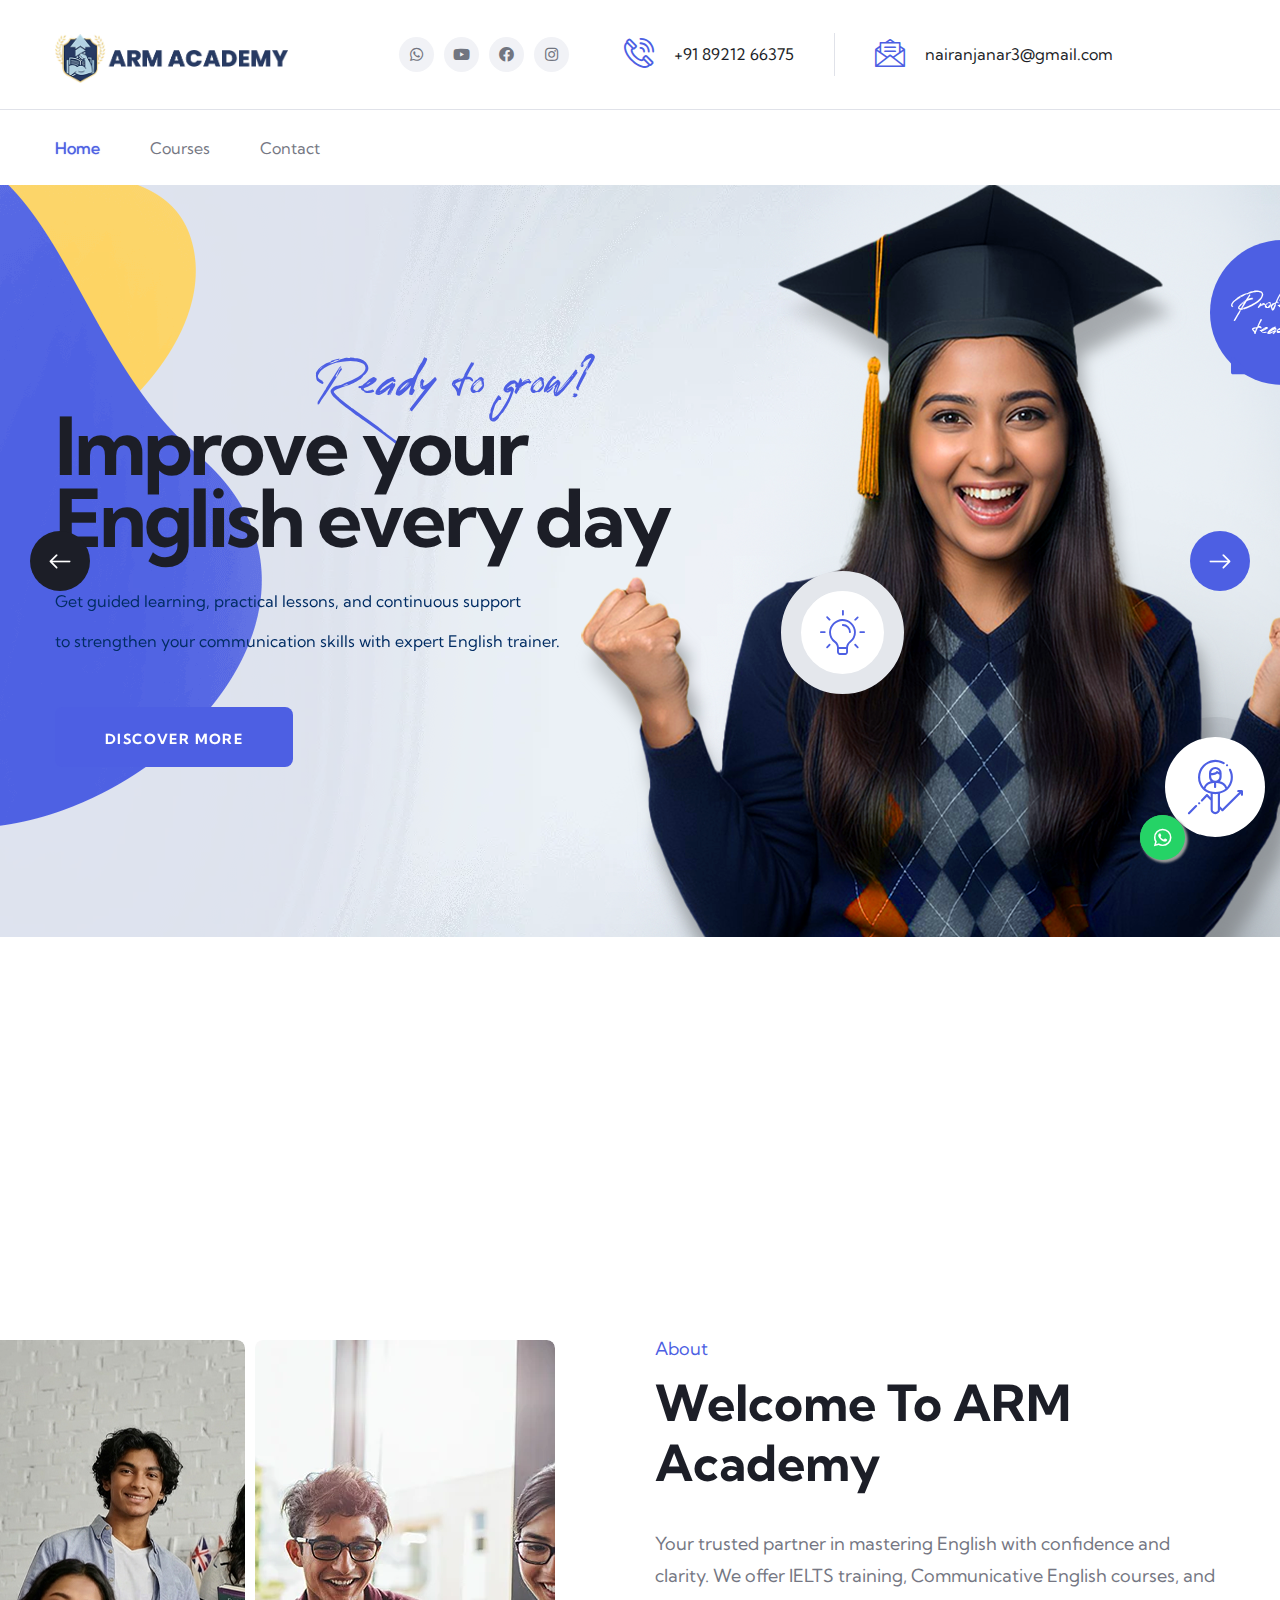
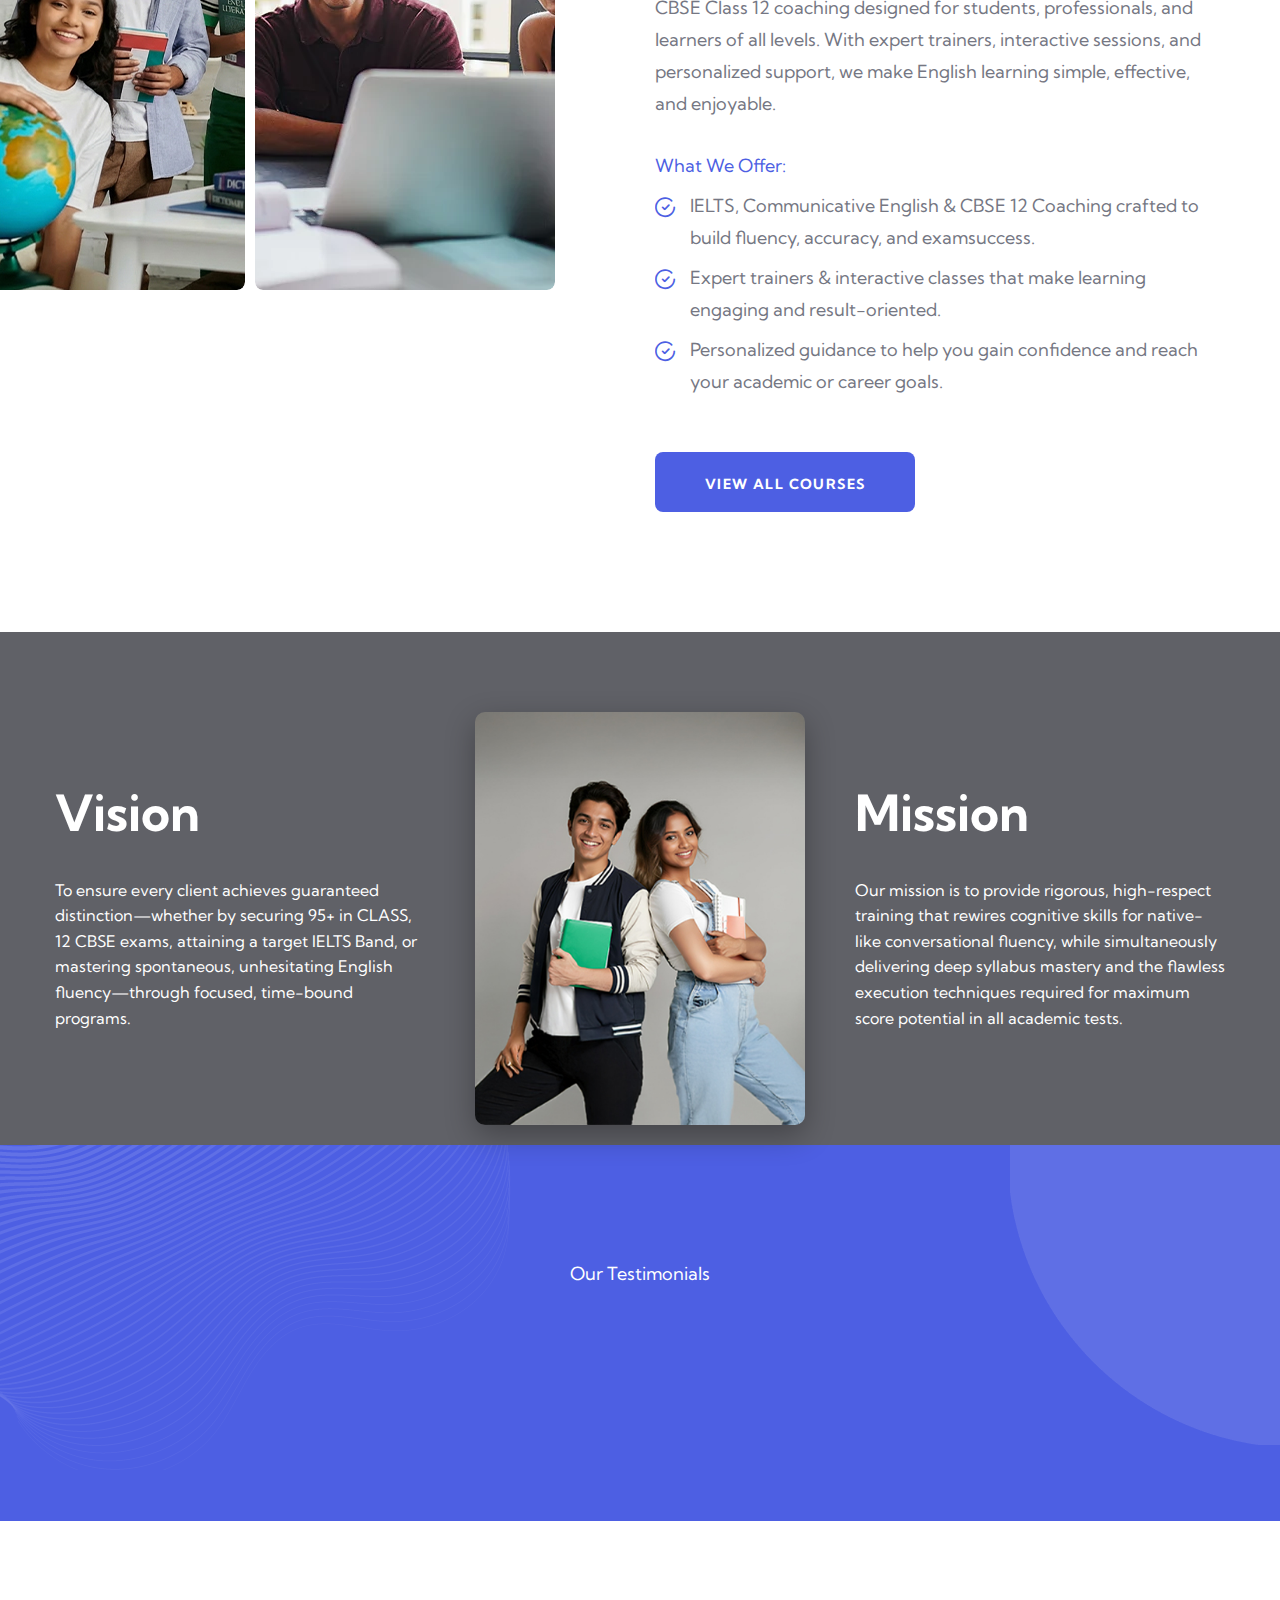
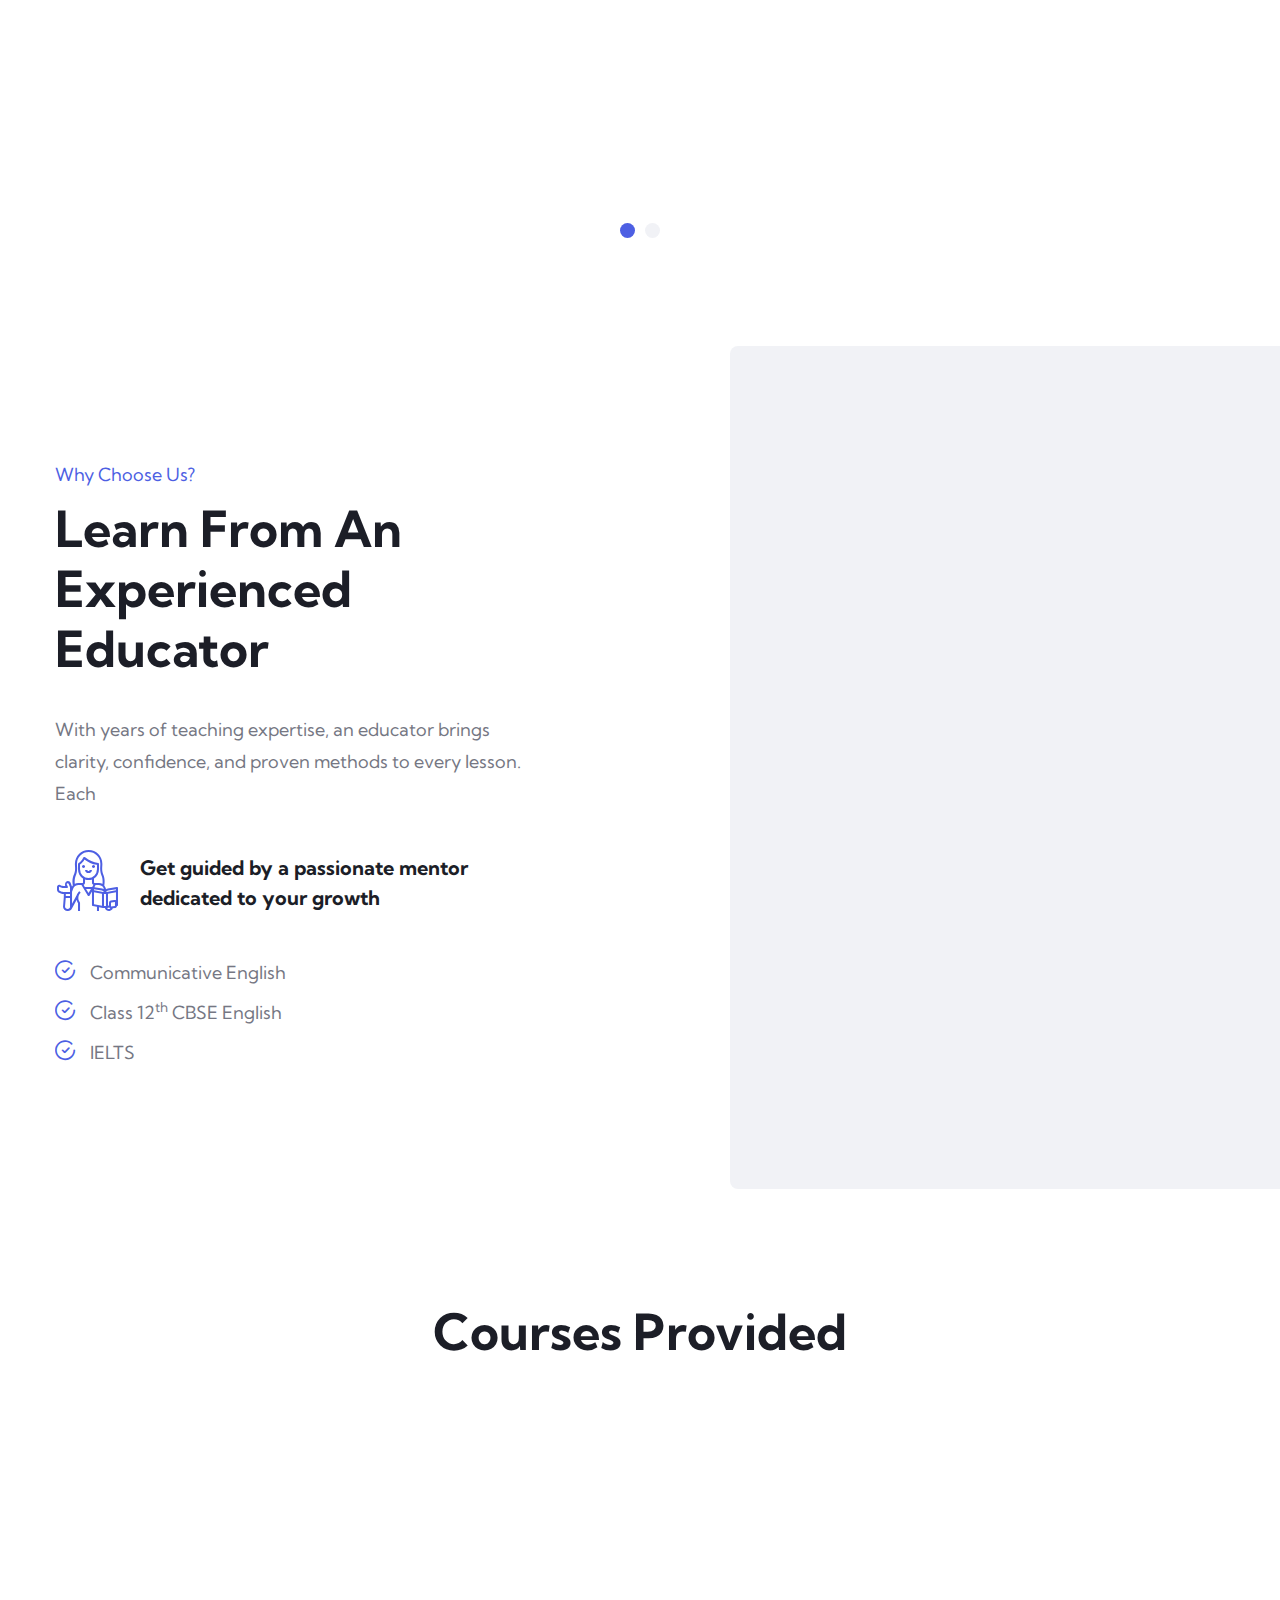
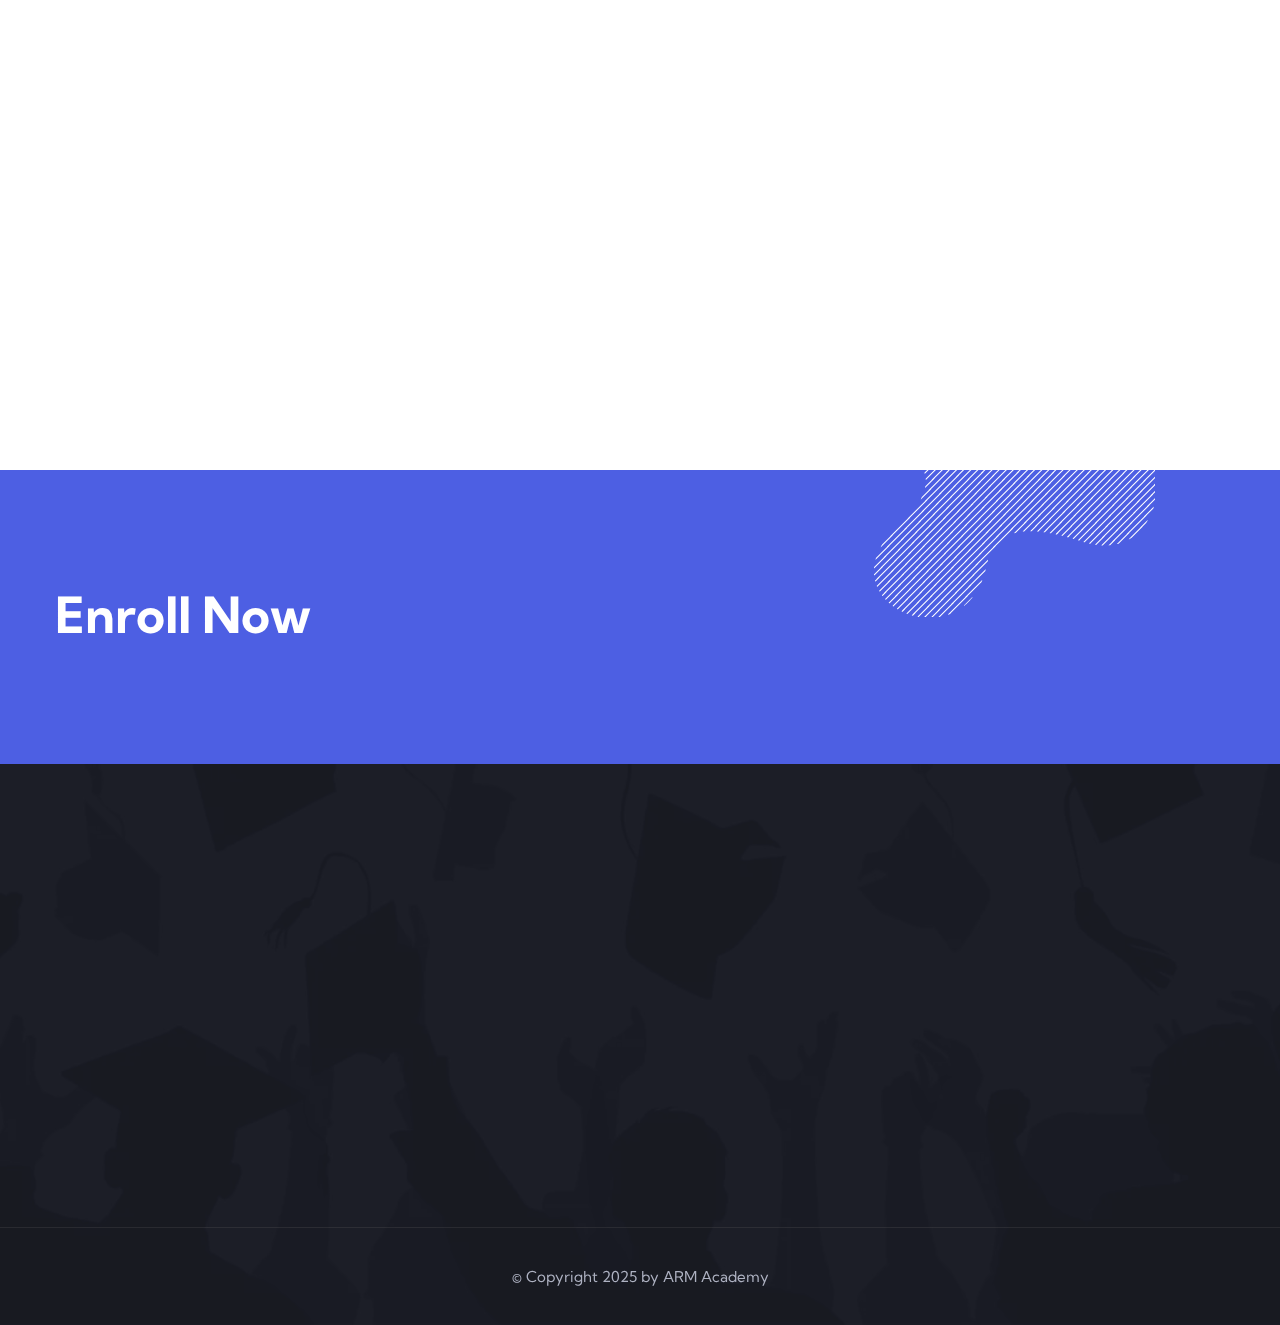
<file: index.html>
<!DOCTYPE html>
<html lang="en">

<head>
    <meta charset="UTF-8" />
    <meta name="viewport" content="width=device-width, initial-scale=1.0" />
    <title>ARM Academy</title>
    <!-- favicons Icons -->
    <link rel="apple-touch-icon" sizes="180x180" href="assets/images/resources/logo.png" />
    <link rel="icon" type="image/png" sizes="32x32" href="assets/images/resources/logo.png" />
    <link rel="icon" type="image/png" sizes="16x16" href="assets/images/resources/logo.png" />
    <link rel="shortcut icon" href="assets/images/resources/logo-old.png" />
    <meta name="description" content="ARM Academy" />

    <!-- fonts -->
    <link rel="preconnect" href="https://fonts.gstatic.com">
    <link href="https://fonts.googleapis.com/css2?family=Kumbh+Sans:wght@300;400;700&display=swap" rel="stylesheet">

    <link rel="stylesheet" href="assets/vendors/bootstrap/css/bootstrap.min.css" />
    <link rel="stylesheet" href="assets/vendors/animate/animate.min.css" />
    <link rel="stylesheet" href="assets/vendors/animate/custom-animate.css" />
    <link rel="stylesheet" href="assets/vendors/fontawesome/css/all.min.css" />
    <link rel="stylesheet" href="assets/vendors/jarallax/jarallax.css" />
    <link rel="stylesheet" href="assets/vendors/jquery-magnific-popup/jquery.magnific-popup.css" />
    <link rel="stylesheet" href="assets/vendors/nouislider/nouislider.min.css" />
    <link rel="stylesheet" href="assets/vendors/nouislider/nouislider.pips.css" />
    <link rel="stylesheet" href="assets/vendors/odometer/odometer.min.css" />           
    <link rel="stylesheet" href="assets/vendors/swiper/swiper.min.css" />
    <link rel="stylesheet" href="assets/vendors/icomoon-icons/style.css">
    <link rel="stylesheet" href="assets/vendors/tiny-slider/tiny-slider.min.css" />
    <link rel="stylesheet" href="assets/vendors/reey-font/stylesheet.css" />
    <link rel="stylesheet" href="assets/vendors/owl-carousel/owl.carousel.min.css" />
    <link rel="stylesheet" href="assets/vendors/owl-carousel/owl.theme.default.min.css" />
    <link rel="stylesheet" href="assets/vendors/twentytwenty/twentytwenty.css" />

    <!-- template styles -->
    <link rel="stylesheet" href="assets/css/zilom.css" />
    <link rel="stylesheet" href="assets/css/zilom-responsive.css" />
    <link rel="stylesheet" href="assets/css/custom.css" />
</head>

<body>

    <div class="preloader">
        <img class="preloader__image" width="60" src="assets/images/loader.png" alt="" />
    </div>

    <!-- /.preloader -->
    <div class="page-wrapper">

        <header class="main-header main-header--one  clearfix">
            <div class="main-header--one__top clearfix">
                <div class="container">
                    <div class="main-header--one__top-inner clearfix">
                        <div class="main-header--one__top-left">
                            <div class="main-header--one__top-logo">
                                <a href="index.html">
                                    <img src="assets/images/resources/logo.png" alt="">
                                </a>
                            </div>
                        </div>

                        <div class="main-header--one__top-right clearfix">
                            <ul class="main-header--one__top-social-link list-unstyled clearfix">
                                <li><a href="tel:+919048304124"><i class="fab fa-whatsapp"></i></a></li>
                                <li><a href="https://youtube.com/@anjananair100?si=TwJfuxjrwnTcXqhS" target="_blank"><i class="fab fa-youtube"></i></a></li>
                                <li><a href="https://www.facebook.com/share/1ATyR9vK6q/" target="_blank"><i class="fab fa-facebook"></i></a></li>
                                <li><a href="https://www.instagram.com/_armacademy_?igsh=MWtwb2h5bWloZnJscw==" target="_blank"><i class="fab fa-instagram"></i></a></li>
                            </ul>

                            <div class="main-header--one__top-contact-info clearfix">
                                <ul class="main-header--one__top-contact-info-list list-unstyled">
                                    <li class="main-header--one__top-contact-info-list-item">
                                        <div class="icon">
                                            <span class="icon-phone-call-1"></span>
                                        </div>
                                        <div class="text">
                                            <!-- <h6>Call Agent</h6> -->
                                            <p><a href="tel:+918921266375">+91 89212 66375</a></p>
                                        </div>
                                    </li>
                                    <li class="main-header--one__top-contact-info-list-item">
                                        <div class="icon">
                                            <span class="icon-message"></span>
                                        </div>
                                        <div class="text">
                                            <!-- <h6>Call Agent</h6> -->
                                            <p><a href="mailto:nairanjanar3@gmail.com">nairanjanar3@gmail.com</a></p>
                                        </div>
                                    </li>
                                </ul>
                            </div>

                        </div>
                    </div>
                </div>
            </div>


            <div class="main-header-one__bottom clearfix">
                <div class="container">
                    <div class="main-header-one__bottom-inner clearfix">
                        <nav class="main-menu main-menu--1">
                            <div class="main-menu__inner">
                                <a href="#" class="mobile-nav__toggler"><i class="fa fa-bars"></i></a>

                                <div class="left">
                                    <ul class="main-menu__list">
                                        <li class="dropdown current">
                                            <a href="index.html">Home</a>
                                        </li>
                                        <li class="dropdown">
                                            <a href="courses.html">Courses</a>
                                        </li>
                                        <li><a href="contact.html">Contact</a></li>
                                    </ul>
                                </div>

                                <!-- <div class="right">
                                    <div class="main-menu__right">
                                        <div class="main-menu__right-login-register">
                                            <ul class="list-unstyled">
                                                <li><a href="#">Login</a></li>
                                                <li><a href="#">Register</a></li>
                                            </ul>
                                        </div>
                                        <div class="main-menu__right-cart-search">
                                            <div class="main-menu__right-cart-box">
                                                <a href="#"><span class="icon-shopping-cart"></span></a>
                                            </div>
                                            <div class="main-menu__right-search-box">
                                                <a href="#" class="thm-btn search-toggler">Search</a>
                                            </div>
                                        </div>
                                    </div>
                                </div> -->

                            </div>
                        </nav>

                    </div>
                </div>
            </div>

        </header>


        <div class="stricky-header stricked-menu main-menu">
            <div class="sticky-header__content">

            </div><!-- /.sticky-header__content -->
        </div><!-- /.stricky-header -->


        <section class="main-slider main-slider-one">
            <div class="swiper-container thm-swiper__slider" data-swiper-options='{"slidesPerView": 1, "loop": true, "effect": "fade", "pagination": {
        "el": "#main-slider-pagination",
        "type": "bullets",
        "clickable": true
        },
        "navigation": {
        "nextEl": "#main-slider__swiper-button-next",
        "prevEl": "#main-slider__swiper-button-prev"
        },
        "autoplay": {
        "delay": 7000
        }}'>

                <div class="swiper-wrapper">
                    <!--Start Single Swiper Slide-->
                    <div class="swiper-slide">
                        <div class="shape1"><img src="assets/images/shapes/slider-v1-shape1.png" alt="" /></div>
                        <div class="shape2"><img src="assets/images/shapes/slider-v1-shape2.png" alt="" /></div>
                        <div class="image-layer"
                            style="background-image: url(assets/images/backgrounds/main-slider-v1-1.jpg);"></div>
                        <!-- /.image-layer -->
                        <div class="container">
                            <div class="main-slider__content">
                                <div class="main-slider__content-icon-one">
                                    <span class="icon-lamp"></span>
                                </div>
                                <div class="main-slider__content-icon-two">
                                    <span class="icon-human-resources"></span>
                                </div>
                                <div class="main-slider-one__round-box">
                                    <div class="main-slider-one__round-box-inner">
                                        <p>Professional <br>teachers</p>
                                        <div class="icon">
                                            <i class="fas fa-sort-up"></i>
                                        </div>
                                    </div>
                                </div>
                                <div class="main-slider__content-tagline">
                                    <h2>Ready to grow?</h2>
                                </div>
                                <h2 class="main-slider__content-title">Improve your<br>English every day</h2>
                                <p class="main-slider__content-text">Get guided learning, practical lessons, and continuous support
                                    <br>to strengthen your communication skills with expert English trainer.</p>
                                <div class="main-slider__content-btn">
                                    <a href="#" class="thm-btn">Discover more</a>
                                </div>
                                <div class="main-slider-one__img">
                                    <img src="assets/images/backgrounds/main-slider-v1-img.png" alt="" />
                                </div>
                            </div>
                        </div>
                    </div>
                    <!--End Single Swiper Slide-->

                    <!--Start Single Swiper Slide-->
                    <div class="swiper-slide">
                        <div class="shape1"><img src="assets/images/shapes/slider-v1-shape1.png" alt="" /></div>
                        <div class="shape2"><img src="assets/images/shapes/slider-v1-shape2.png" alt="" /></div>
                        <div class="image-layer"
                            style="background-image: url(assets/images/backgrounds/main-slider-v1-1.jpg);"></div>
                        <!-- /.image-layer -->
                        <div class="container">
                            <div class="main-slider__content">
                                <div class="main-slider__content-icon-one">
                                    <span class="icon-lamp"></span>
                                </div>
                                <div class="main-slider__content-icon-two">
                                    <span class="icon-human-resources"></span>
                                </div>
                                <div class="main-slider-one__round-box">
                                    <div class="main-slider-one__round-box-inner">
                                        <p>Professional <br>teachers</p>
                                        <div class="icon">
                                            <i class="fas fa-sort-up"></i>
                                        </div>
                                    </div>
                                </div>
                                <div class="main-slider__content-tagline">
                                    <h2>Ready to grow?</h2>
                                </div>
                                <h2 class="main-slider__content-title">Improve your<br>English every day</h2>
                                <p class="main-slider__content-text">Get guided learning, practical lessons, and continuous support
                                    <br>to strengthen your communication skills with expert English trainer.</p>
                                <div class="main-slider__content-btn">
                                    <a href="#" class="thm-btn">Discover more</a>
                                </div>
                                <div class="main-slider-one__img">
                                    <img src="assets/images/backgrounds/main-slider-v1-img.png" alt="" />
                                </div>
                            </div>
                        </div>
                    </div>
                    <!--End Single Swiper Slide-->

                    <!--Start Single Swiper Slide-->
                    <div class="swiper-slide">
                        <div class="shape1"><img src="assets/images/shapes/slider-v1-shape1.png" alt="" /></div>
                        <div class="shape2"><img src="assets/images/shapes/slider-v1-shape2.png" alt="" /></div>
                        <div class="image-layer"
                            style="background-image: url(assets/images/backgrounds/main-slider-v1-1.jpg);"></div>
                        <!-- /.image-layer -->
                        <div class="container">
                            <div class="main-slider__content">
                                <div class="main-slider__content-icon-one">
                                    <span class="icon-lamp"></span>
                                </div>
                                <div class="main-slider__content-icon-two">
                                    <span class="icon-human-resources"></span>
                                </div>
                                <div class="main-slider-one__round-box">
                                    <div class="main-slider-one__round-box-inner">
                                        <p>Professional <br>teachers</p>
                                        <div class="icon">
                                            <i class="fas fa-sort-up"></i>
                                        </div>
                                    </div>
                                </div>
                                <div class="main-slider__content-tagline">
                                    <h2>Ready to grow?</h2>
                                </div>
                                <h2 class="main-slider__content-title">Improve your<br>English every day</h2>
                                <p class="main-slider__content-text">Get guided learning, practical lessons, and continuous support
                                    <br>to strengthen your communication skills with expert English trainer.</p>
                                <div class="main-slider__content-btn">
                                    <a href="#" class="thm-btn">Discover more</a>
                                </div>
                                <div class="main-slider-one__img">
                                    <img src="assets/images/backgrounds/main-slider-v1-img.png" alt="" />
                                </div>
                            </div>
                        </div>
                    </div>
                    <!--End Single Swiper Slide-->
                </div>

                <!-- If we need navigation buttons -->
                <div class="swiper-pagination" id="main-slider-pagination"></div>
                <div class="main-slider__nav">
                    <div class="swiper-button-prev" id="main-slider__swiper-button-next">
                        <span class="icon-left"></span>
                    </div>
                    <div class="swiper-button-next" id="main-slider__swiper-button-prev">
                        <span class="icon-right"></span>
                    </div>
                </div>

            </div>
        </section>








        <!--Features One Start-->
        <section class="features-one">
            <div class="container">
                <div class="row">
                    <!--Start Single Features One-->
                    <div class="col-xl-4 col-lg-4 wow fadeInUp" data-wow-delay="0ms" data-wow-duration="1500ms">
                        <div class="features-one__single">
                            <div class="features-one__single-icon">
                                <span class="icon-resource">
                                    <img src="assets/images/about/skills.png" alt="trainer" width="90">
                                </span>
                            </div>
                            <div class="features-one__single-text">
                                <h4><a href="#">Improve Skills</a></h4>
                                <!-- <p>with unlimited courses</p> -->
                            </div>
                        </div>
                    </div>
                    <!--End Single Features One-->

                    <!--Start Single Features One-->
                    <div class="col-xl-4 col-lg-4 wow fadeInUp" data-wow-delay="200ms" data-wow-duration="1500ms">
                        <div class="features-one__single">
                            <div class="features-one__single-icon">
                                <span class="icon-resource">
                                    <img src="assets/images/about/trainer.png" alt="trainer" width="90">
                                </span>
                            </div>
                            <div class="features-one__single-text">
                                <h4><a href="#">Expert Trainer</a></h4>
                            </div>
                        </div>
                    </div>
                    <!--End Single Features One-->

                    <!--Start Single Features One-->
                    <div class="col-xl-4 col-lg-4 wow fadeInUp" data-wow-delay="400ms" data-wow-duration="1500ms">
                        <div class="features-one__single">
                            <div class="features-one__single-icon">
                                <span class="icon-resource">
                                    <img src="assets/images/about/guidance.png" alt="trainer" width="90">
                                </span>
                            </div>
                            <div class="features-one__single-text">
                                <h4><a href="#">Personilized Guidance</a></h4>
                            </div>
                        </div>
                    </div>
                    <!--End Single Features One-->
                </div>
            </div>
        </section>
        <!--Features One End-->



        <!--About One Start-->
        <section class="about-one clearfix">
            <div class="container">
                <div class="row">
                    <!-- Start About One Left-->
                    <div class="col-xl-6">
                        <div class="about-one__left">
                            <ul class="about-one__left-img-box list-unstyled clearfix">
                                <li class="about-one__left-single">
                                    <div class="about-one__left-img1">
                                        <img src="assets/images/about/about-v1-img.jpg" alt="" />
                                    </div>
                                </li>
                                <li class="about-one__left-single">
                                    <div class="about-one__left-img2">
                                        <img src="assets/images/about/about-v1-img2.jpg" alt="" />
                                    </div>
                                </li>
                            </ul>
                            <!-- <div class="about-one__left-overlay">
                                <div class="icon">
                                    <span class="icon-relationship"></span>
                                </div>
                                <div class="title">
                                    <h6>Trusted by<br><span class="odometer" data-count="8800">00</span> customers</h6>
                                </div>
                            </div> -->
                        </div>
                    </div>
                    <!-- End About One Left-->


                    <!-- Start About One Right-->
                    <div class="col-xl-6">
                        <div class="about-one__right">
                            <div class="section-title">
                                <span class="section-title__tagline">About</span>
                                <h2 class="section-title__title">Welcome to ARM Academy</h2>
                            </div>
                            <div class="about-one__right-inner">
                                <p class="about-one__right-text">Your trusted partner in mastering English with confidence and clarity. We offer IELTS training, Communicative English courses, and CBSE Class 12 coaching designed for
students, professionals, and learners of all levels. With expert trainers, interactive sessions, and
personalized support, we make English learning simple, effective, and enjoyable.</p>
                            <div class="section-title custom-about-title">
                                <span class="section-title__tagline">What We Offer:</span>
                            </div>
                                <ul class="about-one__right-list list-unstyled">
                                    <li class="about-one__right-list-item">
                                        <div class="icon">
                                            <span class="icon-confirmation"></span>
                                        </div>
                                        <div class="text">
                                            <p>IELTS, Communicative English & CBSE 12 Coaching crafted to build fluency, accuracy, and examsuccess.</p>
                                        </div>
                                    </li>

                                    <li class="about-one__right-list-item">
                                        <div class="icon">
                                            <span class="icon-confirmation"></span>
                                        </div>
                                        <div class="text">
                                            <p>Expert trainers & interactive classes that make learning engaging and result-oriented.</p>
                                        </div>
                                    </li>

                                    <li class="about-one__right-list-item">
                                        <div class="icon">
                                            <span class="icon-confirmation"></span>
                                        </div>
                                        <div class="text">
                                            <p>Personalized guidance to help you gain confidence and reach your academic or career goals.</p>
                                        </div>
                                    </li>
                                </ul>

                                <div class="about-one__btn">
                                    <a href="courses.html" class="thm-btn">view all courses</a>
                                </div>
                            </div>
                        </div>
                    </div>
                    <!-- End About One Right-->
                </div>
            </div>
        </section>
        <!--About One End-->


        <!--Registration One Start-->
        <section class="registration-one jarallax" data-jarallax="" data-speed="0.2" data-imgposition="50% 0%">
            <div class="registration-one__bg" style="background-image: url(assets/images/resources/registration-one-bg.jpg);"></div>
            <div class="container">
                <div class="row align-items-center">
                    <!--Start Vision Column-->
                    <div class="col-xl-4 col-lg-4">
                        <div class="vision-mission-column">
                            <div class="section-title">
                                <h2 class="section-title__title">Vision</h2>
                            </div>
                            <p class="vision-mission-text">To ensure every client achieves guaranteed distinction—whether by securing 95+ in CLASS, 12 CBSE exams, attaining a target IELTS Band, or mastering spontaneous, unhesitating English fluency—through focused, time-bound programs.</p>
                        </div>
                    </div>
                    <!--End Vision Column-->

                    <!--Start Image Column-->
                    <div class="col-xl-4 col-lg-4">
                        <div class="vision-mission-image">
                            <img src="assets/images/resources/vision.jpg" alt="Vision Mission" />
                        </div>
                    </div>
                    <!--End Image Column-->

                    <!--Start Mission Column-->
                    <div class="col-xl-4 col-lg-4">
                        <div class="vision-mission-column">
                            <div class="section-title">
                                <h2 class="section-title__title">Mission</h2>
                            </div>
                            <p class="vision-mission-text">Our mission is to provide rigorous, high-respect training that rewires cognitive skills for native-like conversational fluency, while simultaneously delivering deep syllabus mastery and the flawless execution techniques required for maximum score potential in all academic tests.</p>
                        </div>
                    </div>
                    <!--End Mission Column-->
                </div>
            </div>
        </section>
        <!--Registration One End-->


        <!--Testimonials One Start-->
        <section class="testimonials-one clearfix">
            <div class="auto-container">
                <div class="section-title text-center">
                    <span class="section-title__tagline">Our Testimonials</span>
                </div>
                <div class="row">
                    <div class="col-xl-12">
                        <div class="testimonials-one__wrapper">
                            <div class="testimonials-one__pattern"><img
                                    src="assets/images/pattern/testimonials-one-left-pattern.png" alt="" /></div>
                            <div class="shape1"><img src="assets/images/shapes/thm-shape3.png" alt="" /></div>
                            <div class="row">
                                <div class="col-xl-12">
                                    <div class="testimonials-one__carousel owl-carousel owl-theme owl-dot-type1">
                                        <!--Start Single Testimonials One -->
                                        <div class="testimonials-one__single wow fadeInUp" data-wow-delay="0ms"
                                            data-wow-duration="1500ms">
                                            <div class="testimonials-one__single-inner">
                                                <h4 class="testimonials-one__single-title">Communicative English class</h4>
                                                <p class="testimonials-one__single-text">The Communicative English class was honestly excellent. The lessons were clear and super easy to follow. Theteacher explained every concept with patience and made the sessions fun and interactive. I gained a
lot of confidence in speaking, especially in real-life situations. The practice activities, feedback, and
supportive environment really helped me improve quickly. I genuinely recommend this class to
anyone who wants to speak English fluently and confidently.</p>
                                                <div class="testimonials-one__single-client-info">
                                                    <div class="testimonials-one__single-client-info-img">
                                                        <img src="assets/images/testimonial/testimonials-v1-client-info-img1.png"
                                                            alt="" />
                                                    </div>
                                                    <div class="testimonials-one__single-client-info-text">
                                                        <h5>N B Roshin</h5>
                                                        <p>Kottayam</p>
                                                    </div>
                                                </div>
                                            </div>
                                        </div>
                                        <!--End Single Testimonials One -->

                                        <!--Start Single Testimonials One -->
                                        <div class="testimonials-one__single wow fadeInUp" data-wow-delay="100ms"
                                            data-wow-duration="1500ms">
                                            <div class="testimonials-one__single-inner">
                                                <h4 class="testimonials-one__single-title">IELTS Coaching</h4>
                                                <p class="testimonials-one__single-text">I had a wonderful experience learning IELTS with Anjana Ma’am. Her teaching style is clear, patient, and supportive. I gained confidence and achieved my target score. I highly recommend her to anyonepreparing for IELTS.</p>
                                                <div class="testimonials-one__single-client-info">
                                                    <div class="testimonials-one__single-client-info-img">
                                                        <img src="assets/images/testimonial/testimonials-v1-client-info-img2.png"
                                                            alt="" />
                                                    </div>
                                                    <div class="testimonials-one__single-client-info-text">
                                                        <h5>Mayoora Murali</h5>
                                                        <p>Trivandrum</p>
                                                    </div>
                                                </div>
                                            </div>
                                        </div>
                                        <!--End Single Testimonials One -->

                                        <!--Start Single Testimonials One -->
                                        <div class="testimonials-one__single wow fadeInUp" data-wow-delay="200ms"
                                            data-wow-duration="1500ms">
                                            <div class="testimonials-one__single-inner">
                                                <h4 class="testimonials-one__single-title">IELTS Coaching</h4>
                                                <p class="testimonials-one__single-text">I had the privilege of being mentored by Anjana mam 6 months back and honestly speaking i had a
beautiful experience with her . Her fluency, vocabulary and articulation are inspiring. I learned
coutless new words from her class itself as she made sure we had live conversations amongst
students and she made sure we use it confidently. Her style of teaching was surely engaging and
never once did I felt bored in class. As someone usually shy to ask doubts , her friendly and
welcoming nature made me so comfortable asking doubts without even thinking twice . After her class i started improving my vocabulary which ultimately helped me in my speaking test for
ielts. Overall i had a wonderful experience.</p>
                                                <div class="testimonials-one__single-client-info">
                                                    <div class="testimonials-one__single-client-info-img">
                                                        <img src="assets/images/testimonial/testimonials-v1-client-info-img3.png"
                                                            alt="" />
                                                    </div>
                                                    <div class="testimonials-one__single-client-info-text">
                                                        <h5>Dr Pavithra santhosh</h5>
                                                        <p>Trivandrum</p>
                                                    </div>
                                                </div>
                                            </div>
                                        </div>
                                        <!--End Single Testimonials One -->
                                        <!--Start Single Testimonials One -->
                                        <div class="testimonials-one__single wow fadeInUp" data-wow-delay="0ms"
                                            data-wow-duration="1500ms">
                                            <div class="testimonials-one__single-inner">
                                                <h4 class="testimonials-one__single-title">Communicative English class</h4>
                                                <p class="testimonials-one__single-text">The Communicative English class by Anjana Ma'am was truly excellent. It significantly helped me to improve
my vocabulary, grammar, and overall quality of speaking. She not only explained the grammar thoroughly and conducted tests, but also provided topics that
directly improved my speaking skills. I even started reading the English newspaper after her class!
Ma'am skillfully explained the difficult words, synonyms, and idioms connected to the news. Her
classes were consistently interesting, helping me immensely to improve my speaking skills and
confidence.
I highly recommend her class to anyone who wants to speak English fluently and confidently."</p>
                                                <div class="testimonials-one__single-client-info">
                                                    <div class="testimonials-one__single-client-info-img">
                                                        <img src="assets/images/testimonial/testimonials-v1-client-info-img1.png"
                                                            alt="" />
                                                    </div>
                                                    <div class="testimonials-one__single-client-info-text">
                                                        <h5>Shefin</h5>
                                                        <p>SaudiArabia</p>
                                                    </div>
                                                </div>
                                            </div>
                                        </div>
                                    </div>
                                </div>
                            </div>
                        </div>
                    </div>
                </div>
            </div>
        </section>
        <!--Testimonials One End-->


        <!--Why Choose One Start-->
        <section class="why-choose-one">
            <div class="container">
                <div class="row">
                    <!--Start Why Choose One Left-->
                    <div class="col-xl-6 col-lg-6">
                        <div class="why-choose-one__left">
                            <div class="section-title">
                                <span class="section-title__tagline">Why Choose Us?</span>
                                <h2 class="section-title__title">Learn From an Experienced Educator</h2>
                            </div>
                            <p class="why-choose-one__left-text">With years of teaching expertise, an
educator brings clarity, confidence, and
proven methods to every lesson. Each</p>
                            <div class="why-choose-one__left-learning-box">
                                <div class="icon">
                                    <span class="icon-teacher"></span>
                                </div>
                                <div class="text">
                                    <h4>Get guided by a passionate mentor<br>
dedicated to your growth</h4>
                                </div>
                            </div>
                            <div class="why-choose-one__left-list">
                                <ul class="list-unstyled">
                                    <li class="why-choose-one__left-list-single">
                                        <div class="icon">
                                            <span class="icon-confirmation"></span>
                                        </div>
                                        <div class="text">
                                            <p>Communicative English</p>
                                        </div>
                                    </li>

                                    <li class="why-choose-one__left-list-single">
                                        <div class="icon">
                                            <span class="icon-confirmation"></span>
                                        </div>
                                        <div class="text">
                                            <p>Class 12<sup>th</sup> CBSE English</p>
                                        </div>
                                    </li>

                                    <li class="why-choose-one__left-list-single">
                                        <div class="icon">
                                            <span class="icon-confirmation"></span>
                                        </div>
                                        <div class="text">
                                            <p>IELTS</p>
                                        </div>
                                    </li>
                                </ul>
                            </div>
                        </div>
                    </div>
                    <!--End Why Choose One Left-->

                    <!--Start Why Choose One Right-->
                    <div class="col-xl-6 col-lg-6">
                        <div class="why-choose-one__right wow slideInRight animated clearfix" data-wow-delay="0ms"
                            data-wow-duration="1500ms">
                            <div class="why-choose-one__right-img clearfix">
                                <img src="assets/images/resources/anjana.jpg" alt="" />
                                <div class="why-choose-one__right-img-overlay">
                                    <p>Anjana R Nair <br>Founder | Lead Educator</p>
                                </div>
                            </div>
                        </div>
                    </div>
                    <!--End Why Choose One Right-->

                </div>
            </div>
        </section>
        <!--Why Choose One End-->



        <!--Blog One Start-->
        <section class="blog-one">
            <div class="container">
                <div class="section-title text-center">
                    <h2 class="section-title__title">Courses Provided</h2>
                </div>
                <div class="row">
                    <!--Start Single Blog One-->
                    <div class="col-xl-4 col-lg-4 wow fadeInLeft" data-wow-delay="0ms" data-wow-duration="1500ms">
                        <div class="blog-one__single">
                            <div class="blog-one__single-img">
                                <img src="assets/images/blog/blog-v1-img1.jpg" alt="" />
                            </div>
                            <div class="blog-one__single-content">
                                <!-- <div class="blog-one__single-content-overlay-mata-info">
                                    <ul class="list-unstyled">
                                        <li><a href="#"><span class="icon-clock"></span>20 June</a></li>
                                        <li><a href="#"><span class="icon-user"></span>Admin </a></li>
                                        <li><a href="#"><span class="icon-chat"></span> Comments</a></li>
                                    </ul>
                                </div> -->
                                <h2 class="blog-one__single-content-title"><a href="courses.html#comm-english">Communicative English</a></h2>
                                <p class="blog-one__single-content-text">This course retrains your mind to skip translation and think directly in English through twenty intensive, targeted, focused classes.</p>
                            </div>
                        </div>
                    </div>
                    <!--End Single Blog One-->

                    <!--Start Single Blog One-->
                    <div class="col-xl-4 col-lg-4 wow fadeInLeft" data-wow-delay="300ms" data-wow-duration="1500ms">
                        <div class="blog-one__single">
                            <div class="blog-one__single-img">
                                <img src="assets/images/blog/blog-v1-img2.jpg" alt="" />
                            </div>
                            <div class="blog-one__single-content">
                                <h2 class="blog-one__single-content-title"><a href="news-details.html">Class 12<sup>th</sup> CBSE English</a></h2>
                                <p class="blog-one__single-content-text">This program is the essential roadmap for securing distinction in the board examination through
focused practice and time management.</p>
                            </div>
                        </div>
                    </div>
                    <!--End Single Blog One-->

                    <!--Start Single Blog One-->
                    <div class="col-xl-4 col-lg-4 wow fadeInLeft" data-wow-delay="600ms" data-wow-duration="1500ms">
                        <div class="blog-one__single">
                            <div class="blog-one__single-img">
                                <img src="assets/images/blog/blog-v1-img3.jpg" alt="" />
                            </div>
                            <div class="blog-one__single-content">
                                <h2 class="blog-one__single-content-title"><a href="news-details.html">IELTS</a></h2>
                                <p class="blog-one__single-content-text">This short, intensive course is crafted to deliver rapid, measurable improvement across all four essential IELTS skills for success.</p>
                            </div>
                        </div>
                    </div>
                    <!--End Single Blog One-->
                </div>
            </div>
        </section>
        <!--Blog One End-->

        <!--Start Newsletter One-->
        <section class="newsletter-one">
            <div class="container">
                <div class="row">
                    <!--Start Newsletter One Left-->
                    <div class="col-xl-6 col-lg-6">
                        <div class="newsletter-one__left">
                            <div class="section-title">
                                <h2 class="section-title__title">Enroll Now</h2>
                            </div>
                        </div>
                    </div>
                    <!--End Newsletter One Left-->

                    <!--Start Newsletter One Right-->
                    <div class="col-xl-6 col-lg-6">
                        <div class="newsletter-one__right">
                            <div class="shape1 zoom-fade"><img src="assets/images/shapes/thm-shape2.png" alt="" /></div>
                            <div class="shape2 wow slideInRight" data-wow-delay="100ms" data-wow-duration="2500ms"><img
                                    src="assets/images/shapes/thm-shape3.png" alt="" /></div>
                            <div class="newsletter-form wow slideInDown" data-wow-delay="100ms"
                                data-wow-duration="1500ms">
                                <form action="contact.html">
                                    <input type="text" name="email" placeholder="Enter your email">
                                    <button type="submit"><span class="icon-paper-plane"></span></button>
                                </form>
                                <!-- <div class="newsletter-one__right-checkbox">
                                    <input type="checkbox" name="agree " id="agree" checked>
                                    <label for="agree"><span></span>I agree to all terms and policies of the
                                        company</label>
                                </div> -->
                            </div>
                        </div>
                    </div>
                    <!--End Newsletter One Right-->
                </div>
            </div>
        </section>
        <!--End Newsletter One-->




        <!--Start Footer One-->
        <footer class="footer-one">
            <div class="footer-one__bg" style="background-image: url(assets/images/backgrounds/footer-v1-bg.jpg);">
            </div><!-- /.footer-one__bg -->
            <div class="footer-one__top">
                <div class="container">
                    <div class="row">
                        <!--Start Footer Widget Column-->
                        <div class="col-xl-2 col-lg-4 col-md-4 wow animated fadeInUp" data-wow-delay="0.1s">
                            <div class="footer-widget__column footer-widget__about">
                                <div class="footer-widget__about-logo">
                                    <a href="index.html">
                                        <img src="assets/images/resources/circle-logo.png" alt="">
                                    </a>
                                </div>
                            </div>
                        </div>
                        <!--End Footer Widget Column-->

                        <!--Start Footer Widget Column-->
                        <div class="col-xl-2 col-lg-4 col-md-4 wow animated fadeInUp" data-wow-delay="0.5s">
                            <div class="footer-widget__column footer-widget__links">
                                <h3 class="footer-widget__title">Links</h3>
                                <ul class="footer-widget__links-list list-unstyled">
                                    <li><a href="index.html">Home</a></li>
                                    <li><a href="cbse.html">CBSE</a></li>
                                    <li><a href="ielts.html">IELTS</a></li>
                                    <li><a href="communicative-english.html">Comm. English</a></li>
                                    <li><a href="contact.html">Contact</a></li>
                                </ul>
                            </div>
                        </div>
                        <!--End Footer Widget Column-->

                        <!--Start Footer Widget Column-->
                        <div class="col-xl-2 col-lg-4 col-md-4 wow animated fadeInUp" data-wow-delay="0.3s">
                            <div class="footer-widget__column footer-widget__courses">
                                <h3 class="footer-widget__title">Courses</h3>
                                <ul class="footer-widget__courses-list list-unstyled">
                                    <li><a href="cbse.html">Class 12<sup>th</sup> CBSE English</a></li>
                                    <li><a href="communicative-english.html">Communicative English</a></li>
                                    <li><a href="ielts.html">IELTS Coaching</a></li>
                                    <!-- <li><a href="#">Software Development</a></li>
                                    <li><a href="#">Business English</a></li> -->
                                </ul>
                            </div>
                        </div>
                        <!--End Footer Widget Column-->

                        <!--Start Footer Widget Column-->
                        <div class="col-xl-3 col-lg-6 col-md-6 wow animated fadeInUp" data-wow-delay="0.7s">
                            <div class="footer-widget__column footer-widget__contact">
                                <h3 class="footer-widget__title">Contact</h3>
                                <p class="text">ARM Academy,First Floor,<br>
                                    Adjacent to Hari Nagar,<br>
                                    Marappalam Muttada Rd,Pattom.P.O TVM 696004</p>
                                <p><a href="mailto:nairanjanar3@gmail.com">nairanjanar3@gmail.com</a></p>
                                <p class="phone"><a href="tel:+91 89212 66375">+918921266375</a></p>
                            </div>
                        </div>
                        <!--End Footer Widget Column-->

                        <!--Start Footer Widget Column-->
                        <div class="col-xl-3 col-lg-6 col-md-6 wow animated fadeInUp" data-wow-delay="0.9s">
                            <div class="footer-widget__column footer-widget__social-links">
                                <ul class="footer-widget__social-links-list list-unstyled clearfix">
                                    <li><a href=" https://www.facebook.com/share/1ATyR9vK6q/" target="_blank"><i class="fab fa-facebook"></i></a></li>
                                    <li><a href="https://wa.me/+919048304124?text="><i class="fab fa-whatsapp"></i></a></li>
                                    <li><a target="_blank" href="https://www.instagram.com/_armacademy_?igsh=MWtwb2h5bWloZnJscw=="><i class="fab fa-instagram"></i></a></li>
                                    <li><a href="https://youtube.com/@anjananair100?si=TwJfuxjrwnTcXqhS" target="_blank"><i class="fab fa-youtube"></i></a></li>
                                </ul>
                            </div>
                        </div>
                        <!--End Footer Widget Column-->

                    </div>
                </div>
            </div>

            <!--Start Footer One Bottom-->
            <div class="footer-one__bottom">
                <div class="container">
                    <div class="row">
                        <div class="col-xl-12">
                            <div class="footer-one__bottom-inner">
                                <div class="footer-one__bottom-text text-center">
                                    <p>&copy; Copyright 2025 by ARM Academy</p>
                                </div>
                            </div>
                        </div>
                    </div>
                </div>
            </div>
            <!--End Footer One Bottom-->
        </footer>
        <!--End Footer One-->









    </div><!-- /.page-wrapper -->



    <div class="mobile-nav__wrapper">
        <div class="mobile-nav__overlay mobile-nav__toggler"></div>
        <!-- /.mobile-nav__overlay -->
        <div class="mobile-nav__content">
            <span class="mobile-nav__close mobile-nav__toggler"><i class="fa fa-times"></i></span>

            <div class="logo-box">
                <a href="index.html" aria-label="logo image">
                   ARM Academy
                </a>
            </div>
            <!-- /.logo-box -->
            <div class="mobile-nav__container"></div>
            <!-- /.mobile-nav__container -->

            <ul class="mobile-nav__contact list-unstyled">
                <li>
                    <i class="icon-letter"></i>
                    <a href="mailto:nairanjanar3@gmail.com">nairanjanar3@gmail.com</a>
                </li>
                <li>
                    <i class="icon-phone-call"></i>
                    <a href="tel:+918921266375">+91 89212 66375</a>
                </li>
            </ul><!-- /.mobile-nav__contact -->
            <div class="mobile-nav__top">
                <div class="mobile-nav__social">
                    <a href="https://wa.me/+919048304124?text=" class="fab fa-whatsapp"></a>
                    <a href="https://www.facebook.com/share/1ATyR9vK6q/" class="fab fa-facebook-square"></a>
                    <a href="https://youtube.com/@anjananair100?si=TwJfuxjrwnTcXqhS" target="_blank" class="fab fa-youtube"></a>
                    <a href="https://www.instagram.com/_armacademy_?igsh=MWtwb2h5bWloZnJscw==" class="fab fa-instagram"></a>
                </div><!-- /.mobile-nav__social -->
            </div><!-- /.mobile-nav__top -->
        </div>
        <!-- /.mobile-nav__content -->
    </div>
    <!-- /.mobile-nav__wrapper -->



    <div class="search-popup">
        <div class="search-popup__overlay search-toggler"></div>
        <!-- /.search-popup__overlay -->
        <div class="search-popup__content">
            <form action="#">
                <label for="search" class="sr-only">search here</label><!-- /.sr-only -->
                <input type="text" id="search" placeholder="Search Here..." />
                <button type="submit" aria-label="search submit" class="thm-btn2">
                    <i class="fa fa-search" aria-hidden="true"></i>
                </button>
            </form>
        </div>
        <!-- /.search-popup__content -->
    </div>
    <!-- /.search-popup -->



    <a href="https://wa.me/+918921266375?text=Hello, I would like to know more about your courses" target="_blank" class="whatsapp-float">
        <i class="fab fa-whatsapp"></i>
    </a>
    <a href="https://wa.me/+918921266375?text=Hello, I would like to know more about your courses" target="_blank" class="whatsapp-float">
        <i class="fab fa-whatsapp"></i>
    </a>
    <a href="#" data-target="html" class="scroll-to-target scroll-to-top"><i class="fa fa-angle-up"></i></a>


    <script src="assets/vendors/jquery/jquery-3.5.1.min.js"></script>
    <script src="assets/vendors/bootstrap/js/bootstrap.bundle.min.js"></script>
    <script src="assets/vendors/jarallax/jarallax.min.js"></script>
    <script src="assets/vendors/jquery-ajaxchimp/jquery.ajaxchimp.min.js"></script>
    <script src="assets/vendors/jquery-appear/jquery.appear.min.js"></script>
    <script src="assets/vendors/jquery-circle-progress/jquery.circle-progress.min.js"></script>
    <script src="assets/vendors/jquery-magnific-popup/jquery.magnific-popup.min.js"></script>
    <script src="assets/vendors/jquery-validate/jquery.validate.min.js"></script>
    <script src="assets/vendors/nouislider/nouislider.min.js"></script>
    <script src="assets/vendors/odometer/odometer.min.js"></script>
    <script src="assets/vendors/swiper/swiper.min.js"></script>
    <script src="assets/vendors/tiny-slider/tiny-slider.min.js"></script>
    <script src="assets/vendors/wnumb/wNumb.min.js"></script>
    <script src="assets/vendors/wow/wow.js"></script>
    <script src="assets/vendors/isotope/isotope.js"></script>
    <script src="assets/vendors/countdown/countdown.min.js"></script>
    <script src="assets/vendors/owl-carousel/owl.carousel.min.js"></script>
    <script src="assets/vendors/twentytwenty/twentytwenty.js"></script>
    <script src="assets/vendors/twentytwenty/jquery.event.move.js"></script>
    <script src="assets/vendors/parallax/parallax.min.js"></script>


    <script src="http://maps.google.com/maps/api/js?key=AIzaSyATY4Rxc8jNvDpsK8ZetC7JyN4PFVYGCGM"></script>

    <!-- template js -->
    <script src="assets/js/zilom.js"></script>


</body>

</html>
</file>
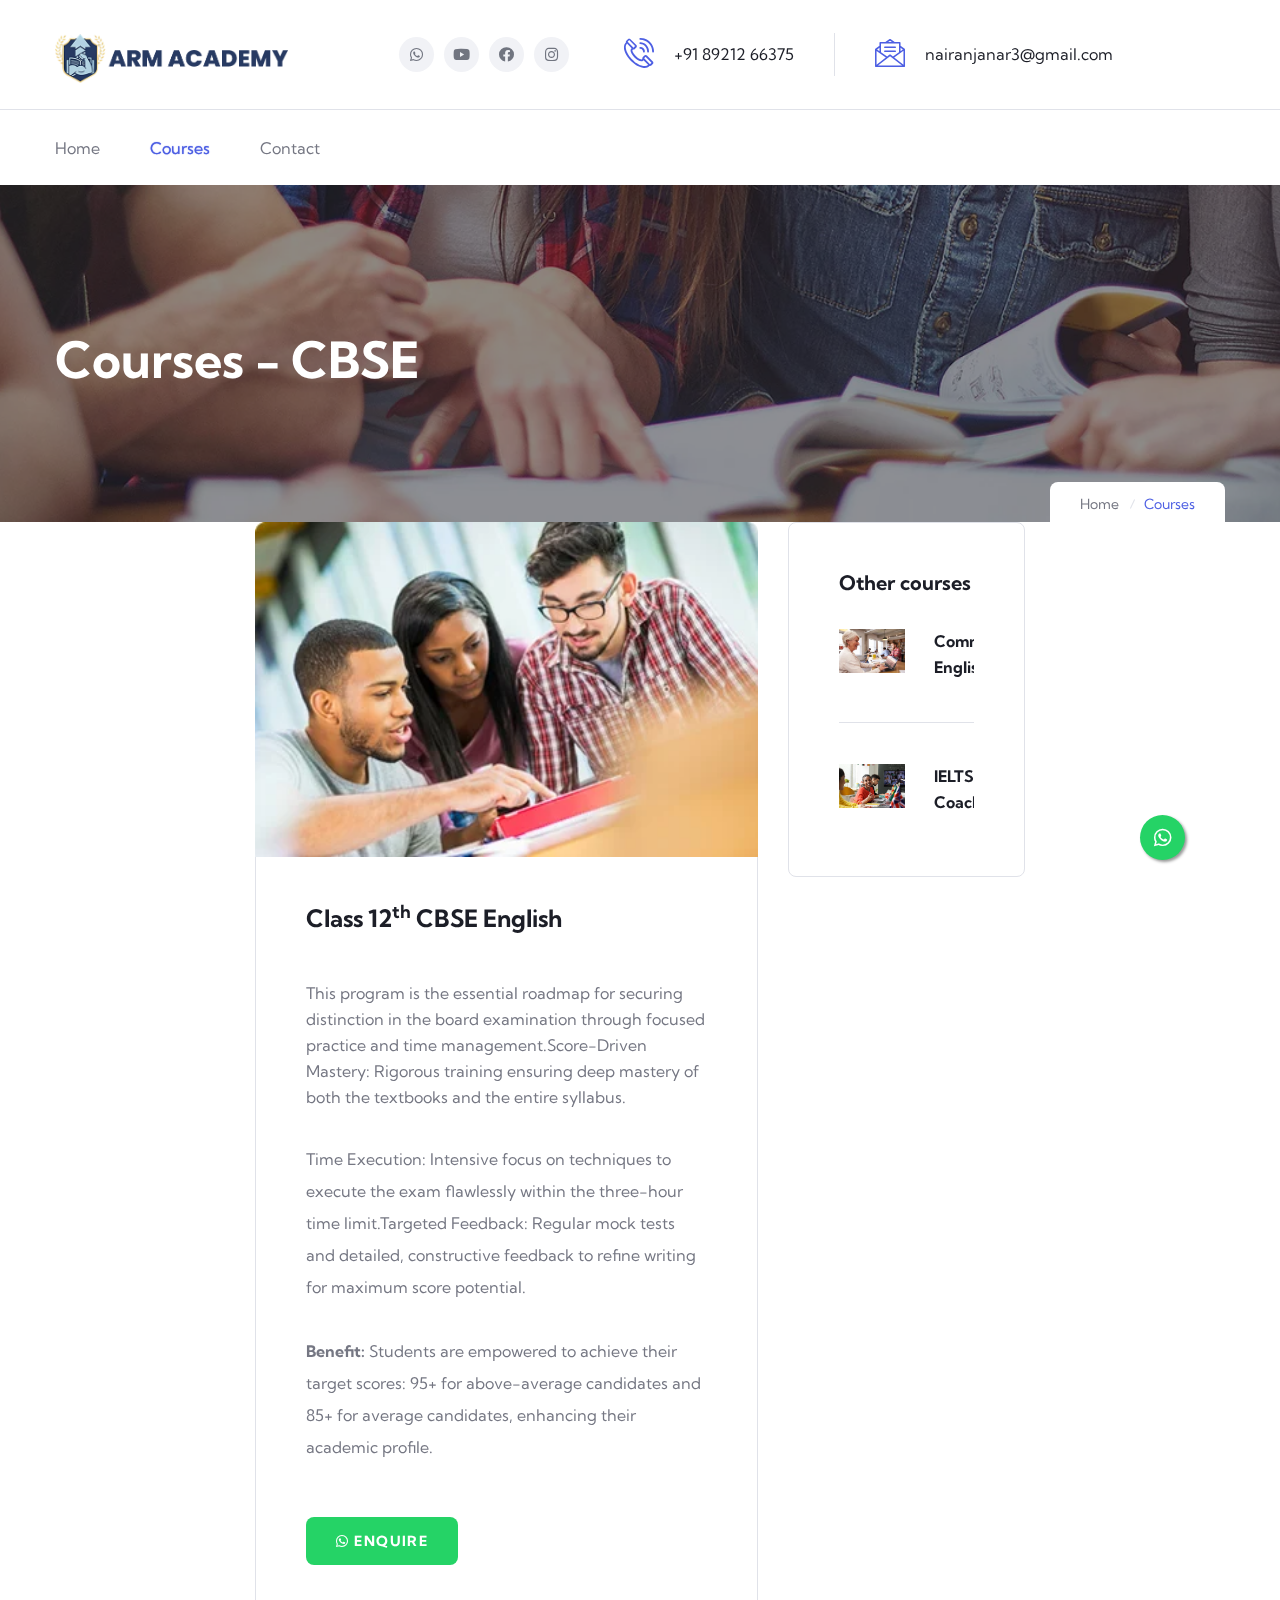
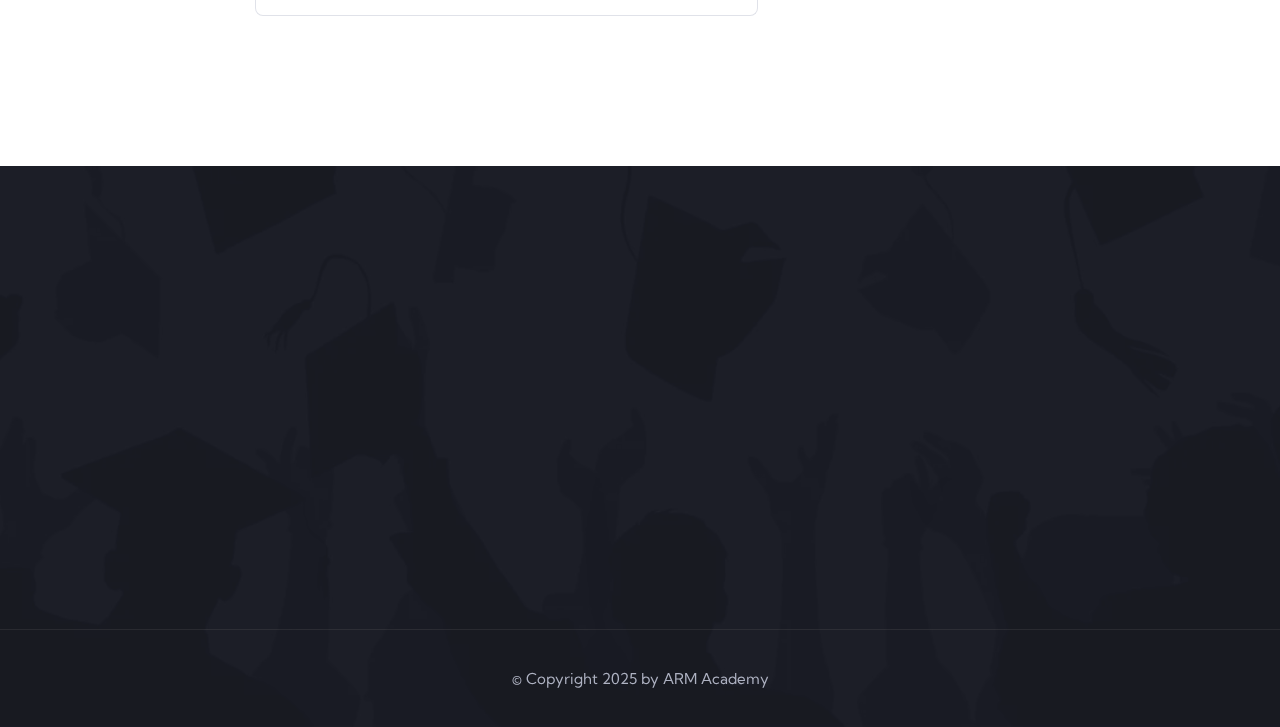
<file: cbse.html>
<!DOCTYPE html>
<html lang="en">

<head>
    <meta charset="UTF-8" />
    <meta name="viewport" content="width=device-width, initial-scale=1.0" />
    <title>ARM Academy</title>
    <!-- favicons Icons -->
    <link rel="apple-touch-icon" sizes="180x180" href="assets/images/resources/logo.png" />
    <link rel="icon" type="image/png" sizes="32x32" href="assets/images/resources/logo.png" />
    <link rel="icon" type="image/png" sizes="16x16" href="assets/images/resources/logo.png" />
    <link rel="shortcut icon" href="assets/images/resources/logo-old.png" />
    <meta name="description" content="ARM Academy" />
    <meta name="description" content="ARM Academy" />

    <!-- fonts -->
    <link rel="preconnect" href="https://fonts.gstatic.com">
    <link href="https://fonts.googleapis.com/css2?family=Kumbh+Sans:wght@300;400;700&display=swap" rel="stylesheet">

    <link rel="stylesheet" href="assets/vendors/bootstrap/css/bootstrap.min.css" />
    <link rel="stylesheet" href="assets/vendors/animate/animate.min.css" />
    <link rel="stylesheet" href="assets/vendors/animate/custom-animate.css" />
    <link rel="stylesheet" href="assets/vendors/fontawesome/css/all.min.css" />
    <link rel="stylesheet" href="assets/vendors/jarallax/jarallax.css" />
    <link rel="stylesheet" href="assets/vendors/jquery-magnific-popup/jquery.magnific-popup.css" />
    <link rel="stylesheet" href="assets/vendors/nouislider/nouislider.min.css" />
    <link rel="stylesheet" href="assets/vendors/nouislider/nouislider.pips.css" />
    <link rel="stylesheet" href="assets/vendors/odometer/odometer.min.css" />           
    <link rel="stylesheet" href="assets/vendors/swiper/swiper.min.css" />
    <link rel="stylesheet" href="assets/vendors/icomoon-icons/style.css">
    <link rel="stylesheet" href="assets/vendors/tiny-slider/tiny-slider.min.css" />
    <link rel="stylesheet" href="assets/vendors/reey-font/stylesheet.css" />
    <link rel="stylesheet" href="assets/vendors/owl-carousel/owl.carousel.min.css" />
    <link rel="stylesheet" href="assets/vendors/owl-carousel/owl.theme.default.min.css" />
    <link rel="stylesheet" href="assets/vendors/twentytwenty/twentytwenty.css" />

    <!-- template styles -->
    <link rel="stylesheet" href="assets/css/zilom.css" />
    <link rel="stylesheet" href="assets/css/zilom-responsive.css" />
    <link rel="stylesheet" href="assets/css/custom.css" />
</head>

<body>

    <div class="preloader">
        <img class="preloader__image" width="60" src="assets/images/loader.png" alt="" />
    </div>

    <!-- /.preloader -->
    <div class="page-wrapper">

        <header class="main-header main-header--one  clearfix">
            <div class="main-header--one__top clearfix">
                <div class="container">
                    <div class="main-header--one__top-inner clearfix">
                        <div class="main-header--one__top-left">
                            <div class="main-header--one__top-logo">
                                <a href="index.html">
                                    <img src="assets/images/resources/logo.png" alt="">
                                </a>
                            </div>
                        </div>

                        <div class="main-header--one__top-right clearfix">
                            <ul class="main-header--one__top-social-link list-unstyled clearfix">
                                <li><a href="tel:+919048304124"><i class="fab fa-whatsapp"></i></a></li>
                                <li><a href="https://youtube.com/@anjananair100?si=TwJfuxjrwnTcXqhS" target="_blank"><i class="fab fa-youtube"></i></a></li>
                                <li><a href="https://www.facebook.com/share/1ATyR9vK6q/" target="_blank"><i class="fab fa-facebook"></i></a></li>
                                <li><a href="https://www.instagram.com/_armacademy_?igsh=MWtwb2h5bWloZnJscw==" target="_blank"><i class="fab fa-instagram"></i></a></li>
                            </ul>

                            <div class="main-header--one__top-contact-info clearfix">
                                <ul class="main-header--one__top-contact-info-list list-unstyled">
                                    <li class="main-header--one__top-contact-info-list-item">
                                        <div class="icon">
                                            <span class="icon-phone-call-1"></span>
                                        </div>
                                        <div class="text">
                                            <!-- <h6>Call Agent</h6> -->
                                            <p><a href="tel:+918921266375">+91 89212 66375</a></p>
                                        </div>
                                    </li>
                                    <li class="main-header--one__top-contact-info-list-item">
                                        <div class="icon">
                                            <span class="icon-message"></span>
                                        </div>
                                        <div class="text">
                                            <!-- <h6>Call Agent</h6> -->
                                            <p><a href="mailto:nairanjanar3@gmail.com">nairanjanar3@gmail.com</a></p>
                                        </div>
                                    </li>
                                </ul>
                            </div>

                        </div>
                    </div>
                </div>
            </div>


            <div class="main-header-one__bottom clearfix">
                <div class="container">
                    <div class="main-header-one__bottom-inner clearfix">
                        <nav class="main-menu main-menu--1">
                            <div class="main-menu__inner">
                                <a href="#" class="mobile-nav__toggler"><i class="fa fa-bars"></i></a>

                                <div class="left">
                                    <ul class="main-menu__list">
                                        <li class="dropdown">
                                            <a href="index.html">Home</a>
                                        </li>
                                        <li class="dropdown current">
                                            <a href="communicative-english.html">Courses</a>
                                            <ul>
                                                <li><a href="cbse.html">CBSE</a></li>
                                                <li><a href="ielts.html">IELTS</a></li>
                                                <li><a href="communicative-english.html">Communicative English</a></li>
                                            </ul>
                                        </li>
                                        <li><a href="contact.html">Contact</a></li>
                                    </ul>
                                </div>

                                <!-- <div class="right">
                                    <div class="main-menu__right">
                                        <div class="main-menu__right-login-register">
                                            <ul class="list-unstyled">
                                                <li><a href="#">Login</a></li>
                                                <li><a href="#">Register</a></li>
                                            </ul>
                                        </div>
                                        <div class="main-menu__right-cart-search">
                                            <div class="main-menu__right-cart-box">
                                                <a href="#"><span class="icon-shopping-cart"></span></a>
                                            </div>
                                            <div class="main-menu__right-search-box">
                                                <a href="#" class="thm-btn search-toggler">Search</a>
                                            </div>
                                        </div>
                                    </div>
                                </div> -->

                            </div>
                        </nav>

                    </div>
                </div>
            </div>

        </header>


        <div class="stricky-header stricked-menu main-menu">
            <div class="sticky-header__content">

            </div><!-- /.sticky-header__content -->
        </div><!-- /.stricky-header -->



    <!--Page Header Start-->
    <section class="page-header clearfix" style="background-image: url(assets/images/backgrounds/page-header-bg.jpg);">
        <div class="container">
            <div class="row">
                <div class="col-xl-12">
                    <div class="page-header__wrapper clearfix">
                        <div class="page-header__title">
                            <h2>Courses - CBSE</h2>
                        </div>
                        <div class="page-header__menu">
                            <ul class="page-header__menu-list list-unstyled clearfix">
                                <li><a href="index.html">Home</a></li>
                                <li class="active">Courses</li>
                            </ul>
                        </div>
                    </div>
                </div>

            </div>
        </div>
    </section>
    <!--Page Header End-->

    <!--Start Course Details-->
    <section class="course-details">
        <div class="container">
            <div class="row">
                <!--Start Course Details Content-->
                <div class="col-xl-8 col-lg-8">
                    <div class="course-details__content">
                        <!--Start Single Courses One-->
                        <div class="courses-one__single style2 wow fadeInLeft" data-wow-delay="0ms" data-wow-duration="1000ms">
                            <div class="courses-one__single-img">
                                <img src="assets/images/blog/blog-v1-img2.jpg" alt=""/>
                            </div>
                            <div class="courses-one__single-content">
                                <h4 class="courses-one__single-content-title">Class 12<sup>th</sup> CBSE English</h4>
                                <div class="course-details__content-text1">
                                    <p>This program is the essential roadmap for securing distinction in the board examination through
focused practice and time management.Score-Driven Mastery: Rigorous training ensuring deep mastery of both the textbooks and the entire
syllabus.</p>
                                </div>

                                <div class="course-details__content-text2">
                                    <p>Time Execution: Intensive focus on techniques to execute the exam flawlessly within the three-hour
time limit.Targeted Feedback: Regular mock tests and detailed, constructive feedback to refine writing for
maximum score potential.<br><br><strong>Benefit:</strong> Students are empowered to achieve their target scores: 95+ for above-average candidates
and 85+ for average candidates, enhancing their academic profile.</p>
                                </div>

                                <div class="about-one__btn couse-btn">
                                    <a target="_blank" href="https://wa.me/+918921266375?text=Hello, I would like to know more about your courses" class="thm-btn"><i class="fab fa-whatsapp"></i>Enquire</a>
                                </div>
                              <!-- <div class="course-details__content-list">
                                    <ul class="list-unstyled">
                                        <li>
                                            <div class="icon">
                                                <span class="icon-confirmation"></span>
                                            </div>
                                            <div class="text">
                                                <p>It has survived not only five centuries</p>
                                            </div>
                                        </li>

                                        <li>
                                            <div class="icon">
                                                <span class="icon-confirmation"></span>
                                            </div>
                                            <div class="text">
                                                <p>Lorem Ipsum is simply dummy text of the new design</p>
                                            </div>
                                        </li>

                                        <li>
                                            <div class="icon">
                                                <span class="icon-confirmation"></span>
                                            </div>
                                            <div class="text">
                                                <p>Printng and type setting ipsum</p>
                                            </div>
                                        </li>

                                        <li>
                                            <div class="icon">
                                                <span class="icon-confirmation"></span>
                                            </div>
                                            <div class="text">
                                                <p>Take a look at our round up of the best shows</p>
                                            </div>
                                        </li>
                                    </ul>
                                </div> -->

                            </div>
                        </div>
                        <!--End Single Courses One-->
                    </div>
                </div>
                <!--End Course Details Content-->

                <!--Start Course Details Sidebar-->
                <div class="col-xl-4 col-lg-4">
                    <div class="course-details__sidebar">

                        <div class="course-details__new-courses wow fadeInUp animated" data-wow-delay="0.5s">
                            <h3 class="course-details__new-courses-title">Other courses</h3>
                            <ul class="course-details__new-courses-list list-unstyled">
                                <li class="course-details__new-courses-list-item">
                                    <div class="course-details__new-courses-list-item-img">
                                        <img src="assets/images/blog/blog-v1-img1.jpg" alt=""/>
                                    </div>
                                    <div class="course-details__new-courses-list-item-content">
                                        <h4 class="course-details__new-courses-list-item-content-title"><a href="communicative-english.html">Communicative<br>English</a></h4>
                                    </div>
                                </li>

                                <li class="course-details__new-courses-list-item">
                                    <div class="course-details__new-courses-list-item-img">
                                        <img src="assets/images/blog/blog-v1-img3.jpg" alt=""/>
                                    </div>
                                    <div class="course-details__new-courses-list-item-content">
                                        <h4 class="course-details__new-courses-list-item-content-title"><a href="ielts.html">IELTS Coaching</a></h4>
                                    </div>
                                </li>

                            </ul>
                        </div>
                    </div>
                </div>
                <!--End Course Details Sidebar-->
            </div>
        </div>
    </section>
    <!--End Course Details-->


   <!--Start Footer One-->
        <footer class="footer-one">
            <div class="footer-one__bg" style="background-image: url(assets/images/backgrounds/footer-v1-bg.jpg);">
            </div><!-- /.footer-one__bg -->
            <div class="footer-one__top">
                <div class="container">
                    <div class="row">
                        <!--Start Footer Widget Column-->
                        <div class="col-xl-2 col-lg-4 col-md-4 wow animated fadeInUp" data-wow-delay="0.1s">
                            <div class="footer-widget__column footer-widget__about">
                                <div class="footer-widget__about-logo">
                                    <a href="index.html">
                                        <img src="assets/images/resources/circle-logo.png" alt="">
                                    </a>
                                </div>
                            </div>
                        </div>
                        <!--End Footer Widget Column-->

                        <!--Start Footer Widget Column-->
                        <div class="col-xl-2 col-lg-4 col-md-4 wow animated fadeInUp" data-wow-delay="0.5s">
                            <div class="footer-widget__column footer-widget__links">
                                <h3 class="footer-widget__title">Links</h3>
                                <ul class="footer-widget__links-list list-unstyled">
                                    <li><a href="index.html">Home</a></li>
                                    <li><a href="cbse.html">CBSE</a></li>
                                    <li><a href="ielts.html">IELTS</a></li>
                                    <li><a href="communicative-english.html">Comm. English</a></li>
                                    <li><a href="contact.html">Contact</a></li>
                                </ul>
                            </div>
                        </div>
                        <!--End Footer Widget Column-->

                        <!--Start Footer Widget Column-->
                        <div class="col-xl-2 col-lg-4 col-md-4 wow animated fadeInUp" data-wow-delay="0.3s">
                            <div class="footer-widget__column footer-widget__courses">
                                <h3 class="footer-widget__title">Courses</h3>
                                <ul class="footer-widget__courses-list list-unstyled">
                                    <li><a href="cbse.html">Class 12
th CBSE English</a></li>
                                    <li><a href="communicative-english.html">Communicative English</a></li>
                                    <li><a href="ielts.html">IELTS Coaching</a></li>
                                    <!-- <li><a href="#">Software Development</a></li>
                                    <li><a href="#">Business English</a></li> -->
                                </ul>
                            </div>
                        </div>
                        <!--End Footer Widget Column-->

                        <!--Start Footer Widget Column-->
                        <div class="col-xl-3 col-lg-6 col-md-6 wow animated fadeInUp" data-wow-delay="0.7s">
                            <div class="footer-widget__column footer-widget__contact">
                                <h3 class="footer-widget__title">Contact</h3>
                                <p class="text">ARM Academy,First Floor,<br>
                                    Adjacent to Hari Nagar,<br>
                                    Marappalam Muttada Rd,Pattom.P.O TVM 696004</p>
                                <p><a href="mailto:nairanjanar3@gmail.com">nairanjanar3@gmail.com</a></p>
                                <p class="phone"><a href="tel:+91 89212 66375">+918921266375</a></p>
                            </div>
                        </div>
                        <!--End Footer Widget Column-->

                        <!--Start Footer Widget Column-->
                        <div class="col-xl-3 col-lg-6 col-md-6 wow animated fadeInUp" data-wow-delay="0.9s">
                            <div class="footer-widget__column footer-widget__social-links">
                                <ul class="footer-widget__social-links-list list-unstyled clearfix">
                                    <li><a href=" https://www.facebook.com/share/1ATyR9vK6q/" target="_blank"><i class="fab fa-facebook"></i></a></li>
                                    <li><a href="https://wa.me/+919048304124?text="><i class="fab fa-whatsapp"></i></a></li>
                                    <li><a target="_blank" href="https://www.instagram.com/_armacademy_?igsh=MWtwb2h5bWloZnJscw=="><i class="fab fa-instagram"></i></a></li>
                                    <li><a href="https://youtube.com/@anjananair100?si=TwJfuxjrwnTcXqhS" target="_blank"><i class="fab fa-youtube"></i></a></li>
                                </ul>
                            </div>
                        </div>
                        <!--End Footer Widget Column-->

                    </div>
                </div>
            </div>

            <!--Start Footer One Bottom-->
            <div class="footer-one__bottom">
                <div class="container">
                    <div class="row">
                        <div class="col-xl-12">
                            <div class="footer-one__bottom-inner">
                                <div class="footer-one__bottom-text text-center">
                                    <p>&copy; Copyright 2025 by ARM Academy</p>
                                </div>
                            </div>
                        </div>
                    </div>
                </div>
            </div>
            <!--End Footer One Bottom-->
        </footer>
        <!--End Footer One-->









    </div><!-- /.page-wrapper -->



    <div class="mobile-nav__wrapper">
        <div class="mobile-nav__overlay mobile-nav__toggler"></div>
        <!-- /.mobile-nav__overlay -->
        <div class="mobile-nav__content">
            <span class="mobile-nav__close mobile-nav__toggler"><i class="fa fa-times"></i></span>

            <div class="logo-box">
                <a href="index.html" aria-label="logo image">
                   ARM Academy
                </a>
            </div>
            <!-- /.logo-box -->
            <div class="mobile-nav__container"></div>
            <!-- /.mobile-nav__container -->

            <ul class="mobile-nav__contact list-unstyled">
                <li>
                    <i class="icon-letter"></i>
                    <a href="mailto:nairanjanar3@gmail.com">nairanjanar3@gmail.com</a>
                </li>
                <li>
                    <i class="icon-phone-call"></i>
                    <a href="tel:+918921266375">+91 89212 66375</a>
                </li>
            </ul><!-- /.mobile-nav__contact -->
            <div class="mobile-nav__top">
                <div class="mobile-nav__social">
                    <a href="https://wa.me/+919048304124?text=" class="fab fa-whatsapp"></a>
                    <a href="https://www.facebook.com/share/1ATyR9vK6q/" class="fab fa-facebook-square"></a>
                    <a href="https://youtube.com/@anjananair100?si=TwJfuxjrwnTcXqhS" target="_blank" class="fab fa-youtube"></a>
                    <a href="https://www.instagram.com/_armacademy_?igsh=MWtwb2h5bWloZnJscw==" class="fab fa-instagram"></a>
                </div><!-- /.mobile-nav__social -->
            </div><!-- /.mobile-nav__top -->
        </div>
        <!-- /.mobile-nav__content -->
    </div>
    <!-- /.mobile-nav__wrapper -->



    <div class="search-popup">
        <div class="search-popup__overlay search-toggler"></div>
        <!-- /.search-popup__overlay -->
        <div class="search-popup__content">
            <form action="#">
                <label for="search" class="sr-only">search here</label><!-- /.sr-only -->
                <input type="text" id="search" placeholder="Search Here..." />
                <button type="submit" aria-label="search submit" class="thm-btn2">
                    <i class="fa fa-search" aria-hidden="true"></i>
                </button>
            </form>
        </div>
        <!-- /.search-popup__content -->
    </div>
    <!-- /.search-popup -->



    <a href="https://wa.me/+918921266375?text=Hello, I would like to know more about your courses" target="_blank" class="whatsapp-float">
        <i class="fab fa-whatsapp"></i>
    </a>
    <a href="#" data-target="html" class="scroll-to-target scroll-to-top"><i class="fa fa-angle-up"></i></a>


    <script src="assets/vendors/jquery/jquery-3.5.1.min.js"></script>
    <script src="assets/vendors/bootstrap/js/bootstrap.bundle.min.js"></script>
    <script src="assets/vendors/jarallax/jarallax.min.js"></script>
    <script src="assets/vendors/jquery-ajaxchimp/jquery.ajaxchimp.min.js"></script>
    <script src="assets/vendors/jquery-appear/jquery.appear.min.js"></script>
    <script src="assets/vendors/jquery-circle-progress/jquery.circle-progress.min.js"></script>
    <script src="assets/vendors/jquery-magnific-popup/jquery.magnific-popup.min.js"></script>
    <script src="assets/vendors/jquery-validate/jquery.validate.min.js"></script>
    <script src="assets/vendors/nouislider/nouislider.min.js"></script>
    <script src="assets/vendors/odometer/odometer.min.js"></script>
    <script src="assets/vendors/swiper/swiper.min.js"></script>
    <script src="assets/vendors/tiny-slider/tiny-slider.min.js"></script>
    <script src="assets/vendors/wnumb/wNumb.min.js"></script>
    <script src="assets/vendors/wow/wow.js"></script>
    <script src="assets/vendors/isotope/isotope.js"></script>
    <script src="assets/vendors/countdown/countdown.min.js"></script>
    <script src="assets/vendors/owl-carousel/owl.carousel.min.js"></script>
    <script src="assets/vendors/twentytwenty/twentytwenty.js"></script>
    <script src="assets/vendors/twentytwenty/jquery.event.move.js"></script>


    <script src="http://maps.google.com/maps/api/js?key=AIzaSyATY4Rxc8jNvDpsK8ZetC7JyN4PFVYGCGM"></script>

    <!-- template js -->
    <script src="assets/js/zilom.js"></script>


</body>

</html>
</file>
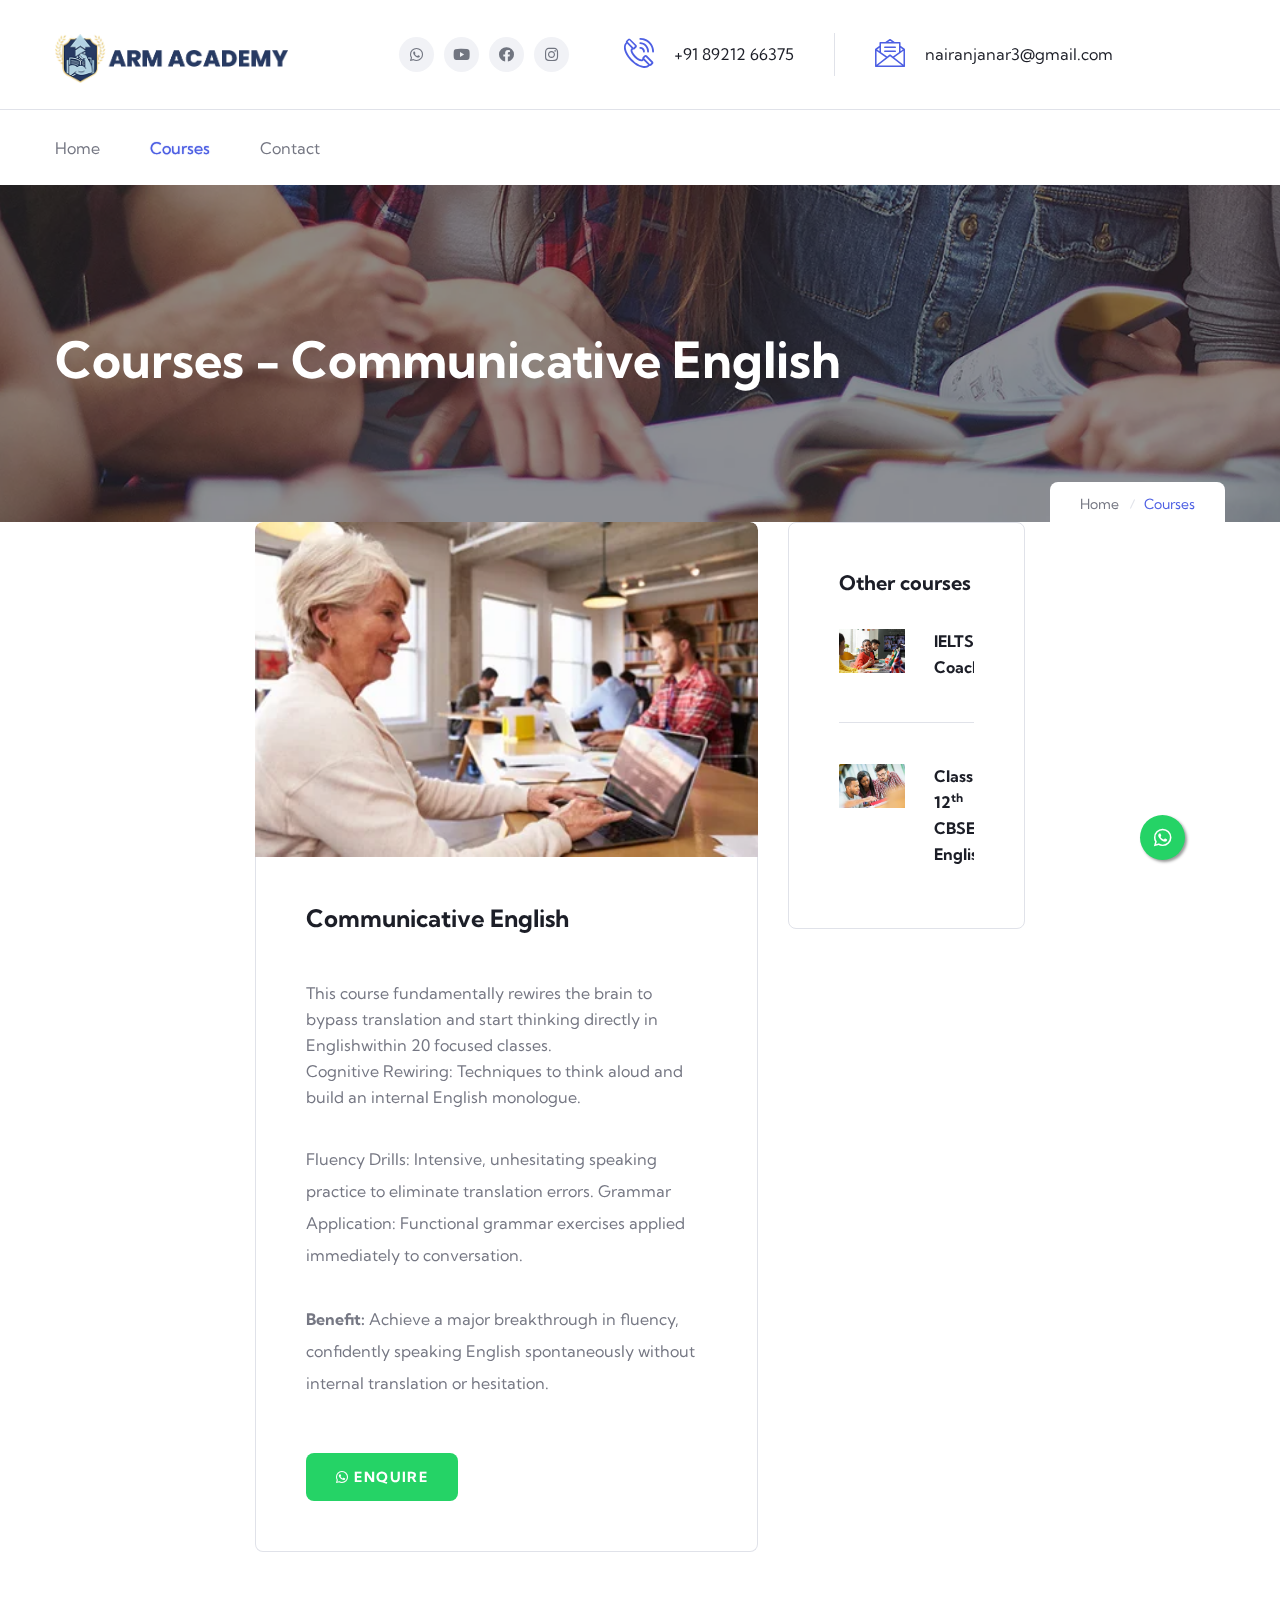
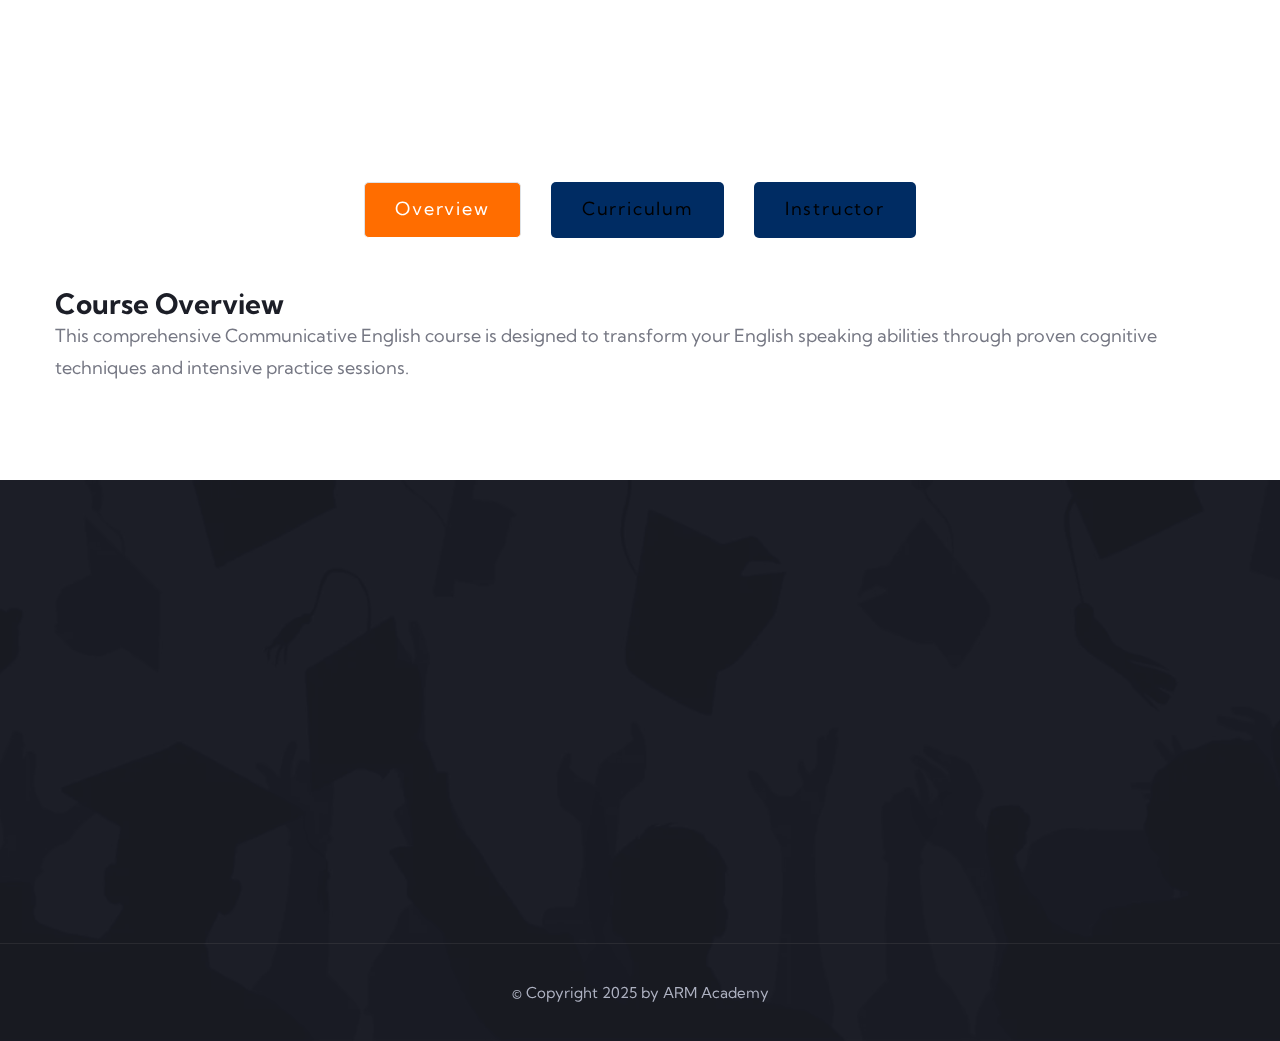
<file: communicative-english.html>
<!DOCTYPE html>
<html lang="en">

<head>
    <meta charset="UTF-8" />
    <meta name="viewport" content="width=device-width, initial-scale=1.0" />
    <title>ARM Academy</title>
    <!-- favicons Icons -->
    <link rel="apple-touch-icon" sizes="180x180" href="assets/images/resources/logo.png" />
    <link rel="icon" type="image/png" sizes="32x32" href="assets/images/resources/logo.png" />
    <link rel="icon" type="image/png" sizes="16x16" href="assets/images/resources/logo.png" />
    <link rel="shortcut icon" href="assets/images/resources/logo-old.png" />
    <meta name="description" content="ARM Academy" />
    <meta name="description" content="ARM Academy" />

    <!-- fonts -->
    <link rel="preconnect" href="https://fonts.gstatic.com">
    <link href="https://fonts.googleapis.com/css2?family=Kumbh+Sans:wght@300;400;700&display=swap" rel="stylesheet">

    <link rel="stylesheet" href="assets/vendors/bootstrap/css/bootstrap.min.css" />
    <link rel="stylesheet" href="assets/vendors/animate/animate.min.css" />
    <link rel="stylesheet" href="assets/vendors/animate/custom-animate.css" />
    <link rel="stylesheet" href="assets/vendors/fontawesome/css/all.min.css" />
    <link rel="stylesheet" href="assets/vendors/jarallax/jarallax.css" />
    <link rel="stylesheet" href="assets/vendors/jquery-magnific-popup/jquery.magnific-popup.css" />
    <link rel="stylesheet" href="assets/vendors/nouislider/nouislider.min.css" />
    <link rel="stylesheet" href="assets/vendors/nouislider/nouislider.pips.css" />
    <link rel="stylesheet" href="assets/vendors/odometer/odometer.min.css" />           
    <link rel="stylesheet" href="assets/vendors/swiper/swiper.min.css" />
    <link rel="stylesheet" href="assets/vendors/icomoon-icons/style.css">
    <link rel="stylesheet" href="assets/vendors/tiny-slider/tiny-slider.min.css" />
    <link rel="stylesheet" href="assets/vendors/reey-font/stylesheet.css" />
    <link rel="stylesheet" href="assets/vendors/owl-carousel/owl.carousel.min.css" />
    <link rel="stylesheet" href="assets/vendors/owl-carousel/owl.theme.default.min.css" />
    <link rel="stylesheet" href="assets/vendors/twentytwenty/twentytwenty.css" />

    <!-- template styles -->
    <link rel="stylesheet" href="assets/css/zilom.css" />
    <link rel="stylesheet" href="assets/css/zilom-responsive.css" />
    <link rel="stylesheet" href="assets/css/custom.css" />
</head>

<body>

    <div class="preloader">
        <img class="preloader__image" width="60" src="assets/images/loader.png" alt="" />
    </div>

    <!-- /.preloader -->
    <div class="page-wrapper">

        <header class="main-header main-header--one  clearfix">
            <div class="main-header--one__top clearfix">
                <div class="container">
                    <div class="main-header--one__top-inner clearfix">
                        <div class="main-header--one__top-left">
                            <div class="main-header--one__top-logo">
                                <a href="index.html">
                                    <img src="assets/images/resources/logo.png" alt="">
                                </a>
                            </div>
                        </div>

                        <div class="main-header--one__top-right clearfix">
                            <ul class="main-header--one__top-social-link list-unstyled clearfix">
                                <li><a href="tel:+919048304124"><i class="fab fa-whatsapp"></i></a></li>
                                <li><a href="https://youtube.com/@anjananair100?si=TwJfuxjrwnTcXqhS" target="_blank"><i class="fab fa-youtube"></i></a></li>
                                <li><a href="https://www.facebook.com/share/1ATyR9vK6q/" target="_blank"><i class="fab fa-facebook"></i></a></li>
                                <li><a href="https://www.instagram.com/_armacademy_?igsh=MWtwb2h5bWloZnJscw==" target="_blank"><i class="fab fa-instagram"></i></a></li>
                            </ul>

                            <div class="main-header--one__top-contact-info clearfix">
                                <ul class="main-header--one__top-contact-info-list list-unstyled">
                                    <li class="main-header--one__top-contact-info-list-item">
                                        <div class="icon">
                                            <span class="icon-phone-call-1"></span>
                                        </div>
                                        <div class="text">
                                            <!-- <h6>Call Agent</h6> -->
                                            <p><a href="tel:+918921266375">+91 89212 66375</a></p>
                                        </div>
                                    </li>
                                    <li class="main-header--one__top-contact-info-list-item">
                                        <div class="icon">
                                            <span class="icon-message"></span>
                                        </div>
                                        <div class="text">
                                            <!-- <h6>Call Agent</h6> -->
                                            <p><a href="mailto:nairanjanar3@gmail.com">nairanjanar3@gmail.com</a></p>
                                        </div>
                                    </li>
                                </ul>
                            </div>

                        </div>
                    </div>
                </div>
            </div>


            <div class="main-header-one__bottom clearfix">
                <div class="container">
                    <div class="main-header-one__bottom-inner clearfix">
                        <nav class="main-menu main-menu--1">
                            <div class="main-menu__inner">
                                <a href="#" class="mobile-nav__toggler"><i class="fa fa-bars"></i></a>

                                <div class="left">
                                    <ul class="main-menu__list">
                                        <li class="dropdown">
                                            <a href="index.html">Home</a>
                                        </li>
                                        <li class="dropdown">
                                            <a href="communicative-english.html">Courses</a>
                                            <ul>
                                                <li><a href="cbse.html">CBSE</a></li>
                                                <li><a href="ielts.html">IELTS</a></li>
                                                <li><a href="communicative-english.html">Communicative English</a></li>
                                            </ul>
                                        </li>
                                        <li><a href="contact.html">Contact</a></li>
                                    </ul>
                                </div>

                                <!-- <div class="right">
                                    <div class="main-menu__right">
                                        <div class="main-menu__right-login-register">
                                            <ul class="list-unstyled">
                                                <li><a href="#">Login</a></li>
                                                <li><a href="#">Register</a></li>
                                            </ul>
                                        </div>
                                        <div class="main-menu__right-cart-search">
                                            <div class="main-menu__right-cart-box">
                                                <a href="#"><span class="icon-shopping-cart"></span></a>
                                            </div>
                                            <div class="main-menu__right-search-box">
                                                <a href="#" class="thm-btn search-toggler">Search</a>
                                            </div>
                                        </div>
                                    </div>
                                </div> -->

                            </div>
                        </nav>

                    </div>
                </div>
            </div>

        </header>


        <div class="stricky-header stricked-menu main-menu">
            <div class="sticky-header__content">

            </div><!-- /.sticky-header__content -->
        </div><!-- /.stricky-header -->



    <!--Page Header Start-->
    <section class="page-header clearfix" style="background-image: url(assets/images/backgrounds/page-header-bg.jpg);">
        <div class="container">
            <div class="row">
                <div class="col-xl-12">
                    <div class="page-header__wrapper clearfix">
                        <div class="page-header__title">
                            <h2>Courses - Communicative English</h2>
                        </div>
                        <div class="page-header__menu">
                            <ul class="page-header__menu-list list-unstyled clearfix">
                                <li><a href="index.html">Home</a></li>
                                <li class="active">Courses</li>
                            </ul>
                        </div>
                    </div>
                </div>

            </div>
        </div>
    </section>
    <!--Page Header End-->

    <!--Start Course Details-->
    <section class="course-details">
        <div class="container">
            <div class="row">
                <!--Start Course Details Content-->
                <div class="col-xl-8 col-lg-8">
                    <div class="course-details__content">
                        <!--Start Single Courses One-->
                        <div class="courses-one__single style2 wow fadeInLeft" data-wow-delay="0ms" data-wow-duration="1000ms">
                            <div class="courses-one__single-img">
                                <img src="assets/images/blog/blog-v1-img1.jpg" alt=""/>
                            </div>
                            <div class="courses-one__single-content">
                                <h4 class="courses-one__single-content-title">Communicative English</h4>
                                <div class="course-details__content-text1">
                                    <p>This course fundamentally rewires the brain to bypass translation and start thinking directly in Englishwithin 20 focused classes.</p>
                                    <p>Cognitive Rewiring: Techniques to think aloud and build an internal English monologue.</p>
                                </div>

                                <div class="course-details__content-text2">
                                    <p>Fluency Drills: Intensive, unhesitating speaking practice to eliminate translation errors. Grammar Application: Functional grammar exercises applied immediately to conversation. <br><br><strong>Benefit:</strong> Achieve a major breakthrough in fluency, confidently speaking English spontaneously without
internal translation or hesitation.</p>
                                </div>

                                <div class="about-one__btn couse-btn">
                                    <a target="_blank" href="https://wa.me/+918921266375?text=Hello, I would like to know more about your courses" class="thm-btn"><i class="fab fa-whatsapp"></i>Enquire</a>
                                </div>

                              <!-- <div class="course-details__content-list">
                                    <ul class="list-unstyled">
                                        <li>
                                            <div class="icon">
                                                <span class="icon-confirmation"></span>
                                            </div>
                                            <div class="text">
                                                <p>It has survived not only five centuries</p>
                                            </div>
                                        </li>

                                        <li>
                                            <div class="icon">
                                                <span class="icon-confirmation"></span>
                                            </div>
                                            <div class="text">
                                                <p>Lorem Ipsum is simply dummy text of the new design</p>
                                            </div>
                                        </li>

                                        <li>
                                            <div class="icon">
                                                <span class="icon-confirmation"></span>
                                            </div>
                                            <div class="text">
                                                <p>Printng and type setting ipsum</p>
                                            </div>
                                        </li>

                                        <li>
                                            <div class="icon">
                                                <span class="icon-confirmation"></span>
                                            </div>
                                            <div class="text">
                                                <p>Take a look at our round up of the best shows</p>
                                            </div>
                                        </li>
                                    </ul>
                                </div> -->

                            </div>
                        </div>
                        <!--End Single Courses One-->
                    </div>
                </div>
                <!--End Course Details Content-->

                <!--Start Course Details Sidebar-->
                <div class="col-xl-4 col-lg-4">
                    <div class="course-details__sidebar">

                        <div class="course-details__new-courses wow fadeInUp animated" data-wow-delay="0.5s">
                            <h3 class="course-details__new-courses-title">Other courses</h3>
                            <ul class="course-details__new-courses-list list-unstyled">
                                <li class="course-details__new-courses-list-item">
                                    <div class="course-details__new-courses-list-item-img">
                                        <img src="assets/images/blog/blog-v1-img3.jpg" alt=""/>
                                    </div>
                                    <div class="course-details__new-courses-list-item-content">
                                        <h4 class="course-details__new-courses-list-item-content-title"><a href="ielts.html">IELTS<br>Coaching</a></h4>
                                    </div>
                                </li>

                                <li class="course-details__new-courses-list-item">
                                    <div class="course-details__new-courses-list-item-img">
                                        <img src="assets/images/blog/blog-v1-img2.jpg" alt=""/>
                                    </div>
                                    <div class="course-details__new-courses-list-item-content">
                                        <h4 class="course-details__new-courses-list-item-content-title"><a href="cbse.html">Class 12<sup>th</sup> CBSE English</a></h4>
                                    </div>
                                </li>

                            </ul>
                        </div>
                    </div>
                </div>
                <!--End Course Details Sidebar-->
            </div>
        </div>
    </section>
    <!--End Course Details-->

    <!--Start Course Tabs Section-->
    <section class="course-tabs-section">
        <div class="container">
            <div class="row">
                <div class="col-12">
                    <div class="course-tabs-nav">
                        <ul class="nav nav-tabs" id="courseTabs" role="tablist">
                            <li class="nav-item" role="presentation">
                                <button class="nav-link active" id="overview-tab" data-bs-toggle="tab" data-bs-target="#overview" type="button" role="tab">Overview</button>
                            </li>
                            <li class="nav-item" role="presentation">
                                <button class="nav-link" id="curriculum-tab" data-bs-toggle="tab" data-bs-target="#curriculum" type="button" role="tab">Curriculum</button>
                            </li>
                            <li class="nav-item" role="presentation">
                                <button class="nav-link" id="instructor-tab" data-bs-toggle="tab" data-bs-target="#instructor" type="button" role="tab">Instructor</button>
                            </li>
                        </ul>
                    </div>
                    
                    <div class="tab-content" id="courseTabsContent">
                        <div class="tab-pane fade show active" id="overview" role="tabpanel">
                            <div class="row">
                                <div class="col-12">
                                    <h3>Course Overview</h3>
                                    <p>This comprehensive Communicative English course is designed to transform your English speaking abilities through proven cognitive techniques and intensive practice sessions.</p>
                                </div>
                            </div>
                        </div>
                        
                        <div class="tab-pane fade" id="curriculum" role="tabpanel">
                            <div class="row">
                                <div class="col-12">
                                    <h3>Course Curriculum</h3>
                                    <ul>
                                        <li>Cognitive Rewiring Techniques</li>
                                        <li>Fluency Development Drills</li>
                                        <li>Grammar Application in Context</li>
                                        <li>Conversation Practice Sessions</li>
                                    </ul>
                                </div>
                            </div>
                        </div>
                        
                        <div class="tab-pane fade" id="instructor" role="tabpanel">
                            <div class="row">
                                <div class="col-12">
                                    <h3>Meet Your Instructor</h3>
                                    <p>Learn from experienced English language professionals who specialize in communicative teaching methods.</p>
                                </div>
                            </div>
                        </div>
                    </div>
                </div>
            </div>
        </div>
    </section>
    <!--End Course Tabs Section-->

   <!--Start Footer One-->
        <footer class="footer-one">
            <div class="footer-one__bg" style="background-image: url(assets/images/backgrounds/footer-v1-bg.jpg);">
            </div><!-- /.footer-one__bg -->
            <div class="footer-one__top">
                <div class="container">
                    <div class="row">
                        <!--Start Footer Widget Column-->
                        <div class="col-xl-2 col-lg-4 col-md-4 wow animated fadeInUp" data-wow-delay="0.1s">
                            <div class="footer-widget__column footer-widget__about">
                                <div class="footer-widget__about-logo">
                                    <a href="index.html">
                                        <img src="assets/images/resources/circle-logo.png" alt="">
                                    </a>
                                </div>
                            </div>
                        </div>
                        <!--End Footer Widget Column-->

                        <!--Start Footer Widget Column-->
                        <div class="col-xl-2 col-lg-4 col-md-4 wow animated fadeInUp" data-wow-delay="0.5s">
                            <div class="footer-widget__column footer-widget__links">
                                <h3 class="footer-widget__title">Links</h3>
                                <ul class="footer-widget__links-list list-unstyled">
                                    <li><a href="index.html">Home</a></li>
                                    <li><a href="cbse.html">CBSE</a></li>
                                    <li><a href="ielts.html">IELTS</a></li>
                                    <li><a href="communicative-english.html">Comm. English</a></li>
                                    <li><a href="contact.html">Contact</a></li>
                                </ul>
                            </div>
                        </div>
                        <!--End Footer Widget Column-->

                        <!--Start Footer Widget Column-->
                        <div class="col-xl-2 col-lg-4 col-md-4 wow animated fadeInUp" data-wow-delay="0.3s">
                            <div class="footer-widget__column footer-widget__courses">
                                <h3 class="footer-widget__title">Courses</h3>
                                <ul class="footer-widget__courses-list list-unstyled">
                                    <li><a href="cbse.html">Class 12
th CBSE English</a></li>
                                    <li><a href="communicative-english.html">Communicative English</a></li>
                                    <li><a href="ielts.html">IELTS Coaching</a></li>
                                    <!-- <li><a href="#">Software Development</a></li>
                                    <li><a href="#">Business English</a></li> -->
                                </ul>
                            </div>
                        </div>
                        <!--End Footer Widget Column-->

                        <!--Start Footer Widget Column-->
                        <div class="col-xl-3 col-lg-6 col-md-6 wow animated fadeInUp" data-wow-delay="0.7s">
                            <div class="footer-widget__column footer-widget__contact">
                                <h3 class="footer-widget__title">Contact</h3>
                                <p class="text">ARM Academy,First Floor,<br>
                                    Adjacent to Hari Nagar,<br>
                                    Marappalam Muttada Rd,Pattom.P.O TVM 696004</p>
                                <p><a href="mailto:nairanjanar3@gmail.com">nairanjanar3@gmail.com</a></p>
                                <p class="phone"><a href="tel:+91 89212 66375">+918921266375</a></p>
                            </div>
                        </div>
                        <!--End Footer Widget Column-->

                        <!--Start Footer Widget Column-->
                        <div class="col-xl-3 col-lg-6 col-md-6 wow animated fadeInUp" data-wow-delay="0.9s">
                            <div class="footer-widget__column footer-widget__social-links">
                                <ul class="footer-widget__social-links-list list-unstyled clearfix">
                                    <li><a href=" https://www.facebook.com/share/1ATyR9vK6q/" target="_blank"><i class="fab fa-facebook"></i></a></li>
                                    <li><a href="https://wa.me/+919048304124?text="><i class="fab fa-whatsapp"></i></a></li>
                                    <li><a target="_blank" href="https://www.instagram.com/_armacademy_?igsh=MWtwb2h5bWloZnJscw=="><i class="fab fa-instagram"></i></a></li>
                                    <li><a href="https://youtube.com/@anjananair100?si=TwJfuxjrwnTcXqhS" target="_blank"><i class="fab fa-youtube"></i></a></li>
                                </ul>
                            </div>
                        </div>
                        <!--End Footer Widget Column-->

                    </div>
                </div>
            </div>

            <!--Start Footer One Bottom-->
            <div class="footer-one__bottom">
                <div class="container">
                    <div class="row">
                        <div class="col-xl-12">
                            <div class="footer-one__bottom-inner">
                                <div class="footer-one__bottom-text text-center">
                                    <p>&copy; Copyright 2025 by ARM Academy</p>
                                </div>
                            </div>
                        </div>
                    </div>
                </div>
            </div>
            <!--End Footer One Bottom-->
        </footer>
        <!--End Footer One-->









    </div><!-- /.page-wrapper -->



    <div class="mobile-nav__wrapper">
        <div class="mobile-nav__overlay mobile-nav__toggler"></div>
        <!-- /.mobile-nav__overlay -->
        <div class="mobile-nav__content">
            <span class="mobile-nav__close mobile-nav__toggler"><i class="fa fa-times"></i></span>

            <div class="logo-box">
                <a href="index.html" aria-label="logo image">
                   ARM Academy
                </a>
            </div>
            <!-- /.logo-box -->
            <div class="mobile-nav__container"></div>
            <!-- /.mobile-nav__container -->

            <ul class="mobile-nav__contact list-unstyled">
                <li>
                    <i class="icon-letter"></i>
                    <a href="mailto:nairanjanar3@gmail.com">nairanjanar3@gmail.com</a>
                </li>
                <li>
                    <i class="icon-phone-call"></i>
                    <a href="tel:+918921266375">+91 89212 66375</a>
                </li>
            </ul><!-- /.mobile-nav__contact -->
            <div class="mobile-nav__top">
                <div class="mobile-nav__social">
                    <a href="https://wa.me/+919048304124?text=" class="fab fa-whatsapp"></a>
                    <a href="https://www.facebook.com/share/1ATyR9vK6q/" class="fab fa-facebook-square"></a>
                    <a href="https://youtube.com/@anjananair100?si=TwJfuxjrwnTcXqhS" target="_blank" class="fab fa-youtube"></a>
                    <a href="https://www.instagram.com/_armacademy_?igsh=MWtwb2h5bWloZnJscw==" class="fab fa-instagram"></a>
                </div><!-- /.mobile-nav__social -->
            </div><!-- /.mobile-nav__top -->
        </div>
        <!-- /.mobile-nav__content -->
    </div>
    <!-- /.mobile-nav__wrapper -->



    <div class="search-popup">
        <div class="search-popup__overlay search-toggler"></div>
        <!-- /.search-popup__overlay -->
        <div class="search-popup__content">
            <form action="#">
                <label for="search" class="sr-only">search here</label><!-- /.sr-only -->
                <input type="text" id="search" placeholder="Search Here..." />
                <button type="submit" aria-label="search submit" class="thm-btn2">
                    <i class="fa fa-search" aria-hidden="true"></i>
                </button>
            </form>
        </div>
        <!-- /.search-popup__content -->
    </div>
    <!-- /.search-popup -->



    <a href="https://wa.me/+918921266375?text=Hello, I would like to know more about your courses" target="_blank" class="whatsapp-float">
        <i class="fab fa-whatsapp"></i>
    </a>
    <a href="#" data-target="html" class="scroll-to-target scroll-to-top"><i class="fa fa-angle-up"></i></a>


    <script src="assets/vendors/jquery/jquery-3.5.1.min.js"></script>
    <script src="assets/vendors/bootstrap/js/bootstrap.bundle.min.js"></script>
    <script src="assets/vendors/jarallax/jarallax.min.js"></script>
    <script src="assets/vendors/jquery-ajaxchimp/jquery.ajaxchimp.min.js"></script>
    <script src="assets/vendors/jquery-appear/jquery.appear.min.js"></script>
    <script src="assets/vendors/jquery-circle-progress/jquery.circle-progress.min.js"></script>
    <script src="assets/vendors/jquery-magnific-popup/jquery.magnific-popup.min.js"></script>
    <script src="assets/vendors/jquery-validate/jquery.validate.min.js"></script>
    <script src="assets/vendors/nouislider/nouislider.min.js"></script>
    <script src="assets/vendors/odometer/odometer.min.js"></script>
    <script src="assets/vendors/swiper/swiper.min.js"></script>
    <script src="assets/vendors/tiny-slider/tiny-slider.min.js"></script>
    <script src="assets/vendors/wnumb/wNumb.min.js"></script>
    <script src="assets/vendors/wow/wow.js"></script>
    <script src="assets/vendors/isotope/isotope.js"></script>
    <script src="assets/vendors/countdown/countdown.min.js"></script>
    <script src="assets/vendors/owl-carousel/owl.carousel.min.js"></script>
    <script src="assets/vendors/twentytwenty/twentytwenty.js"></script>
    <script src="assets/vendors/twentytwenty/jquery.event.move.js"></script>


    <script src="http://maps.google.com/maps/api/js?key=AIzaSyATY4Rxc8jNvDpsK8ZetC7JyN4PFVYGCGM"></script>

    <!-- template js -->
    <script src="assets/js/zilom.js"></script>


</body>

</html>
</file>
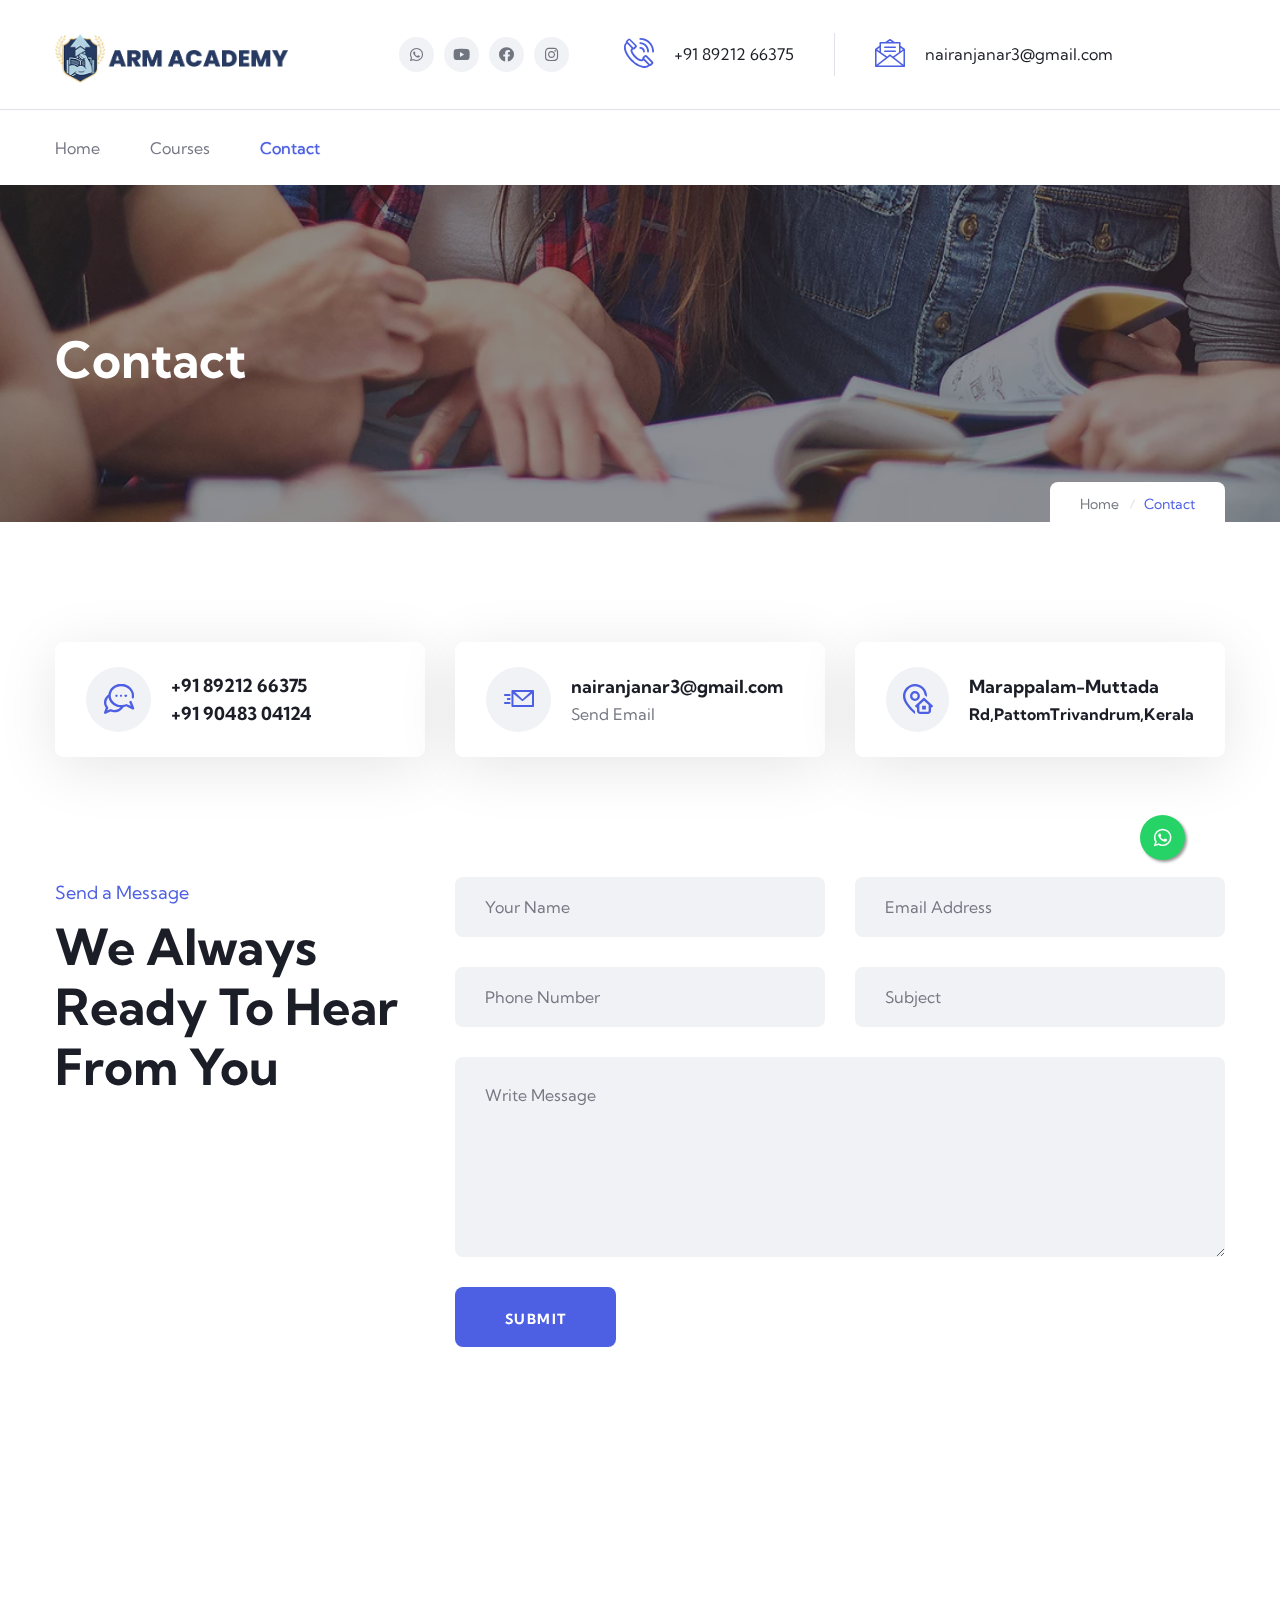
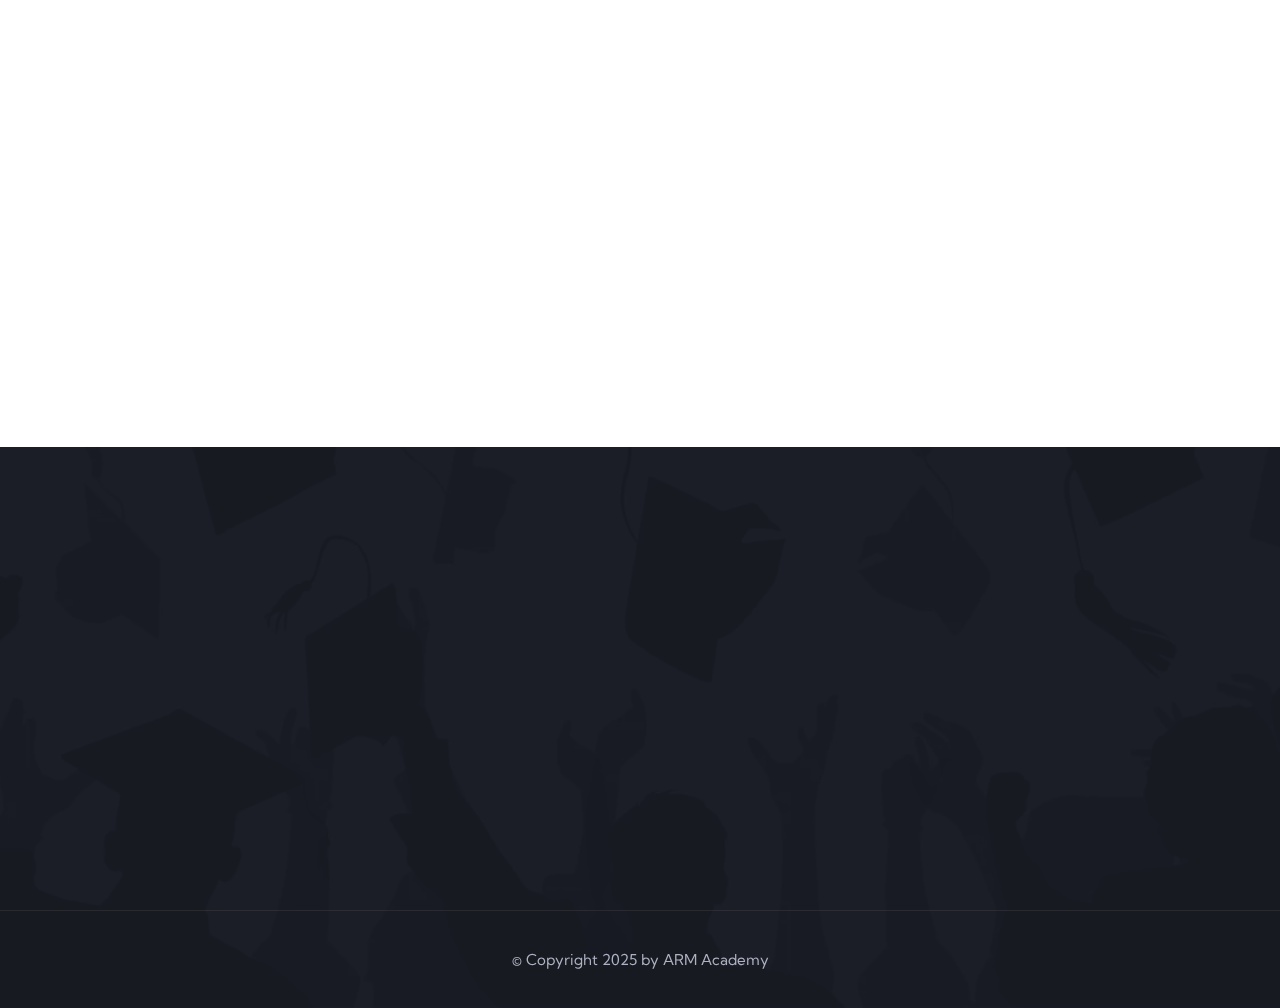
<file: contact.html>
<!DOCTYPE html>
<html lang="en">

<head>
    <meta charset="UTF-8" />
    <meta name="viewport" content="width=device-width, initial-scale=1.0" />
    <title>ARM Academy</title>
    <!-- favicons Icons -->
    <link rel="apple-touch-icon" sizes="180x180" href="assets/images/resources/logo.png" />
    <link rel="icon" type="image/png" sizes="32x32" href="assets/images/resources/logo.png" />
    <link rel="icon" type="image/png" sizes="16x16" href="assets/images/resources/logo.png" />
    <link rel="shortcut icon" href="assets/images/resources/logo-old.png" />
    <meta name="description" content="ARM Academy" />
    <meta name="description" content="ARM Academy" />

    <!-- fonts -->
    <link rel="preconnect" href="https://fonts.gstatic.com">
    <link href="https://fonts.googleapis.com/css2?family=Kumbh+Sans:wght@300;400;700&display=swap" rel="stylesheet">

    <link rel="stylesheet" href="assets/vendors/bootstrap/css/bootstrap.min.css" />
    <link rel="stylesheet" href="assets/vendors/animate/animate.min.css" />
    <link rel="stylesheet" href="assets/vendors/animate/custom-animate.css" />
    <link rel="stylesheet" href="assets/vendors/fontawesome/css/all.min.css" />
    <link rel="stylesheet" href="assets/vendors/jarallax/jarallax.css" />
    <link rel="stylesheet" href="assets/vendors/jquery-magnific-popup/jquery.magnific-popup.css" />
    <link rel="stylesheet" href="assets/vendors/nouislider/nouislider.min.css" />
    <link rel="stylesheet" href="assets/vendors/nouislider/nouislider.pips.css" />
    <link rel="stylesheet" href="assets/vendors/odometer/odometer.min.css" />           
    <link rel="stylesheet" href="assets/vendors/swiper/swiper.min.css" />
    <link rel="stylesheet" href="assets/vendors/icomoon-icons/style.css">
    <link rel="stylesheet" href="assets/vendors/tiny-slider/tiny-slider.min.css" />
    <link rel="stylesheet" href="assets/vendors/reey-font/stylesheet.css" />
    <link rel="stylesheet" href="assets/vendors/owl-carousel/owl.carousel.min.css" />
    <link rel="stylesheet" href="assets/vendors/owl-carousel/owl.theme.default.min.css" />
    <link rel="stylesheet" href="assets/vendors/twentytwenty/twentytwenty.css" />

    <!-- template styles -->
    <link rel="stylesheet" href="assets/css/zilom.css" />
    <link rel="stylesheet" href="assets/css/zilom-responsive.css" />
    <link rel="stylesheet" href="assets/css/custom.css" />
</head>

<body>

    <div class="preloader">
        <img class="preloader__image" width="60" src="assets/images/loader.png" alt="" />
    </div>

    <!-- /.preloader -->
    <div class="page-wrapper">

        <header class="main-header main-header--one  clearfix">
            <div class="main-header--one__top clearfix">
                <div class="container">
                    <div class="main-header--one__top-inner clearfix">
                        <div class="main-header--one__top-left">
                            <div class="main-header--one__top-logo">
                                <a href="index.html">
                                    <img src="assets/images/resources/logo.png" alt="">
                                </a>
                            </div>
                        </div>

                        <div class="main-header--one__top-right clearfix">
                            <ul class="main-header--one__top-social-link list-unstyled clearfix">
                                <li><a href="tel:+919048304124"><i class="fab fa-whatsapp"></i></a></li>
                                <li><a href="https://youtube.com/@anjananair100?si=TwJfuxjrwnTcXqhS" target="_blank"><i class="fab fa-youtube"></i></a></li>
                                <li><a href="https://www.facebook.com/share/1ATyR9vK6q/" target="_blank"><i class="fab fa-facebook"></i></a></li>
                                <li><a href="https://www.instagram.com/_armacademy_?igsh=MWtwb2h5bWloZnJscw==" target="_blank"><i class="fab fa-instagram"></i></a></li>
                            </ul>

                            <div class="main-header--one__top-contact-info clearfix">
                                <ul class="main-header--one__top-contact-info-list list-unstyled">
                                    <li class="main-header--one__top-contact-info-list-item">
                                        <div class="icon">
                                            <span class="icon-phone-call-1"></span>
                                        </div>
                                        <div class="text">
                                            <!-- <h6>Call Agent</h6> -->
                                            <p><a href="tel:+918921266375">+91 89212 66375</a></p>
                                        </div>
                                    </li>
                                    <li class="main-header--one__top-contact-info-list-item">
                                        <div class="icon">
                                            <span class="icon-message"></span>
                                        </div>
                                        <div class="text">
                                            <!-- <h6>Call Agent</h6> -->
                                            <p><a href="mailto:nairanjanar3@gmail.com">nairanjanar3@gmail.com</a></p>
                                        </div>
                                    </li>
                                </ul>
                            </div>

                        </div>
                    </div>
                </div>
            </div>


            <div class="main-header-one__bottom clearfix">
                <div class="container">
                    <div class="main-header-one__bottom-inner clearfix">
                        <nav class="main-menu main-menu--1">
                            <div class="main-menu__inner">
                                <a href="#" class="mobile-nav__toggler"><i class="fa fa-bars"></i></a>

                                <div class="left">
                                    <ul class="main-menu__list">
                                        <li class="dropdown">
                                            <a href="index.html">Home</a>
                                        </li>
                                        <li class="dropdown">
                                            <a href="communicative-english.html">Courses</a>
                                            <ul>
                                                <li><a href="cbse.html">CBSE</a></li>
                                                <li><a href="ielts.html">IELTS</a></li>
                                                <li><a href="communicative-english.html">Communicative English</a></li>
                                            </ul>
                                        </li>
                                        <li><a href="contact.html">Contact</a></li>
                                    </ul>
                                </div>

                                <!-- <div class="right">
                                    <div class="main-menu__right">
                                        <div class="main-menu__right-login-register">
                                            <ul class="list-unstyled">
                                                <li><a href="#">Login</a></li>
                                                <li><a href="#">Register</a></li>
                                            </ul>
                                        </div>
                                        <div class="main-menu__right-cart-search">
                                            <div class="main-menu__right-cart-box">
                                                <a href="#"><span class="icon-shopping-cart"></span></a>
                                            </div>
                                            <div class="main-menu__right-search-box">
                                                <a href="#" class="thm-btn search-toggler">Search</a>
                                            </div>
                                        </div>
                                    </div>
                                </div> -->

                            </div>
                        </nav>

                    </div>
                </div>
            </div>

        </header>


        <div class="stricky-header stricked-menu main-menu">
            <div class="sticky-header__content">

            </div><!-- /.sticky-header__content -->
        </div><!-- /.stricky-header -->



    <!--Page Header Start-->
    <section class="page-header clearfix" style="background-image: url(assets/images/backgrounds/page-header-bg.jpg);">
        <div class="container">
            <div class="row">
                <div class="col-xl-12">
                    <div class="page-header__wrapper clearfix">
                        <div class="page-header__title">
                            <h2>Contact</h2>
                        </div>
                        <div class="page-header__menu">
                            <ul class="page-header__menu-list list-unstyled clearfix">
                                <li><a href="index.html">Home</a></li>
                                <li class="active">Contact</li>
                            </ul>
                        </div>
                    </div>
                </div>

            </div>
        </div>
    </section>
    <!--Page Header End-->

    <!--Start Contact Details One-->
    <section class="contact-details-one">
        <div class="container">
            <div class="row">
                <!--Start Single Contact Details One-->
                <div class="col-xl-4 col-lg-4">
                    <div class="contact-details-one__single">
                        <div class="contact-details-one__single-icon">
                            <span class="icon-chat"></span>
                        </div>
                        <div class="contact-details-one__single-text">
                            <h4><a href="tel:+918921266375">+91 89212 66375</a></h4>
                            <h4><a href="https://wa.me/+919048304124?text=">+91 90483 04124</a></h4>
                        </div>
                    </div>
                </div>
                <!--End Single Contact Details One-->

                <!--Start Single Contact Details One-->
                <div class="col-xl-4 col-lg-4">
                    <div class="contact-details-one__single">
                        <div class="contact-details-one__single-icon">
                            <span class="icon-message-1"></span>
                        </div>
                        <div class="contact-details-one__single-text">
                            <h4><a href="mailto:nairanjanar3@gmail.com">nairanjanar3@gmail.com</a></h4>
                            <p>Send Email</p>
                        </div>
                    </div>
                </div>
                <!--End Single Contact Details One-->

                <!--Start Single Contact Details One-->
                <div class="col-xl-4 col-lg-4">
                    <div class="contact-details-one__single">
                        <div class="contact-details-one__single-icon">
                            <span class="icon-address"></span>
                        </div>
                        <div class="contact-details-one__single-text">
                            <h4>Marappalam-Muttada</h4>
                            <p class="single-p">Rd,PattomTrivandrum,Kerala</p>
                        </div>
                    </div>
                </div>
                <!--End Single Contact Details One-->
            </div>
        </div>
    </section>
    <!--End Contact Details One-->

    <!--Contact Page Start-->
    <section class="contact-page">
        <div class="container">
            <div class="row">
                <div class="col-xl-4 col-lg-4">
                    <div class="contact-page__left">
                        <div class="section-title">
                            <span class="section-title__tagline">Send a Message</span>
                            <h2 class="section-title__title">We Always <br>Ready to Hear <br>From You</h2>
                        </div>
                    </div>
                </div>
                <div class="col-xl-8 col-lg-8">
                    <div class="contact-page__right">
                        <form action="assets/inc/sendemail.php" class="comment-one__form contact-form-validated" novalidate="novalidate">
                            <div class="row">
                                <div class="col-xl-6 col-lg-6">
                                    <div class="comment-form__input-box">
                                        <input type="text" placeholder="Your name" name="name">
                                    </div>
                                </div>
                                <div class="col-xl-6 col-lg-6">
                                    <div class="comment-form__input-box">
                                        <input type="email" placeholder="Email address" name="email">
                                    </div>
                                </div>
                            </div>
                            <div class="row">
                                <div class="col-xl-6 col-lg-6">
                                    <div class="comment-form__input-box">
                                        <input type="text" placeholder="Phone number" name="phone">
                                    </div>
                                </div>
                                <div class="col-xl-6 col-lg-6">
                                    <div class="comment-form__input-box">
                                        <input type="email" placeholder="Subject" name="Subject">
                                    </div>
                                </div>
                            </div>
                            <div class="row">
                                <div class="col-xl-12 col-lg-12">
                                    <div class="comment-form__input-box">
                                        <textarea name="message" placeholder="Write message"></textarea>
                                    </div>
                                    <button type="submit" class="thm-btn comment-form__btn">Submit</button>
                                </div>
                            </div>
                        </form>
                    </div>
                </div>
            </div>
        </div>
    </section>
    <!--Contact Page End-->

    <!--Contact Page Google Map Start-->
    <section class="contact-page-google-map">
        <iframe
            src="https://www.google.com/maps/embed?pb=!1m18!1m12!1m3!1d7501.097137241507!2d76.93714474040274!3d8.520476016087752!2m3!1f0!2f0!3f0!3m2!1i1024!2i768!4f13.1!3m3!1m2!1s0x3b05bbddff1c089f%3A0x48e83c427354f836!2sPattom%2C%20Thiruvananthapuram%2C%20Kerala!5e1!3m2!1sen!2sin!4v1764758711331!5m2!1sen!2sin"
            class="contact-page-google-map__one" allowfullscreen></iframe>
    </section>
    <!--Contact Page Google Map End-->


   <!--Start Footer One-->
        <footer class="footer-one">
            <div class="footer-one__bg" style="background-image: url(assets/images/backgrounds/footer-v1-bg.jpg);">
            </div><!-- /.footer-one__bg -->
            <div class="footer-one__top">
                <div class="container">
                    <div class="row">
                        <!--Start Footer Widget Column-->
                        <div class="col-xl-2 col-lg-4 col-md-4 wow animated fadeInUp" data-wow-delay="0.1s">
                            <div class="footer-widget__column footer-widget__about">
                                <div class="footer-widget__about-logo">
                                    <a href="index.html">
                                        <img src="assets/images/resources/circle-logo.png" alt="">
                                    </a>
                                </div>
                            </div>
                        </div>
                        <!--End Footer Widget Column-->

                        <!--Start Footer Widget Column-->
                        <div class="col-xl-2 col-lg-4 col-md-4 wow animated fadeInUp" data-wow-delay="0.5s">
                            <div class="footer-widget__column footer-widget__links">
                                <h3 class="footer-widget__title">Links</h3>
                                <ul class="footer-widget__links-list list-unstyled">
                                    <li><a href="index.html">Home</a></li>
                                    <li><a href="cbse.html">CBSE</a></li>
                                    <li><a href="ielts.html">IELTS</a></li>
                                    <li><a href="communicative-english.html">Comm. English</a></li>
                                    <li><a href="contact.html">Contact</a></li>
                                </ul>
                            </div>
                        </div>
                        <!--End Footer Widget Column-->

                        <!--Start Footer Widget Column-->
                        <div class="col-xl-2 col-lg-4 col-md-4 wow animated fadeInUp" data-wow-delay="0.3s">
                            <div class="footer-widget__column footer-widget__courses">
                                <h3 class="footer-widget__title">Courses</h3>
                                <ul class="footer-widget__courses-list list-unstyled">
                                    <li><a href="cbse.html">Class 12
th CBSE English</a></li>
                                    <li><a href="communicative-english.html">Communicative English</a></li>
                                    <li><a href="ielts.html">IELTS Coaching</a></li>
                                    <!-- <li><a href="#">Software Development</a></li>
                                    <li><a href="#">Business English</a></li> -->
                                </ul>
                            </div>
                        </div>
                        <!--End Footer Widget Column-->

                        <!--Start Footer Widget Column-->
                        <div class="col-xl-3 col-lg-6 col-md-6 wow animated fadeInUp" data-wow-delay="0.7s">
                            <div class="footer-widget__column footer-widget__contact">
                                <h3 class="footer-widget__title">Contact</h3>
                                <p class="text">ARM Academy,First Floor,<br>
                                    Adjacent to Hari Nagar,<br>
                                    Marappalam Muttada Rd,Pattom.P.O TVM 696004</p>
                                <p><a href="mailto:nairanjanar3@gmail.com">nairanjanar3@gmail.com</a></p>
                                <p class="phone"><a href="tel:+91 89212 66375">+918921266375</a></p>
                            </div>
                        </div>
                        <!--End Footer Widget Column-->

                        <!--Start Footer Widget Column-->
                        <div class="col-xl-3 col-lg-6 col-md-6 wow animated fadeInUp" data-wow-delay="0.9s">
                            <div class="footer-widget__column footer-widget__social-links">
                                <ul class="footer-widget__social-links-list list-unstyled clearfix">
                                    <li><a href=" https://www.facebook.com/share/1ATyR9vK6q/" target="_blank"><i class="fab fa-facebook"></i></a></li>
                                    <li><a href="https://wa.me/+919048304124?text="><i class="fab fa-whatsapp"></i></a></li>
                                    <li><a target="_blank" href="https://www.instagram.com/_armacademy_?igsh=MWtwb2h5bWloZnJscw=="><i class="fab fa-instagram"></i></a></li>
                                    <li><a href="https://youtube.com/@anjananair100?si=TwJfuxjrwnTcXqhS" target="_blank"><i class="fab fa-youtube"></i></a></li>
                                </ul>
                            </div>
                        </div>
                        <!--End Footer Widget Column-->

                    </div>
                </div>
            </div>

            <!--Start Footer One Bottom-->
            <div class="footer-one__bottom">
                <div class="container">
                    <div class="row">
                        <div class="col-xl-12">
                            <div class="footer-one__bottom-inner">
                                <div class="footer-one__bottom-text text-center">
                                    <p>&copy; Copyright 2025 by ARM Academy</p>
                                </div>
                            </div>
                        </div>
                    </div>
                </div>
            </div>
            <!--End Footer One Bottom-->
        </footer>
        <!--End Footer One-->









    </div><!-- /.page-wrapper -->



    <div class="mobile-nav__wrapper">
        <div class="mobile-nav__overlay mobile-nav__toggler"></div>
        <!-- /.mobile-nav__overlay -->
        <div class="mobile-nav__content">
            <span class="mobile-nav__close mobile-nav__toggler"><i class="fa fa-times"></i></span>

            <div class="logo-box">
                <a href="index.html" aria-label="logo image">
                   ARM Academy
                </a>
            </div>
            <!-- /.logo-box -->
            <div class="mobile-nav__container"></div>
            <!-- /.mobile-nav__container -->

            <ul class="mobile-nav__contact list-unstyled">
                <li>
                    <i class="icon-letter"></i>
                    <a href="mailto:nairanjanar3@gmail.com">nairanjanar3@gmail.com</a>
                </li>
                <li>
                    <i class="icon-phone-call"></i>
                    <a href="tel:+918921266375">+91 89212 66375</a>
                </li>
            </ul><!-- /.mobile-nav__contact -->
            <div class="mobile-nav__top">
                <div class="mobile-nav__social">
                    <a href="https://wa.me/+919048304124?text=" class="fab fa-whatsapp"></a>
                    <a href="https://www.facebook.com/share/1ATyR9vK6q/" class="fab fa-facebook-square"></a>
                    <a href="https://youtube.com/@anjananair100?si=TwJfuxjrwnTcXqhS" target="_blank" class="fab fa-youtube"></a>
                    <a href="https://www.instagram.com/_armacademy_?igsh=MWtwb2h5bWloZnJscw==" class="fab fa-instagram"></a>
                </div><!-- /.mobile-nav__social -->
            </div><!-- /.mobile-nav__top -->
        </div>
        <!-- /.mobile-nav__content -->
    </div>
    <!-- /.mobile-nav__wrapper -->



    <div class="search-popup">
        <div class="search-popup__overlay search-toggler"></div>
        <!-- /.search-popup__overlay -->
        <div class="search-popup__content">
            <form action="#">
                <label for="search" class="sr-only">search here</label><!-- /.sr-only -->
                <input type="text" id="search" placeholder="Search Here..." />
                <button type="submit" aria-label="search submit" class="thm-btn2">
                    <i class="fa fa-search" aria-hidden="true"></i>
                </button>
            </form>
        </div>
        <!-- /.search-popup__content -->
    </div>
    <!-- /.search-popup -->



    <a href="https://wa.me/+918921266375?text=Hello, I would like to know more about your courses" target="_blank" class="whatsapp-float">
        <i class="fab fa-whatsapp"></i>
    </a>
    <a href="#" data-target="html" class="scroll-to-target scroll-to-top"><i class="fa fa-angle-up"></i></a>


    <script src="assets/vendors/jquery/jquery-3.5.1.min.js"></script>
    <script src="assets/vendors/bootstrap/js/bootstrap.bundle.min.js"></script>
    <script src="assets/vendors/jarallax/jarallax.min.js"></script>
    <script src="assets/vendors/jquery-ajaxchimp/jquery.ajaxchimp.min.js"></script>
    <script src="assets/vendors/jquery-appear/jquery.appear.min.js"></script>
    <script src="assets/vendors/jquery-circle-progress/jquery.circle-progress.min.js"></script>
    <script src="assets/vendors/jquery-magnific-popup/jquery.magnific-popup.min.js"></script>
    <script src="assets/vendors/jquery-validate/jquery.validate.min.js"></script>
    <script src="assets/vendors/nouislider/nouislider.min.js"></script>
    <script src="assets/vendors/odometer/odometer.min.js"></script>
    <script src="assets/vendors/swiper/swiper.min.js"></script>
    <script src="assets/vendors/tiny-slider/tiny-slider.min.js"></script>
    <script src="assets/vendors/wnumb/wNumb.min.js"></script>
    <script src="assets/vendors/wow/wow.js"></script>
    <script src="assets/vendors/isotope/isotope.js"></script>
    <script src="assets/vendors/countdown/countdown.min.js"></script>
    <script src="assets/vendors/owl-carousel/owl.carousel.min.js"></script>
    <script src="assets/vendors/twentytwenty/twentytwenty.js"></script>
    <script src="assets/vendors/twentytwenty/jquery.event.move.js"></script>


    <script src="http://maps.google.com/maps/api/js?key=AIzaSyATY4Rxc8jNvDpsK8ZetC7JyN4PFVYGCGM"></script>

    <!-- template js -->
    <script src="assets/js/zilom.js"></script>


</body>

</html>
</file>
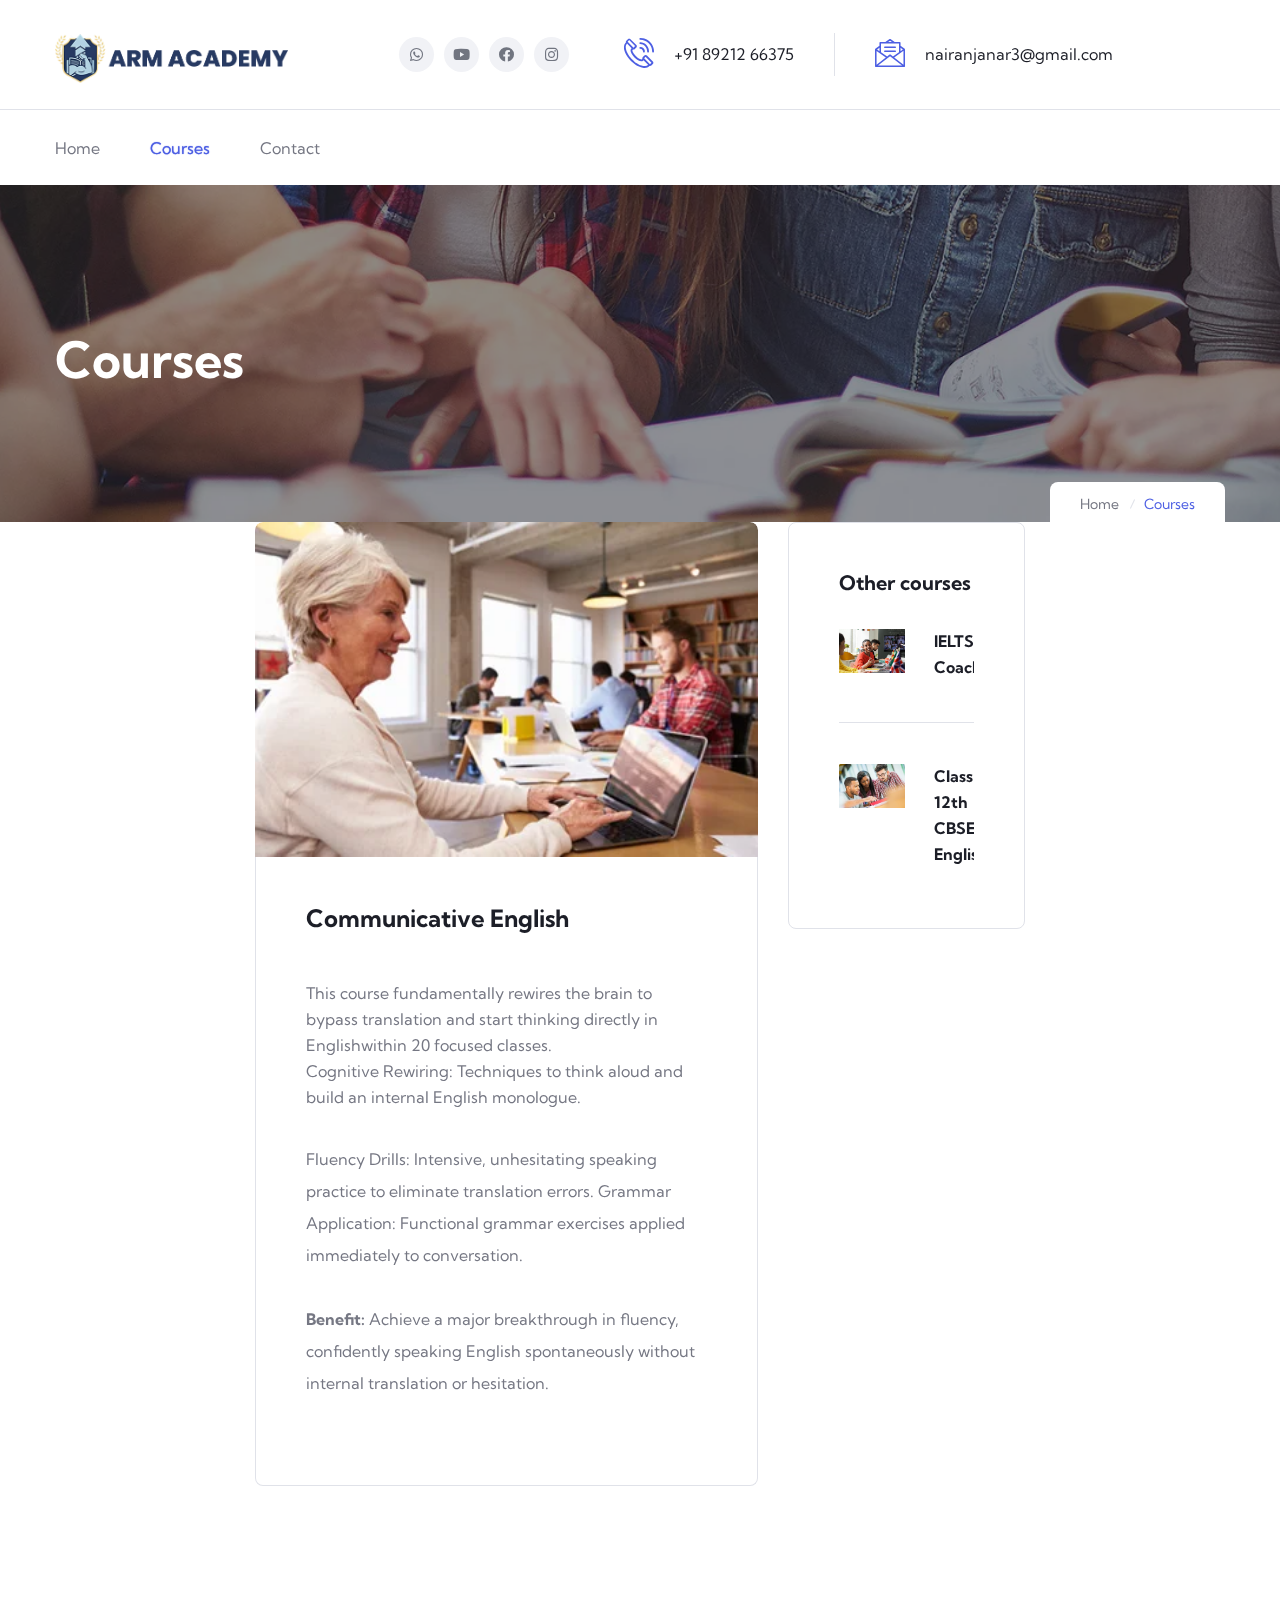
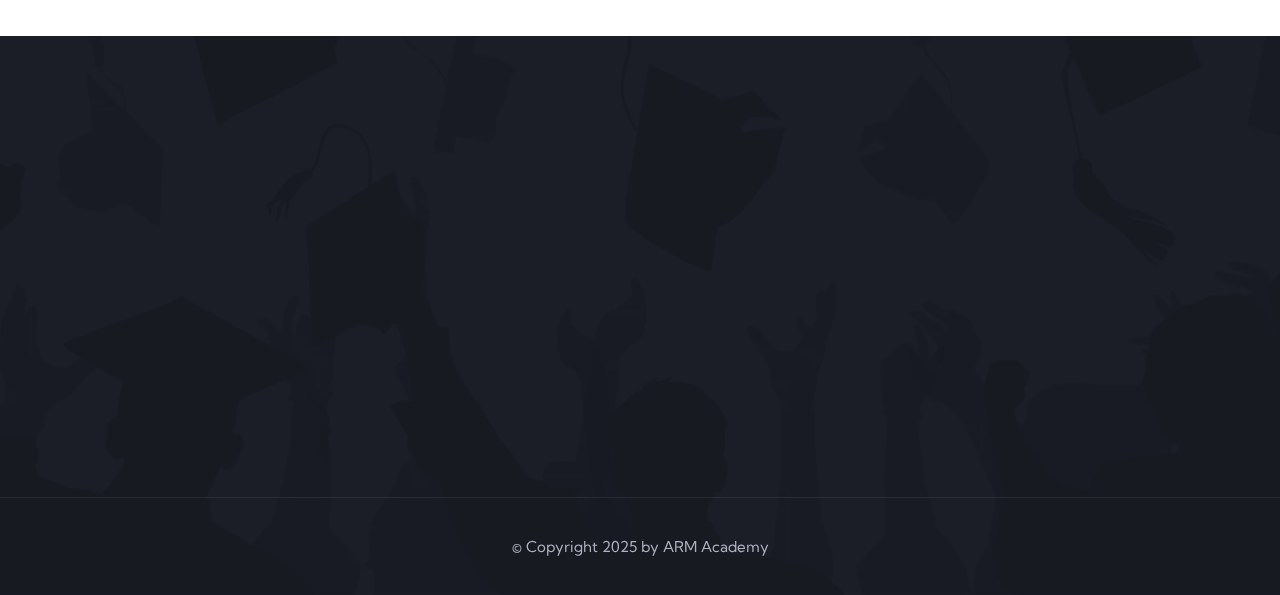
<file: course-details.html>
<!DOCTYPE html>
<html lang="en">

<head>
    <meta charset="UTF-8" />
    <meta name="viewport" content="width=device-width, initial-scale=1.0" />
    <title>ARM Academy</title>
    <!-- favicons Icons -->
    <link rel="apple-touch-icon" sizes="180x180" href="assets/images/resources/logo.png" />
    <link rel="icon" type="image/png" sizes="32x32" href="assets/images/resources/logo.png" />
    <link rel="icon" type="image/png" sizes="16x16" href="assets/images/resources/logo.png" />
    <link rel="shortcut icon" href="assets/images/resources/logo.png" />
    <meta name="description" content="ARM Academy" />
    <meta name="description" content="ARM Academy" />

    <!-- fonts -->
    <link rel="preconnect" href="https://fonts.gstatic.com">
    <link href="https://fonts.googleapis.com/css2?family=Kumbh+Sans:wght@300;400;700&display=swap" rel="stylesheet">

    <link rel="stylesheet" href="assets/vendors/bootstrap/css/bootstrap.min.css" />
    <link rel="stylesheet" href="assets/vendors/animate/animate.min.css" />
    <link rel="stylesheet" href="assets/vendors/animate/custom-animate.css" />
    <link rel="stylesheet" href="assets/vendors/fontawesome/css/all.min.css" />
    <link rel="stylesheet" href="assets/vendors/jarallax/jarallax.css" />
    <link rel="stylesheet" href="assets/vendors/jquery-magnific-popup/jquery.magnific-popup.css" />
    <link rel="stylesheet" href="assets/vendors/nouislider/nouislider.min.css" />
    <link rel="stylesheet" href="assets/vendors/nouislider/nouislider.pips.css" />
    <link rel="stylesheet" href="assets/vendors/odometer/odometer.min.css" />           
    <link rel="stylesheet" href="assets/vendors/swiper/swiper.min.css" />
    <link rel="stylesheet" href="assets/vendors/icomoon-icons/style.css">
    <link rel="stylesheet" href="assets/vendors/tiny-slider/tiny-slider.min.css" />
    <link rel="stylesheet" href="assets/vendors/reey-font/stylesheet.css" />
    <link rel="stylesheet" href="assets/vendors/owl-carousel/owl.carousel.min.css" />
    <link rel="stylesheet" href="assets/vendors/owl-carousel/owl.theme.default.min.css" />
    <link rel="stylesheet" href="assets/vendors/twentytwenty/twentytwenty.css" />

    <!-- template styles -->
    <link rel="stylesheet" href="assets/css/zilom.css" />
    <link rel="stylesheet" href="assets/css/zilom-responsive.css" />
    <link rel="stylesheet" href="assets/css/custom.css" />
</head>

<body>

    <div class="preloader">
        <img class="preloader__image" width="60" src="assets/images/loader.png" alt="" />
    </div>

    <!-- /.preloader -->
    <div class="page-wrapper">

        <header class="main-header main-header--one  clearfix">
            <div class="main-header--one__top clearfix">
                <div class="container">
                    <div class="main-header--one__top-inner clearfix">
                        <div class="main-header--one__top-left">
                            <div class="main-header--one__top-logo">
                                <a href="index.html">
                                    <img src="assets/images/resources/logo.png" alt="">
                                </a>
                            </div>
                        </div>

                        <div class="main-header--one__top-right clearfix">
                            <ul class="main-header--one__top-social-link list-unstyled clearfix">
                                <li><a href="tel:+919048304124"><i class="fab fa-whatsapp"></i></a></li>
                                <li><a href="#"><i class="fab fa-youtube"></i></a></li>
                                <li><a href="https://www.facebook.com/share/1ATyR9vK6q/" target="_blank"><i class="fab fa-facebook"></i></a></li>
                                <li><a href="https://www.instagram.com/_armacademy_?igsh=MWtwb2h5bWloZnJscw==" target="_blank"><i class="fab fa-instagram"></i></a></li>
                            </ul>

                            <div class="main-header--one__top-contact-info clearfix">
                                <ul class="main-header--one__top-contact-info-list list-unstyled">
                                    <li class="main-header--one__top-contact-info-list-item">
                                        <div class="icon">
                                            <span class="icon-phone-call-1"></span>
                                        </div>
                                        <div class="text">
                                            <!-- <h6>Call Agent</h6> -->
                                            <p><a href="tel:+918921266375">+91 89212 66375</a></p>
                                        </div>
                                    </li>
                                    <li class="main-header--one__top-contact-info-list-item">
                                        <div class="icon">
                                            <span class="icon-message"></span>
                                        </div>
                                        <div class="text">
                                            <!-- <h6>Call Agent</h6> -->
                                            <p><a href="mailto:nairanjanar3@gmail.com">nairanjanar3@gmail.com</a></p>
                                        </div>
                                    </li>
                                </ul>
                            </div>

                        </div>
                    </div>
                </div>
            </div>


            <div class="main-header-one__bottom clearfix">
                <div class="container">
                    <div class="main-header-one__bottom-inner clearfix">
                        <nav class="main-menu main-menu--1">
                            <div class="main-menu__inner">
                                <a href="#" class="mobile-nav__toggler"><i class="fa fa-bars"></i></a>

                                <div class="left">
                                    <ul class="main-menu__list">
                                        <li class="dropdown">
                                            <a href="index.html">Home</a>
                                        </li>
                                        <li class="dropdown">
                                            <a href="course-details.html">Courses</a>
                                            <!-- <ul>
                                                <li><a href="courses.html">Courses</a></li>
                                                <li><a href="course-details.html">Course Details</a></li>
                                            </ul> -->
                                        </li>
                                        <li><a href="contact.html">Contact</a></li>
                                    </ul>
                                </div>

                                <!-- <div class="right">
                                    <div class="main-menu__right">
                                        <div class="main-menu__right-login-register">
                                            <ul class="list-unstyled">
                                                <li><a href="#">Login</a></li>
                                                <li><a href="#">Register</a></li>
                                            </ul>
                                        </div>
                                        <div class="main-menu__right-cart-search">
                                            <div class="main-menu__right-cart-box">
                                                <a href="#"><span class="icon-shopping-cart"></span></a>
                                            </div>
                                            <div class="main-menu__right-search-box">
                                                <a href="#" class="thm-btn search-toggler">Search</a>
                                            </div>
                                        </div>
                                    </div>
                                </div> -->

                            </div>
                        </nav>

                    </div>
                </div>
            </div>

        </header>


        <div class="stricky-header stricked-menu main-menu">
            <div class="sticky-header__content">

            </div><!-- /.sticky-header__content -->
        </div><!-- /.stricky-header -->



    <!--Page Header Start-->
    <section class="page-header clearfix" style="background-image: url(assets/images/backgrounds/page-header-bg.jpg);">
        <div class="container">
            <div class="row">
                <div class="col-xl-12">
                    <div class="page-header__wrapper clearfix">
                        <div class="page-header__title">
                            <h2>Courses</h2>
                        </div>
                        <div class="page-header__menu">
                            <ul class="page-header__menu-list list-unstyled clearfix">
                                <li><a href="index.html">Home</a></li>
                                <li class="active">Courses</li>
                            </ul>
                        </div>
                    </div>
                </div>

            </div>
        </div>
    </section>
    <!--Page Header End-->

    <!--Start Course Details-->
    <section class="course-details">
        <div class="container">
            <div class="row">
                <!--Start Course Details Content-->
                <div class="col-xl-8 col-lg-8">
                    <div class="course-details__content">
                        <!--Start Single Courses One-->
                        <div class="courses-one__single style2 wow fadeInLeft" data-wow-delay="0ms" data-wow-duration="1000ms">
                            <div class="courses-one__single-img">
                                <img src="assets/images/blog/blog-v1-img1.jpg" alt=""/>
                            </div>
                            <div class="courses-one__single-content">
                                <h4 class="courses-one__single-content-title">Communicative English</h4>
                                <div class="course-details__content-text1">
                                    <p>This course fundamentally rewires the brain to bypass translation and start thinking directly in Englishwithin 20 focused classes.</p>
                                    <p>Cognitive Rewiring: Techniques to think aloud and build an internal English monologue.</p>
                                </div>

                                <div class="course-details__content-text2">
                                    <p>Fluency Drills: Intensive, unhesitating speaking practice to eliminate translation errors. Grammar Application: Functional grammar exercises applied immediately to conversation. <br><br><strong>Benefit:</strong> Achieve a major breakthrough in fluency, confidently speaking English spontaneously without
internal translation or hesitation.</p>
                                </div>

                              <!-- <div class="course-details__content-list">
                                    <ul class="list-unstyled">
                                        <li>
                                            <div class="icon">
                                                <span class="icon-confirmation"></span>
                                            </div>
                                            <div class="text">
                                                <p>It has survived not only five centuries</p>
                                            </div>
                                        </li>

                                        <li>
                                            <div class="icon">
                                                <span class="icon-confirmation"></span>
                                            </div>
                                            <div class="text">
                                                <p>Lorem Ipsum is simply dummy text of the new design</p>
                                            </div>
                                        </li>

                                        <li>
                                            <div class="icon">
                                                <span class="icon-confirmation"></span>
                                            </div>
                                            <div class="text">
                                                <p>Printng and type setting ipsum</p>
                                            </div>
                                        </li>

                                        <li>
                                            <div class="icon">
                                                <span class="icon-confirmation"></span>
                                            </div>
                                            <div class="text">
                                                <p>Take a look at our round up of the best shows</p>
                                            </div>
                                        </li>
                                    </ul>
                                </div> -->

                            </div>
                        </div>
                        <!--End Single Courses One-->
                    </div>
                </div>
                <!--End Course Details Content-->

                <!--Start Course Details Sidebar-->
                <div class="col-xl-4 col-lg-4">
                    <div class="course-details__sidebar">

                        <div class="course-details__new-courses wow fadeInUp animated" data-wow-delay="0.5s">
                            <h3 class="course-details__new-courses-title">Other courses</h3>
                            <ul class="course-details__new-courses-list list-unstyled">
                                <li class="course-details__new-courses-list-item">
                                    <div class="course-details__new-courses-list-item-img">
                                        <img src="assets/images/blog/blog-v1-img3.jpg" alt=""/>
                                    </div>
                                    <div class="course-details__new-courses-list-item-content">
                                        <h4 class="course-details__new-courses-list-item-content-title"><a href="ielts.html">IELTS<br>Coaching</a></h4>
                                    </div>
                                </li>

                                <li class="course-details__new-courses-list-item">
                                    <div class="course-details__new-courses-list-item-img">
                                        <img src="assets/images/blog/blog-v1-img2.jpg" alt=""/>
                                    </div>
                                    <div class="course-details__new-courses-list-item-content">
                                        <h4 class="course-details__new-courses-list-item-content-title"><a href="cbse.html">Class 12th CBSE English</a></h4>
                                    </div>
                                </li>

                            </ul>
                        </div>
                    </div>
                </div>
                <!--End Course Details Sidebar-->
            </div>
        </div>
    </section>
    <!--End Course Details-->


   <!--Start Footer One-->
        <footer class="footer-one">
            <div class="footer-one__bg" style="background-image: url(assets/images/backgrounds/footer-v1-bg.jpg);">
            </div><!-- /.footer-one__bg -->
            <div class="footer-one__top">
                <div class="container">
                    <div class="row">
                        <!--Start Footer Widget Column-->
                        <div class="col-xl-2 col-lg-4 col-md-4 wow animated fadeInUp" data-wow-delay="0.1s">
                            <div class="footer-widget__column footer-widget__about">
                                <div class="footer-widget__about-logo">
                                    <a href="index.html">
                                        <img src="assets/images/resources/logo.png" alt="">
                                    </a>
                                </div>
                            </div>
                        </div>
                        <!--End Footer Widget Column-->

                        <!--Start Footer Widget Column-->
                        <div class="col-xl-2 col-lg-4 col-md-4 wow animated fadeInUp" data-wow-delay="0.5s">
                            <div class="footer-widget__column footer-widget__links">
                                <h3 class="footer-widget__title">Links</h3>
                                <ul class="footer-widget__links-list list-unstyled">
                                    <li><a href="index.html">Home</a></li>
                                    <li><a href="course-details.html">Courses</a></li>
                                    <li><a href="contact.html">Contact</a></li>
                                </ul>
                            </div>
                        </div>
                        <!--End Footer Widget Column-->

                        <!--Start Footer Widget Column-->
                        <div class="col-xl-2 col-lg-4 col-md-4 wow animated fadeInUp" data-wow-delay="0.3s">
                            <div class="footer-widget__column footer-widget__courses">
                                <h3 class="footer-widget__title">Courses</h3>
                                <ul class="footer-widget__courses-list list-unstyled">
                                    <li><a href="cbse.html">Class 12 CBSE</a></li>
                                    <li><a href="course-details.html">Communicative English</a></li>
                                    <li><a href="ielts.html">IELTS Coaching</a></li>
                                    <!-- <li><a href="#">Software Development</a></li>
                                    <li><a href="#">Business English</a></li> -->
                                </ul>
                            </div>
                        </div>
                        <!--End Footer Widget Column-->

                        <!--Start Footer Widget Column-->
                        <div class="col-xl-3 col-lg-6 col-md-6 wow animated fadeInUp" data-wow-delay="0.7s">
                            <div class="footer-widget__column footer-widget__contact">
                                <h3 class="footer-widget__title">Contact</h3>
                                <p class="text">ARM Academy,First Floor,<br>
                                    Adjacent to Hari Nagar,<br>
                                    Marappalam Muttada Rd,Pattom.P.O TVM 696004</p>
                                <p><a href="mailto:nairanjanar3@gmail.com">nairanjanar3@gmail.com</a></p>
                                <p class="phone"><a href="tel:+91 89212 66375">+918921266375</a></p>
                            </div>
                        </div>
                        <!--End Footer Widget Column-->

                        <!--Start Footer Widget Column-->
                        <div class="col-xl-3 col-lg-6 col-md-6 wow animated fadeInUp" data-wow-delay="0.9s">
                            <div class="footer-widget__column footer-widget__social-links">
                                <ul class="footer-widget__social-links-list list-unstyled clearfix">
                                    <li><a href=" https://www.facebook.com/share/1ATyR9vK6q/" target="_blank"><i class="fab fa-facebook"></i></a></li>
                                    <li><a href="https://wa.me/+919048304124?text="><i class="fab fa-whatsapp"></i></a></li>
                                    <li><a target="_blank" href="https://www.instagram.com/_armacademy_?igsh=MWtwb2h5bWloZnJscw=="><i class="fab fa-instagram"></i></a></li>
                                    <li><a href="https://www.instagram.com/_armacademy_?igsh=MWtwb2h5bWloZnJscw=="><i class="fab fa-youtube"></i></a></li>
                                </ul>
                            </div>
                        </div>
                        <!--End Footer Widget Column-->

                    </div>
                </div>
            </div>

            <!--Start Footer One Bottom-->
            <div class="footer-one__bottom">
                <div class="container">
                    <div class="row">
                        <div class="col-xl-12">
                            <div class="footer-one__bottom-inner">
                                <div class="footer-one__bottom-text text-center">
                                    <p>&copy; Copyright 2025 by ARM Academy</p>
                                </div>
                            </div>
                        </div>
                    </div>
                </div>
            </div>
            <!--End Footer One Bottom-->
        </footer>
        <!--End Footer One-->









    </div><!-- /.page-wrapper -->



    <div class="mobile-nav__wrapper">
        <div class="mobile-nav__overlay mobile-nav__toggler"></div>
        <!-- /.mobile-nav__overlay -->
        <div class="mobile-nav__content">
            <span class="mobile-nav__close mobile-nav__toggler"><i class="fa fa-times"></i></span>

            <div class="logo-box">
                <a href="index.html" aria-label="logo image">
                   ARM Academy
                </a>
            </div>
            <!-- /.logo-box -->
            <div class="mobile-nav__container"></div>
            <!-- /.mobile-nav__container -->

            <ul class="mobile-nav__contact list-unstyled">
                <li>
                    <i class="icon-letter"></i>
                    <a href="mailto:nairanjanar3@gmail.com">nairanjanar3@gmail.com</a>
                </li>
                <li>
                    <i class="icon-phone-call"></i>
                    <a href="tel:+918921266375">+91 89212 66375</a>
                </li>
            </ul><!-- /.mobile-nav__contact -->
            <div class="mobile-nav__top">
                <div class="mobile-nav__social">
                    <a href="https://wa.me/+919048304124?text=" class="fab fa-whatsapp"></a>
                    <a href="https://www.facebook.com/share/1ATyR9vK6q/" class="fab fa-facebook-square"></a>
                    <a href="#" class="fab fa-youtube"></a>
                    <a href="https://www.instagram.com/_armacademy_?igsh=MWtwb2h5bWloZnJscw==" class="fab fa-instagram"></a>
                </div><!-- /.mobile-nav__social -->
            </div><!-- /.mobile-nav__top -->
        </div>
        <!-- /.mobile-nav__content -->
    </div>
    <!-- /.mobile-nav__wrapper -->



    <div class="search-popup">
        <div class="search-popup__overlay search-toggler"></div>
        <!-- /.search-popup__overlay -->
        <div class="search-popup__content">
            <form action="#">
                <label for="search" class="sr-only">search here</label><!-- /.sr-only -->
                <input type="text" id="search" placeholder="Search Here..." />
                <button type="submit" aria-label="search submit" class="thm-btn2">
                    <i class="fa fa-search" aria-hidden="true"></i>
                </button>
            </form>
        </div>
        <!-- /.search-popup__content -->
    </div>
    <!-- /.search-popup -->



    <a href="#" data-target="html" class="scroll-to-target scroll-to-top"><i class="fa fa-angle-up"></i></a>


    <script src="assets/vendors/jquery/jquery-3.5.1.min.js"></script>
    <script src="assets/vendors/bootstrap/js/bootstrap.bundle.min.js"></script>
    <script src="assets/vendors/jarallax/jarallax.min.js"></script>
    <script src="assets/vendors/jquery-ajaxchimp/jquery.ajaxchimp.min.js"></script>
    <script src="assets/vendors/jquery-appear/jquery.appear.min.js"></script>
    <script src="assets/vendors/jquery-circle-progress/jquery.circle-progress.min.js"></script>
    <script src="assets/vendors/jquery-magnific-popup/jquery.magnific-popup.min.js"></script>
    <script src="assets/vendors/jquery-validate/jquery.validate.min.js"></script>
    <script src="assets/vendors/nouislider/nouislider.min.js"></script>
    <script src="assets/vendors/odometer/odometer.min.js"></script>
    <script src="assets/vendors/swiper/swiper.min.js"></script>
    <script src="assets/vendors/tiny-slider/tiny-slider.min.js"></script>
    <script src="assets/vendors/wnumb/wNumb.min.js"></script>
    <script src="assets/vendors/wow/wow.js"></script>
    <script src="assets/vendors/isotope/isotope.js"></script>
    <script src="assets/vendors/countdown/countdown.min.js"></script>
    <script src="assets/vendors/owl-carousel/owl.carousel.min.js"></script>
    <script src="assets/vendors/twentytwenty/twentytwenty.js"></script>
    <script src="assets/vendors/twentytwenty/jquery.event.move.js"></script>


    <script src="http://maps.google.com/maps/api/js?key=AIzaSyATY4Rxc8jNvDpsK8ZetC7JyN4PFVYGCGM"></script>

    <!-- template js -->
    <script src="assets/js/zilom.js"></script>


</body>

</html>
</file>
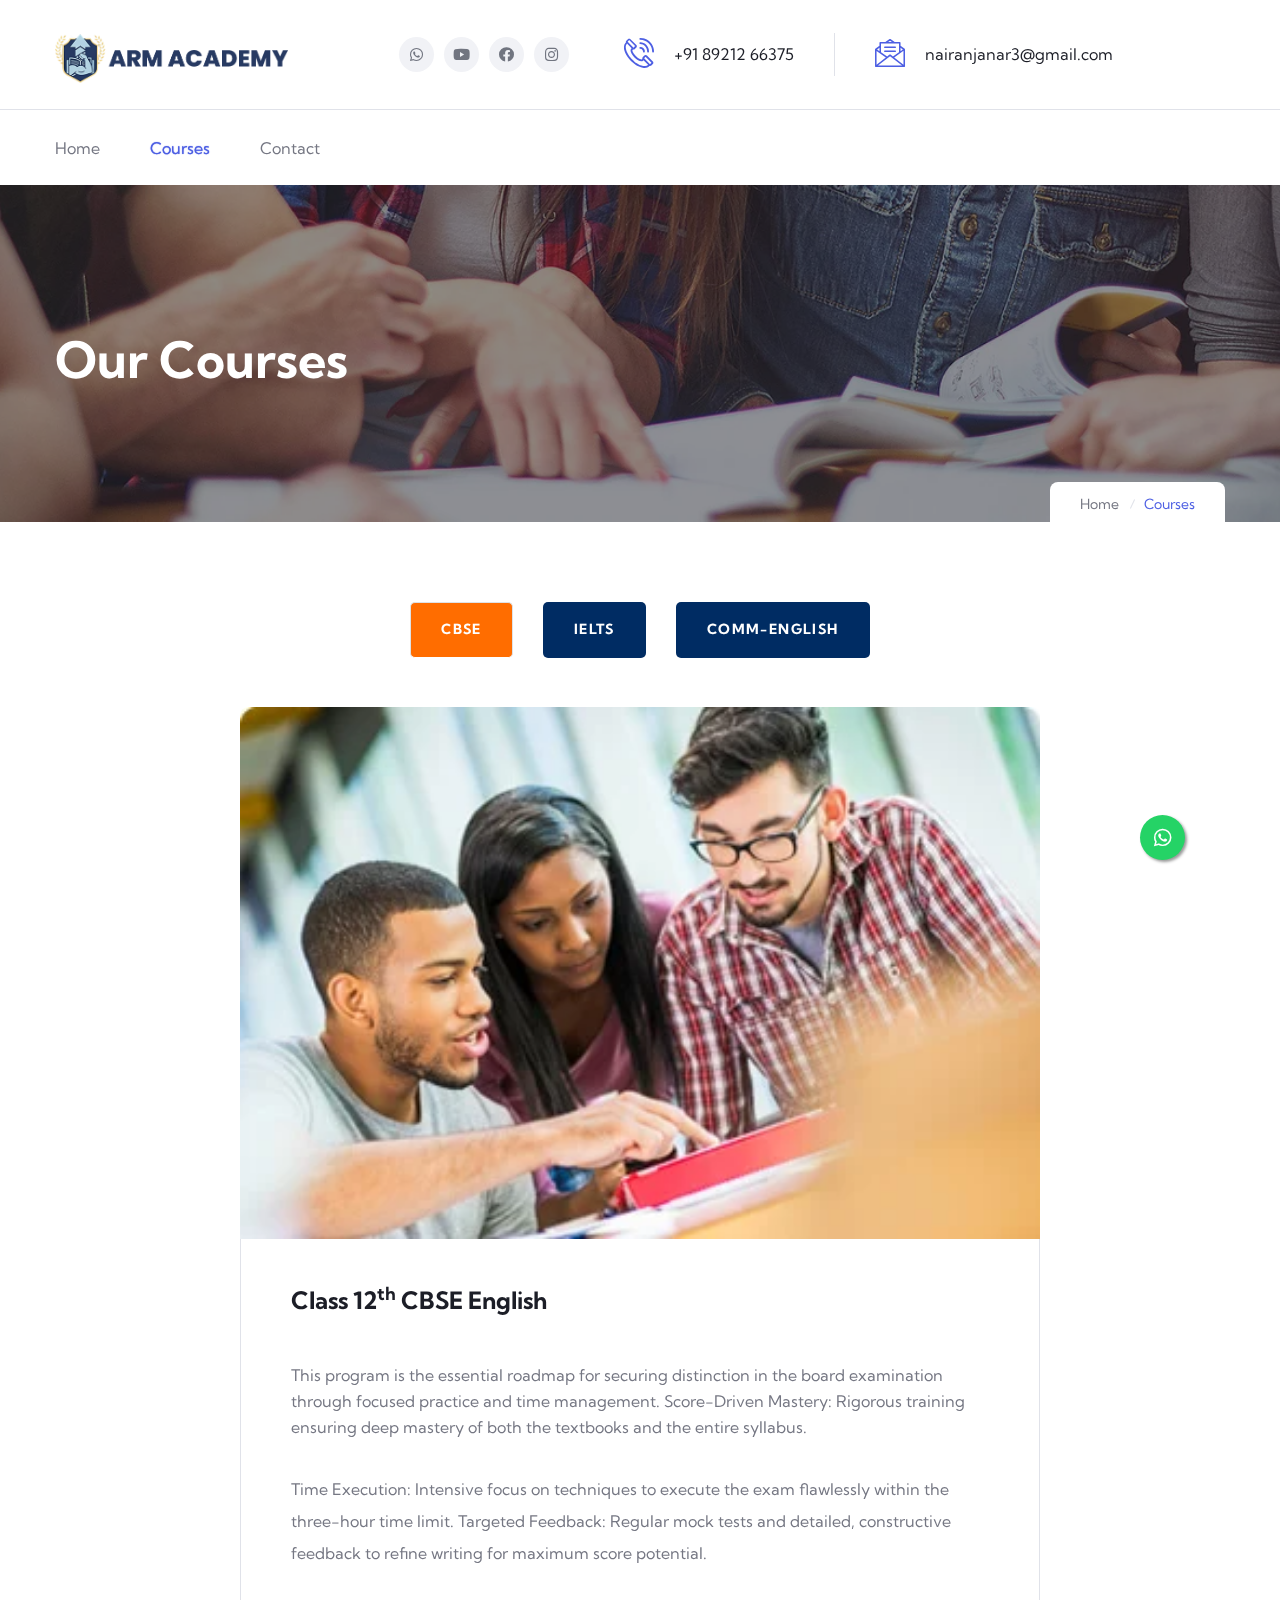
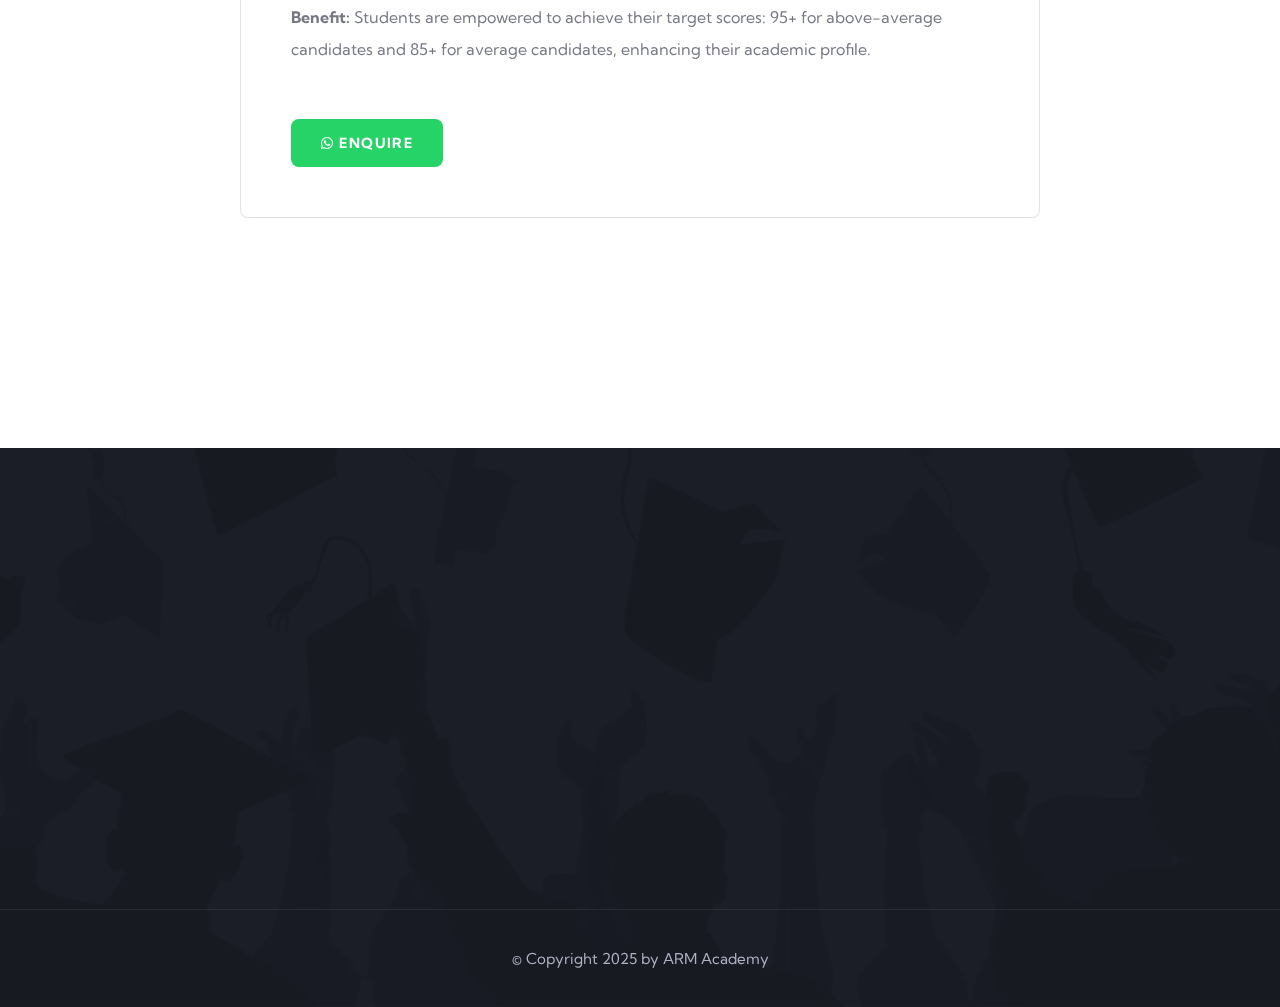
<file: courses.html>
<!DOCTYPE html>
<html lang="en">

<head>
    <meta charset="UTF-8" />
    <meta name="viewport" content="width=device-width, initial-scale=1.0" />
    <title>ARM Academy - Courses</title>
    <!-- favicons Icons -->
    <link rel="apple-touch-icon" sizes="180x180" href="assets/images/resources/logo.png" />
    <link rel="icon" type="image/png" sizes="32x32" href="assets/images/resources/logo.png" />
    <link rel="icon" type="image/png" sizes="16x16" href="assets/images/resources/logo.png" />
    <link rel="shortcut icon" href="assets/images/resources/logo-old.png" />
    <meta name="description" content="ARM Academy" />

    <!-- fonts -->
    <link rel="preconnect" href="https://fonts.gstatic.com">
    <link href="https://fonts.googleapis.com/css2?family=Kumbh+Sans:wght@300;400;700&display=swap" rel="stylesheet">

    <link rel="stylesheet" href="assets/vendors/bootstrap/css/bootstrap.min.css" />
    <link rel="stylesheet" href="assets/vendors/animate/animate.min.css" />
    <link rel="stylesheet" href="assets/vendors/animate/custom-animate.css" />
    <link rel="stylesheet" href="assets/vendors/fontawesome/css/all.min.css" />
    <link rel="stylesheet" href="assets/vendors/jarallax/jarallax.css" />
    <link rel="stylesheet" href="assets/vendors/jquery-magnific-popup/jquery.magnific-popup.css" />
    <link rel="stylesheet" href="assets/vendors/nouislider/nouislider.min.css" />
    <link rel="stylesheet" href="assets/vendors/nouislider/nouislider.pips.css" />
    <link rel="stylesheet" href="assets/vendors/odometer/odometer.min.css" />           
    <link rel="stylesheet" href="assets/vendors/swiper/swiper.min.css" />
    <link rel="stylesheet" href="assets/vendors/icomoon-icons/style.css">
    <link rel="stylesheet" href="assets/vendors/tiny-slider/tiny-slider.min.css" />
    <link rel="stylesheet" href="assets/vendors/reey-font/stylesheet.css" />
    <link rel="stylesheet" href="assets/vendors/owl-carousel/owl.carousel.min.css" />
    <link rel="stylesheet" href="assets/vendors/owl-carousel/owl.theme.default.min.css" />
    <link rel="stylesheet" href="assets/vendors/twentytwenty/twentytwenty.css" />

    <!-- template styles -->
    <link rel="stylesheet" href="assets/css/zilom.css" />
    <link rel="stylesheet" href="assets/css/zilom-responsive.css" />
    <link rel="stylesheet" href="assets/css/custom.css" />
</head>

<body>

    <div class="preloader">
        <img class="preloader__image" width="60" src="assets/images/loader.png" alt="" />
    </div>

    <!-- /.preloader -->
    <div class="page-wrapper">

        <header class="main-header main-header--one  clearfix">
            <div class="main-header--one__top clearfix">
                <div class="container">
                    <div class="main-header--one__top-inner clearfix">
                        <div class="main-header--one__top-left">
                            <div class="main-header--one__top-logo">
                                <a href="index.html">
                                    <img src="assets/images/resources/logo.png" alt="">
                                </a>
                            </div>
                        </div>

                        <div class="main-header--one__top-right clearfix">
                            <ul class="main-header--one__top-social-link list-unstyled clearfix">
                                <li><a href="tel:+919048304124"><i class="fab fa-whatsapp"></i></a></li>
                                <li><a href="https://youtube.com/@anjananair100?si=TwJfuxjrwnTcXqhS" target="_blank"><i class="fab fa-youtube"></i></a></li>
                                <li><a href="https://www.facebook.com/share/1ATyR9vK6q/" target="_blank"><i class="fab fa-facebook"></i></a></li>
                                <li><a href="https://www.instagram.com/_armacademy_?igsh=MWtwb2h5bWloZnJscw==" target="_blank"><i class="fab fa-instagram"></i></a></li>
                            </ul>

                            <div class="main-header--one__top-contact-info clearfix">
                                <ul class="main-header--one__top-contact-info-list list-unstyled">
                                    <li class="main-header--one__top-contact-info-list-item">
                                        <div class="icon">
                                            <span class="icon-phone-call-1"></span>
                                        </div>
                                        <div class="text">
                                            <p><a href="tel:+918921266375">+91 89212 66375</a></p>
                                        </div>
                                    </li>
                                    <li class="main-header--one__top-contact-info-list-item">
                                        <div class="icon">
                                            <span class="icon-message"></span>
                                        </div>
                                        <div class="text">
                                            <p><a href="mailto:nairanjanar3@gmail.com">nairanjanar3@gmail.com</a></p>
                                        </div>
                                    </li>
                                </ul>
                            </div>

                        </div>
                    </div>
                </div>
            </div>


            <div class="main-header-one__bottom clearfix">
                <div class="container">
                    <div class="main-header-one__bottom-inner clearfix">
                        <nav class="main-menu main-menu--1">
                            <div class="main-menu__inner">
                                <a href="#" class="mobile-nav__toggler"><i class="fa fa-bars"></i></a>

                                <div class="left">
                                    <ul class="main-menu__list">
                                        <li class="dropdown">
                                            <a href="index.html">Home</a>
                                        </li>
                                        <li class="dropdown current">
                                            <a href="courses.html">Courses</a>
                                        </li>
                                        <li><a href="contact.html">Contact</a></li>
                                    </ul>
                                </div>

                            </div>
                        </nav>

                    </div>
                </div>
            </div>

        </header>


        <div class="stricky-header stricked-menu main-menu">
            <div class="sticky-header__content">

            </div><!-- /.sticky-header__content -->
        </div><!-- /.stricky-header -->



    <!--Page Header Start-->
    <section class="page-header clearfix" style="background-image: url(assets/images/backgrounds/page-header-bg.jpg);">
        <div class="container">
            <div class="row">
                <div class="col-xl-12">
                    <div class="page-header__wrapper clearfix">
                        <div class="page-header__title">
                            <h2>Our Courses</h2>
                        </div>
                        <div class="page-header__menu">
                            <ul class="page-header__menu-list list-unstyled clearfix">
                                <li><a href="index.html">Home</a></li>
                                <li class="active">Courses</li>
                            </ul>
                        </div>
                    </div>
                </div>

            </div>
        </div>
    </section>
    <!--Page Header End-->

    <!--Start Course Tabs Section-->
    <section class="course-tabs-section">
        <div class="container">
            <div class="row">
                <div class="col-xl-12">
                    <!-- Tab Navigation -->
                    <div class="course-tabs-nav">
                        <ul class="nav nav-tabs" id="courseTab" role="tablist">
                            
                            <li class="nav-item" role="presentation">
                                <a href="courses.html" class="thm-btn nav-link active" id="cbse-tab" data-bs-toggle="tab" data-bs-target="#cbse" type="button" role="tab" aria-controls="cbse" aria-selected="true">CBSE</a>
                                <!-- <button class="nav-link active" id="cbse-tab" data-bs-toggle="tab" data-bs-target="#cbse" type="button" role="tab" aria-controls="cbse" aria-selected="true">CBSE</button> -->
                            </li>
                            <li class="nav-item" role="presentation">
                                <a href="courses.html" class="thm-btn nav-link" id="ielts-tab" data-bs-toggle="tab" data-bs-target="#ielts" type="button" role="tab" aria-controls="ielts" aria-selected="false">IELTS</a>
                                <!-- <button class="nav-link" id="ielts-tab" data-bs-toggle="tab" data-bs-target="#ielts" type="button" role="tab" aria-controls="ielts" aria-selected="false">IELTS</button> -->
                            </li>
                            <li class="nav-item" role="presentation">
                                <a href="courses.html" class="thm-btn nav-link" id="comm-english-tab" data-bs-toggle="tab" data-bs-target="#comm-english" type="button" role="tab" aria-controls="comm-english" aria-selected="false">Comm-English</a>
                                <!-- <button class="nav-link" id="comm-english-tab" data-bs-toggle="tab" data-bs-target="#comm-english" type="button" role="tab" aria-controls="comm-english" aria-selected="false">Comm-English</button> -->
                            </li>
                        </ul>
                    </div>

                    <!-- Tab Content -->
                    <div class="tab-content" id="courseTabContent">
                        <!-- CBSE Tab -->
                        <div class="tab-pane fade show active" id="cbse" role="tabpanel" aria-labelledby="cbse-tab">
                            <div class="course-details">
                                <div class="row">
                                    <div class="col-xl-12 col-lg-12">
                                        <div class="course-details__content">
                                            <div class="courses-one__single style2 wow fadeInLeft" data-wow-delay="0ms" data-wow-duration="1000ms">
                                                <div class="courses-one__single-img">
                                                    <img src="assets/images/blog/blog-v1-img2.jpg" alt=""/>
                                                </div>
                                                <div class="courses-one__single-content">
                                                    <h4 class="courses-one__single-content-title">Class 12<sup>th</sup> CBSE English</h4>
                                                    <div class="course-details__content-text1">
                                                        <p>This program is the essential roadmap for securing distinction in the board examination through focused practice and time management. Score-Driven Mastery: Rigorous training ensuring deep mastery of both the textbooks and the entire syllabus.</p>
                                                    </div>

                                                    <div class="course-details__content-text2">
                                                        <p>Time Execution: Intensive focus on techniques to execute the exam flawlessly within the three-hour time limit. Targeted Feedback: Regular mock tests and detailed, constructive feedback to refine writing for maximum score potential.<br><br><strong>Benefit:</strong> Students are empowered to achieve their target scores: 95+ for above-average candidates and 85+ for average candidates, enhancing their academic profile.</p>
                                                    </div>

                                                    <div class="about-one__btn couse-btn">
                                                        <a target="_blank" href="https://wa.me/+918921266375?text=Hello, I would like to know more about your courses" class="thm-btn"><i class="fab fa-whatsapp"></i>Enquire</a>
                                                    </div>
                                                </div>
                                            </div>
                                        </div>
                                    </div>
                                    <!-- <div class="col-xl-4 col-lg-4">
                                        <div class="course-details__sidebar">
                                            <div class="course-details__new-courses wow fadeInUp animated" data-wow-delay="0.5s">
                                                <h3 class="course-details__new-courses-title">Other courses</h3>
                                                <ul class="course-details__new-courses-list list-unstyled">
                                                    <li class="course-details__new-courses-list-item">
                                                        <div class="course-details__new-courses-list-item-img">
                                                            <img src="assets/images/blog/blog-v1-img1.jpg" alt=""/>
                                                        </div>
                                                        <div class="course-details__new-courses-list-item-content">
                                                            <h4 class="course-details__new-courses-list-item-content-title"><a href="#" onclick="switchTab('comm-english')">Communicative<br>English</a></h4>
                                                        </div>
                                                    </li>
                                                    <li class="course-details__new-courses-list-item">
                                                        <div class="course-details__new-courses-list-item-img">
                                                            <img src="assets/images/blog/blog-v1-img3.jpg" alt=""/>
                                                        </div>
                                                        <div class="course-details__new-courses-list-item-content">
                                                            <h4 class="course-details__new-courses-list-item-content-title"><a href="#" onclick="switchTab('ielts')">IELTS Coaching</a></h4>
                                                        </div>
                                                    </li>
                                                </ul>
                                            </div>
                                        </div>
                                    </div> -->
                                </div>
                            </div>
                        </div>

                        <!-- IELTS Tab -->
                        <div class="tab-pane fade" id="ielts" role="tabpanel" aria-labelledby="ielts-tab">
                            <div class="course-details">
                                <div class="row">
                                    <div class="col-xl-12 col-lg-12">
                                        <div class="course-details__content">
                                            <div class="courses-one__single style2 wow fadeInLeft" data-wow-delay="0ms" data-wow-duration="1000ms">
                                                <div class="courses-one__single-img">
                                                    <img src="assets/images/blog/blog-v1-img3.jpg" alt=""/>
                                                </div>
                                                <div class="courses-one__single-content">
                                                    <h4 class="courses-one__single-content-title">IELTS Coaching</h4>
                                                    <div class="course-details__content-text1">
                                                        <p>This intensive, short-term course is specifically designed for rapid improvement across all four IELTS skills. Fluency Building: Daily speaking drills and mock interviews to eliminate hesitation and build momentum.</p>
                                                    </div>

                                                    <div class="course-details__content-text2">
                                                        <p>Targeted Corrections: Expert trainers provide on-the-spot grammatical and pronunciation corrections.(Speaking).Task Strategies: Focused techniques for tackling complex Reading, Writing Task 1 & 2, and effective Listening strategies.<br><br><strong>Benefit:</strong> Candidates gain the immediate confidence and specific skills necessary to achieve a high band score across all four modules within 20 days.</p>
                                                    </div>

                                                    <div class="about-one__btn couse-btn">
                                                        <a target="_blank" href="https://wa.me/+918921266375?text=Hello, I would like to know more about your courses" class="thm-btn"><i class="fab fa-whatsapp"></i>Enquire</a>
                                                    </div>
                                                </div>
                                            </div>
                                        </div>
                                    </div>
                                    <!-- <div class="col-xl-4 col-lg-4">
                                        <div class="course-details__sidebar">
                                            <div class="course-details__new-courses wow fadeInUp animated" data-wow-delay="0.5s">
                                                <h3 class="course-details__new-courses-title">Other courses</h3>
                                                <ul class="course-details__new-courses-list list-unstyled">
                                                    <li class="course-details__new-courses-list-item">
                                                        <div class="course-details__new-courses-list-item-img">
                                                            <img src="assets/images/blog/blog-v1-img1.jpg" alt=""/>
                                                        </div>
                                                        <div class="course-details__new-courses-list-item-content">
                                                            <h4 class="course-details__new-courses-list-item-content-title"><a href="#" onclick="switchTab('comm-english')">Communicative<br>English</a></h4>
                                                        </div>
                                                    </li>
                                                    <li class="course-details__new-courses-list-item">
                                                        <div class="course-details__new-courses-list-item-img">
                                                            <img src="assets/images/blog/blog-v1-img2.jpg" alt=""/>
                                                        </div>
                                                        <div class="course-details__new-courses-list-item-content">
                                                            <h4 class="course-details__new-courses-list-item-content-title"><a href="#" onclick="switchTab('cbse')">Class 12<sup>th</sup> CBSE English</a></h4>
                                                        </div>
                                                    </li>
                                                </ul>
                                            </div>
                                        </div>
                                    </div> -->
                                </div>
                            </div>
                        </div>

                        <!-- Communicative English Tab -->
                        <div class="tab-pane fade" id="comm-english" role="tabpanel" aria-labelledby="comm-english-tab">
                            <div class="course-details">
                                <div class="row">
                                    <div class="col-xl-12 col-lg-12">
                                        <div class="course-details__content">
                                            <div class="courses-one__single style2 wow fadeInLeft" data-wow-delay="0ms" data-wow-duration="1000ms">
                                                <div class="courses-one__single-img">
                                                    <img src="assets/images/blog/blog-v1-img1.jpg" alt=""/>
                                                </div>
                                                <div class="courses-one__single-content">
                                                    <h4 class="courses-one__single-content-title">Communicative English</h4>
                                                    <div class="course-details__content-text1">
                                                        <p>This course fundamentally rewires the brain to bypass translation and start thinking directly in English within 20 focused classes.</p>
                                                        <p>Cognitive Rewiring: Techniques to think aloud and build an internal English monologue.</p>
                                                    </div>

                                                    <div class="course-details__content-text2">
                                                        <p>Fluency Drills: Intensive, unhesitating speaking practice to eliminate translation errors. Grammar Application: Functional grammar exercises applied immediately to conversation. <br><br><strong>Benefit:</strong> Achieve a major breakthrough in fluency, confidently speaking English spontaneously without internal translation or hesitation.</p>
                                                    </div>

                                                    <div class="about-one__btn couse-btn">
                                                        <a target="_blank" href="https://wa.me/+918921266375?text=Hello, I would like to know more about your courses" class="thm-btn"><i class="fab fa-whatsapp"></i>Enquire</a>
                                                    </div>
                                                </div>
                                            </div>
                                        </div>
                                    </div>
                                    <!-- <div class="col-xl-4 col-lg-4">
                                        <div class="course-details__sidebar">
                                            <div class="course-details__new-courses wow fadeInUp animated" data-wow-delay="0.5s">
                                                <h3 class="course-details__new-courses-title">Other courses</h3>
                                                <ul class="course-details__new-courses-list list-unstyled">
                                                    <li class="course-details__new-courses-list-item">
                                                        <div class="course-details__new-courses-list-item-img">
                                                            <img src="assets/images/blog/blog-v1-img3.jpg" alt=""/>
                                                        </div>
                                                        <div class="course-details__new-courses-list-item-content">
                                                            <h4 class="course-details__new-courses-list-item-content-title"><a href="#" onclick="switchTab('ielts')">IELTS<br>Coaching</a></h4>
                                                        </div>
                                                    </li>
                                                    <li class="course-details__new-courses-list-item">
                                                        <div class="course-details__new-courses-list-item-img">
                                                            <img src="assets/images/blog/blog-v1-img2.jpg" alt=""/>
                                                        </div>
                                                        <div class="course-details__new-courses-list-item-content">
                                                            <h4 class="course-details__new-courses-list-item-content-title"><a href="#" onclick="switchTab('cbse')">Class 12<sup>th</sup> CBSE English</a></h4>
                                                        </div>
                                                    </li>
                                                </ul>
                                            </div>
                                        </div>
                                    </div> -->
                                </div>
                            </div>
                        </div>
                    </div>
                </div>
            </div>
        </div>
    </section>
    <!--End Course Tabs Section-->


   <!--Start Footer One-->
        <footer class="footer-one">
            <div class="footer-one__bg" style="background-image: url(assets/images/backgrounds/footer-v1-bg.jpg);">
            </div><!-- /.footer-one__bg -->
            <div class="footer-one__top">
                <div class="container">
                    <div class="row">
                        <!--Start Footer Widget Column-->
                        <div class="col-xl-2 col-lg-4 col-md-4 wow animated fadeInUp" data-wow-delay="0.1s">
                            <div class="footer-widget__column footer-widget__about">
                                <div class="footer-widget__about-logo">
                                    <a href="index.html">
                                        <img src="assets/images/resources/circle-logo.png" alt="">
                                    </a>
                                </div>
                            </div>
                        </div>
                        <!--End Footer Widget Column-->

                        <!--Start Footer Widget Column-->
                        <div class="col-xl-2 col-lg-4 col-md-4 wow animated fadeInUp" data-wow-delay="0.5s">
                            <div class="footer-widget__column footer-widget__links">
                                <h3 class="footer-widget__title">Links</h3>
                                <ul class="footer-widget__links-list list-unstyled">
                                    <li><a href="index.html">Home</a></li>
                                    <li><a href="courses.html">Courses</a></li>
                                    <li><a href="contact.html">Contact</a></li>
                                </ul>
                            </div>
                        </div>
                        <!--End Footer Widget Column-->

                        <!--Start Footer Widget Column-->
                        <div class="col-xl-2 col-lg-4 col-md-4 wow animated fadeInUp" data-wow-delay="0.3s">
                            <div class="footer-widget__column footer-widget__courses">
                                <h3 class="footer-widget__title">Courses</h3>
                                <ul class="footer-widget__courses-list list-unstyled">
                                    <li><a href="cbse.html">Class 12<sup>th</sup> CBSE English</a></li>
                                    <li><a href="communicative-english.html">Communicative English</a></li>
                                    <li><a href="ielts.html">IELTS Coaching</a></li>
                                </ul>
                            </div>
                        </div>
                        <!--End Footer Widget Column-->

                        <!--Start Footer Widget Column-->
                        <div class="col-xl-3 col-lg-6 col-md-6 wow animated fadeInUp" data-wow-delay="0.7s">
                            <div class="footer-widget__column footer-widget__contact">
                                <h3 class="footer-widget__title">Contact</h3>
                                <p class="text">ARM Academy,First Floor,<br>
                                    Adjacent to Hari Nagar,<br>
                                    Marappalam Muttada Rd,Pattom.P.O TVM 696004</p>
                                <p><a href="mailto:nairanjanar3@gmail.com">nairanjanar3@gmail.com</a></p>
                                <p class="phone"><a href="tel:+91 89212 66375">+918921266375</a></p>
                            </div>
                        </div>
                        <!--End Footer Widget Column-->

                        <!--Start Footer Widget Column-->
                        <div class="col-xl-3 col-lg-6 col-md-6 wow animated fadeInUp" data-wow-delay="0.9s">
                            <div class="footer-widget__column footer-widget__social-links">
                                <ul class="footer-widget__social-links-list list-unstyled clearfix">
                                    <li><a href=" https://www.facebook.com/share/1ATyR9vK6q/" target="_blank"><i class="fab fa-facebook"></i></a></li>
                                    <li><a href="https://wa.me/+919048304124?text="><i class="fab fa-whatsapp"></i></a></li>
                                    <li><a target="_blank" href="https://www.instagram.com/_armacademy_?igsh=MWtwb2h5bWloZnJscw=="><i class="fab fa-instagram"></i></a></li>
                                    <li><a href="https://youtube.com/@anjananair100?si=TwJfuxjrwnTcXqhS" target="_blank"><i class="fab fa-youtube"></i></a></li>
                                </ul>
                            </div>
                        </div>
                        <!--End Footer Widget Column-->

                    </div>
                </div>
            </div>

            <!--Start Footer One Bottom-->
            <div class="footer-one__bottom">
                <div class="container">
                    <div class="row">
                        <div class="col-xl-12">
                            <div class="footer-one__bottom-inner">
                                <div class="footer-one__bottom-text text-center">
                                    <p>&copy; Copyright 2025 by ARM Academy</p>
                                </div>
                            </div>
                        </div>
                    </div>
                </div>
            </div>
            <!--End Footer One Bottom-->
        </footer>
        <!--End Footer One-->

    </div><!-- /.page-wrapper -->

    <div class="mobile-nav__wrapper">
        <div class="mobile-nav__overlay mobile-nav__toggler"></div>
        <!-- /.mobile-nav__overlay -->
        <div class="mobile-nav__content">
            <span class="mobile-nav__close mobile-nav__toggler"><i class="fa fa-times"></i></span>

            <div class="logo-box">
                <a href="index.html" aria-label="logo image">
                   ARM Academy
                </a>
            </div>
            <!-- /.logo-box -->
            <div class="mobile-nav__container"></div>
            <!-- /.mobile-nav__container -->

            <ul class="mobile-nav__contact list-unstyled">
                <li>
                    <i class="icon-letter"></i>
                    <a href="mailto:nairanjanar3@gmail.com">nairanjanar3@gmail.com</a>
                </li>
                <li>
                    <i class="icon-phone-call"></i>
                    <a href="tel:+918921266375">+91 89212 66375</a>
                </li>
            </ul><!-- /.mobile-nav__contact -->
            <div class="mobile-nav__top">
                <div class="mobile-nav__social">
                    <a href="https://wa.me/+919048304124?text=" class="fab fa-whatsapp"></a>
                    <a href="https://www.facebook.com/share/1ATyR9vK6q/" class="fab fa-facebook-square"></a>
                    <a href="https://youtube.com/@anjananair100?si=TwJfuxjrwnTcXqhS" target="_blank" class="fab fa-youtube"></a>
                    <a href="https://www.instagram.com/_armacademy_?igsh=MWtwb2h5bWloZnJscw==" class="fab fa-instagram"></a>
                </div><!-- /.mobile-nav__social -->
            </div><!-- /.mobile-nav__top -->
        </div>
        <!-- /.mobile-nav__content -->
    </div>
    <!-- /.mobile-nav__wrapper -->

    <div class="search-popup">
        <div class="search-popup__overlay search-toggler"></div>
        <!-- /.search-popup__overlay -->
        <div class="search-popup__content">
            <form action="#">
                <label for="search" class="sr-only">search here</label><!-- /.sr-only -->
                <input type="text" id="search" placeholder="Search Here..." />
                <button type="submit" aria-label="search submit" class="thm-btn2">
                    <i class="fa fa-search" aria-hidden="true"></i>
                </button>
            </form>
        </div>
        <!-- /.search-popup__content -->
    </div>
    <!-- /.search-popup -->

    <a href="https://wa.me/+918921266375?text=Hello, I would like to know more about your courses" target="_blank" class="whatsapp-float">
        <i class="fab fa-whatsapp"></i>
    </a>
    <a href="#" data-target="html" class="scroll-to-target scroll-to-top"><i class="fa fa-angle-up"></i></a>

    <script src="assets/vendors/jquery/jquery-3.5.1.min.js"></script>
    <script src="assets/vendors/bootstrap/js/bootstrap.bundle.min.js"></script>
    <script src="assets/vendors/jarallax/jarallax.min.js"></script>
    <script src="assets/vendors/jquery-ajaxchimp/jquery.ajaxchimp.min.js"></script>
    <script src="assets/vendors/jquery-appear/jquery.appear.min.js"></script>
    <script src="assets/vendors/jquery-circle-progress/jquery.circle-progress.min.js"></script>
    <script src="assets/vendors/jquery-magnific-popup/jquery.magnific-popup.min.js"></script>
    <script src="assets/vendors/jquery-validate/jquery.validate.min.js"></script>
    <script src="assets/vendors/nouislider/nouislider.min.js"></script>
    <script src="assets/vendors/odometer/odometer.min.js"></script>
    <script src="assets/vendors/swiper/swiper.min.js"></script>
    <script src="assets/vendors/tiny-slider/tiny-slider.min.js"></script>
    <script src="assets/vendors/wnumb/wNumb.min.js"></script>
    <script src="assets/vendors/wow/wow.js"></script>
    <script src="assets/vendors/isotope/isotope.js"></script>
    <script src="assets/vendors/countdown/countdown.min.js"></script>
    <script src="assets/vendors/owl-carousel/owl.carousel.min.js"></script>
    <script src="assets/vendors/twentytwenty/twentytwenty.js"></script>
    <script src="assets/vendors/twentytwenty/jquery.event.move.js"></script>

    <script src="http://maps.google.com/maps/api/js?key=AIzaSyATY4Rxc8jNvDpsK8ZetC7JyN4PFVYGCGM"></script>

    <!-- template js -->
    <script src="assets/js/zilom.js"></script>

    <script>
        // Function to switch tabs programmatically
        function switchTab(tabId) {
            // Remove active class from all tabs and tab panes
            document.querySelectorAll('.nav-link').forEach(tab => tab.classList.remove('active'));
            document.querySelectorAll('.tab-pane').forEach(pane => {
                pane.classList.remove('show', 'active');
            });
            
            // Add active class to selected tab and pane
            document.getElementById(tabId + '-tab').classList.add('active');
            document.getElementById(tabId).classList.add('show', 'active');
        }
    </script>

</body>

</html>
</file>
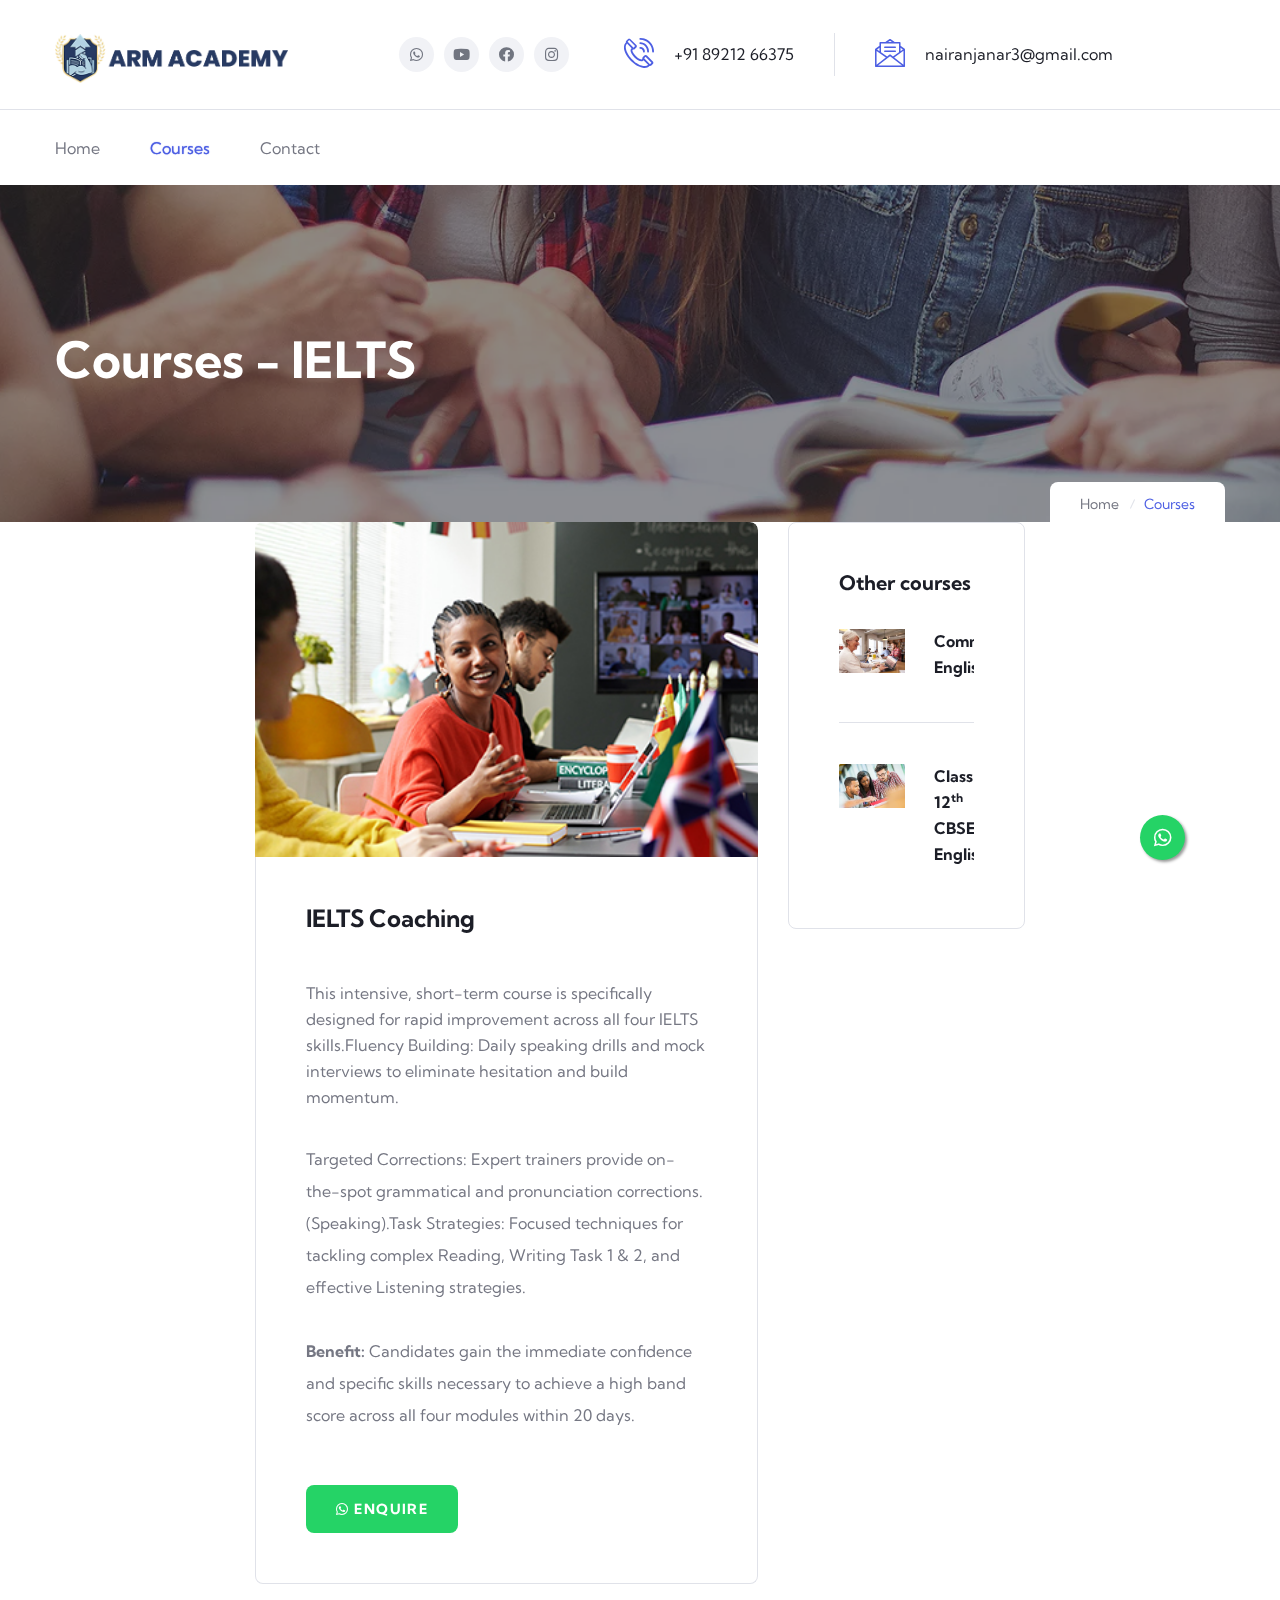
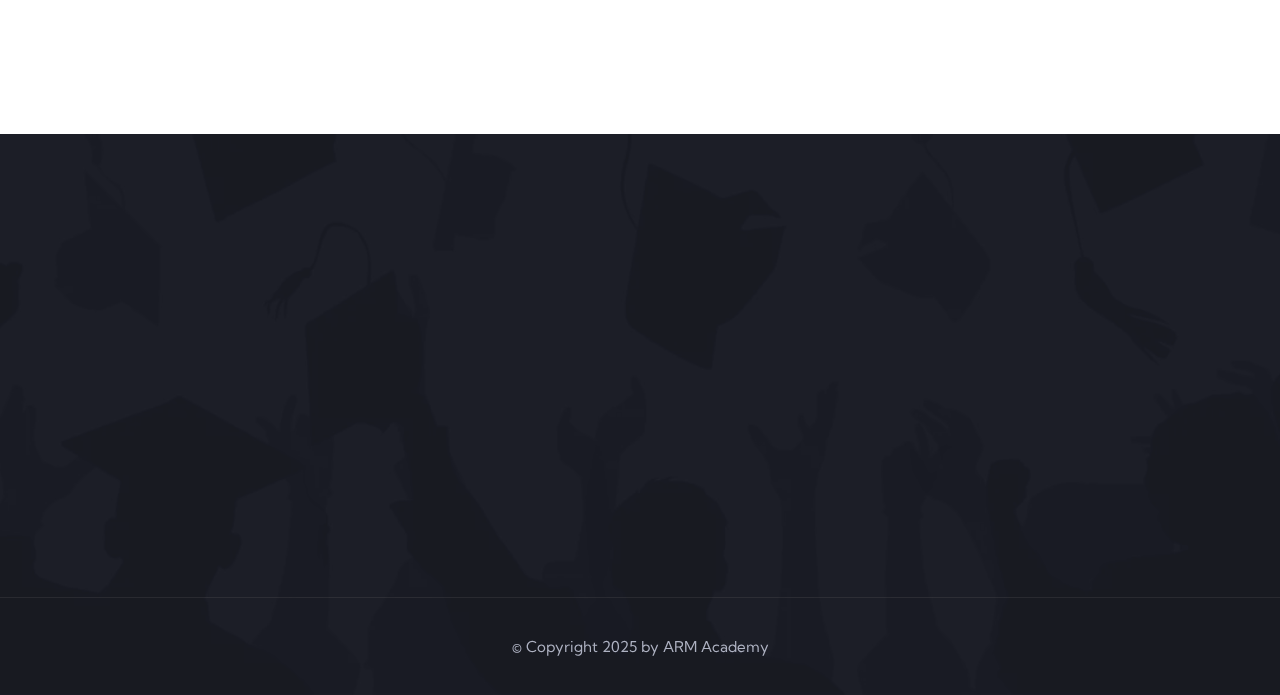
<file: ielts.html>
<!DOCTYPE html>
<html lang="en">

<head>
    <meta charset="UTF-8" />
    <meta name="viewport" content="width=device-width, initial-scale=1.0" />
    <title>ARM Academy</title>
    <!-- favicons Icons -->
    <link rel="apple-touch-icon" sizes="180x180" href="assets/images/resources/logo.png" />
    <link rel="icon" type="image/png" sizes="32x32" href="assets/images/resources/logo.png" />
    <link rel="icon" type="image/png" sizes="16x16" href="assets/images/resources/logo.png" />
    <link rel="shortcut icon" href="assets/images/resources/logo-old.png" />
    <meta name="description" content="ARM Academy" />
    <meta name="description" content="ARM Academy" />

    <!-- fonts -->
    <link rel="preconnect" href="https://fonts.gstatic.com">
    <link href="https://fonts.googleapis.com/css2?family=Kumbh+Sans:wght@300;400;700&display=swap" rel="stylesheet">

    <link rel="stylesheet" href="assets/vendors/bootstrap/css/bootstrap.min.css" />
    <link rel="stylesheet" href="assets/vendors/animate/animate.min.css" />
    <link rel="stylesheet" href="assets/vendors/animate/custom-animate.css" />
    <link rel="stylesheet" href="assets/vendors/fontawesome/css/all.min.css" />
    <link rel="stylesheet" href="assets/vendors/jarallax/jarallax.css" />
    <link rel="stylesheet" href="assets/vendors/jquery-magnific-popup/jquery.magnific-popup.css" />
    <link rel="stylesheet" href="assets/vendors/nouislider/nouislider.min.css" />
    <link rel="stylesheet" href="assets/vendors/nouislider/nouislider.pips.css" />
    <link rel="stylesheet" href="assets/vendors/odometer/odometer.min.css" />           
    <link rel="stylesheet" href="assets/vendors/swiper/swiper.min.css" />
    <link rel="stylesheet" href="assets/vendors/icomoon-icons/style.css">
    <link rel="stylesheet" href="assets/vendors/tiny-slider/tiny-slider.min.css" />
    <link rel="stylesheet" href="assets/vendors/reey-font/stylesheet.css" />
    <link rel="stylesheet" href="assets/vendors/owl-carousel/owl.carousel.min.css" />
    <link rel="stylesheet" href="assets/vendors/owl-carousel/owl.theme.default.min.css" />
    <link rel="stylesheet" href="assets/vendors/twentytwenty/twentytwenty.css" />

    <!-- template styles -->
    <link rel="stylesheet" href="assets/css/zilom.css" />
    <link rel="stylesheet" href="assets/css/zilom-responsive.css" />
    <link rel="stylesheet" href="assets/css/custom.css" />
</head>

<body>

    <div class="preloader">
        <img class="preloader__image" width="60" src="assets/images/loader.png" alt="" />
    </div>

    <!-- /.preloader -->
    <div class="page-wrapper">

        <header class="main-header main-header--one  clearfix">
            <div class="main-header--one__top clearfix">
                <div class="container">
                    <div class="main-header--one__top-inner clearfix">
                        <div class="main-header--one__top-left">
                            <div class="main-header--one__top-logo">
                                <a href="index.html">
                                    <img src="assets/images/resources/logo.png" alt="">
                                </a>
                            </div>
                        </div>

                        <div class="main-header--one__top-right clearfix">
                            <ul class="main-header--one__top-social-link list-unstyled clearfix">
                                <li><a href="tel:+919048304124"><i class="fab fa-whatsapp"></i></a></li>
                                <li><a href="https://youtube.com/@anjananair100?si=TwJfuxjrwnTcXqhS" target="_blank"><i class="fab fa-youtube"></i></a></li>
                                <li><a href="https://www.facebook.com/share/1ATyR9vK6q/" target="_blank"><i class="fab fa-facebook"></i></a></li>
                                <li><a href="https://www.instagram.com/_armacademy_?igsh=MWtwb2h5bWloZnJscw==" target="_blank"><i class="fab fa-instagram"></i></a></li>
                            </ul>

                            <div class="main-header--one__top-contact-info clearfix">
                                <ul class="main-header--one__top-contact-info-list list-unstyled">
                                    <li class="main-header--one__top-contact-info-list-item">
                                        <div class="icon">
                                            <span class="icon-phone-call-1"></span>
                                        </div>
                                        <div class="text">
                                            <!-- <h6>Call Agent</h6> -->
                                            <p><a href="tel:+918921266375">+91 89212 66375</a></p>
                                        </div>
                                    </li>
                                    <li class="main-header--one__top-contact-info-list-item">
                                        <div class="icon">
                                            <span class="icon-message"></span>
                                        </div>
                                        <div class="text">
                                            <!-- <h6>Call Agent</h6> -->
                                            <p><a href="mailto:nairanjanar3@gmail.com">nairanjanar3@gmail.com</a></p>
                                        </div>
                                    </li>
                                </ul>
                            </div>

                        </div>
                    </div>
                </div>
            </div>


            <div class="main-header-one__bottom clearfix">
                <div class="container">
                    <div class="main-header-one__bottom-inner clearfix">
                        <nav class="main-menu main-menu--1">
                            <div class="main-menu__inner">
                                <a href="#" class="mobile-nav__toggler"><i class="fa fa-bars"></i></a>

                                <div class="left">
                                    <ul class="main-menu__list">
                                        <li class="dropdown">
                                            <a href="index.html">Home</a>
                                        </li>
                                        <li class="dropdown current">
                                            <a href="communicative-english.html">Courses</a>
                                            <ul>
                                                <li><a href="cbse.html">CBSE</a></li>
                                                <li><a href="ielts.html">IELTS</a></li>
                                                <li><a href="communicative-english.html">Communicative English</a></li>
                                            </ul>
                                        </li>
                                        <li><a href="contact.html">Contact</a></li>
                                    </ul>
                                </div>

                                <!-- <div class="right">
                                    <div class="main-menu__right">
                                        <div class="main-menu__right-login-register">
                                            <ul class="list-unstyled">
                                                <li><a href="#">Login</a></li>
                                                <li><a href="#">Register</a></li>
                                            </ul>
                                        </div>
                                        <div class="main-menu__right-cart-search">
                                            <div class="main-menu__right-cart-box">
                                                <a href="#"><span class="icon-shopping-cart"></span></a>
                                            </div>
                                            <div class="main-menu__right-search-box">
                                                <a href="#" class="thm-btn search-toggler">Search</a>
                                            </div>
                                        </div>
                                    </div>
                                </div> -->

                            </div>
                        </nav>

                    </div>
                </div>
            </div>

        </header>


        <div class="stricky-header stricked-menu main-menu">
            <div class="sticky-header__content">

            </div><!-- /.sticky-header__content -->
        </div><!-- /.stricky-header -->



    <!--Page Header Start-->
    <section class="page-header clearfix" style="background-image: url(assets/images/backgrounds/page-header-bg.jpg);">
        <div class="container">
            <div class="row">
                <div class="col-xl-12">
                    <div class="page-header__wrapper clearfix">
                        <div class="page-header__title">
                            <h2>Courses - IELTS</h2>
                        </div>
                        <div class="page-header__menu">
                            <ul class="page-header__menu-list list-unstyled clearfix">
                                <li><a href="index.html">Home</a></li>
                                <li class="active">Courses</li>
                            </ul>
                        </div>
                    </div>
                </div>

            </div>
        </div>
    </section>
    <!--Page Header End-->

    <!--Start Course Details-->
    <section class="course-details">
        <div class="container">
            <div class="row">
                <!--Start Course Details Content-->
                <div class="col-xl-8 col-lg-8">
                    <div class="course-details__content">
                        <!--Start Single Courses One-->
                        <div class="courses-one__single style2 wow fadeInLeft" data-wow-delay="0ms" data-wow-duration="1000ms">
                            <div class="courses-one__single-img">
                                <img src="assets/images/blog/blog-v1-img3.jpg" alt=""/>
                            </div>
                            <div class="courses-one__single-content">
                                <h4 class="courses-one__single-content-title"> IELTS Coaching</h4>
                                <div class="course-details__content-text1">
                                    <p>This intensive, short-term course is specifically designed for rapid improvement across all four IELTS
skills.Fluency Building: Daily speaking drills and mock interviews to eliminate hesitation and build
momentum.</p>
                                </div>

                                <div class="course-details__content-text2">
                                    <p>Targeted Corrections: Expert trainers provide on-the-spot grammatical and pronunciation
corrections.(Speaking).Task Strategies: Focused techniques for tackling complex Reading, Writing Task 1 & 2, and effective
Listening strategies.<br><br><strong>Benefit:</strong> Candidates gain the immediate confidence and specific skills necessary to achieve a high
band score across all four modules within 20 days.</p>
                                </div>

                                <div class="about-one__btn couse-btn">
                                    <a target="_blank" href="https://wa.me/+918921266375?text=Hello, I would like to know more about your courses" class="thm-btn"><i class="fab fa-whatsapp"></i>Enquire</a>
                                </div>

                              <!-- <div class="course-details__content-list">
                                    <ul class="list-unstyled">
                                        <li>
                                            <div class="icon">
                                                <span class="icon-confirmation"></span>
                                            </div>
                                            <div class="text">
                                                <p>It has survived not only five centuries</p>
                                            </div>
                                        </li>

                                        <li>
                                            <div class="icon">
                                                <span class="icon-confirmation"></span>
                                            </div>
                                            <div class="text">
                                                <p>Lorem Ipsum is simply dummy text of the new design</p>
                                            </div>
                                        </li>

                                        <li>
                                            <div class="icon">
                                                <span class="icon-confirmation"></span>
                                            </div>
                                            <div class="text">
                                                <p>Printng and type setting ipsum</p>
                                            </div>
                                        </li>

                                        <li>
                                            <div class="icon">
                                                <span class="icon-confirmation"></span>
                                            </div>
                                            <div class="text">
                                                <p>Take a look at our round up of the best shows</p>
                                            </div>
                                        </li>
                                    </ul>
                                </div> -->

                            </div>
                        </div>
                        <!--End Single Courses One-->
                    </div>
                </div>
                <!--End Course Details Content-->

                <!--Start Course Details Sidebar-->
                <div class="col-xl-4 col-lg-4">
                    <div class="course-details__sidebar">

                        <div class="course-details__new-courses wow fadeInUp animated" data-wow-delay="0.5s">
                            <h3 class="course-details__new-courses-title">Other courses</h3>
                            <ul class="course-details__new-courses-list list-unstyled">
                                <li class="course-details__new-courses-list-item">
                                    <div class="course-details__new-courses-list-item-img">
                                        <img src="assets/images/blog/blog-v1-img1.jpg" alt=""/>
                                    </div>
                                    <div class="course-details__new-courses-list-item-content">
                                        <h4 class="course-details__new-courses-list-item-content-title"><a href="communicative-english.html">Communicative<br>English</a></h4>
                                    </div>
                                </li>

                                <li class="course-details__new-courses-list-item">
                                    <div class="course-details__new-courses-list-item-img">
                                        <img src="assets/images/blog/blog-v1-img2.jpg" alt=""/>
                                    </div>
                                    <div class="course-details__new-courses-list-item-content">
                                        <h4 class="course-details__new-courses-list-item-content-title"><a href="cbse.html">Class 12<sup>th</sup> CBSE English</a></h4>
                                    </div>
                                </li>

                            </ul>
                        </div>
                    </div>
                </div>
                <!--End Course Details Sidebar-->
            </div>
        </div>
    </section>
    <!--End Course Details-->


   <!--Start Footer One-->
        <footer class="footer-one">
            <div class="footer-one__bg" style="background-image: url(assets/images/backgrounds/footer-v1-bg.jpg);">
            </div><!-- /.footer-one__bg -->
            <div class="footer-one__top">
                <div class="container">
                    <div class="row">
                        <!--Start Footer Widget Column-->
                        <div class="col-xl-2 col-lg-4 col-md-4 wow animated fadeInUp" data-wow-delay="0.1s">
                            <div class="footer-widget__column footer-widget__about">
                                <div class="footer-widget__about-logo">
                                    <a href="index.html">
                                        <img src="assets/images/resources/circle-logo.png" alt="">
                                    </a>
                                </div>
                            </div>
                        </div>
                        <!--End Footer Widget Column-->

                        <!--Start Footer Widget Column-->
                        <div class="col-xl-2 col-lg-4 col-md-4 wow animated fadeInUp" data-wow-delay="0.5s">
                            <div class="footer-widget__column footer-widget__links">
                                <h3 class="footer-widget__title">Links</h3>
                                <ul class="footer-widget__links-list list-unstyled">
                                    <li><a href="index.html">Home</a></li>
                                    <li><a href="cbse.html">CBSE</a></li>
                                    <li><a href="ielts.html">IELTS</a></li>
                                    <li><a href="communicative-english.html">Comm. English</a></li>
                                    <li><a href="contact.html">Contact</a></li>
                                </ul>
                            </div>
                        </div>
                        <!--End Footer Widget Column-->

                        <!--Start Footer Widget Column-->
                        <div class="col-xl-2 col-lg-4 col-md-4 wow animated fadeInUp" data-wow-delay="0.3s">
                            <div class="footer-widget__column footer-widget__courses">
                                <h3 class="footer-widget__title">Courses</h3>
                                <ul class="footer-widget__courses-list list-unstyled">
                                    <li><a href="cbse.html">Class 12
th CBSE English</a></li>
                                    <li><a href="communicative-english.html">Communicative English</a></li>
                                    <li><a href="ielts.html">IELTS Coaching</a></li>
                                    <!-- <li><a href="#">Software Development</a></li>
                                    <li><a href="#">Business English</a></li> -->
                                </ul>
                            </div>
                        </div>
                        <!--End Footer Widget Column-->

                        <!--Start Footer Widget Column-->
                        <div class="col-xl-3 col-lg-6 col-md-6 wow animated fadeInUp" data-wow-delay="0.7s">
                            <div class="footer-widget__column footer-widget__contact">
                                <h3 class="footer-widget__title">Contact</h3>
                                <p class="text">ARM Academy,First Floor,<br>
                                    Adjacent to Hari Nagar,<br>
                                    Marappalam Muttada Rd,Pattom.P.O TVM 696004</p>
                                <p><a href="mailto:nairanjanar3@gmail.com">nairanjanar3@gmail.com</a></p>
                                <p class="phone"><a href="tel:+91 89212 66375">+918921266375</a></p>
                            </div>
                        </div>
                        <!--End Footer Widget Column-->

                        <!--Start Footer Widget Column-->
                        <div class="col-xl-3 col-lg-6 col-md-6 wow animated fadeInUp" data-wow-delay="0.9s">
                            <div class="footer-widget__column footer-widget__social-links">
                                <ul class="footer-widget__social-links-list list-unstyled clearfix">
                                    <li><a href=" https://www.facebook.com/share/1ATyR9vK6q/" target="_blank"><i class="fab fa-facebook"></i></a></li>
                                    <li><a href="https://wa.me/+919048304124?text="><i class="fab fa-whatsapp"></i></a></li>
                                    <li><a target="_blank" href="https://www.instagram.com/_armacademy_?igsh=MWtwb2h5bWloZnJscw=="><i class="fab fa-instagram"></i></a></li>
                                    <li><a href="https://youtube.com/@anjananair100?si=TwJfuxjrwnTcXqhS" target="_blank"><i class="fab fa-youtube"></i></a></li>
                                </ul>
                            </div>
                        </div>
                        <!--End Footer Widget Column-->

                    </div>
                </div>
            </div>

            <!--Start Footer One Bottom-->
            <div class="footer-one__bottom">
                <div class="container">
                    <div class="row">
                        <div class="col-xl-12">
                            <div class="footer-one__bottom-inner">
                                <div class="footer-one__bottom-text text-center">
                                    <p>&copy; Copyright 2025 by ARM Academy</p>
                                </div>
                            </div>
                        </div>
                    </div>
                </div>
            </div>
            <!--End Footer One Bottom-->
        </footer>
        <!--End Footer One-->









    </div><!-- /.page-wrapper -->



    <div class="mobile-nav__wrapper">
        <div class="mobile-nav__overlay mobile-nav__toggler"></div>
        <!-- /.mobile-nav__overlay -->
        <div class="mobile-nav__content">
            <span class="mobile-nav__close mobile-nav__toggler"><i class="fa fa-times"></i></span>

            <div class="logo-box">
                <a href="index.html" aria-label="logo image">
                   ARM Academy
                </a>
            </div>
            <!-- /.logo-box -->
            <div class="mobile-nav__container"></div>
            <!-- /.mobile-nav__container -->

            <ul class="mobile-nav__contact list-unstyled">
                <li>
                    <i class="icon-letter"></i>
                    <a href="mailto:nairanjanar3@gmail.com">nairanjanar3@gmail.com</a>
                </li>
                <li>
                    <i class="icon-phone-call"></i>
                    <a href="tel:+918921266375">+91 89212 66375</a>
                </li>
            </ul><!-- /.mobile-nav__contact -->
            <div class="mobile-nav__top">
                <div class="mobile-nav__social">
                    <a href="https://wa.me/+919048304124?text=" class="fab fa-whatsapp"></a>
                    <a href="https://www.facebook.com/share/1ATyR9vK6q/" class="fab fa-facebook-square"></a>
                    <a href="https://youtube.com/@anjananair100?si=TwJfuxjrwnTcXqhS" target="_blank" class="fab fa-youtube"></a>
                    <a href="https://www.instagram.com/_armacademy_?igsh=MWtwb2h5bWloZnJscw==" class="fab fa-instagram"></a>
                </div><!-- /.mobile-nav__social -->
            </div><!-- /.mobile-nav__top -->
        </div>
        <!-- /.mobile-nav__content -->
    </div>
    <!-- /.mobile-nav__wrapper -->



    <div class="search-popup">
        <div class="search-popup__overlay search-toggler"></div>
        <!-- /.search-popup__overlay -->
        <div class="search-popup__content">
            <form action="#">
                <label for="search" class="sr-only">search here</label><!-- /.sr-only -->
                <input type="text" id="search" placeholder="Search Here..." />
                <button type="submit" aria-label="search submit" class="thm-btn2">
                    <i class="fa fa-search" aria-hidden="true"></i>
                </button>
            </form>
        </div>
        <!-- /.search-popup__content -->
    </div>
    <!-- /.search-popup -->



    <a href="https://wa.me/+918921266375?text=Hello, I would like to know more about your courses" target="_blank" class="whatsapp-float">
        <i class="fab fa-whatsapp"></i>
    </a>
    <a href="#" data-target="html" class="scroll-to-target scroll-to-top"><i class="fa fa-angle-up"></i></a>


    <script src="assets/vendors/jquery/jquery-3.5.1.min.js"></script>
    <script src="assets/vendors/bootstrap/js/bootstrap.bundle.min.js"></script>
    <script src="assets/vendors/jarallax/jarallax.min.js"></script>
    <script src="assets/vendors/jquery-ajaxchimp/jquery.ajaxchimp.min.js"></script>
    <script src="assets/vendors/jquery-appear/jquery.appear.min.js"></script>
    <script src="assets/vendors/jquery-circle-progress/jquery.circle-progress.min.js"></script>
    <script src="assets/vendors/jquery-magnific-popup/jquery.magnific-popup.min.js"></script>
    <script src="assets/vendors/jquery-validate/jquery.validate.min.js"></script>
    <script src="assets/vendors/nouislider/nouislider.min.js"></script>
    <script src="assets/vendors/odometer/odometer.min.js"></script>
    <script src="assets/vendors/swiper/swiper.min.js"></script>
    <script src="assets/vendors/tiny-slider/tiny-slider.min.js"></script>
    <script src="assets/vendors/wnumb/wNumb.min.js"></script>
    <script src="assets/vendors/wow/wow.js"></script>
    <script src="assets/vendors/isotope/isotope.js"></script>
    <script src="assets/vendors/countdown/countdown.min.js"></script>
    <script src="assets/vendors/owl-carousel/owl.carousel.min.js"></script>
    <script src="assets/vendors/twentytwenty/twentytwenty.js"></script>
    <script src="assets/vendors/twentytwenty/jquery.event.move.js"></script>


    <script src="http://maps.google.com/maps/api/js?key=AIzaSyATY4Rxc8jNvDpsK8ZetC7JyN4PFVYGCGM"></script>

    <!-- template js -->
    <script src="assets/js/zilom.js"></script>


</body>

</html>
</file>
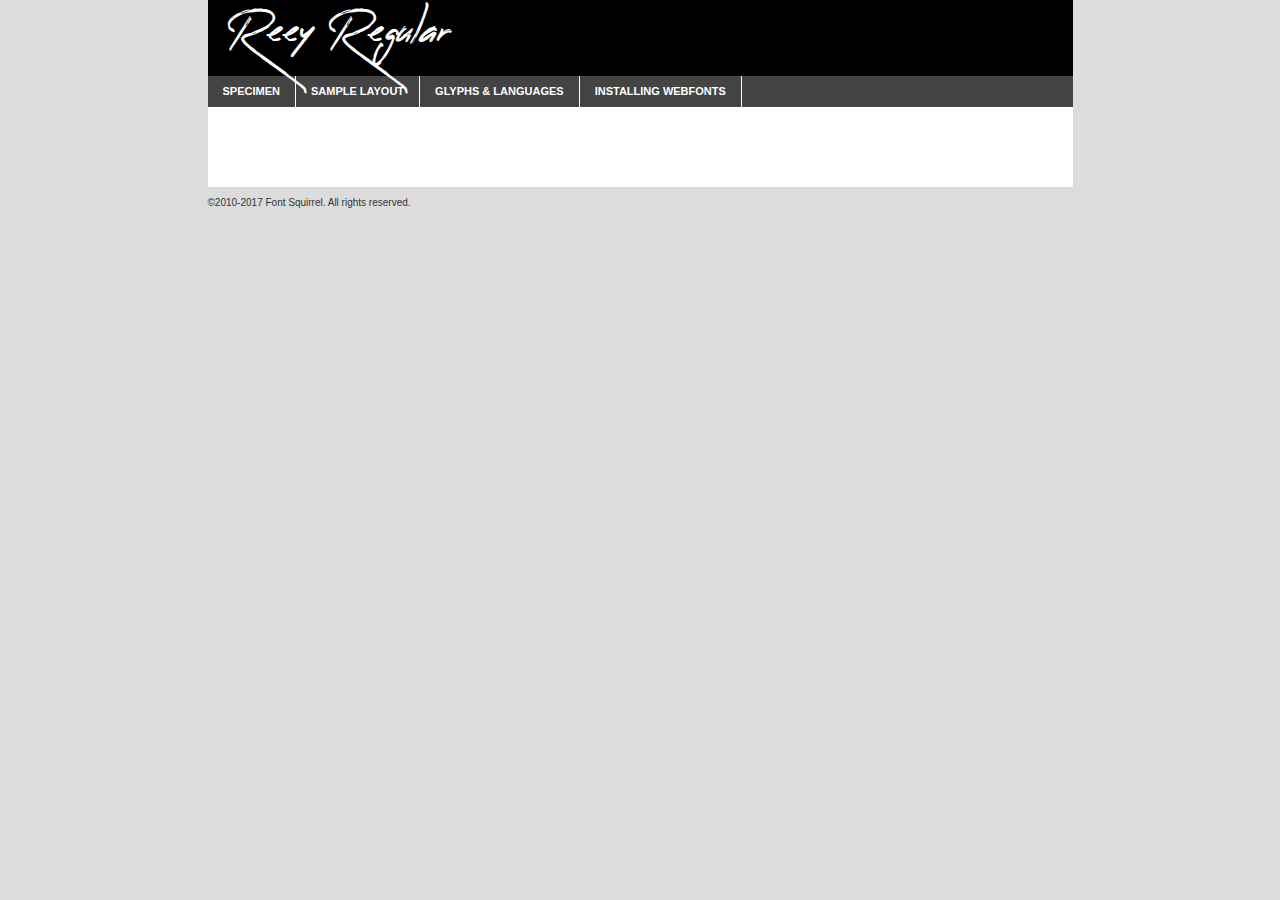
<file: assets/vendors/reey-font/reey-regular-demo.html>
<!DOCTYPE html PUBLIC "-//W3C//DTD XHTML 1.0 Transitional//EN"
	"http://www.w3.org/TR/xhtml1/DTD/xhtml1-transitional.dtd">

<html xmlns="http://www.w3.org/1999/xhtml" xml:lang="en" lang="en">
<head>
	<meta http-equiv="Content-Type" content="text/html; charset=utf-8" />
	<script src="http://ajax.googleapis.com/ajax/libs/jquery/1.7.2/jquery.min.js" type="text/javascript" charset="utf-8"></script>
	<script type="text/javascript">
	(function($){$.fn.easyTabs=function(option){var param=jQuery.extend({fadeSpeed:"fast",defaultContent:1,activeClass:'active'},option);$(this).each(function(){var thisId="#"+this.id;if(param.defaultContent==''){param.defaultContent=1;}
	if(typeof param.defaultContent=="number")
	{var defaultTab=$(thisId+" .tabs li:eq("+(param.defaultContent-1)+") a").attr('href').substr(1);}else{var defaultTab=param.defaultContent;}
	$(thisId+" .tabs li a").each(function(){var tabToHide=$(this).attr('href').substr(1);$("#"+tabToHide).addClass('easytabs-tab-content');});hideAll();changeContent(defaultTab);function hideAll(){$(thisId+" .easytabs-tab-content").hide();}
	function changeContent(tabId){hideAll();$(thisId+" .tabs li").removeClass(param.activeClass);$(thisId+" .tabs li a[href=#"+tabId+"]").closest('li').addClass(param.activeClass);if(param.fadeSpeed!="none")
	{$(thisId+" #"+tabId).fadeIn(param.fadeSpeed);}else{$(thisId+" #"+tabId).show();}}
	$(thisId+" .tabs li").click(function(){var tabId=$(this).find('a').attr('href').substr(1);changeContent(tabId);return false;});});}})(jQuery);
	</script>
	<link rel="stylesheet" href="specimen_files/specimen_stylesheet.css" type="text/css" charset="utf-8" />
	<link rel="stylesheet" href="stylesheet.css" type="text/css" charset="utf-8" />

	<style type="text/css">
					body{
				font-family: 'reeyregular';
							}
		</style>

	<title>Reey Regular Specimen</title>
	
	
	<script type="text/javascript" charset="utf-8">
		$(document).ready(function() {
			$('#container').easyTabs({defaultContent:1});
		});
	</script>
</head>

<body>
<div id="container">
	<div id="header">
		Reey Regular	</div>
	<ul class="tabs">
		<li><a href="#specimen">Specimen</a></li>
		<li><a href="#layout">Sample Layout</a></li>
				<li><a href="#glyphs">Glyphs &amp; Languages</a></li>
		<li><a href="#installing">Installing Webfonts</a></li>
		
	</ul>
	
	<div id="main_content">

		
			<div id="specimen">
		
				<div class="section">
					<div class="grid12 firstcol">
						<div class="huge">AaBb</div>
					</div>
				</div>
		
				<div class="section">
					<div class="glyph_range">A&#x200B;B&#x200b;C&#x200b;D&#x200b;E&#x200b;F&#x200b;G&#x200b;H&#x200b;I&#x200b;J&#x200b;K&#x200b;L&#x200b;M&#x200b;N&#x200b;O&#x200b;P&#x200b;Q&#x200b;R&#x200b;S&#x200b;T&#x200b;U&#x200b;V&#x200b;W&#x200b;X&#x200b;Y&#x200b;Z&#x200b;a&#x200b;b&#x200b;c&#x200b;d&#x200b;e&#x200b;f&#x200b;g&#x200b;h&#x200b;i&#x200b;j&#x200b;k&#x200b;l&#x200b;m&#x200b;n&#x200b;o&#x200b;p&#x200b;q&#x200b;r&#x200b;s&#x200b;t&#x200b;u&#x200b;v&#x200b;w&#x200b;x&#x200b;y&#x200b;z&#x200b;1&#x200b;2&#x200b;3&#x200b;4&#x200b;5&#x200b;6&#x200b;7&#x200b;8&#x200b;9&#x200b;0&#x200b;&amp;&#x200b;.&#x200b;,&#x200b;?&#x200b;!&#x200b;&#64;&#x200b;(&#x200b;)&#x200b;#&#x200b;$&#x200b;%&#x200b;*&#x200b;+&#x200b;-&#x200b;=&#x200b;:&#x200b;;</div>
				</div>
				<div class="section">
					<div class="grid12 firstcol">
						<table class="sample_table">
							<tr><td>10</td><td class="size10">abcdefghijklmnopqrstuvwxyzABCDEFGHIJKLMNOPQRSTUVWXYZ0123456789abcdefghijklmnopqrstuvwxyzABCDEFGHIJKLMNOPQRSTUVWXYZ0123456789abcdefghijklmnopqrstuvwxyzABCDEFGHIJKLMNOPQRSTUVWXYZ</td></tr>
							<tr><td>11</td><td class="size11">abcdefghijklmnopqrstuvwxyzABCDEFGHIJKLMNOPQRSTUVWXYZ0123456789abcdefghijklmnopqrstuvwxyzABCDEFGHIJKLMNOPQRSTUVWXYZ0123456789abcdefghijklmnopqrstuvwxyzABCDEFGHIJKLMNOPQRSTUVWXYZ</td></tr>
							<tr><td>12</td><td class="size12">abcdefghijklmnopqrstuvwxyzABCDEFGHIJKLMNOPQRSTUVWXYZ0123456789abcdefghijklmnopqrstuvwxyzABCDEFGHIJKLMNOPQRSTUVWXYZ0123456789abcdefghijklmnopqrstuvwxyzABCDEFGHIJKLMNOPQRSTUVWXYZ</td></tr>
							<tr><td>13</td><td class="size13">abcdefghijklmnopqrstuvwxyzABCDEFGHIJKLMNOPQRSTUVWXYZ0123456789abcdefghijklmnopqrstuvwxyzABCDEFGHIJKLMNOPQRSTUVWXYZ0123456789abcdefghijklmnopqrstuvwxyzABCDEFGHIJKLMNOPQRSTUVWXYZ</td></tr>
							<tr><td>14</td><td class="size14">abcdefghijklmnopqrstuvwxyzABCDEFGHIJKLMNOPQRSTUVWXYZ0123456789abcdefghijklmnopqrstuvwxyzABCDEFGHIJKLMNOPQRSTUVWXYZ0123456789abcdefghijklmnopqrstuvwxyzABCDEFGHIJKLMNOPQRSTUVWXYZ</td></tr>
							<tr><td>16</td><td class="size16">abcdefghijklmnopqrstuvwxyzABCDEFGHIJKLMNOPQRSTUVWXYZ0123456789abcdefghijklmnopqrstuvwxyzABCDEFGHIJKLMNOPQRSTUVWXYZ</td></tr>
							<tr><td>18</td><td class="size18">abcdefghijklmnopqrstuvwxyzABCDEFGHIJKLMNOPQRSTUVWXYZ0123456789abcdefghijklmnopqrstuvwxyzABCDEFGHIJKLMNOPQRSTUVWXYZ</td></tr>
							<tr><td>20</td><td class="size20">abcdefghijklmnopqrstuvwxyzABCDEFGHIJKLMNOPQRSTUVWXYZ0123456789abcdefghijklmnopqrstuvwxyzABCDEFGHIJKLMNOPQRSTUVWXYZ</td></tr>
							<tr><td>24</td><td class="size24">abcdefghijklmnopqrstuvwxyzABCDEFGHIJKLMNOPQRSTUVWXYZ0123456789abcdefghijklmnopqrstuvwxyzABCDEFGHIJKLMNOPQRSTUVWXYZ</td></tr>
							<tr><td>30</td><td class="size30">abcdefghijklmnopqrstuvwxyzABCDEFGHIJKLMNOPQRSTUVWXYZ0123456789abcdefghijklmnopqrstuvwxyzABCDEFGHIJKLMNOPQRSTUVWXYZ</td></tr>
							<tr><td>36</td><td class="size36">abcdefghijklmnopqrstuvwxyzABCDEFGHIJKLMNOPQRSTUVWXYZ0123456789abcdefghijklmnopqrstuvwxyzABCDEFGHIJKLMNOPQRSTUVWXYZ</td></tr>
							<tr><td>48</td><td class="size48">abcdefghijklmnopqrstuvwxyzABCDEFGHIJKLMNOPQRSTUVWXYZ0123456789abcdefghijklmnopqrstuvwxyzABCDEFGHIJKLMNOPQRSTUVWXYZ</td></tr>
							<tr><td>60</td><td class="size60">abcdefghijklmnopqrstuvwxyzABCDEFGHIJKLMNOPQRSTUVWXYZ0123456789abcdefghijklmnopqrstuvwxyzABCDEFGHIJKLMNOPQRSTUVWXYZ</td></tr>
							<tr><td>72</td><td class="size72">abcdefghijklmnopqrstuvwxyzABCDEFGHIJKLMNOPQRSTUVWXYZ0123456789abcdefghijklmnopqrstuvwxyzABCDEFGHIJKLMNOPQRSTUVWXYZ</td></tr>
							<tr><td>90</td><td class="size90">abcdefghijklmnopqrstuvwxyzABCDEFGHIJKLMNOPQRSTUVWXYZ0123456789abcdefghijklmnopqrstuvwxyzABCDEFGHIJKLMNOPQRSTUVWXYZ</td></tr>
						</table>
				
					</div>
			
				</div>
		
		
		
								<div class="section" id="bodycomparison">


										<div id="xheight">
				<div class="fontbody">&#x25FC;&#x25FC;&#x25FC;&#x25FC;&#x25FC;&#x25FC;&#x25FC;&#x25FC;&#x25FC;&#x25FC;&#x25FC;&#x25FC;&#x25FC;&#x25FC;&#x25FC;&#x25FC;&#x25FC;&#x25FC;&#x25FC;&#x25FC;&#x25FC;&#x25FC;&#x25FC;&#x25FC;&#x25FC;&#x25FC;&#x25FC;&#x25FC;&#x25FC;&#x25FC;&#x25FC;&#x25FC;&#x25FC;&#x25FC;&#x25FC;&#x25FC;&#x25FC;&#x25FC;&#x25FC;&#x25FC;&#x25FC;&#x25FC;&#x25FC;&#x25FC;&#x25FC;&#x25FC;&#x25FC;&#x25FC;&#x25FC;&#x25FC;&#x25FC;&#x25FC;&#x25FC;&#x25FC;&#x25FC;&#x25FC;&#x25FC;&#x25FC;&#x25FC;&#x25FC;&#x25FC;&#x25FC;&#x25FC;&#x25FC;&#x25FC;&#x25FC;&#x25FC;&#x25FC;&#x25FC;&#x25FC;&#x25FC;&#x25FC;&#x25FC;&#x25FC;&#x25FC;&#x25FC;&#x25FC;&#x25FC;&#x25FC;&#x25FC;&#x25FC;&#x25FC;&#x25FC;&#x25FC;&#x25FC;&#x25FC;&#x25FC;&#x25FC;&#x25FC;&#x25FC;&#x25FC;&#x25FC;&#x25FC;&#x25FC;&#x25FC;&#x25FC;&#x25FC;&#x25FC;&#x25FC;body</div><div class="arialbody">body</div><div class="verdanabody">body</div><div class="georgiabody">body</div></div>
										<div class="fontbody" style="z-index:1">
											body<span>Reey Regular</span>
										</div>
										<div class="arialbody" style="z-index:1">
											body<span>Arial</span>
										</div>
										<div class="verdanabody" style="z-index:1">
											body<span>Verdana</span>
										</div>
										<div class="georgiabody" style="z-index:1">
											body<span>Georgia</span>
										</div>



								</div>
		
		
				<div class="section psample psample_row1" id="">
					
					<div class="grid2 firstcol">
						<p class="size10"><span>10.</span>Aenean lacinia bibendum nulla sed consectetur. Fusce dapibus, tellus ac cursus commodo, tortor mauris condimentum nibh, ut fermentum massa justo sit amet risus. Nullam id dolor id nibh ultricies vehicula ut id elit. Cum sociis natoque penatibus et magnis dis parturient montes, nascetur ridiculus mus. Nulla vitae elit libero, a pharetra augue.</p>
			
					</div>
					<div class="grid3">
						<p class="size11"><span>11.</span>Aenean lacinia bibendum nulla sed consectetur. Fusce dapibus, tellus ac cursus commodo, tortor mauris condimentum nibh, ut fermentum massa justo sit amet risus. Nullam id dolor id nibh ultricies vehicula ut id elit. Cum sociis natoque penatibus et magnis dis parturient montes, nascetur ridiculus mus. Nulla vitae elit libero, a pharetra augue.</p>
			
					</div>
					<div class="grid3">
						<p class="size12"><span>12.</span>Aenean lacinia bibendum nulla sed consectetur. Fusce dapibus, tellus ac cursus commodo, tortor mauris condimentum nibh, ut fermentum massa justo sit amet risus. Nullam id dolor id nibh ultricies vehicula ut id elit. Cum sociis natoque penatibus et magnis dis parturient montes, nascetur ridiculus mus. Nulla vitae elit libero, a pharetra augue.</p>
			
					</div>
					<div class="grid4">
						<p class="size13"><span>13.</span>Aenean lacinia bibendum nulla sed consectetur. Fusce dapibus, tellus ac cursus commodo, tortor mauris condimentum nibh, ut fermentum massa justo sit amet risus. Nullam id dolor id nibh ultricies vehicula ut id elit. Cum sociis natoque penatibus et magnis dis parturient montes, nascetur ridiculus mus. Nulla vitae elit libero, a pharetra augue.</p>
			
					</div>
					<div class="white_blend"></div>
					
				</div>
				<div class="section psample psample_row2" id="">
					<div class="grid3 firstcol">
						<p class="size14"><span>14.</span>Aenean lacinia bibendum nulla sed consectetur. Fusce dapibus, tellus ac cursus commodo, tortor mauris condimentum nibh, ut fermentum massa justo sit amet risus. Nullam id dolor id nibh ultricies vehicula ut id elit. Cum sociis natoque penatibus et magnis dis parturient montes, nascetur ridiculus mus. Nulla vitae elit libero, a pharetra augue.</p>
			
					</div>
					<div class="grid4">
						<p class="size16"><span>16.</span>Aenean lacinia bibendum nulla sed consectetur. Fusce dapibus, tellus ac cursus commodo, tortor mauris condimentum nibh, ut fermentum massa justo sit amet risus. Nullam id dolor id nibh ultricies vehicula ut id elit. Cum sociis natoque penatibus et magnis dis parturient montes, nascetur ridiculus mus. Nulla vitae elit libero, a pharetra augue.</p>
			
					</div>
					<div class="grid5">
						<p class="size18"><span>18.</span>Aenean lacinia bibendum nulla sed consectetur. Fusce dapibus, tellus ac cursus commodo, tortor mauris condimentum nibh, ut fermentum massa justo sit amet risus. Nullam id dolor id nibh ultricies vehicula ut id elit. Cum sociis natoque penatibus et magnis dis parturient montes, nascetur ridiculus mus. Nulla vitae elit libero, a pharetra augue.</p>
			
					</div>

					<div class="white_blend"></div>

				</div>
				
				<div class="section psample psample_row3" id="">
					<div class="grid5 firstcol">
						<p class="size20"><span>20.</span>Aenean lacinia bibendum nulla sed consectetur. Fusce dapibus, tellus ac cursus commodo, tortor mauris condimentum nibh, ut fermentum massa justo sit amet risus. Nullam id dolor id nibh ultricies vehicula ut id elit. Cum sociis natoque penatibus et magnis dis parturient montes, nascetur ridiculus mus. Nulla vitae elit libero, a pharetra augue.</p>
					</div>
					<div class="grid7">
						<p class="size24"><span>24.</span>Aenean lacinia bibendum nulla sed consectetur. Fusce dapibus, tellus ac cursus commodo, tortor mauris condimentum nibh, ut fermentum massa justo sit amet risus. Nullam id dolor id nibh ultricies vehicula ut id elit. Cum sociis natoque penatibus et magnis dis parturient montes, nascetur ridiculus mus. Nulla vitae elit libero, a pharetra augue.</p>
					</div>
					
					<div class="white_blend"></div>
					
				</div>
				
				<div class="section psample psample_row4" id="">
					<div class="grid12 firstcol">
						<p class="size30"><span>30.</span>Aenean lacinia bibendum nulla sed consectetur. Fusce dapibus, tellus ac cursus commodo, tortor mauris condimentum nibh, ut fermentum massa justo sit amet risus. Nullam id dolor id nibh ultricies vehicula ut id elit. Cum sociis natoque penatibus et magnis dis parturient montes, nascetur ridiculus mus. Nulla vitae elit libero, a pharetra augue.</p>
					</div>
					<div class="white_blend"></div>
					
				</div>
				
				
				
				<div class="section psample psample_row1 fullreverse">
					<div class="grid2 firstcol">
						<p class="size10"><span>10.</span>Aenean lacinia bibendum nulla sed consectetur. Fusce dapibus, tellus ac cursus commodo, tortor mauris condimentum nibh, ut fermentum massa justo sit amet risus. Nullam id dolor id nibh ultricies vehicula ut id elit. Cum sociis natoque penatibus et magnis dis parturient montes, nascetur ridiculus mus. Nulla vitae elit libero, a pharetra augue.</p>
			
					</div>
					<div class="grid3">
						<p class="size11"><span>11.</span>Aenean lacinia bibendum nulla sed consectetur. Fusce dapibus, tellus ac cursus commodo, tortor mauris condimentum nibh, ut fermentum massa justo sit amet risus. Nullam id dolor id nibh ultricies vehicula ut id elit. Cum sociis natoque penatibus et magnis dis parturient montes, nascetur ridiculus mus. Nulla vitae elit libero, a pharetra augue.</p>
			
					</div>
					<div class="grid3">
						<p class="size12"><span>12.</span>Aenean lacinia bibendum nulla sed consectetur. Fusce dapibus, tellus ac cursus commodo, tortor mauris condimentum nibh, ut fermentum massa justo sit amet risus. Nullam id dolor id nibh ultricies vehicula ut id elit. Cum sociis natoque penatibus et magnis dis parturient montes, nascetur ridiculus mus. Nulla vitae elit libero, a pharetra augue.</p>
			
					</div>
					<div class="grid4">
						<p class="size13"><span>13.</span>Aenean lacinia bibendum nulla sed consectetur. Fusce dapibus, tellus ac cursus commodo, tortor mauris condimentum nibh, ut fermentum massa justo sit amet risus. Nullam id dolor id nibh ultricies vehicula ut id elit. Cum sociis natoque penatibus et magnis dis parturient montes, nascetur ridiculus mus. Nulla vitae elit libero, a pharetra augue.</p>
			
					</div>
					<div class="black_blend"></div>
					
				</div>
				
				<div class="section psample psample_row2 fullreverse">
					<div class="grid3 firstcol">
						<p class="size14"><span>14.</span>Aenean lacinia bibendum nulla sed consectetur. Fusce dapibus, tellus ac cursus commodo, tortor mauris condimentum nibh, ut fermentum massa justo sit amet risus. Nullam id dolor id nibh ultricies vehicula ut id elit. Cum sociis natoque penatibus et magnis dis parturient montes, nascetur ridiculus mus. Nulla vitae elit libero, a pharetra augue.</p>
			
					</div>
					<div class="grid4">
						<p class="size16"><span>16.</span>Aenean lacinia bibendum nulla sed consectetur. Fusce dapibus, tellus ac cursus commodo, tortor mauris condimentum nibh, ut fermentum massa justo sit amet risus. Nullam id dolor id nibh ultricies vehicula ut id elit. Cum sociis natoque penatibus et magnis dis parturient montes, nascetur ridiculus mus. Nulla vitae elit libero, a pharetra augue.</p>
			
					</div>
					<div class="grid5">
						<p class="size18"><span>18.</span>Aenean lacinia bibendum nulla sed consectetur. Fusce dapibus, tellus ac cursus commodo, tortor mauris condimentum nibh, ut fermentum massa justo sit amet risus. Nullam id dolor id nibh ultricies vehicula ut id elit. Cum sociis natoque penatibus et magnis dis parturient montes, nascetur ridiculus mus. Nulla vitae elit libero, a pharetra augue.</p>
			
					</div>
					<div class="black_blend"></div>

				</div>
				
				<div class="section psample fullreverse psample_row3" id="">
					<div class="grid5 firstcol">
						<p class="size20"><span>20.</span>Aenean lacinia bibendum nulla sed consectetur. Fusce dapibus, tellus ac cursus commodo, tortor mauris condimentum nibh, ut fermentum massa justo sit amet risus. Nullam id dolor id nibh ultricies vehicula ut id elit. Cum sociis natoque penatibus et magnis dis parturient montes, nascetur ridiculus mus. Nulla vitae elit libero, a pharetra augue.</p>
					</div>
					<div class="grid7">
						<p class="size24"><span>24.</span>Aenean lacinia bibendum nulla sed consectetur. Fusce dapibus, tellus ac cursus commodo, tortor mauris condimentum nibh, ut fermentum massa justo sit amet risus. Nullam id dolor id nibh ultricies vehicula ut id elit. Cum sociis natoque penatibus et magnis dis parturient montes, nascetur ridiculus mus. Nulla vitae elit libero, a pharetra augue.</p>
					</div>
					
					<div class="black_blend"></div>
					
				</div>
				
				<div class="section psample fullreverse psample_row4" id="" style="border-bottom: 20px #000 solid;">
					<div class="grid12 firstcol">
						<p class="size30"><span>30.</span>Aenean lacinia bibendum nulla sed consectetur. Fusce dapibus, tellus ac cursus commodo, tortor mauris condimentum nibh, ut fermentum massa justo sit amet risus. Nullam id dolor id nibh ultricies vehicula ut id elit. Cum sociis natoque penatibus et magnis dis parturient montes, nascetur ridiculus mus. Nulla vitae elit libero, a pharetra augue.</p>
					</div>
					<div class="black_blend"></div>
					
				</div>
				
				
				
				
			</div>
			
			<div id="layout">
				
				<div class="section">
					
					<div class="grid12 firstcol">
						<h1>Lorem Ipsum Dolor</h1>
						<h2>Etiam porta sem malesuada magna mollis euismod</h2>
						
						<p class="byline">By <a href="#link">Aenean Lacinia</a></p>
					</div>
				</div>
				<div class="section">
					<div class="grid8 firstcol">
						<p class="large">Donec sed odio dui. Morbi leo risus, porta ac consectetur ac, vestibulum at eros. Fusce dapibus, tellus ac cursus commodo, tortor mauris condimentum nibh, ut fermentum massa justo sit amet risus. </p>

						
						<h3>Pellentesque ornare sem</h3>

						<p>Maecenas sed diam eget risus varius blandit sit amet non magna. Maecenas faucibus mollis interdum. Donec ullamcorper nulla non metus auctor fringilla. Nullam id dolor id nibh ultricies vehicula ut id elit. Nullam id dolor id nibh ultricies vehicula ut id elit. </p>

						<p>Aenean eu leo quam. Pellentesque ornare sem lacinia quam venenatis vestibulum. Lorem ipsum dolor sit amet, consectetur adipiscing elit. Cum sociis natoque penatibus et magnis dis parturient montes, nascetur ridiculus mus. </p>

						<p>Nulla vitae elit libero, a pharetra augue. Praesent commodo cursus magna, vel scelerisque nisl consectetur et. Aenean lacinia bibendum nulla sed consectetur. </p>

						<p>Nullam quis risus eget urna mollis ornare vel eu leo. Nullam quis risus eget urna mollis ornare vel eu leo. Maecenas sed diam eget risus varius blandit sit amet non magna. Donec ullamcorper nulla non metus auctor fringilla. </p>

						<h3>Cras mattis consectetur</h3>

						<p>Aenean eu leo quam. Pellentesque ornare sem lacinia quam venenatis vestibulum. Aenean lacinia bibendum nulla sed consectetur. Integer posuere erat a ante venenatis dapibus posuere velit aliquet. Cras mattis consectetur purus sit amet fermentum. </p>

						<p>Nullam id dolor id nibh ultricies vehicula ut id elit. Nullam quis risus eget urna mollis ornare vel eu leo. Cras mattis consectetur purus sit amet fermentum.</p>
					</div>
					
					<div class="grid4 sidebar">
						
						<div class="box reverse">
							<p class="last">Nullam quis risus eget urna mollis ornare vel eu leo. Donec ullamcorper nulla non metus auctor fringilla. Cras mattis consectetur purus sit amet fermentum. Sed posuere consectetur est at lobortis. Lorem ipsum dolor sit amet, consectetur adipiscing elit. </p>
						</div>
						
						<p class="caption">Maecenas sed diam eget risus varius.</p>

						<p>Vestibulum id ligula porta felis euismod semper. Integer posuere erat a ante venenatis dapibus posuere velit aliquet. Vestibulum id ligula porta felis euismod semper. Sed posuere consectetur est at lobortis. Maecenas sed diam eget risus varius blandit sit amet non magna. Fusce dapibus, tellus ac cursus commodo, tortor mauris condimentum nibh, ut fermentum massa justo sit amet risus. </p>

					

						<p>Duis mollis, est non commodo luctus, nisi erat porttitor ligula, eget lacinia odio sem nec elit. Aenean lacinia bibendum nulla sed consectetur. Vivamus sagittis lacus vel augue laoreet rutrum faucibus dolor auctor. Aenean lacinia bibendum nulla sed consectetur. Nullam quis risus eget urna mollis ornare vel eu leo. </p>

						<p>Praesent commodo cursus magna, vel scelerisque nisl consectetur et. Donec ullamcorper nulla non metus auctor fringilla. Maecenas faucibus mollis interdum. Fusce dapibus, tellus ac cursus commodo, tortor mauris condimentum nibh, ut fermentum massa justo sit amet risus. </p>

					</div>
				</div>
				
			</div>


			



		<div id="glyphs">
			<div class="section">
				<div class="grid12 firstcol">
			
				<h1>Language Support</h1>
				<p>The subset of Reey Regular in this kit supports the following languages:<br />
			
					English, Arrernte, Bislama, Cebuano, Fijian, Gilbertese, Hmong, Ibanag, Iloko_ilokano, Interglossa_glosa, Interlingua, Lojban, Norfolk_pitcairnese, Oromo, Rotokas, Seychelles_creole, Shona, Somali, Southern_ndebele, Swahili, Swati_swazi, Tok_pisin, Warlpiri, Xhosa, Zulu, Latinbasic, Ubasic, Demo				</p>
				<h1>Glyph Chart</h1>
				<p>The subset of Reey Regular in this kit includes all the glyphs listed below. Unicode entities are included above each glyph to help you insert individual characters into your layout.</p>
				<div id="glyph_chart">
			
																				 <div><p>&amp;#32;</p>&#32;</div>
																				 <div><p>&amp;#33;</p>&#33;</div>
																				 <div><p>&amp;#34;</p>&#34;</div>
																				 <div><p>&amp;#35;</p>&#35;</div>
																				 <div><p>&amp;#36;</p>&#36;</div>
																				 <div><p>&amp;#37;</p>&#37;</div>
																				 <div><p>&amp;#38;</p>&#38;</div>
																				 <div><p>&amp;#39;</p>&#39;</div>
																				 <div><p>&amp;#40;</p>&#40;</div>
																				 <div><p>&amp;#41;</p>&#41;</div>
																				 <div><p>&amp;#42;</p>&#42;</div>
																				 <div><p>&amp;#43;</p>&#43;</div>
																				 <div><p>&amp;#44;</p>&#44;</div>
																				 <div><p>&amp;#45;</p>&#45;</div>
																				 <div><p>&amp;#46;</p>&#46;</div>
																				 <div><p>&amp;#47;</p>&#47;</div>
																				 <div><p>&amp;#48;</p>&#48;</div>
																				 <div><p>&amp;#49;</p>&#49;</div>
																				 <div><p>&amp;#50;</p>&#50;</div>
																				 <div><p>&amp;#51;</p>&#51;</div>
																				 <div><p>&amp;#52;</p>&#52;</div>
																				 <div><p>&amp;#53;</p>&#53;</div>
																				 <div><p>&amp;#54;</p>&#54;</div>
																				 <div><p>&amp;#55;</p>&#55;</div>
																				 <div><p>&amp;#56;</p>&#56;</div>
																				 <div><p>&amp;#57;</p>&#57;</div>
																				 <div><p>&amp;#58;</p>&#58;</div>
																				 <div><p>&amp;#59;</p>&#59;</div>
																				 <div><p>&amp;#60;</p>&#60;</div>
																				 <div><p>&amp;#61;</p>&#61;</div>
																				 <div><p>&amp;#62;</p>&#62;</div>
																				 <div><p>&amp;#63;</p>&#63;</div>
																				 <div><p>&amp;#64;</p>&#64;</div>
																				 <div><p>&amp;#65;</p>&#65;</div>
																				 <div><p>&amp;#66;</p>&#66;</div>
																				 <div><p>&amp;#67;</p>&#67;</div>
																				 <div><p>&amp;#68;</p>&#68;</div>
																				 <div><p>&amp;#69;</p>&#69;</div>
																				 <div><p>&amp;#70;</p>&#70;</div>
																				 <div><p>&amp;#71;</p>&#71;</div>
																				 <div><p>&amp;#72;</p>&#72;</div>
																				 <div><p>&amp;#73;</p>&#73;</div>
																				 <div><p>&amp;#74;</p>&#74;</div>
																				 <div><p>&amp;#75;</p>&#75;</div>
																				 <div><p>&amp;#76;</p>&#76;</div>
																				 <div><p>&amp;#77;</p>&#77;</div>
																				 <div><p>&amp;#78;</p>&#78;</div>
																				 <div><p>&amp;#79;</p>&#79;</div>
																				 <div><p>&amp;#80;</p>&#80;</div>
																				 <div><p>&amp;#81;</p>&#81;</div>
																				 <div><p>&amp;#82;</p>&#82;</div>
																				 <div><p>&amp;#83;</p>&#83;</div>
																				 <div><p>&amp;#84;</p>&#84;</div>
																				 <div><p>&amp;#85;</p>&#85;</div>
																				 <div><p>&amp;#86;</p>&#86;</div>
																				 <div><p>&amp;#87;</p>&#87;</div>
																				 <div><p>&amp;#88;</p>&#88;</div>
																				 <div><p>&amp;#89;</p>&#89;</div>
																				 <div><p>&amp;#90;</p>&#90;</div>
																				 <div><p>&amp;#91;</p>&#91;</div>
																				 <div><p>&amp;#92;</p>&#92;</div>
																				 <div><p>&amp;#93;</p>&#93;</div>
																				 <div><p>&amp;#94;</p>&#94;</div>
																				 <div><p>&amp;#95;</p>&#95;</div>
																				 <div><p>&amp;#96;</p>&#96;</div>
																				 <div><p>&amp;#97;</p>&#97;</div>
																				 <div><p>&amp;#98;</p>&#98;</div>
																				 <div><p>&amp;#99;</p>&#99;</div>
																				 <div><p>&amp;#100;</p>&#100;</div>
																				 <div><p>&amp;#101;</p>&#101;</div>
																				 <div><p>&amp;#102;</p>&#102;</div>
																				 <div><p>&amp;#103;</p>&#103;</div>
																				 <div><p>&amp;#104;</p>&#104;</div>
																				 <div><p>&amp;#105;</p>&#105;</div>
																				 <div><p>&amp;#106;</p>&#106;</div>
																				 <div><p>&amp;#107;</p>&#107;</div>
																				 <div><p>&amp;#108;</p>&#108;</div>
																				 <div><p>&amp;#109;</p>&#109;</div>
																				 <div><p>&amp;#110;</p>&#110;</div>
																				 <div><p>&amp;#111;</p>&#111;</div>
																				 <div><p>&amp;#112;</p>&#112;</div>
																				 <div><p>&amp;#113;</p>&#113;</div>
																				 <div><p>&amp;#114;</p>&#114;</div>
																				 <div><p>&amp;#115;</p>&#115;</div>
																				 <div><p>&amp;#116;</p>&#116;</div>
																				 <div><p>&amp;#117;</p>&#117;</div>
																				 <div><p>&amp;#118;</p>&#118;</div>
																				 <div><p>&amp;#119;</p>&#119;</div>
																				 <div><p>&amp;#120;</p>&#120;</div>
																				 <div><p>&amp;#121;</p>&#121;</div>
																				 <div><p>&amp;#122;</p>&#122;</div>
																				 <div><p>&amp;#123;</p>&#123;</div>
																				 <div><p>&amp;#124;</p>&#124;</div>
																				 <div><p>&amp;#125;</p>&#125;</div>
																				 <div><p>&amp;#126;</p>&#126;</div>
																				 <div><p>&amp;#160;</p>&#160;</div>
																				 <div><p>&amp;#161;</p>&#161;</div>
																				 <div><p>&amp;#162;</p>&#162;</div>
																				 <div><p>&amp;#163;</p>&#163;</div>
																				 <div><p>&amp;#164;</p>&#164;</div>
																				 <div><p>&amp;#165;</p>&#165;</div>
																				 <div><p>&amp;#166;</p>&#166;</div>
																				 <div><p>&amp;#167;</p>&#167;</div>
																				 <div><p>&amp;#168;</p>&#168;</div>
																				 <div><p>&amp;#169;</p>&#169;</div>
																				 <div><p>&amp;#171;</p>&#171;</div>
																				 <div><p>&amp;#173;</p>&#173;</div>
																				 <div><p>&amp;#174;</p>&#174;</div>
																				 <div><p>&amp;#176;</p>&#176;</div>
																				 <div><p>&amp;#177;</p>&#177;</div>
																				 <div><p>&amp;#180;</p>&#180;</div>
																				 <div><p>&amp;#183;</p>&#183;</div>
																				 <div><p>&amp;#184;</p>&#184;</div>
																				 <div><p>&amp;#187;</p>&#187;</div>
																				 <div><p>&amp;#191;</p>&#191;</div>
																				 <div><p>&amp;#215;</p>&#215;</div>
																				 <div><p>&amp;#224;</p>&#224;</div>
																				 <div><p>&amp;#225;</p>&#225;</div>
																				 <div><p>&amp;#226;</p>&#226;</div>
																				 <div><p>&amp;#227;</p>&#227;</div>
																				 <div><p>&amp;#228;</p>&#228;</div>
																				 <div><p>&amp;#229;</p>&#229;</div>
																				 <div><p>&amp;#231;</p>&#231;</div>
																				 <div><p>&amp;#232;</p>&#232;</div>
																				 <div><p>&amp;#233;</p>&#233;</div>
																				 <div><p>&amp;#234;</p>&#234;</div>
																				 <div><p>&amp;#235;</p>&#235;</div>
																				 <div><p>&amp;#236;</p>&#236;</div>
																				 <div><p>&amp;#237;</p>&#237;</div>
																				 <div><p>&amp;#238;</p>&#238;</div>
																				 <div><p>&amp;#239;</p>&#239;</div>
																				 <div><p>&amp;#241;</p>&#241;</div>
																				 <div><p>&amp;#242;</p>&#242;</div>
																				 <div><p>&amp;#243;</p>&#243;</div>
																				 <div><p>&amp;#244;</p>&#244;</div>
																				 <div><p>&amp;#245;</p>&#245;</div>
																				 <div><p>&amp;#246;</p>&#246;</div>
																				 <div><p>&amp;#247;</p>&#247;</div>
																				 <div><p>&amp;#249;</p>&#249;</div>
																				 <div><p>&amp;#250;</p>&#250;</div>
																				 <div><p>&amp;#251;</p>&#251;</div>
																				 <div><p>&amp;#252;</p>&#252;</div>
																				 <div><p>&amp;#253;</p>&#253;</div>
																				 <div><p>&amp;#255;</p>&#255;</div>
																				 <div><p>&amp;#710;</p>&#710;</div>
																				 <div><p>&amp;#732;</p>&#732;</div>
																				 <div><p>&amp;#8192;</p>&#8192;</div>
																				 <div><p>&amp;#8193;</p>&#8193;</div>
																				 <div><p>&amp;#8194;</p>&#8194;</div>
																				 <div><p>&amp;#8195;</p>&#8195;</div>
																				 <div><p>&amp;#8196;</p>&#8196;</div>
																				 <div><p>&amp;#8197;</p>&#8197;</div>
																				 <div><p>&amp;#8198;</p>&#8198;</div>
																				 <div><p>&amp;#8199;</p>&#8199;</div>
																				 <div><p>&amp;#8200;</p>&#8200;</div>
																				 <div><p>&amp;#8201;</p>&#8201;</div>
																				 <div><p>&amp;#8202;</p>&#8202;</div>
																				 <div><p>&amp;#8208;</p>&#8208;</div>
																				 <div><p>&amp;#8209;</p>&#8209;</div>
																				 <div><p>&amp;#8210;</p>&#8210;</div>
																				 <div><p>&amp;#8211;</p>&#8211;</div>
																				 <div><p>&amp;#8212;</p>&#8212;</div>
																				 <div><p>&amp;#8216;</p>&#8216;</div>
																				 <div><p>&amp;#8217;</p>&#8217;</div>
																				 <div><p>&amp;#8218;</p>&#8218;</div>
																				 <div><p>&amp;#8220;</p>&#8220;</div>
																				 <div><p>&amp;#8221;</p>&#8221;</div>
																				 <div><p>&amp;#8222;</p>&#8222;</div>
																				 <div><p>&amp;#8226;</p>&#8226;</div>
																				 <div><p>&amp;#8230;</p>&#8230;</div>
																				 <div><p>&amp;#8239;</p>&#8239;</div>
																				 <div><p>&amp;#8249;</p>&#8249;</div>
																				 <div><p>&amp;#8250;</p>&#8250;</div>
																				 <div><p>&amp;#8287;</p>&#8287;</div>
																				 <div><p>&amp;#8364;</p>&#8364;</div>
																				 <div><p>&amp;#8482;</p>&#8482;</div>
																				 <div><p>&amp;#9724;</p>&#9724;</div>
																																																</div>	
				</div>
		
		
			</div>
		</div>
		
		
		<div id="specs">
			
		</div>
	
		<div id="installing">
			<div class="section">
				<div class="grid7 firstcol">
					<h1>Installing Webfonts</h1>
					
					<p>Webfonts are supported by all major browser platforms but not all in the same way. There are currently four different font formats that must be included in order to target all browsers. This includes TTF, WOFF, EOT and SVG.</p>
					
					<h2>1. Upload your webfonts</h2>
					<p>You must upload your webfont kit to your website. They should be in or near the same directory as your CSS files.</p>
					
					<h2>2. Include the webfont stylesheet</h2>
					<p>A special CSS @font-face declaration helps the various browsers select the appropriate font it needs without causing you a bunch of headaches. Learn more about this syntax by reading the <a href="https://www.fontspring.com/blog/further-hardening-of-the-bulletproof-syntax">Fontspring blog post</a> about it. The code for it is as follows:</p>


<code>
@font-face{ 
	font-family: 'MyWebFont';
	src: url('WebFont.eot');
	src: url('WebFont.eot?#iefix') format('embedded-opentype'),
	     url('WebFont.woff') format('woff'),
	     url('WebFont.ttf') format('truetype'),
	     url('WebFont.svg#webfont') format('svg');
}
</code>

	<p>We've already gone ahead and generated the code for you. All you have to do is link to the stylesheet in your HTML, like this:</p>
	<code>&lt;link rel=&quot;stylesheet&quot; href=&quot;stylesheet.css&quot; type=&quot;text/css&quot; charset=&quot;utf-8&quot; /&gt;</code>

					<h2>3. Modify your own stylesheet</h2>
					<p>To take advantage of your new fonts, you must tell your stylesheet to use them. Look at the original @font-face declaration above and find the property called "font-family." The name linked there will be what you use to reference the font. Prepend that webfont name to the font stack in the "font-family" property, inside the selector you want to change. For example:</p>
<code>p { font-family: 'WebFont', Arial, sans-serif; }</code>

<h2>4. Test</h2>
<p>Getting webfonts to work cross-browser <em>can</em> be tricky. Use the information in the sidebar to help you if you find that fonts aren't loading in a particular browser.</p>
				</div>
				
				<div class="grid5 sidebar">
					<div class="box">
						<h2>Troubleshooting<br />Font-Face Problems</h2>
						<p>Having trouble getting your webfonts to load in your new website? Here are some tips to sort out what might be the problem.</p>

						<h3>Fonts not showing in any browser</h3>

						<p>This sounds like you need to work on the plumbing. You either did not upload the fonts to the correct directory, or you did not link the fonts properly in the CSS. If you've confirmed that all this is correct and you still have a problem, take a look at your .htaccess file and see if requests are getting intercepted.</p>

						<h3>Fonts not loading in iPhone or iPad</h3>

						<p>The most common problem here is that you are serving the fonts from an IIS server. IIS refuses to serve files that have unknown MIME types. If that is the case, you must set the MIME type for SVG to "image/svg+xml" in the server settings. Follow these instructions from Microsoft if you need help.</p>

						<h3>Fonts not loading in Firefox</h3>

						<p>The primary reason for this failure? You are still using a version Firefox older than 3.5. So upgrade already! If that isn't it, then you are very likely serving fonts from a different domain. Firefox requires that all font assets be served from the same domain. Lastly it is possible that you need to add WOFF to your list of MIME types (if you are serving via IIS.)</p>

						<h3>Fonts not loading in IE</h3>

						<p>Are you looking at Internet Explorer on an actual Windows machine or are you cheating by using a service like Adobe BrowserLab? Many of these screenshot services do not render @font-face for IE. Best to test it on a real machine.</p>

						<h3>Fonts not loading in IE9</h3>

						<p>IE9, like Firefox, requires that fonts be served from the same domain as the website. Make sure that is the case.</p>
					</div>
				</div>
			</div>
			
		</div>
	
	</div>
	<div id="footer">
		<p>&copy;2010-2017 Font Squirrel. All rights reserved.</p>
	</div>
</div>
</body>
</html>
</file>
<file: assets/vendors/jarallax/jarallax.css>
.jarallax {
    position: relative;
    z-index: 0;
}
.jarallax > .jarallax-img {
    position: absolute;
    object-fit: cover;
    /* support for plugin https://github.com/bfred-it/object-fit-images */
    font-family: 'object-fit: cover;';
    top: 0;
    left: 0;
    width: 100%;
    height: 100%;
    z-index: -1;
}
</file>
<file: assets/vendors/nouislider/nouislider.pips.css>
/* Base;
 *
 */
.noUi-pips,
.noUi-pips * {
-moz-box-sizing: border-box;
	box-sizing: border-box;
}
.noUi-pips {
	position: absolute;
	font: 400 12px Arial;
	color: #999;
}

/* Values;
 *
 */
.noUi-value {
	width: 40px;
	position: absolute;
	text-align: center;
}
.noUi-value-sub {
	color: #ccc;
	font-size: 10px;
}

/* Markings;
 *
 */
.noUi-marker {
	position: absolute;
	background: #CCC;
}
.noUi-marker-sub {
	background: #AAA;
}
.noUi-marker-large {
	background: #AAA;
}

/* Horizontal layout;
 *
 */
.noUi-pips-horizontal {
	padding: 10px 0;
	height: 50px;
	top: 100%;
	left: 0;
	width: 100%;
}
.noUi-value-horizontal {
	margin-left: -20px;
	padding-top: 20px;
}
.noUi-value-horizontal.noUi-value-sub {
	padding-top: 15px;
}

.noUi-marker-horizontal.noUi-marker {
	margin-left: -1px;
	width: 2px;
	height: 5px;
}
.noUi-marker-horizontal.noUi-marker-sub {
	height: 10px;
}
.noUi-marker-horizontal.noUi-marker-large {
	height: 15px;
}

/* Vertical layout;
 *
 */
.noUi-pips-vertical {
	padding: 0 10px;
	height: 100%;
	top: 0;
	left: 100%;
}
.noUi-value-vertical {
	width: 15px;
	margin-left: 20px;
	margin-top: -5px;
}

.noUi-marker-vertical.noUi-marker {
	width: 5px;
	height: 2px;
	margin-top: -1px;
}
.noUi-marker-vertical.noUi-marker-sub {
	width: 10px;
}
.noUi-marker-vertical.noUi-marker-large {
	width: 15px;
}
</file>
<file: assets/vendors/icomoon-icons/style.css>
@font-face {
  font-family: 'icomoon';
  src:  url('fonts/icomoon.eot?orkqwr');
  src:  url('fonts/icomoon.eot?orkqwr#iefix') format('embedded-opentype'),
    url('fonts/icomoon.ttf?orkqwr') format('truetype'),
    url('fonts/icomoon.woff?orkqwr') format('woff'),
    url('fonts/icomoon.svg?orkqwr#icomoon') format('svg');
  font-weight: normal;
  font-style: normal;
  font-display: block;
}

[class^="icon-"], [class*=" icon-"] {
  /* use !important to prevent issues with browser extensions that change fonts */
  font-family: 'icomoon' !important;
  speak: never;
  font-style: normal;
  font-weight: normal;
  font-variant: normal;
  text-transform: none;
  line-height: 1;

  /* Better Font Rendering =========== */
  -webkit-font-smoothing: antialiased;
  -moz-osx-font-smoothing: grayscale;
}















.icon-right-quotation-mark:before {
  content: "\e900";
}
.icon-down-arrow:before {
  content: "\e901";
}
.icon-checked:before {
  content: "\e902";
}
.icon-pin:before {
  content: "\e903";
}
.icon-letter:before {
  content: "\e904";
}
.icon-plus:before {
  content: "\e905";
}
.icon-phone-call:before {
  content: "\e906";
}
.icon-envelope:before {
  content: "\e907";
}
.icon-clock:before {
  content: "\e908";
}
.icon-right-arrow .path1:before {
  content: "\e909";
  color: rgb(0, 150, 136);
}
.icon-right-arrow .path2:before {
  content: "\e90a";
  margin-left: -1em;
  color: rgb(0, 150, 136);
}
.icon-right-arrow .path3:before {
  content: "\e90b";
  margin-left: -1em;
  color: rgb(0, 0, 0);
}
.icon-right-arrow .path4:before {
  content: "\e90c";
  margin-left: -1em;
  color: rgb(0, 0, 0);
}
.icon-left:before {
  content: "\e90d";
}
.icon-right-arrow-angle:before {
  content: "\e90e";
}
.icon-user:before {
  content: "\e90f";
}
.icon-right:before {
  content: "\e910";
}
.icon-left-arrow:before {
  content: "\e911";
}
.icon-left-arrow-1 .path1:before {
  content: "\e912";
  color: rgb(0, 150, 136);
}
.icon-left-arrow-1 .path2:before {
  content: "\e913";
  margin-left: -1em;
  color: rgb(0, 150, 136);
}
.icon-left-arrow-1 .path3:before {
  content: "\e914";
  margin-left: -1em;
  color: rgb(0, 0, 0);
}
.icon-left-arrow-1 .path4:before {
  content: "\e915";
  margin-left: -1em;
  color: rgb(0, 0, 0);
}
.icon-phone-call-1:before {
  content: "\e916";
}
.icon-message:before {
  content: "\e917";
}
.icon-shopping-cart:before {
  content: "\e918";
}
.icon-lamp:before {
  content: "\e919";
}
.icon-human-resources:before {
  content: "\e91a";
}
.icon-empowerment:before {
  content: "\e91b";
}
.icon-human-resources-1:before {
  content: "\e91c";
}
.icon-recruitment:before {
  content: "\e91d";
}
.icon-relationship:before {
  content: "\e91e";
}
.icon-confirmation:before {
  content: "\e91f";
}
.icon-online-course:before {
  content: "\e920";
}
.icon-paper-plane:before {
  content: "\e921";
}
.icon-chat:before {
  content: "\e922";
}
.icon-message-1:before {
  content: "\e923";
}
.icon-creativity:before {
  content: "\e924";
}
.icon-needs:before {
  content: "\e925";
}
.icon-photo-camera:before {
  content: "\e926";
}
.icon-target:before {
  content: "\e927";
}
.icon-desk:before {
  content: "\e928";
}
.icon-professor:before {
  content: "\e929";
}
.icon-knowledge:before {
  content: "\e92a";
}
.icon-teacher:before {
  content: "\e92b";
}
.icon-student:before {
  content: "\e92c";
}
.icon-address:before {
  content: "\e92d";
}
.icon-play:before {
  content: "\e92e";
}
</file>
<file: assets/vendors/reey-font/stylesheet.css>
/*! Generated by Font Squirrel (https://www.fontsquirrel.com) on January 28, 2021 */



@font-face {
    font-family: 'reeyregular';
    src: url('reey-regular-webfont.woff2') format('woff2'),
         url('reey-regular-webfont.woff') format('woff');
    font-weight: normal;
    font-style: normal;

}
</file>
<file: assets/vendors/twentytwenty/twentytwenty.css>
.twentytwenty-horizontal .twentytwenty-handle:before, .twentytwenty-horizontal .twentytwenty-handle:after, .twentytwenty-vertical .twentytwenty-handle:before, .twentytwenty-vertical .twentytwenty-handle:after {
  content: " ";
  display: block;
  background: white;
  position: absolute;
  z-index: 30;
  -webkit-box-shadow: 0px 0px 12px rgba(51, 51, 51, 0.5);
  -moz-box-shadow: 0px 0px 12px rgba(51, 51, 51, 0.5);
  box-shadow: 0px 0px 12px rgba(51, 51, 51, 0.5); }

.twentytwenty-horizontal .twentytwenty-handle:before, .twentytwenty-horizontal .twentytwenty-handle:after {
  width: 3px;
  height: 9999px;
  left: 50%;
  margin-left: -1.5px; }

.twentytwenty-vertical .twentytwenty-handle:before, .twentytwenty-vertical .twentytwenty-handle:after {
  width: 9999px;
  height: 3px;
  top: 50%;
  margin-top: -1.5px; }

.twentytwenty-before-label, .twentytwenty-after-label, .twentytwenty-overlay {
  position: absolute;
  top: 0;
  width: 100%;
  height: 100%; }

.twentytwenty-before-label, .twentytwenty-after-label, .twentytwenty-overlay {
  -webkit-transition-duration: 0.5s;
  -moz-transition-duration: 0.5s;
  transition-duration: 0.5s; }

.twentytwenty-before-label, .twentytwenty-after-label {
  -webkit-transition-property: opacity;
  -moz-transition-property: opacity;
  transition-property: opacity; }

.twentytwenty-before-label:before, .twentytwenty-after-label:before {
  color: white;
  font-size: 13px;
  letter-spacing: 0.1em; }

.twentytwenty-before-label:before, .twentytwenty-after-label:before {
  position: absolute;
  background: rgba(255, 255, 255, 0.2);
  line-height: 38px;
  padding: 0 20px;
  -webkit-border-radius: 2px;
  -moz-border-radius: 2px;
  border-radius: 2px; }

.twentytwenty-horizontal .twentytwenty-before-label:before, .twentytwenty-horizontal .twentytwenty-after-label:before {
  bottom: 0px;
  margin-top: -19px; }

.twentytwenty-vertical .twentytwenty-before-label:before, .twentytwenty-vertical .twentytwenty-after-label:before {
  left: 50%;
  margin-left: -45px;
  text-align: center;
  width: 90px; }

.twentytwenty-left-arrow, .twentytwenty-right-arrow, .twentytwenty-up-arrow, .twentytwenty-down-arrow {
  width: 0;
  height: 0;
  border: 6px inset transparent;
  position: absolute; }

.twentytwenty-left-arrow, .twentytwenty-right-arrow {
  top: 50%;
  margin-top: -6px; }

.twentytwenty-up-arrow, .twentytwenty-down-arrow {
  left: 50%;
  margin-left: -6px; }

.twentytwenty-container {
  -webkit-box-sizing: content-box;
  -moz-box-sizing: content-box;
  box-sizing: content-box;
  z-index: 0;
  overflow: hidden;
  position: relative;
  -webkit-user-select: none;
  -moz-user-select: none; }
  .twentytwenty-container img {
    max-width: 100%;
    position: absolute;
    top: 0;
    display: block; }
  .twentytwenty-container.active .twentytwenty-overlay, .twentytwenty-container.active :hover.twentytwenty-overlay {
    background: rgba(0, 0, 0, 0); }
    .twentytwenty-container.active .twentytwenty-overlay .twentytwenty-before-label,
    .twentytwenty-container.active .twentytwenty-overlay .twentytwenty-after-label, .twentytwenty-container.active :hover.twentytwenty-overlay .twentytwenty-before-label,
    .twentytwenty-container.active :hover.twentytwenty-overlay .twentytwenty-after-label {
      opacity: 0; }
  .twentytwenty-container * {
    -webkit-box-sizing: content-box;
    -moz-box-sizing: content-box;
    box-sizing: content-box; }

.twentytwenty-before-label {
  opacity: 0; }
  .twentytwenty-before-label:before {
    content: attr(data-content); }

.twentytwenty-after-label {
  opacity: 0; }
  .twentytwenty-after-label:before {
    content: attr(data-content); }

.twentytwenty-horizontal .twentytwenty-before-label:before {
  left: 10px; }

.twentytwenty-horizontal .twentytwenty-after-label:before {
  right: 10px; }

.twentytwenty-vertical .twentytwenty-before-label:before {
  top: 10px; }

.twentytwenty-vertical .twentytwenty-after-label:before {
  bottom: 10px; }

.twentytwenty-overlay {
  -webkit-transition-property: background;
  -moz-transition-property: background;
  transition-property: background;
  background: rgba(0, 0, 0, 0);
  z-index: 25; }
  .twentytwenty-overlay:hover {
    background: rgba(0, 0, 0, 0.5); }
    .twentytwenty-overlay:hover .twentytwenty-after-label {
      opacity: 1; }
    .twentytwenty-overlay:hover .twentytwenty-before-label {
      opacity: 1; }

.twentytwenty-before {
  z-index: 20; }

.twentytwenty-after {
  z-index: 10; }

.twentytwenty-handle {
  height: 38px;
  width: 38px;
  position: absolute;
  left: 50%;
  top: 50%;
  margin-left: -22px;
  margin-top: -22px;
  border: 3px solid white;
  -webkit-border-radius: 1000px;
  -moz-border-radius: 1000px;
  border-radius: 1000px;
  -webkit-box-shadow: 0px 0px 12px rgba(51, 51, 51, 0.5);
  -moz-box-shadow: 0px 0px 12px rgba(51, 51, 51, 0.5);
  box-shadow: 0px 0px 12px rgba(51, 51, 51, 0.5);
  z-index: 40;
  cursor: pointer; }

.twentytwenty-horizontal .twentytwenty-handle:before {
  bottom: 50%;
  margin-bottom: 22px;
  -webkit-box-shadow: 0 3px 0 white, 0px 0px 12px rgba(51, 51, 51, 0.5);
  -moz-box-shadow: 0 3px 0 white, 0px 0px 12px rgba(51, 51, 51, 0.5);
  box-shadow: 0 3px 0 white, 0px 0px 12px rgba(51, 51, 51, 0.5); }
.twentytwenty-horizontal .twentytwenty-handle:after {
  top: 50%;
  margin-top: 22px;
  -webkit-box-shadow: 0 -3px 0 white, 0px 0px 12px rgba(51, 51, 51, 0.5);
  -moz-box-shadow: 0 -3px 0 white, 0px 0px 12px rgba(51, 51, 51, 0.5);
  box-shadow: 0 -3px 0 white, 0px 0px 12px rgba(51, 51, 51, 0.5); }

.twentytwenty-vertical .twentytwenty-handle:before {
  left: 50%;
  margin-left: 22px;
  -webkit-box-shadow: 3px 0 0 white, 0px 0px 12px rgba(51, 51, 51, 0.5);
  -moz-box-shadow: 3px 0 0 white, 0px 0px 12px rgba(51, 51, 51, 0.5);
  box-shadow: 3px 0 0 white, 0px 0px 12px rgba(51, 51, 51, 0.5); }
.twentytwenty-vertical .twentytwenty-handle:after {
  right: 50%;
  margin-right: 22px;
  -webkit-box-shadow: -3px 0 0 white, 0px 0px 12px rgba(51, 51, 51, 0.5);
  -moz-box-shadow: -3px 0 0 white, 0px 0px 12px rgba(51, 51, 51, 0.5);
  box-shadow: -3px 0 0 white, 0px 0px 12px rgba(51, 51, 51, 0.5); }

.twentytwenty-left-arrow {
  border-right: 6px solid white;
  left: 50%;
  margin-left: -17px; }

.twentytwenty-right-arrow {
  border-left: 6px solid white;
  right: 50%;
  margin-right: -17px; }

.twentytwenty-up-arrow {
  border-bottom: 6px solid white;
  top: 50%;
  margin-top: -17px; }

.twentytwenty-down-arrow {
  border-top: 6px solid white;
  bottom: 50%;
  margin-bottom: -17px; }
</file>
<file: assets/css/zilom.css>
/*--------------------------------------------------------------
>>> TABLE OF CONTENTS:
----------------------------------------------------------------
# Utility
# Cards
# Common
# Form
# Navigations
# Animations
# Mobile Nav
# Search Popup
# Page Header
# Google Map
# Client Carousel
--------------------------------------------------------------*/


/*--------------------------------------------------------------
# Common
--------------------------------------------------------------*/
:root {
    --thm-font: 'Kumbh Sans', sans-serif;
    --thm-reey-font: 'reeyregular';
    --thm-base: #4d5fe3;
    --thm-base-rgb: 77, 95, 227;
    --thm-primary: #ffd45f;
    --thm-primary-rgb: 255, 212, 95;
    --thm-gray: #757783;
    --thm-gray-rgb: 117, 119, 131;
    --thm-black: #1c1e27;
    --thm-black-rgb: 28, 30, 39;
}



.row {
    --bs-gutter-x: 30px;
}

.gutter-y-30 {
    --bs-gutter-y: 30px;
}

body {
    font-family: var(--thm-font);
    color: var(--thm-gray);
    font-size: 18px;
    line-height: 32px;
    font-weight: 400;
}

body.locked {
    overflow: hidden;
}

a {
    color: var(--thm-black);
}

a,
a:hover,
a:focus,
a:visited {
    text-decoration: none;
}

::-webkit-input-placeholder {
    color: inherit;
    opacity: 1;
}

::-moz-placeholder {
    color: inherit;
    opacity: 1;
}

:-ms-input-placeholder {
    color: inherit;
    opacity: 1;
}

::-ms-input-placeholder {
    color: inherit;
    opacity: 1;
}

::placeholder {
    color: inherit;
    opacity: 1;
}

h1,
h2,
h3,
h4,
h5,
h6 {
    color: var(--thm-black);
    font-weight: 700;
    margin: 0;
}


.noSelect {
    -ms-user-select: none;
    user-select: none;
    -o-user-select: none;
    -moz-user-select: none;
    -khtml-user-select: none;
    -webkit-user-select: none;
}


dl,
ol,
ul {
    margin-top: 0;
    margin-bottom: 0;
}

::-webkit-input-placeholder {
    color: inherit;
    opacity: 1;
}

::-moz-placeholder {
    color: inherit;
    opacity: 1;
}

:-ms-input-placeholder {
    color: inherit;
    opacity: 1;
}

::-ms-input-placeholder {
    color: inherit;
    opacity: 1;
}

::placeholder {
    color: inherit;
    opacity: 1;
}


.auto-container {
    position: static;
    max-width: 1200px;
    padding: 0px 15px;
    margin: 0 auto;
}


.page-wrapper {
    position: relative;
    margin: 0 auto;
    width: 100%;
    min-width: 300px;
    overflow: hidden;
}

.container {
    padding-left: 15px;
    padding-right: 15px;
}

@media (min-width: 1200px) {
    .container {
        max-width: 1200px;
    }
}




.bootstrap-select .btn-light:not(:disabled):not(.disabled).active,
.bootstrap-select .btn-light:not(:disabled):not(.disabled):active,
.bootstrap-select .show>.btn-light.dropdown-toggle {
    box-shadow: none !important;
    outline: none !important;
}

.bootstrap-select>.dropdown-toggle {
    box-shadow: none !important;
}

.bootstrap-select .dropdown-toggle:focus,
.bootstrap-select>select.mobile-device:focus+.dropdown-toggle {
    outline: none !important;
}

.bootstrap-select .dropdown-menu {
    border: 0;
    padding-top: 0;
    padding-bottom: 0;
    margin-top: 0;
    z-index: 991;
    border-radius: 0;
}

.bootstrap-select .dropdown-menu>li+li>a {
    border-top: 1px solid rgba(255, 255, 255, 0.2);
}

.bootstrap-select .dropdown-menu>li.selected>a {
    background: var(--thm-primary);
    color: #fff;
}

.bootstrap-select .dropdown-menu>li>a {
    font-size: 16px;
    font-weight: 500;
    padding: 4px 20px;
    color: #ffffff;
    background: var(--thm-black);
    transition: all 0.4s ease;
}

.bootstrap-select .dropdown-menu>li>a:hover {
    background: var(--thm-primary);
    color: #fff;
    cursor: pointer;
}





::-webkit-input-placeholder {
    color: inherit;
    opacity: 1;
}





::-moz-placeholder {
    color: inherit;
    opacity: 1;
}





:-ms-input-placeholder {
    color: inherit;
    opacity: 1;
}





::-ms-input-placeholder {
    color: inherit;
    opacity: 1;
}





::placeholder {
    color: inherit;
    opacity: 1;
}

.section-separator {
    border-color: var(--thm-border);
    border-width: 1px;
    margin-top: 0;
    margin-bottom: 0;
}

.thm-btn {
    position: relative;
    display: inline-block;
    vertical-align: middle;
    -webkit-appearance: none;
    border: none;
    outline: none !important;
    background-color: var(--thm-base);
    color: #ffffff;
    font-size: 14px;
    font-weight: 700;
    text-transform: uppercase;
    padding: 16px 50px 12px;
    border-radius: 8px;
    transition: all 0.3s linear;
    overflow: hidden;
    letter-spacing: 0.1em;
    z-index: 1;
}

.thm-btn:after {
    position: absolute;
    content: "";
    top: 0;
    left: 0;
    right: 0;
    height: 100%;
    background: var(--thm-black);
    transition-delay: .1s;
    transition-timing-function: ease-in-out;
    transition-duration: .5s;
    transition-property: all;
    opacity: 1;
    transform-origin: top;
    transform-style: preserve-3d;
    transform: scaleY(0);
    z-index: -1;
}

.thm-btn:hover:after {
    opacity: 1;
    transform: scaleY(1.0);
}

.thm-btn:hover {
    color: #ffffff;
}



.section-title {
    position: relative;
    display: block;
    margin-top: -7px;
    margin-bottom: 35px;
}

.section-title__tagline {
    position: relative;
    display: inline-block;
    color: var(--thm-base);
    font-size: 18px;
    line-height: 28px;
    font-weight: 400;
    margin-bottom: 10px;
}

.section-title__title {
    font-size: 50px;
    line-height: 1.2em;
    font-weight: 700;
    text-transform: capitalize;
}





.bootstrap-select .dropdown-menu {
    padding-top: 0;
    padding-bottom: 0;
    border-radius: 0;
}

.bootstrap-select .dropdown-item.active,
.bootstrap-select .dropdown-item:active {
    background-color: var(--thm-base);
}

.preloader {
    position: fixed;
    background-color: #fff;
    background-position: center center;
    background-repeat: no-repeat;
    top: 0;
    left: 0;
    right: 0;
    bottom: 0;
    z-index: 999999999999999;
    display: flex;
    justify-content: center;
    align-items: center;
    text-align: center;
}

.preloader__image {
    -webkit-animation-fill-mode: both;
    animation-fill-mode: both;
    -webkit-animation-name: flipInY;
    animation-name: flipInY;
    -webkit-animation-duration: 2s;
    animation-duration: 2s;
    -webkit-animation-iteration-count: infinite;
    animation-iteration-count: infinite;
}

/***
=============================================
    Dot Style
=============================================
***/
.owl-carousel.owl-dot-type1 .owl-stage-outer {
    position: relative;
    display: block;
    padding-top: 0px;
    padding-bottom: 0px;
}

.owl-carousel.owl-dot-type1 .owl-dots {
    position: relative;
    display: block;
    text-align: center;
    line-height: 12px;
    margin: 0 !important;
}

.owl-carousel.owl-dot-type1.style2 .owl-dots {
    position: absolute;
    right: auto;
    top: auto;
    left: -165px;
    bottom: 25px;
    margin: 0 !important;
    z-index: 99999999;
}

.owl-carousel.owl-dot-type1 .owl-dots .owl-dot {
    position: relative;
    display: inline-block;
    width: 15px;
    height: 15px;
    background: #f1f2f6;
    margin: 0px 5px;
    margin-top: 60px;
    padding: 0px;
    border-radius: 50%;
    transition: all 100ms linear;
    transition-delay: 0.1s;
}

.owl-carousel.owl-dot-type1.style2 .owl-dots .owl-dot {
    background: #bec0c5;
}

.owl-carousel.owl-dot-type1 .owl-dots .owl-dot span {
    display: none;
}

.owl-carousel.owl-dot-type1 .owl-dots .owl-dot.active {
    background: var(--thm-base);
    outline: none;
}

/***
=============================================
    Scroll To Top
=============================================
***/
.scroll-to-top {
    display: inline-block;
    width: 45px;
    height: 45px;
    background: var(--thm-base);
    position: fixed;
    bottom: 40px;
    right: 40px;
    z-index: 99;
    text-align: center;
    transition: all 0.4s ease;
    display: none;
    border-radius: 50%;
    transition: all 0.4s ease;
}

.scroll-to-top i {
    color: #ffffff;
    font-size: 18px;
    line-height: 45px;
}

.scroll-to-top:hover {
    background-color: var(--thm-black);
}

.scroll-to-top:hover i {
    color: #fff;
}


/***
=============================================
    Main Header One
=============================================
***/

.main-header {
    position: relative;
    display: block;
}

.main-header--one {
    position: relative;
    left: 0px;
    top: 0px;
    width: 100%;
    z-index: 999;
    transition: all 500ms ease;
    -moz-transition: all 500ms ease;
    -webkit-transition: all 500ms ease;
    -ms-transition: all 500ms ease;
    -o-transition: all 500ms ease;
}


.main-header-one__bottom {
    position: relative;
    display: block;
    background: transparent;
}

.main-header-one__bottom-inner {
    position: relative;
    display: block;
    z-index: 10;
}

.main-header-one__bottom-inner .main-menu {
    position: relative;
    display: block;
}


.main-menu {
    position: relative;
    z-index: 91;
}

.main-menu__inner {
    position: relative;
    display: flex;
    align-items: center;
    justify-content: space-between;
    -ms-flex-wrap: wrap;
    flex-direction: row;
    flex-wrap: wrap;
}

.main-menu__inner .left {
    display: flex;
    align-items: center;
}

.main-menu .main-menu__list,
.main-menu .main-menu__list ul,
.stricky-header .main-menu__list,
.stricky-header .main-menu__list ul {
    margin: 0;
    padding: 0;
    list-style-type: none;
    align-items: center;
    display: none;
}

.main-menu .main-menu__list>li,
.stricky-header .main-menu__list>li {
    position: relative;
    padding-top: 22px;
    padding-bottom: 21px;
}

.main-menu .main-menu__list>li+li,
.stricky-header .main-menu__list>li+li {
    margin-left: 50px;
}

.main-menu .main-menu__list>li>a,
.stricky-header .main-menu__list>li>a {
    position: relative;
    color: var(--thm-gray);
    font-size: 16px;
    font-weight: 400;
    text-transform: none;
    transition: all 500ms ease;
    font-family: var(--thm-manrope-font);
}

.main-menu .main-menu__list>li.current>a,
.main-menu .main-menu__list>li:hover>a,
.stricky-header .main-menu__list>li.current>a,
.stricky-header .main-menu__list>li:hover>a {
    color: var(--thm-base);
    text-shadow: 0 0 1px currentColor;
}

.main-menu .main-menu__list>li.dropdown a,
.stricky-header .main-menu__list>li.dropdown a {
    padding-right: 0px;
}


.main-menu .main-menu__list>li.current>a::before,
.main-menu .main-menu__list>li:hover>a::before,
.stricky-header .main-menu__list>li.current>a::before,
.stricky-header .main-menu__list>li:hover>a::before {
    transform: scale(1, 1);
    transform-origin: right center;
}

.main-menu .main-menu__list li ul,
.stricky-header .main-menu__list li ul {
    position: absolute;
    top: 100%;
    left: 0;
    min-width: 220px;
    background-color: #fff;
    flex-direction: column;
    justify-content: flex-start;
    align-items: flex-start;
    opacity: 0;
    visibility: hidden;
    transition: 500ms ease;
    z-index: 99;
    box-shadow: 0px 0px 65px 0px rgba(0, 0, 0, 0.1);
    border-bottom-left-radius: 8px;
    border-bottom-right-radius: 8px;
}

.main-header-two__bottom .main-menu .main-menu__list li ul {
    margin-top: 13px;
}

.stricky-header .main-menu__list li ul {
    margin-top: 0px;
}



.main-menu .main-menu__list li:hover>ul,
.stricky-header .main-menu__list li:hover>ul {
    opacity: 1;
    visibility: visible;
}

.main-menu .main-menu__list li ul li,
.stricky-header .main-menu__list li ul li {
    flex: 1 1 100%;
    width: 100%;
    position: relative;
}

.main-menu .main-menu__list li ul li+li,
.stricky-header .main-menu__list li ul li+li {
    border-top: 1px solid #f7f7f7;
}

.main-menu .main-menu__list li ul li a,
.stricky-header .main-menu__list li ul li a {
    position: relative;
    display: block;
    color: var(--thm-gray);
    font-size: 15px;
    line-height: 28px;
    font-weight: 500;
    padding-left: 20px;
    padding-right: 20px;
    padding-top: 10px;
    padding-bottom: 10px;
    transition: 500ms;
    font-family: var(--thm-manrope-font);
}

.main-menu .main-menu__list li ul>li:last-child>a,
.stricky-header .main-menu__list li ul li ul>li:last-child>a {
    border-bottom-left-radius: 8px;
    border-bottom-right-radius: 8px;
}

.main-menu .main-menu__list li ul li:hover>a,
.stricky-header .main-menu__list li ul li:hover>a {
    background-color: var(--thm-base);
    color: #fff;
}


.main-menu .main-menu__list li ul li>ul,
.stricky-header .main-menu__list li ul li>ul {
    top: 0;
    left: 100%;
}

.main-menu .main-menu__list li ul li>ul.right-align,
.stricky-header .main-menu__list li ul li>ul.right-align {
    top: 0;
    left: auto;
    right: 100%;
}

.main-menu .main-menu__list li ul li>ul ul,
.stricky-header .main-menu__list li ul li>ul ul {
    display: none;
}





.main-header-one__bottom .right {
    position: relative;
    display: block;
}

.main-menu__right {
    position: relative;
    display: flex;
    align-items: center;
}

.main-menu__right-login-register {
    position: relative;
    display: block;
    margin-right: 26px;
}

.main-menu__right-login-register ul {
    position: relative;
    display: block;
    overflow: hidden;
}

.main-menu__right-login-register ul li {
    position: relative;
    float: left;
    margin-left: 11px;
    padding-right: 12px;
}

.main-menu__right-login-register ul li::before {
    position: absolute;
    top: 10px;
    bottom: 10px;
    right: 0;
    background: #e2e4eb;
    width: 1px;
    transform: rotate(20deg);
    content: "";
}

.main-menu__right-login-register ul li:first-child {
    margin-left: 0;
}

.main-menu__right-login-register ul li:last-child {
    padding-right: 0;
}

.main-menu__right-login-register ul li:last-child:before {
    display: none;
}

.main-menu__right-login-register ul li a {
    color: var(--thm-gray);
    font-size: 14px;
    line-height: 24px;
    font-weight: 400;
    transition: all 200ms linear;
    transition-delay: 0.1s;
}

.main-menu__right-login-register ul li a:hover {
    color: var(--thm-base);
}


.main-menu__right-cart-search {
    position: relative;
    display: flex;
    align-items: center;
    padding-left: 30px;
}

.main-menu__right-cart-search::before {
    position: absolute;
    top: 0;
    left: 0;
    bottom: 0;
    background: rgba(255, 255, 255, 0.1);
    width: 1px;
    content: "";
}

.main-menu__right-cart-box {
    position: relative;
    display: block;
}

.main-menu__right-cart-box a {
    color: var(--thm-black);
    transition: all 200ms linear;
    transition-delay: 0.1s;
}

.main-menu__right-cart-box a:hover {
    color: var(--thm-base);
}

.main-menu__right-cart-box a span::before {
    font-size: 25px;
    line-height: 35px;
}

.main-menu__right-search-box {
    position: relative;
    display: block;
    margin-left: 29px;
}

.main-menu__right-search-box .thm-btn {
    font-size: 12px;
    padding: 5px 30px 2px;
}



.stricky-header {
    position: fixed;
    z-index: 991;
    top: 0;
    left: 0;
    background-color: #fff;
    width: 100%;
    visibility: hidden;
    transform: translateY(-120%);
    transition: transform 500ms ease, visibility 500ms ease;
    box-shadow: 0px 10px 60px 0px rgba(0, 0, 0, 0.05);
}

.stricky-header.main-menu {
    padding: 0 0px;
}

.stricky-header.stricky-fixed {
    transform: translateY(0);
    visibility: visible;
}

.stricky-header .main-menu__inner {
    box-shadow: none;
    padding-right: 0;
    max-width: 1200px;
    width: 100%;
    margin: 0 auto;
    padding: 0 15px
}

.mobile-nav__buttons {
    display: flex;
    margin-left: auto;
    margin-right: 10px;
}




@media (min-width: 1200px) {

    .main-menu .main-menu__list,
    .main-menu .main-menu__list ul,
    .stricky-header .main-menu__list,
    .stricky-header .main-menu__list ul {
        display: flex;
    }

}


@media (max-width: 1199px) {

    .stricky-header {
        display: none !important
    }

}


@media (min-width: 1200px) {

    .mobile-nav__buttons {
        display: none;
    }

}


@media (min-width: 1200px) {

    .main-menu .mobile-nav__toggler {
        display: none;
    }

}





.mobile-nav__buttons a {
    font-size: 20px;
    color: var(--thm-black);
    cursor: pointer;
}

.mobile-nav__buttons a+a {
    margin-left: 10px;
}

.mobile-nav__buttons a:hover {
    color: var(--thm-base);
}

.main-menu .mobile-nav__toggler {
    font-size: 20px;
    color: var(--thm-base);
    cursor: pointer;
    transition: 500ms;
    margin-right: 0px;
}

.main-menu .mobile-nav__toggler:hover {
    color: var(--thm-black);
}







/*----------------------------------------
# Main Header Two
-----------------------------------------*/

.stricky-header--style2 .main-menu__inner .left {
    position: relative;
    width: 100%;
    display: flex;
    flex-direction: row;
    justify-content: space-between;
    align-items: center;
    flex-wrap: wrap;
}



.stricky-header--style2 .search-box {
    display: none;
}




/*----------------------------------------
# Main Header Three
-----------------------------------------*/
.main-header--three {
    position: relative;
    left: 0px;
    top: 0px;
    width: 100%;
    z-index: 999;
    transition: all 500ms ease;
    -moz-transition: all 500ms ease;
    -webkit-transition: all 500ms ease;
    -ms-transition: all 500ms ease;
    -o-transition: all 500ms ease;
}

.stricky-header--style3 .main-menu__inner .left {
    position: relative;
    width: 100%;
    display: flex;
    flex-direction: row;
    justify-content: space-between;
    align-items: center;
    flex-wrap: wrap;
}

.stricky-header--style3 .main-header-three__bottom_right {
    display: none;
}


.main-header-three__top {
    position: relative;
    display: block;
    background: #ffffff;
    border-bottom: 1px solid #ececec;
}

.main-header-three__top-inner {
    position: relative;
    display: flex;
    align-items: center;
    justify-content: space-between;
    -ms-flex-wrap: wrap;
    flex-direction: row;
    flex-wrap: wrap;
}


.main-header-three__top-left {
    position: relative;
    display: block;
    width: 100%;
}

.main-header-three__top-left ul {
    position: relative;
    display: flex;
}

.main-header-three__top-left ul li {
    position: relative;
    display: flex;
    align-items: center;
    justify-content: center;
    width: 33.3333333333%;
    padding-left: 60px;
    border-left: 1px solid #ececec;
    padding: 20px 0px 15px;
}

.main-header-three__top-left ul li:last-child {
    border-right: 1px solid #ececec;
}


.main-header-three__top-left ul li .icon {
    position: relative;
    display: inline-block;
    padding-right: 10px;
}

.main-header-three__top-left ul li .icon span::before {
    color: var(--thm-base);
    font-size: 20px;
    font-weight: 700;
}

.main-header-three__top-left ul li .text {
    position: relative;
    display: block;
}

.main-header-three__top-left ul li .text p {
    color: #1b1d21;
    font-size: 18px;
    line-height: 28px;
    font-weight: 700;
    margin: 0;
    font-family: var(--thm-manrope-font);
}

.main-header-three__top-left ul li .text p a {
    color: #60626d;
    font-weight: 400;
    transition: all 500ms ease;
}

.main-header-three__top-left ul li .text p a:hover {
    color: var(--thm-base);
}

.main-header-three__top-left ul li .text p span {
    color: #60626d;
    font-weight: 400;
}



.main-header-three__top-right {
    position: absolute;
    top: 0;
    right: -305px;
}

.main-header-three__top-right .search-box-two {
    position: relative;
    display: block;
    width: 275px;
}

.main-header-three__top-right .search-box-two form {
    position: relative;
    display: block;
}



.main-header-three__top-right .search-box-two form .form-group input[type="search"] {
    color: #1b1d21;
    font-size: 18px;
    height: 67px;
    width: 100%;
    font-weight: 700;
    padding-left: 0px;
    padding-right: 30px;
    background: #ffffff;
    border-radius: 0px;
    outline: none;
    border: none;
    font-family: var(--thm-manrope-font);
}

.main-header-three__top-right .search-box-two form .form-group button {
    position: absolute;
    top: 50%;
    right: 0;
    transform: translateY(-50%);
    padding: 0;
    outline: none;
    border: none;
    background: transparent;
}

.main-header-three__top-right .search-box-two form .form-group button i::before {
    font-size: 15px;
    color: #1b1d21;
    font-weight: 700;
}



.main-header-three__bottom {
    position: relative;
    display: block;
    background: #ffffff;
}

.main-header-three__bottom-inner {
    position: relative;
    display: block;
    border-right: 1px solid #ececec;
    z-index: 10;
}

.main-header-three__bottom-inner .main-menu {
    position: relative;
    display: block;
}

.main-header-three__bottom-inner .main-menu .left {
    position: relative;
    display: flex;
    align-items: center;
}

.main-header-three__bottom-inner .main-menu .left .main-menu__list {
    margin-left: 100px;
}



.logo-box3 {
    position: relative;
    display: block;
    float: left;
    width: 360px;
    text-align: center;
    padding-top: 33px;
    padding-bottom: 2px;
    z-index: 1;
}

.logo-box3:before {
    content: "";
    position: absolute;
    top: 0;
    left: 0;
    bottom: -30px;
    right: 0;
    background: var(--thm-base);
    z-index: -1;
}

.logo-box3 a {
    position: relative;
    display: inline-block;
}

.logo-box3 img {
    image-rendering: -moz-crisp-edges;
    image-rendering: -o-crisp-edges;
    image-rendering: -webkit-optimize-contrast;
    image-rendering: crisp-edges;
    -ms-interpolation-mode: nearest-neighbor;
    -webkit-backface-visibility: hidden;
    backface-visibility: hidden;
    -ms-transform: translateZ(0);
    -webkit-transform: translateZ(0);
    transform: translateZ(0);
}

.main-header-three__bottom_right {
    position: absolute;
    top: 0;
    right: -305px;
    padding: 19px 0 20px;
}

.main-menu__right .btn-box {
    position: relative;
    display: inline-block;
}

.main-menu__right .btn-box .thm-btn {
    background: #f7f7f7;
    color: #1b1d21;
    width: 275px;
    text-align: center;
}

.main-menu__right .btn-box .thm-btn::after {
    background: var(--thm-base);
}

.main-menu__right .btn-box .thm-btn:hover {
    color: #ffffff;
}







/*----------------------------------------
# Main Header Four
-----------------------------------------*/

.stricky-header--style4 .main-menu__inner .left {
    position: relative;
    width: 100%;
    display: flex;
    flex-direction: row;
    justify-content: space-between;
    align-items: center;
    flex-wrap: wrap;
}

.stricky-header--style4 .main-header-four__bottom_right {
    display: none;
}


.main-header-four__top {
    position: relative;
    display: block;
}

.main-header-four__top .auto-container {
    max-width: 1410px;
}

.main-header-four__top-inner {
    border-right: 1px solid #ececec;
}

.main-header-four__top-left {
    width: 90%;
}

.main-header-four__top-left ul li {
    justify-content: left;
    padding-left: 60px;
}

.main-header-four__top-right {
    position: relative;
    display: flex;
    align-items: center;
    justify-content: center;
    flex-direction: row;
    flex-wrap: wrap;
    top: 0;
    right: 0;
    width: 10%;
    float: right;
}

.main-header-four__top-right .search-box-two {
    width: auto;
}

.main-header-four__top-right .search-box-two span {
    position: relative;
    float: left;
    color: #2e2e36;
    font-size: 18px;
    font-weight: 700;
    padding-right: 10px;
}

.main-header-four__top-right .search-box-two .main-menu__search {
    position: relative;
    float: left;
    color: var(--thm-base);
    font-size: 15px;
    line-height: 32px;
}


.main-header-four__bottom {
    position: relative;
    display: block;
}

.main-header-four__bottom .auto-container {
    max-width: 1410px;
}

.main-header-four__bottom-inner {
    border-right: 0px solid;
}

.logo-box3--style2 {
    width: 320px;
}

.main-header-four__bottom_right {
    position: relative;
    top: 0;
    right: 0;
}

.main-header-four__bottom_right .main-menu__right .btn-box .thm-btn {
    padding: 14px 0px 15px;
    width: 240px;
    text-align: center;
}




/*--------------------------------------------------------------
# Mobile Nav
--------------------------------------------------------------*/
.mobile-nav__wrapper {
    position: fixed;
    top: 0;
    left: 0;
    width: 100vw;
    height: 100vh;
    opacity: 0;
    transform: translateX(-50%);
    transform-origin: right center;
    transition: transform 500ms ease-in, opacity 500ms linear, visibility 500ms ease-in;
    z-index: 999;
    visibility: hidden;
}

.mobile-nav__wrapper .container {
    padding-left: 0;
    padding-right: 0;
}

.mobile-nav__wrapper.expanded {
    opacity: 1;
    transform: translateX(0%);
    visibility: visible;
}

.mobile-nav__overlay {
    position: absolute;
    top: 0;
    left: 0;
    right: 0;
    bottom: 0;
    background-color: #000000;
    opacity: 0.5;
    cursor: pointer;
}





.mobile-nav__content {
    width: 300px;
    background-color: #1c1e27;
    z-index: 10;
    position: relative;
    height: 100%;
    overflow-y: auto;
    padding-top: 30px;
    padding-bottom: 30px;
    padding-left: 15px;
    padding-right: 15px;
}

.mobile-nav__content .thm-btn {
    padding: 8px 0;
    width: 100%;
    text-align: center;
}

.mobile-nav__content .logo-box {
    margin-bottom: 40px;
    display: flex;
}

.mobile-nav__close {
    position: absolute;
    top: 20px;
    right: 15px;
    font-size: 18px;
    color: #fff;
    cursor: pointer;
}

.mobile-nav__content .main-menu__list,
.mobile-nav__content .main-menu__list ul {
    margin: 0;
    padding: 0;
    list-style-type: none;
}

.mobile-nav__content .main-menu__list ul {
    display: none;
    border-top: 1px solid rgba(255, 255, 255, 0.1);
}

.mobile-nav__content .main-menu__list li:not(:last-child) {
    border-bottom: 1px solid rgba(255, 255, 255, 0.1);
}

.mobile-nav__content .main-menu__list li ul {
    padding-left: 10px;
}

.mobile-nav__content .main-menu__list li a {
    display: flex;
    justify-content: space-between;
    line-height: 30px;
    color: #ffffff;
    font-size: 16px;
    font-family: var(--thm-font);
    font-weight: 400;
    height: 46px;
    align-items: center;
    transition: 500ms;
}

.mobile-nav__content .main-menu__list li a.expanded {
    color: var(--thm-base);
}

.mobile-nav__content .main-menu__list li a:hover {
    color: var(--thm-base);
}



.mobile-nav__content .main-menu__list li a button {
    width: 28px;
    height: 28px;
    background-color: var(--thm-base);
    border: none;
    outline: none;
    color: #fff;
    display: flex;
    align-items: center;
    justify-content: center;
    text-align: center;
    transform: rotate(-90deg);
    border-radius: 0px;
    transition: transform 500ms ease;
}

.mobile-nav__content .main-menu__list li a button.expanded {
    transform: rotate(0deg);
    background-color: #fff;
    color: var(--thm-black);
}

.mobile-nav__content .main-menu__list li.cart-btn span {
    position: relative;
    top: auto;
    right: auto;
    transform: translate(0, 0);
}

.mobile-nav__content .main-menu__list li.cart-btn i {
    font-size: 16px;
}

.mobile-nav__top {
    display: flex;
    align-items: center;
    justify-content: space-between;
    margin-top: 20px;
    margin-bottom: 30px;
}

.mobile-nav__top .main-menu__login a {
    color: var(--thm-text-dark);
}

.mobile-nav__container {
    border-top: 1px solid rgba(255, 255, 255, 0.1);
    border-bottom: 1px solid rgba(255, 255, 255, 0.1);
}

.mobile-nav__social {
    display: flex;
    align-items: center;
}

.mobile-nav__social a {
    font-size: 16px;
    color: var(--thm-base);
    transition: 500ms;
}

.mobile-nav__social a+a {
    margin-left: 30px;
}

.mobile-nav__social a:hover {
    color: #ffffff;
}

.mobile-nav__contact {
    margin-bottom: 0;
    margin-top: 20px;
    margin-bottom: 20px;
}

.mobile-nav__contact li {
    color: var(--thm-text-dark);
    font-size: 14px;
    font-weight: 400;
    position: relative;
    display: flex;
    align-items: center;
    letter-spacing: 0.07em;
}

.mobile-nav__contact li+li {
    margin-top: 15px;
}

.mobile-nav__contact li a {
    color: #ffffff;
    transition: 500ms;
}

.mobile-nav__contact li a:hover {
    color: var(--thm-base);
}

.mobile-nav__contact li>i {
    width: 40px;
    height: 40px;
    border-radius: 50%;
    background-color: var(--thm-base);
    display: flex;
    justify-content: center;
    align-items: center;
    text-align: center;
    font-size: 16px;
    margin-right: 10px;
    color: #fff;
}

.mobile-nav__container .main-logo,
.mobile-nav__container .topbar__buttons,
.mobile-nav__container .main-menu__language,
.mobile-nav__container .main-menu__login {
    display: none;
}

/*--------------------------------------------------------------
# Search Popup
--------------------------------------------------------------*/
.search-popup {
    position: fixed;
    top: 0;
    left: 0;
    width: 100vw;
    height: 100vh;
    z-index: 999;
    padding-left: 20px;
    padding-right: 20px;
    display: flex;
    justify-content: center;
    align-items: center;
    transform: translateY(-110%);
    transition: transform 500ms ease, opacity 500ms ease;
}

.search-popup.active {
    transform: translateY(0%);
}

.search-popup__overlay {
    position: absolute;
    top: 0;
    left: 0;
    right: 0;
    bottom: 0;
    background-color: var(--thm-black);
    opacity: 0.75;
    cursor: pointer;
}

.search-popup__content {
    width: 100%;
    max-width: 560px;
}

.search-popup__content form {
    display: flex;
    flex-wrap: wrap;
    position: relative;
    background-color: #fff;
    border-radius: 0px;
    overflow: hidden;
}

.search-popup__content form input[type="search"],
.search-popup__content form input[type="text"] {
    width: 100%;
    background-color: #fff;
    font-size: 16px;
    border: none;
    outline: none;
    height: 66px;
    padding-left: 30px;
    padding-right: 90px;
}

.search-popup__content .thm-btn2 {
    padding: 0;
    width: 68px;
    height: 68px;
    display: flex;
    justify-content: center;
    align-items: center;
    text-align: center;
    position: absolute;
    top: 0;
    right: -1px;
    border-radius: 0;
    background-color: var(--thm-base);
    border: none;
    transition: all 200ms linear;
    transition-delay: 0.1s;
}

.search-popup__content .thm-btn2::before {
    display: none;
}

.search-popup__content .thm-btn2:hover {
    background-color: var(--thm-black);
    color: #ffffff;
}

.search-popup__content .thm-btn2 i::before {
    margin: 0;
    color: #ffffff;
}



















/***
=============================================
    Main Header One
=============================================
***/
.main-header--one {
    position: relative;
    display: block;
}

.main-header--one__top {
    position: relative;
    display: block;
    background: #ffffff;
    border-bottom: 1px solid #e0e2e9;
    padding: 25px 0px 26px;
}

.main-header--one__top-inner {
    position: relative;
    display: block;
}

.main-header--one__top-left {
    position: relative;
    display: block;
    float: left;
}

.main-header--one__top-logo {
    position: relative;
    display: inline-block;
    padding-top: 8px;
}



.main-header--one__top-right {
    position: relative;
    display: flex;
    float: right;
    align-items: center;
}

.main-header--one__top-social-link {
    position: relative;
    display: block;
    padding-right: 15px;
}

.main-header--one__top-social-link li {
    position: relative;
    float: left;
    margin-right: 10px;
}

.main-header--one__top-social-link li:last-child {
    margin-right: 0;
}

.main-header--one__top-social-link li a {
    position: relative;
    display: inline-block;
    width: 35px;
    height: 35px;
    background: #f1f2f6;
    color: #717580;
    text-align: center;
    border-radius: 50%;
    z-index: 1;
    transition: all 200ms linear;
    transition-delay: 0.1s;
}

.main-header--one__top-social-link li a:hover {
    color: #ffffff;
}

.main-header--one__top-social-link li a::before {
    position: absolute;
    top: 0;
    left: 0;
    bottom: 0;
    right: 0;
    content: "";
    border-radius: 50%;
    z-index: -1;
    transform: scale(0.0);
    transform-origin: center;
    transform-style: preserve-3d;
    transition: all 0.4s cubic-bezier(0.62, 0.21, 0.45, 1.52);
    background: var(--thm-base);
}

.main-header--one__top-social-link li a:hover:before {
    transform: scaleX(1.0);
}

.main-header--one__top-social-link li a i::before {
    font-size: 15px;
    line-height: 35px;
}

.main-header--one__top-contact-info {
    position: relative;
    display: block;
}

.main-header--one__top-contact-info-list {
    position: relative;
    display: block;
    overflow: hidden;
}

.main-header--one__top-contact-info-list-item {
    position: relative;
    display: flex;
    align-items: center;
    float: left;
    border-right: 1px solid #e0e2e9;
    margin-left: 40px;
    padding-right: 40px;
}

.main-header--one__top-contact-info-list-item:last-child {
    border-right: 0;
    padding-right: 0;
}

.main-header--one__top-contact-info-list-item .icon {
    position: relative;
    display: block;
    color: var(--thm-base);
}

.main-header--one__top-contact-info-list-item .icon span::before {
    font-size: 30px;
    line-height: 40px;
}

.main-header--one__top-contact-info-list-item .text {
    position: relative;
    display: block;
    padding-left: 20px;
}

.main-header--one__top-contact-info-list-item .text h6 {
    color: var(--thm-gray);
    font-size: 14px;
    line-height: 24px;
    font-weight: 400;
}

.main-header--one__top-contact-info-list-item .text p {
    font-size: 16px;
    line-height: 25px;
    margin: 0;
}

.main-header--one__top-contact-info-list-item .text p a {
    color: var(--thm-black);
    transition: all 200ms linear;
    transition-delay: 0.1s;
}

.main-header--one__top-contact-info-list-item .text p a:hover {
    color: var(--thm-base);
}



/***
=============================================
    Main Header Two
=============================================
***/
.main-header--two {
    position: absolute;
    left: 0px;
    top: 0px;
    width: 100%;
    z-index: 999;
    transition: all 500ms ease;
    -moz-transition: all 500ms ease;
    -webkit-transition: all 500ms ease;
    -ms-transition: all 500ms ease;
    -o-transition: all 500ms ease;
}

.main-header--two__top {
    position: relative;
    display: block;
    padding: 6px 0px 2px;
    background: #1c1e27;
}

.main-header--two__top-left {
    position: relative;
    display: block;
    float: left;
}

.main-header--two__top-contact-info {
    position: relative;
    display: flex;
    align-items: center;
}

.main-header--two__top-contact-info-single {
    position: relative;
    display: flex;
    align-items: center;
    padding-left: 30px;
}

.main-header--two__top-contact-info-single:first-child {
    padding-left: 0;
}

.main-header--two__top-contact-info .icon {
    position: relative;
    display: block;
    color: #ffffff;
}

.main-header--two__top-contact-info .icon span::before {
    font-size: 18px;
    line-height: 35px;
}

.main-header--two__top-contact-info .text {
    position: relative;
    display: block;
    padding-left: 10px;
}

.main-header--two__top-contact-info .text p {
    font-size: 14px;
    line-height: 24px;
    margin: 0;
}

.main-header--two__top-contact-info .text p a {
    color: #ffffff;
    transition: all 200ms linear;
    transition-delay: 0.1s;
}

.main-header--two__top-contact-info .text p a:hover {
    color: var(--thm-base);
}

.main-header--two__top-right {
    position: relative;
    display: flex;
    align-items: center;
    float: right;
}

.main-header--two__top-right-login-register {
    position: relative;
    display: block;
    margin-right: 40px;
}

.main-header--two__top-right-login-register ul {
    position: relative;
    display: block;
    overflow: hidden;
}

.main-header--two__top-right-login-register ul li {
    position: relative;
    float: left;
    padding-left: 12px;
    margin-left: 11px;
}

.main-header--two__top-right-login-register ul li::before {
    position: absolute;
    top: 10px;
    left: 0;
    bottom: 11px;
    background: #ffffff;
    width: 1px;
    transform: rotate(25deg);
    content: "";
}

.main-header--two__top-right-login-register ul li:first-child:before {
    display: none;
}

.main-header--two__top-right-login-register ul li a {
    color: #ffffff;
    font-size: 14px;
    line-height: 24px;
    font-weight: 400;
    transition: all 200ms linear;
    transition-delay: 0.1s;
}

.main-header--two__top-right-login-register ul li a:hover {
    color: var(--thm-base);
}

.main-header--two__top-right-social-link {
    position: relative;
    display: block;
    padding-left: 40px;
}

.main-header--two__top-right-social-link::before {
    position: absolute;
    top: 3px;
    left: 0;
    bottom: 5px;
    background: #33353d;
    width: 1px;
    content: "";
}

.main-header--two__top-right-social-link ul {
    position: relative;
    display: block;
    overflow: hidden;
}

.main-header--two__top-right-social-link ul li {
    position: relative;
    float: left;
    margin-right: 20px;
}

.main-header--two__top-right-social-link ul li:last-child {
    margin-right: 0;
}

.main-header--two__top-right-social-link ul li a {
    position: relative;
    display: inline-block;
    color: #ffffff;
    transition: all 200ms linear;
    transition-delay: 0.1s;
}

.main-header--two__top-right-social-link ul li a:hover {
    color: var(--thm-base);
}

.main-header--two__top-right-social-link ul li a i::before {
    font-size: 12px;
}



.main-header-two__bottom {
    position: relative;
    display: block;
    background: transparent;
    padding: 12px 0px 13px;
}

.main-header-two__bottom::before {
    position: absolute;
    left: 0;
    bottom: 0;
    right: 0;
    height: 1px;
    background: #ffffff;
    opacity: 0.10;
    content: "";
}

.main-header-two__bottom::after {
    position: absolute;
    top: 0;
    left: 0;
    right: 0;
    height: 1px;
    background: #ffffff;
    opacity: 0.10;
    content: "";
}

.main-header-two__bottom-inner {
    position: relative;
    display: block;
    z-index: 10;
}

.main-header-two__bottom-inner .main-menu {
    position: relative;
    display: block;
}

.main-header-two__bottom-inner .main-menu .left {
    position: relative;
    display: block;
}

.main-header--two .main-menu .main-menu__list>li>a {
    color: #ffffff;
}

.main-header--two .main-menu .main-menu__list>li.current>a,
.main-header--two .main-menu .main-menu__list>li:hover>a,
.stricky-header--two .main-menu__list>li.current>a,
.stricky-header-two .main-menu__list>li:hover>a {
    color: #fff;
    text-shadow: 0 0 1px currentColor;
}

.main-header--two .main-menu__right-cart-box a {
    color: #ffffff;
    transition: all 200ms linear;
    transition-delay: 0.1s;
}

.main-header--two .main-menu__right-cart-box a:hover {
    color: var(--thm-base);
}

.stricky-header--two {
    background: #1c1e27;
}

.stricky-header--two .main-menu__list>li>a {
    color: #ffffff;
}

.stricky-header--two .main-menu__right-cart-box a {
    color: #ffffff;
    transition: all 200ms linear;
    transition-delay: 0.1s;
}

.stricky-header--two .main-menu__right-cart-box a:hover {
    color: var(--thm-base);
}


/***
=============================================
    Slider
=============================================
***/
.main-slider {
    position: relative;
    display: block;
    overflow: hidden;
}

.main-slider-one {
    position: relative;
    display: block;
    z-index: 1;
}

.main-slider.main-slider-one .swiper-slide .shape1 {
    position: absolute;
    top: -100px;
    left: -230px;
    z-index: 2;
    opacity: 0;
    transform: translateX(-100%);
}

.main-slider.main-slider-one .swiper-slide-active .shape1 {
    opacity: 1;
    transform: translateX(0);
    transition: all 1000ms ease;
    transition-delay: 200ms;
}

.main-slider-one .swiper-slide .shape2 {
    position: absolute;
    top: -35px;
    left: -325px;
    z-index: 3;
    opacity: 1;
    transform: translateX(-100%);
}

.main-slider.main-slider-one .swiper-slide-active .shape2 {
    opacity: 1;
    transform: translateX(0);
    transition: all 1000ms ease;
    transition-delay: 400ms;
}

.main-slider .swiper-slide {
    position: relative;
}

.main-slider .swiper-slide .container {
    position: relative;
    z-index: 30;
}

.main-slider .image-layer {
    position: absolute;
    top: 0;
    left: 0;
    right: 0;
    bottom: 0;
    background-repeat: no-repeat;
    background-size: cover;
    background-position: center top;
    transform: scale(1);
    transition: transform 5000ms ease;
    z-index: 1;
}

.main-slider .swiper-slide-active .image-layer {
    transform: scale(1);
}

.main-slider .container {
    position: relative;
    padding-top: 185px;
    padding-bottom: 170px;
    z-index: 2;
}

.main-slider .main-slider__content {
    position: relative;
    display: block;
    z-index: 1;
}

.main-slider__content-icon-one {
    position: absolute;
    top: 220px;
    right: 340px;
    display: inline-block;
    width: 85px;
    height: 85px;
    border-radius: 50%;
    background: #ffffff;
    text-align: center;
    box-shadow: 0px 0px 60px 0px rgba(0, 0, 0, 0.05);
    z-index: 1;
    opacity: 0;
    transform: translateY(100%);

}

.main-slider.main-slider-one .swiper-slide-active .main-slider__content-icon-one {
    opacity: 1;
    transform: translateY(0);
    transition: all 2000ms ease;
    transition-delay: 200ms;
}

.main-slider__content-icon-one::before {
    position: absolute;
    top: -19px;
    left: -19px;
    bottom: -19px;
    right: -19px;
    border: 20px solid #e4e7ec;
    border-radius: 50%;
    content: "";
    z-index: -1;
}

.main-slider__content-icon-one span::before {
    font-size: 45px;
    line-height: 85px;
    color: var(--thm-base);
    transition: all 200ms linear;
    transition-delay: 0.1s;
}

.main-slider__content-icon-one:hover span:before {
    color: #ffffff;
}

.main-slider__content-icon-one::after {
    position: absolute;
    top: 0;
    left: 0;
    bottom: 0;
    right: 0;
    content: "";
    border-radius: 50%;
    z-index: -1;
    transform: scale(0.0);
    transform-origin: center;
    transform-style: preserve-3d;
    transition: all 0.4s cubic-bezier(0.62, 0.21, 0.45, 1.52);
    background: var(--thm-base);
}

.main-slider__content-icon-one:hover:after {
    transform: scaleX(1.0);
}

.main-slider__content-icon-two {
    position: absolute;
    bottom: -70px;
    right: -40px;
    display: inline-block;
    width: 100px;
    height: 100px;
    border-radius: 50%;
    background: #ffffff;
    text-align: center;
    box-shadow: 0px 0px 60px 0px rgba(0, 0, 0, 0.05);
    opacity: 0;
    transform: translateX(100%);
    z-index: 1;
}

.main-slider.main-slider-one .swiper-slide-active .main-slider__content-icon-two {
    opacity: 1;
    transform: translateX(0);
    transition: all 2000ms ease;
    transition-delay: 200ms;
}

.main-slider__content-icon-two::before {
    position: absolute;
    top: -20px;
    left: -20px;
    bottom: -20px;
    right: -20px;
    border-radius: 50%;
    border: 20px solid var(--thm-black);
    opacity: 0.07;
    content: "";
    z-index: -1;
}

.main-slider__content-icon-two span::before {
    color: var(--thm-base);
    font-size: 55px;
    line-height: 100px;
    transition: all 200ms linear;
    transition-delay: 0.1s;
}

.main-slider__content-icon-two:hover span::before {
    color: #ffffff;
}

.main-slider__content-icon-two::after {
    position: absolute;
    top: 0;
    left: 0;
    bottom: 0;
    right: 0;
    content: "";
    border-radius: 50%;
    z-index: -1;
    transform: scale(0.0);
    transform-origin: center;
    transform-style: preserve-3d;
    transition: all 0.4s cubic-bezier(0.62, 0.21, 0.45, 1.52);
    background: var(--thm-base);
}

.main-slider__content-icon-two:hover:after {
    transform: scaleX(1.0);
}

.main-slider-one__round-box {
    position: absolute;
    top: -130px;
    right: -130px;
    opacity: 0;
    transform: translateY(-100%);
}

.main-slider-one__round-box-inner {
    position: relative;
    display: block;
}

.main-slider.main-slider-one .swiper-slide-active .main-slider-one__round-box {
    opacity: 1;
    transform: translateY(0);
    transition: all 1000ms ease;
    transition-delay: 1000ms;
}

.main-slider-one__round-box p {
    position: relative;
    display: flex;
    align-items: center;
    justify-content: center;
    width: 145px;
    height: 145px;
    color: #ffffff;
    line-height: 25px;
    text-align: center;
    padding-top: 15px;
    border-radius: 50%;
    margin: 0;
    background: var(--thm-base);
    font-family: var(--thm-reey-font);
}

.main-slider-one__round-box .icon {
    position: absolute;
    left: 20px;
    bottom: 2px;
    font-size: 40px;
    color: var(--thm-base);
    transform: rotate(-135deg);
}

.main-slider__content-tagline {
    position: relative;
    display: block;
    opacity: 0;
    transition: all 1000ms ease;
    transform: translateY(80px);
    width: 530px;
}

.main-slider__content-tagline h2 {
    color: var(--thm-base);
    font-size: 40px;
    line-height: 40px;
    font-weight: 400;
    font-family: var(--thm-reey-font);
    text-align: right;
}

.main-slider-one .swiper-slide-active .main-slider__content-tagline {
    opacity: 1;
    transform: translateX(0);
    transition-delay: 1000ms;
}

.main-slider__content-title {
    color: var(--thm-black);
    font-size: 130px;
    line-height: 0.9em;
    font-weight: 700;
    letter-spacing: -0.04em;
    margin-bottom: 27px;
    opacity: 0;
    transition: all 1000ms ease;
    transform: translateY(80px);

}

.main-slider-one .swiper-slide-active .main-slider__content-title {
    opacity: 1;
    transform: translateX(0);
    transition-delay: 1500ms;
}

.main-slider__content-text {
    position: relative;
    font-size: 24px;
    line-height: 40px;
    margin: 0;
    opacity: 0;
    transition: all 1000ms ease;
    transform: translateY(80px);
    z-index: 2;
}

.main-slider-one .swiper-slide-active .main-slider__content-text {
    opacity: 1;
    transform: translateX(0);
    transition-delay: 2000ms;
}

.main-slider__content-btn {
    position: relative;
    display: block;
    margin-top: 46px;
    opacity: 0;
    transition: all 1000ms ease;
    transform: translateY(80px);
}

.main-slider-one .swiper-slide-active .main-slider__content-btn {
    opacity: 1;
    transform: translateX(0);
    transition-delay: 2500ms;
}

.main-slider-one__img {
    position: absolute;
    top: -230px;
    right: -310px;
    bottom: 0;
    z-index: -1;
    opacity: 0;
    transform: translateX(20%);
    visibility: hidden;
    transition: transform 1500ms ease, opacity 1500ms ease, visibility 1500ms ease;
}



.main-slider.main-slider-one .swiper-slide-active .main-slider-one__img {
    opacity: 1;
    visibility: visible;
    transform: translateX(0%);
    transition-delay: 0ms;
}


.main-slider__nav {
    position: absolute;
    top: 50%;
    left: 0%;
    right: 0;
    max-width: 100%;
    padding-left: 30px;
    padding-right: 30px;
    transform: translateY(-50%);
    z-index: 100;
}

.main-slider__nav .swiper-button-next,
.main-slider__nav .swiper-button-prev {
    position: relative;
    display: block;
    height: 60px;
    width: 60px;
    background: var(--thm-base);
    border-radius: 50%;
    color: #ffffff;
    font-size: 20px;
    text-align: center;
    opacity: 1;
    margin: 0;
    transition: all 500ms ease;
    z-index: 100;
}

.main-slider__nav .swiper-button-prev {
    float: left;
    left: 0;
}

.main-slider__nav .swiper-button-next {
    float: right;
    right: 0;
}

.main-slider__nav .swiper-button-next:hover,
.main-slider__nav .swiper-button-prev:hover {
    color: var(--thm-base);
    background: #ffffff;
}

.main-slider__nav .swiper-button-next::after,
.main-slider__nav .swiper-button-prev::after {
    display: none;
}

.main-slider__nav .swiper-button-prev {
    margin-bottom: 0px;
    background-color: var(--thm-black);
}

.main-slider__nav .swiper-button-prev:hover {
    background-color: #fff;
    color: var(--thm-black);
}

.main-slider__nav .swiper-button-prev span::before {
    position: relative;
    display: inline-block;
    font-size: 20px;
    font-weight: 700;
    line-height: 60px;
}

.main-slider__nav .swiper-button-next span::before {
    position: relative;
    display: inline-block;
    font-size: 20px;
    font-weight: 700;
    line-height: 60px;
}



.main-slider-one #main-slider-pagination {
    display: none;
}



#main-slider-pagination {
    z-index: 10;
    width: 100%;
    margin: 0 auto;
    bottom: 48px;
}

#main-slider-pagination .swiper-pagination-bullet {
    width: 15px;
    height: 15px;
    border-radius: 50%;
    opacity: 0.3;
    background-color: #fff;
}

#main-slider-pagination .swiper-pagination-bullet.swiper-pagination-bullet-active {
    opacity: 1;
}

#main-slider-pagination .swiper-pagination-bullet+.swiper-pagination-bullet {
    margin-left: 10px;
}

.swiper-container-horizontal .swiper-pagination-bullets .swiper-pagination-bullet {
    margin: 0 0px;
}


#main-slider-pagination .swiper-pagination-bullet.swiper-pagination-bullet-active:focus,
#main-slider-pagination .swiper-pagination-bullet.swiper-pagination-bullet-active:hover {
    outline: none;
    border: none;
}



/***
=============================================
    Main Slider Two
=============================================
***/
.main-slider-two {
    position: relative;
    display: block;
    z-index: 2;
    margin-top: 45px;
}

.main-slider-two .swiper-slide .container {
    padding-top: 320px;
    padding-bottom: 260px;
}


.main-slider-two .image-layer-overlay {
    position: absolute;
    top: 0;
    left: 0;
    bottom: 0;
    right: 0;
    background: rgba(13, 15, 19, 0.5);
    z-index: 1;
}

.main-slider-two__content {
    position: relative;
    display: block;
}

.main-slider-two__tagline {
    color: var(--thm-base);
    font-size: 30px;
    line-height: 40px;
    font-weight: 400;
    font-family: var(--thm-reey-font);
    opacity: 0;
    transition: all 1000ms ease;
    transform: translateY(80px);
}

.main-slider-two .swiper-slide-active .main-slider-two__tagline {
    opacity: 1;
    transform: translateX(0);
    transition-delay: 1000ms;
}


.main-slider__title {
    color: #ffffff;
    font-size: 80px;
    line-height: 1.2em;
    font-weight: 700;
    letter-spacing: -0.04em;
    margin-top: 22px;
    opacity: 0;
    transition: all 1000ms ease;
    transform: translateY(80px);
}

.main-slider-two .swiper-slide-active .main-slider__title {
    opacity: 1;
    transform: translateX(0);
    transition-delay: 1500ms;
}

.main-slider-two__button-box {
    position: relative;
    display: block;
    margin-top: 22px;
    opacity: 0;
    transition: all 1000ms ease;
    transform: translateY(80px);
}

.main-slider-two .swiper-slide-active .main-slider-two__button-box {
    opacity: 1;
    transform: translateX(0);
    transition-delay: 2000ms;
}













/***
=============================================
    Page Header
=============================================
***/
.page-header {
    position: relative;
    display: block;
    background-repeat: no-repeat;
    background-size: cover;
    background-position: center center;
    background-attachment: scroll;
    z-index: 1;
}

.page-header:before {
    position: absolute;
    top: 0;
    left: 0;
    height: 100%;
    width: 100%;
    content: "";
    background: rgba(var(--thm-black-rgb), 0.5);
    z-index: -1;
}

.page-header__wrapper {
    position: relative;
    display: block;
    padding-top: 150px;
    z-index: 3;
}

.page-header__title {
    position: relative;
    display: block;
    padding-bottom: 97px;
}

.page-header__title h2 {
    font-size: 50px;
    color: #ffffff;
    line-height: 1em;
    font-weight: 700;
    text-transform: capitalize;
}

.page-header__menu {
    position: relative;
    display: block;
    float: right;
}

.page-header__menu-list {
    position: relative;
    display: block;
    background: #ffffff;
    padding: 10px 30px 6px;
    border-top-left-radius: 8px;
    border-top-right-radius: 8px;
}

.page-header__menu-list li {
    position: relative;
    float: left;
    color: var(--thm-gray);
    font-size: 14px;
    line-height: 24px;
    font-weight: 400;
    margin-right: 25px;
}

.page-header__menu-list li::before {
    position: absolute;
    top: 7px;
    left: -12px;
    bottom: 7px;
    content: "";
    width: 1px;
    background: #e0e2e9;
    transform: rotate(25deg);
}

.page-header__menu-list li:first-child::before {
    display: none;
}

.page-header__menu-list li:last-child {
    margin-right: 0;
}

.page-header__menu-list li.active {
    color: var(--thm-base);
}

.page-header__menu-list li a {
    color: var(--thm-gray);
    transition: all 200ms linear;
    transition-delay: 0.1s;
}

.page-header__menu-list li a:hover {
    color: var(--thm-base);
}



/***
=============================================
    Features One
=============================================
***/
.features-one {
    position: relative;
    display: block;
    background: #ffffff;
    padding: 120px 0px 90px;
}

.features-one__single {
    position: relative;
    display: flex;
    align-items: center;
    background: #ffffff;
    border-radius: 8px;
    box-shadow: 0px 10px 60px 0px rgba(0, 0, 0, 0.07);
    padding: 35px 40px 26px;
    transition: all 200ms linear;
    transition-delay: 0.1s;
    border: 1px solid #ffffff;
    margin-bottom: 30px;
}

.features-one__single:hover {
    border: 1px solid var(--thm-base);
}

.features-one__single::before {
    position: absolute;
    left: -1px;
    bottom: -1px;
    right: -1px;
    height: 10px;
    border-bottom-left-radius: 8px;
    border-bottom-right-radius: 8px;
    background: var(--thm-base);
    content: "";
    transform: scaleY(0);
    transform-origin: center;
    transform-style: preserve-3d;
    transition: all 0.4s cubic-bezier(0.62, 0.21, 0.45, 1.22);
    z-index: 1;
}

.features-one__single:hover:before {
    transform: scaleY(1.0);
}

.features-one__single-icon {
    position: relative;
    display: block;
    color: var(--thm-black);
    transition: all 500ms ease;
}

.features-one__single:hover .features-one__single-icon {
    transform: rotateY(180deg);
    color: var(--thm-base);
}

.features-one__single-icon span::before {
    font-size: 60px;
}

.features-one__single-text {
    position: relative;
    display: block;
    padding-left: 20px;
}

.features-one__single-text h4 {
    font-size: 18px;
    line-height: 28px;
    font-weight: 700;
}

.features-one__single-text h4 a {
    color: var(--thm-black);
    transition: all 200ms linear;
    transition-delay: 0.1s;
}

.features-one__single-text h4 a:hover {
    color: var(--thm-base);
}

.features-one__single-text p {
    margin: 0;
    line-height: 28px;
}






/***
=============================================
    About One
=============================================
***/
.about-one {
    position: relative;
    display: block;
    background: #ffffff;
    padding: 0px 0 120px;
}

.about-one__left {
    position: relative;
    display: block;
    margin-left: -130px;
    margin-right: 30px;
}

.about-one__left-img-box {
    position: relative;
    display: block;
    margin-left: -5px;
    margin-right: -5px;
    z-index: 1;
}

.about-one__left::before {
    position: absolute;
    top: 30px;
    left: -20px;
    bottom: 30px;
    background: var(--thm-base);
    width: 40px;
    border-radius: 8px;
    content: "";
    z-index: 1;
}

.about-one__left-single {
    position: relative;
    float: left;
    padding: 0px 5px 0px;
}

.about-one__left-img1 {
    position: relative;
    display: block;
    overflow: hidden;
    border-radius: 8px;
}

.about-one__left-img1::before {
    position: absolute;
    top: 50%;
    left: 50%;
    display: block;
    content: '';
    width: 0;
    height: 0;
    background: rgba(255, 255, 255, .2);
    border-radius: 50%;
    -webkit-transform: translate(-50%, -50%);
    transform: translate(-50%, -50%);
    opacity: 0;
    z-index: 1;
}

.about-one__left-img1:hover:before {
    -webkit-animation: circle .75s;
    animation: circle .75s;
}

.about-one__left-img1 img {
    border-radius: 8px;
    width: 100%;
    transform: scale(1);
    transition: all 0.7s ease 0s;
}

.about-one__left-img1:hover img {
    transform: scale(1.1);
}

.about-one__left-img2 {
    position: relative;
    display: block;
    overflow: hidden;
    border-radius: 8px;
}

.about-one__left-img2::before {
    position: absolute;
    top: 50%;
    left: 50%;
    display: block;
    content: '';
    width: 0;
    height: 0;
    background: rgba(255, 255, 255, .2);
    border-radius: 50%;
    -webkit-transform: translate(-50%, -50%);
    transform: translate(-50%, -50%);
    opacity: 0;
    z-index: 1;
}

.about-one__left-img2:hover:before {
    -webkit-animation: circle .75s;
    animation: circle .75s;
}

.about-one__left-img2 img {
    border-radius: 8px;
    width: 100%;
    transform: scale(1);
    transition: all 0.7s ease 0s;
}

.about-one__left-img2:hover img {
    transform: scale(1.1);
}

.about-one__left-overlay {
    position: absolute;
    bottom: 20px;
    right: 0px;
    display: flex;
    align-items: center;
    background: #ffffff;
    box-shadow: 0px 0px 60px 0px rgb(0, 0, 0, 0.2);
    border-radius: 8px;
    padding: 29px 50px 21px 30px;
    z-index: 10;
}

.about-one__left-overlay .icon {
    position: relative;
    display: block;
}

.about-one__left-overlay .icon span::before {
    font-size: 60px;
    color: var(--thm-base);
}

.about-one__left-overlay .title {
    position: relative;
    display: block;
    padding-left: 19px;
}

.about-one__left-overlay .title h6 {
    font-size: 16px;
    line-height: 26px;
    font-weight: 700;
}

.about-one__left-overlay .title h6 span {
    position: relative;
    display: inline-block;
    line-height: 28px;
}

.about-one__right {
    position: relative;
    display: block;
}

.about-one__right-inner {
    position: relative;
    display: block;
}

.about-one__right-text {
    margin: 0;
}

.about-one__right-list {
    position: relative;
    display: block;
    overflow: hidden;
    margin-top: 40px;
}

.about-one__right-list-item {
    position: relative;
    display: block;
    margin-bottom: 8px;
}

.about-one__right-list-item:last-child {
    margin-bottom: 0;
}

.about-one__right-list-item .icon {
    position: absolute;
    top: 3px;
    left: 0;
    color: var(--thm-base);
    font-size: 20px;
    transform: scale(1);
    transition: color 500ms ease, transform 500ms ease;
}

.about-one__right-list-item:hover .icon {
    color: var(--thm-black);
    transform: scale(.8);
}

.about-one__right-list-item .text {
    position: relative;
    display: block;
    padding-left: 35px;
}

.about-one__right-list-item .text p {
    margin: 0;
}

.about-one__btn {
    position: relative;
    display: block;
    margin-top: 54px;
}



/***
=============================================
    Courses One
=============================================
***/
.courses-one {
    position: relative;
    display: block;
    padding: 0px 0px 90px;
    background: #ffffff;
}

.courses-one .section-title {
    margin-bottom: 42px;
}

.courses-one__single {
    position: relative;
    display: block;
    margin-bottom: 30px;
}

.courses-one__single-img {
    position: relative;
    display: block;
    border-top-left-radius: 8px;
    border-top-right-radius: 8px;
    overflow: hidden;
    z-index: 1;
}

.courses-one__single-img::before {
    position: absolute;
    top: 0;
    left: 0;
    right: 0;
    bottom: 0;
    content: "";
    background-color: rgba(var(--thm-black-rgb), .3);
    border-top-left-radius: 5px;
    border-top-right-radius: 5px;
    transform: scaleX(0);
    transition: all 500ms ease;
    z-index: 1;
}

.courses-one__single:hover .courses-one__single-img:before {
    transform: scaleX(1);
}

.courses-one__single-img img {
    width: 100%;
    border-top-left-radius: 8px;
    border-top-right-radius: 8px;
    transition: all 500ms ease;
    transform: scale(1);
}

.courses-one__single:hover .courses-one__single-img img {
    transform: scale(1.05);
}

.courses-one__single-img .overlay-text {
    position: absolute;
    top: 7px;
    right: 10px;
    z-index: 2;
}

.courses-one__single-img .overlay-text p {
    position: relative;
    display: inline-block;
    color: #ffffff;
    font-size: 10px;
    line-height: 20px;
    font-weight: 700;
    text-transform: uppercase;
    background: var(--thm-base);
    margin: 0;
    border-radius: 8px;
    padding: 5px 10px 2px;
    letter-spacing: 0.1em;
}

.courses-one__single-content {
    position: relative;
    display: block;
    box-shadow: 0px 10px 60px 0px rgb(0, 0, 0, 0.1);
    padding: 30px 30px 17px;
    border-bottom-left-radius: 8px;
    border-bottom-right-radius: 8px;
}

.courses-one__single-content-overlay-img {
    position: absolute;
    top: -15px;
    z-index: 5;
}

.courses-one__single-content-overlay-img img {
    width: 100%;
}

.courses-one__single-content-name {
    color: var(--thm-base);
    font-size: 12px;
    line-height: 22px;
    font-weight: 400;
    margin-bottom: 2px;

}

.courses-one__single-content-title {
    font-size: 16px;
    line-height: 26px;
    font-weight: 700;
}

.courses-one__single-content-title a {
    color: var(--thm-black);
    transition: all 200ms linear;
    transition-delay: 0.1s;
}

.courses-one__single-content-title a:hover {
    color: var(--thm-base);
}

.courses-one__single-content-review-box {
    position: relative;
    display: flex;
    align-items: center;
}

.courses-one__single-content-review-box ul {
    position: relative;
    display: block;
    overflow: hidden;
}

.courses-one__single-content-review-box ul li {
    position: relative;
    float: left;
}

.courses-one__single-content-review-box ul li i::before {
    color: var(--thm-primary);
    font-size: 15px;
}

.courses-one__single-content-review-box .rateing-box {
    position: relative;
    display: block;
}

.courses-one__single-content-review-box .rateing-box span {
    position: relative;
    display: inline-block;
    color: var(--thm-gray);
    font-size: 12px;
    line-height: 22px;
    font-weight: 400;
    padding-left: 5px;
}

.courses-one__single-content-price {
    color: var(--thm-black);
    font-size: 14px;
    line-height: 24px;
    font-weight: 700;
    margin: 0;
    margin-bottom: 11px;
}

.courses-one__single-content-courses-info {
    position: relative;
    display: block;
    overflow: hidden;
    border-top: 1px solid #e0e2e9;
    padding-top: 15px;
}

.courses-one__single-content-courses-info li {
    position: relative;
    float: left;
    color: var(--thm-gray);
    font-size: 12px;
    line-height: 22px;
    font-weight: 400;
    margin-left: 10px;
    padding-left: 10px;
}

.courses-one__single-content-courses-info li:first-child {
    margin-left: 0;
    padding-left: 0;
}

.courses-one__single-content-courses-info li::before {
    position: absolute;
    top: 5px;
    left: 0;
    bottom: 8px;
    width: 1px;
    background: #e0e2e9;
    content: "";
    transform: rotate(25deg);
}

.courses-one__single-content-courses-info li:first-child:before {
    display: none;
}


.courses-one--courses {
    position: relative;
    display: block;
    padding: 120px 0px 90px;
}

.courses-one--courses__top {
    position: relative;
    display: block;
    margin-bottom: 30px;
}

.courses-one--courses__menu-box {
    position: relative;
    display: block;
    overflow: hidden;
}

.courses-one--courses__menu-box ul {
    position: relative;
    display: block;
    overflow: hidden;
}

.courses-one--courses__menu-box ul .active {
    color: #ffffff;
    background-color: var(--thm-base);
}

.courses-one--courses__menu-box ul li {
    position: relative;
    float: left;
    color: var(--thm-gray);
    font-size: 16px;
    line-height: 26px;
    font-weight: 400;
    padding: 10px 15px 6px;
    cursor: pointer;
    transition: all 0.4s linear;
    border-radius: 8px;
    margin-right: 2px;
}

.courses-one--courses__menu-box ul li:last-child {
    margin-right: 0;
}

.courses-one--courses__menu-box ul li:hover {
    color: #ffffff;
    background: var(--thm-base);
}

.courses-one--courses__menu-box li .count {
    display: none;
}



/***
=============================================
    Registration One
=============================================
***/
.registration-one {
    position: relative;
    display: block;
    padding: 120px 0px 120px;
    z-index: 1;
}

.registration-one .section-title__tagline {
    color: #ffffff;
}

.registration-one .section-title__title {
    color: #ffffff;
}

.registration-one .section-title__title span {
    color: var(--thm-primary);
}

.registration-one__bg {
    position: absolute;
    top: 0;
    left: 0;
    bottom: 345px;
    right: 0;
    background-position: center center;
    background-attachment: fixed;
    background-size: cover;
    background-repeat: no-repeat;
}

.registration-one__bg::before {
    position: absolute;
    top: 0;
    left: 0;
    bottom: 0;
    right: 0;
    background-color: rgba(var(--thm-black-rgb), .7);
    content: "";
    z-index: 1;
}

.registration-one__left {
    position: relative;
    display: block;
    max-width: 625px;
    width: 100%;
    z-index: 2;
}

.registration-one__left-text {
    color: rgba(255, 255, 255, .7);
    margin: 0;
}

.registration-one__left-transform-box {
    position: relative;
    display: flex;
    align-items: center;
    margin-top: 175px;
    padding-bottom: 60px;
    border-bottom: 1px solid #e0e2e9;
}

.registration-one__left-transform-box-icon {
    position: relative;
    display: block;
    width: 105px;
    height: 105px;
    border-radius: 50%;
    background: var(--thm-base);
    color: #ffffff;
    text-align: center;
}

.registration-one__left-transform-box-icon span::before {
    font-size: 50px;
    line-height: 105px;
}

.registration-one__left-transform-box-text {
    position: relative;
    display: block;
    padding-left: 30px;
}

.registration-one__left-transform-box-text h3 {
    font-size: 22px;
    line-height: 32px;
    font-weight: 700;
}

.registration-one__left-transform-box-text h3 a {
    color: var(--thm-black);
    transition: all 200ms linear;
    transition-delay: 0.1s;
}

.registration-one__left-transform-box-text h3 a:hover {
    color: var(--thm-base);
}

.registration-one__left-transform-box-text p {
    margin: 0;
}





.registration-one__right {
    position: relative;
    display: block;
    z-index: 2;
    margin-top: 64px;
}

.registration-one__right-form {
    position: relative;
    background-color: #ffffff;
    padding: 55px 60px 60px;
    max-width: 470px;
    box-shadow: 0px 10px 60px 0px rgba(0, 0, 0, 0.07);
    z-index: 2;
    border-radius: 8px;
}


.registration-one__right-form .title-box {
    position: relative;
    display: block;
}

.registration-one__right-form .title-box h4 {
    position: relative;
    color: var(--thm-black);
    font-size: 24px;
    line-height: 34px;
    font-weight: 700;
}

.registration-one__right-form .form-box {
    position: relative;
    margin-top: 30px;
}

.registration-one__right-form .form-group {
    position: relative;
    margin-bottom: 10px;
}


.registration-one__right-form .form-group input[type="text"],
.registration-one__right-form .form-group input[type="email"],
.registration-one__right-form .form-group input[type="tel"],
.registration-one__right-form .form-group input[type="url"],
.registration-one__right-form .form-group textarea,
.registration-one__right-form .form-group select {
    position: relative;
    display: block;
    font-size: 16px;
    line-height: 25px;
    color: var(--thm-gray);
    font-weight: 400;
    padding: 16px 30px 13px;
    width: 100%;
    height: 60px;
    border-radius: 8px;
    background-color: #f1f2f6;
    outline: none;
    border: none;
    -webkit-transition: all 300ms ease;
    -moz-transition: all 300ms ease;
    -ms-transition: all 300ms ease;
    -o-transition: all 300ms ease;
    transition: all 300ms ease;
}

.registration-one__right-form .form-group textarea {
    height: 130px;
    resize: none;
}

.registration-one__right-form button {
    border: none;
    outline: none;
    padding: 0;
}


/***
=============================================
    Categories One
=============================================
***/
.categories-one {
    position: relative;
    display: block;
    padding: 0px 0px 120px;
}

.categories-one .section-title {
    margin-bottom: 42px;
}

.categories-one__wrapper {
    position: relative;
    display: block;
}

.categories-one__single {
    position: relative;
    display: block;
    margin-bottom: 30px;
}

.categories-one__single-img {
    position: relative;
    display: block;
    overflow: hidden;
    border-radius: 8px;
}

.categories-one__single-img::before {
    position: absolute;
    top: 0;
    left: 0;
    height: 100%;
    width: 100%;
    content: "";
    background-color: rgba(var(--thm-black-rgb), .30);
    -webkit-transition: all 500ms ease;
    transition: all 500ms ease;
    transform: scaleY(0);
    opacity: 0;
    z-index: 1;
}

.categories-one__single:hover .categories-one__single-img::before {
    opacity: 1;
    transform: scaleY(1);
}

.categories-one__single-img img {
    width: 100%;
}

.categories-one__single-overlay {
    position: absolute;
    left: 20px;
    bottom: 20px;
    -webkit-transition: all 500ms ease;
    transition: all 500ms ease;
    transform: scaleY(0);
    z-index: 1;
}

.categories-one__single:hover .categories-one__single-overlay {
    transform: scaleY(1);
}

.categories-one__single-overlay-text1 {
    position: relative;
    display: block;
}

.categories-one__single-overlay-text1 p {
    position: relative;
    display: inline-block;
    color: #aeb2c2;
    font-size: 14px;
    line-height: 24px;
    font-weight: 400;
    background: var(--thm-black);
    padding: 10px 20px 6px;
    border-top-left-radius: 8px;
    border-top-right-radius: 8px;
    margin: 0;
}

.categories-one__single-overlay-text2 {
    position: relative;
    display: block;
}

.categories-one__single-overlay-text2 h4 {
    position: relative;
    display: inline-block;
    color: #ffffff;
    font-size: 16px;
    line-height: 26px;
    font-weight: 700;
    padding: 15px 75px 10px 20px;
    background: var(--thm-base);
    border-top-right-radius: 8px;
    border-bottom-left-radius: 8px;
    border-bottom-right-radius: 8px;
}

.categories-one__btn {
    position: relative;
    display: block;
    margin-top: 10px;
}

.categories-one__btn .thm-btn {
    background: #f1f2f6;
    color: var(--thm-gray);
}

.categories-one__btn .thm-btn:hover {
    color: #ffffff;
}



/***
=============================================
    Testimonials One
=============================================
***/
.testimonials-one {
    position: relative;
    display: block;
    padding: 120px 0px 108px;
    background: var(--thm-base);
    overflow: hidden;
}

.testimonials-one::before {
    position: absolute;
    left: 0;
    bottom: 0;
    right: 0;
    background: #ffffff;
    height: 425px;
    content: "";
}

.testimonials-one .section-title {
    margin-bottom: 42px;
}

.testimonials-one .section-title__tagline {
    color: #ffffff;
}

.testimonials-one .section-title__title {
    color: #ffffff;
}

.testimonials-one .auto-container {
    max-width: 1500px;
    width: 100%;
}

.testimonials-one__wrapper {
    position: relative;
    display: block;
    z-index: 1;
}

.testimonials-one__wrapper .shape1 {
    position: absolute;
    top: -475px;
    right: -325px;
    z-index: -1;
}

.testimonials-one__pattern {
    position: absolute;
    left: -325px;
    top: -680px;
    z-index: -1;
    opacity: 0.15;
}

.testimonials-one__single {
    position: relative;
    display: block;
}

.testimonials-one__single-inner {
    position: relative;
    display: block;
    background: #ffffff;
    border-radius: 8px;
    padding: 45px 51px 50px;
    box-shadow: 0px 10px 60px 0px rgba(0, 0, 0, 0.07);
    -webkit-box-shadow: 0px 10px 60px 0px rgba(0, 0, 0, 0.07);
}

.testimonials-one__single-title {
    color: var(--thm-base);
    font-size: 18px;
    line-height: 28px;
    font-weight: 700;
    margin-bottom: 23px;
}

.testimonials-one__single-text {
    margin: 0;
    font-weight: 300;
}

.testimonials-one__single-client-info {
    position: relative;
    display: flex;
    align-items: center;
    margin-top: 18px;
}

.testimonials-one__single-client-info-img {
    position: relative;
    display: block;
}

.testimonials-one__single-client-info-img img {
    width: 100%;
}

.testimonials-one__single-client-info-text {
    position: relative;
    display: block;
    padding-left: 20px;
}

.testimonials-one__single-client-info-text h5 {
    font-size: 16px;
    line-height: 26px;
    font-weight: 700;
}

.testimonials-one__single-client-info-text p {
    font-size: 14px;
    line-height: 24px;
    margin: 0;
}



.testimonials-one__carousel.owl-theme .owl-stage-outer {
    overflow: visible;
}

.testimonials-one__carousel .owl-stage-outer .owl-item {
    opacity: 0;
    transition: all 500ms linear;
    transition-delay: 0.1s;
}

.testimonials-one__carousel .owl-stage-outer .owl-item.active {
    opacity: 1;
}


/***
=============================================
    Company Logos One
=============================================
***/
.company-logos-one {
    position: relative;
    display: block;
    background-color: #ffffff;
    padding: 0px 0px 120px;
}

.company-logos-one__title {
    position: relative;
    display: block;
    padding-bottom: 106px;
    z-index: 1;
}

.company-logos-one__title::before {
    position: absolute;
    width: 100%;
    content: "";
    height: 1px;
    background: #e0e2e9;
    top: 14px;
    left: 0;
    z-index: -1;
}

.company-logos-one__title h6 {
    position: relative;
    display: inline-block;
    color: var(--thm-gray);
    background: #ffffff;
    font-size: 14px;
    line-height: 24px;
    font-weight: 400;
    text-transform: uppercase;
    padding-left: 20px;
    padding-right: 20px;
}

.company-logos-one .swiper-slide {
    display: -webkit-box;
    display: -ms-flexbox;
    display: flex;
    -webkit-box-align: center;
    -ms-flex-align: center;
    align-items: center;
    -webkit-box-pack: center;
    -ms-flex-pack: center;
    justify-content: center;
}

.company-logos-one .swiper-slide img {
    -webkit-transition: 500ms;
    transition: 500ms;
    opacity: 0.2;
    max-width: 100%;
    cursor: pointer;
}

.company-logos-one .swiper-slide img:hover {
    opacity: 0.6;
}

.company-logos-one--two {
    position: relative;
    display: block;
    padding: 0px 0px 120px;
}

/***
=============================================
    Why Choose
=============================================
***/
.why-choose-one {
    position: relative;
    display: block;
    background: #ffffff;
    padding: 120px 0px 120px;
}

.why-choose-one::before {
    position: absolute;
    top: 0;
    bottom: 0;
    right: 0;
    background: #f1f2f6;
    width: 43%;
    border-top-left-radius: 8px;
    border-bottom-left-radius: 8px;
    content: "";
}

.why-choose-one__left {
    position: relative;
    display: block;
    max-width: 490px;
    width: 100%;
}

.why-choose-one__left-text {
    margin: 0;
}

.why-choose-one__left-learning-box {
    position: relative;
    display: flex;
    align-items: center;
    margin-top: 38px;
    margin-bottom: 38px;
}

.why-choose-one__left-learning-box .icon {
    position: relative;
    display: block;
    color: var(--thm-base);
    transition: all 500ms ease;
}

.why-choose-one__left-learning-box:hover .icon {
    color: var(--thm-black);
    transform: rotateY(180deg);
}

.why-choose-one__left-learning-box .icon span::before {
    font-size: 65px;
}

.why-choose-one__left-learning-box .text {
    position: relative;
    display: block;
    padding-left: 20px;
}

.why-choose-one__left-learning-box .text h4 {
    font-size: 20px;
    line-height: 30px;
    font-weight: 700;
}

.why-choose-one__left-list {
    position: relative;
    display: block;
}

.why-choose-one__left-list ul {
    position: relative;
    display: block;
    overflow: hidden;
}

.why-choose-one__left-list-single {
    position: relative;
    display: block;
    margin-bottom: 8px;

}

.why-choose-one__left-list-single:last-child {
    margin-bottom: 0;
}

.why-choose-one__left-list-single .icon {
    position: absolute;
    top: 3px;
    left: 0;
}

.why-choose-one__left-list-single .icon span::before {
    color: var(--thm-base);
    font-size: 20px;
    display: block;
    transition: color 500ms ease, transform 500ms ease;
    transform: scale(1);
}

.why-choose-one__left-list-single:hover .icon span::before {
    color: var(--thm-black);
    transform: scale(.8);
}

.why-choose-one__left-list-single .text {
    position: relative;
    display: block;
    padding-left: 35px;
}

.why-choose-one__left-list-single .text p {
    margin: 0;
}

.why-choose-one__right {
    position: relative;
    display: block;
}

.why-choose-one__right-img {
    position: relative;
    display: block;
}

.why-choose-one__right-img img {
    max-width: none;
    float: left;

}

.why-choose-one__right-img-overlay {
    position: absolute;
    top: 245px;
    left: -185px;
    background: var(--thm-base);
    padding: 20px 95px 16px;
    transform: rotate(90deg);
    border-top-right-radius: 8px;
    border-top-left-radius: 8px;
}

.why-choose-one__right-img-overlay p {
    color: #ffffff;
    font-size: 14px;
    line-height: 24px;
    font-weight: 700;
    text-transform: uppercase;
    margin: 0;
    letter-spacing: 0.1em;
}




/***
=============================================
    Blog One
=============================================
***/
.blog-one {
    position: relative;
    display: block;
    background: #ffffff;
    padding: 113px 0px 90px;
}

.blog-one .section-title {
    margin-bottom: 42px;
    margin-top: 0px;
}

.blog-one__single {
    position: relative;
    display: block;
    margin-bottom: 30px;
}

.blog-one__single-img {
    position: relative;
    display: block;
    border-top-left-radius: 8px;
    border-top-right-radius: 8px;
    overflow: hidden;
}

.blog-one__single-img::before {
    position: absolute;
    content: '';
    background-color: rgba(var(--thm-black-rgb), .30);
    width: 0%;
    height: 100%;
    left: 0px;
    top: 0px;
    z-index: 1;
    transition: all 500ms ease;
}

.blog-one__single:hover .blog-one__single-img::before,
.blog-one__single:hover .blog-one__single-img::after {
    width: 50%;
}

.blog-one__single-img::after {
    position: absolute;
    content: '';
    background-color: rgba(var(--thm-black-rgb), .30);
    width: 0%;
    height: 100%;
    right: 0px;
    top: 0px;
    transition: all 500ms ease;
}

.blog-one__single-img img {
    width: 100%;
    transform: scale(1.05);
    transition: all 500ms ease;
}

.blog-one__single:hover .blog-one__single-img img {
    transform: scale(1);
}

.blog-one__single-content {
    position: relative;
    display: block;
    background: #ffffff;
    padding: 45px 40px 38px;
    border: 1px solid #e0e2e9;
    border-top: none;
    border-bottom-left-radius: 8px;
    border-bottom-right-radius: 8px;
    transition: all 200ms linear;
    transition-delay: 0.1s;
}

.blog-one__single:hover .blog-one__single-content {
    box-shadow: 0px 10px 60px 0px rgb(0, 0, 0, 0.1);
}

.blog-one__single-content-overlay-mata-info {
    position: absolute;
    top: -20px;
    background: #ffffff;
    border-radius: 8px;
    box-shadow: 0px 10px 60px 0px rgb(0, 0, 0, 0.1);
    padding: 9px 25px 4px;
    overflow: hidden;
    z-index: 10;
}

.blog-one__single-content-overlay-mata-info ul {
    position: relative;
    display: block;
}

.blog-one__single-content-overlay-mata-info ul li {
    position: relative;
    float: left;
    margin-right: 13px;
}

.blog-one__single-content-overlay-mata-info ul li:last-child {
    margin-right: 0;
}

.blog-one__single-content-overlay-mata-info ul li a {
    color: var(--thm-gray);
    font-size: 13px;
    line-height: 23px;
    font-weight: 400;
    transition: all 200ms linear;
    transition-delay: 0.1s;
}

.blog-one__single-content-overlay-mata-info ul li a:hover {
    color: var(--thm-base);
}

.blog-one__single-content-overlay-mata-info ul li a span::before {
    position: relative;
    display: inline-block;
    color: var(--thm-base);
    font-size: 15px;
    margin-right: 3px;
    font-weight: 700;
}

.blog-one__single-content-title {
    font-size: 24px;
    line-height: 34px;
    font-weight: 700;
}

.blog-one__single-content-title a {
    color: var(--thm-black);
    transition: all 200ms linear;
    transition-delay: 0.1s;
}

.blog-one__single-content-title a:hover {
    color: var(--thm-base);
}

.blog-one__single-content-text {
    margin: 0;
    margin-top: 22px;
}

.blog-one--blog-two {
    position: relative;
    display: block;
    padding: 120px 0px 80px;
    overflow: hidden;
    z-index: 1;
}

.blog-one--blog-two__bg {
    position: absolute;
    top: 0;
    left: 0;
    right: 0;
    height: 440px;
    background: #f1f2f6;
    content: "";
    z-index: -1;
}


.blog-one--blog {
    position: relative;
    display: block;
    padding: 120px 0px 90px;
}

/***
=============================================
    Newsletter One
=============================================
***/
.newsletter-one {
    position: relative;
    display: block;
    padding: 122px 0px 102px;
    background: var(--thm-base);
    overflow: hidden;
    z-index: 1;
}

.newsletter-one .section-title {
    margin-bottom: 0;
}

.newsletter-one .section-title__title {
    color: #ffffff;
}

.newsletter-one__left {
    position: relative;
    display: block;
}


.newsletter-one__right {
    position: relative;
    display: block;
    max-width: 500px;
    margin-left: 70px;
}

.newsletter-one__right .shape1 {
    position: absolute;
    top: -265px;
    right: 70px;
    z-index: -1;
}

.newsletter-one__right .shape2 {
    position: absolute;
    top: -450px;
    right: -470px;
    z-index: -1;
}

.newsletter-one__right .newsletter-form {
    display: block;
    overflow: hidden;
}

.newsletter-one__right .newsletter-form form {
    position: relative;
    display: block;
}

.newsletter-one__right .newsletter-form form input[type=text] {
    position: relative;
    display: block;
    background: transparent;
    color: #ffffff;
    font-size: 16px;
    font-weight: 400;
    font-style: normal;
    height: 70px;
    padding-left: 0px;
    padding-right: 40px;
    transition: all 500ms ease 0s;
    border: 1px solid transparent;
    border-bottom: 2px solid #5f6fe6;
    max-width: 100%;
    width: 100%;
    outline: none;
}

.newsletter-one__right .newsletter-form form button {
    position: absolute;
    top: 0;
    right: 0px;
    color: var(--thm-primary);
    font-size: 20px;
    line-height: 70px;
    text-align: center;
    transition: all 500ms ease 0s;
    width: 50px;
    padding: 0;
    border: none;
    background: none;
}

.newsletter-one__right-checkbox {
    position: relative;
    display: block;
    margin-top: 23px;
}

.newsletter-one__right-checkbox label {
    position: relative;
    display: inline-block;
    padding-left: 25px;
    margin-right: 0px;
    margin-bottom: 0;
    color: #ffffff;
    font-size: 16px;
    line-height: 26px;
    font-weight: 400;
    cursor: pointer;
}

.newsletter-one__right-checkbox input[type="checkbox"] {
    display: none;
}

.newsletter-one__right-checkbox input[type="checkbox"]+label span {
    position: absolute;
    display: block;
    top: 4px;
    left: 0;
    width: 15px;
    height: 15px;
    background-color: transparent;
    border: 2px solid #ffffff;
    cursor: pointer;
    border-radius: 50%;
    -webkit-transition: all 300ms ease;
    -moz-transition: all 300ms ease;
    -ms-transition: all 300ms ease;
    -o-transition: all 300ms ease;
    transition: all 300ms ease;
}

.newsletter-one__right-checkbox label span:before {
    position: absolute;
    top: 0px;
    left: 0px;
    width: 100%;
    height: 100%;
    content: "";
    background: #ffffff;
    border-radius: 50%;
    transform: scale(0);
    -webkit-transition: all 300ms ease;
    -moz-transition: all 300ms ease;
    -ms-transition: all 300ms ease;
    -o-transition: all 300ms ease;
    transition: all 300ms ease;
}

.newsletter-one__right-checkbox input[type="checkbox"]:checked+label span {
    border-color: #ffffff;
}

.newsletter-one__right-checkbox input[type="checkbox"]:checked+label span:before {
    transform: scale(1.0);
}

/***
=============================================
    Footer One
=============================================
***/
.footer-one__bg {
    position: relative;
    display: block;
    background-position: center center;
    background-attachment: scroll;
    background-size: cover;
    background-repeat: no-repeat;
    z-index: 1;
    background-color: var(--thm-black);
    mix-blend-mode: luminosity;
    opacity: 0.15;
    position: absolute;
    top: 0;
    left: 0;
    right: 0;
    bottom: 0;
}

.footer-one {
    position: relative;
    background-color: var(--thm-black);
}


.footer-one .container {
    position: relative;
    z-index: 10;
}


.footer-one__top {
    position: relative;
    display: block;
    padding: 114px 0px 108px;
    border-bottom: 1px solid #303138;
}

.footer-widget__column {
    position: relative;
    display: block;
}

.footer-widget__title {
    color: #ffffff;
    font-size: 18px;
    line-height: 30px;
    font-weight: 700;
    margin-bottom: 31px;
}

.footer-widget__about {
    position: relative;
    display: block;
    margin-top: 3px;
}

.footer-widget__about-logo {
    position: relative;
    display: block;
}



.footer-widget__courses {
    position: relative;
    display: block;
    margin-left: -10px;
}

.footer-widget__courses-list {
    position: relative;
    display: block;
    overflow: hidden;
}

.footer-widget__courses-list li {
    position: relative;
    display: block;
    margin-bottom: 5px;
}

.footer-widget__courses-list li:last-child {
    margin-bottom: 0;
}

.footer-widget__courses-list li a {
    color: #aeb2c2;
    font-size: 15px;
    line-height: 25px;
    font-weight: 400;
    transition: all 200ms linear;
    transition-delay: 0.1s;
}

.footer-widget__courses-list li a:hover {
    color: var(--thm-primary);
}

.footer-widget__links {
    position: relative;
    display: block;
    margin-left: 50px;
}

.footer-widget__links-list {
    position: relative;
    display: block;
    overflow: hidden;
}

.footer-widget__links li {
    position: relative;
    display: block;
    margin-bottom: 5px;
}

.footer-widget__links li:last-child {
    margin-bottom: 0;
}

.footer-widget__links li a {
    color: #aeb2c2;
    font-size: 15px;
    line-height: 25px;
    font-weight: 400;
    transition: all 200ms linear;
    transition-delay: 0.1s;
}

.footer-widget__links li a:hover {
    color: var(--thm-primary);
}

.footer-widget__contact {
    position: relative;
    display: block;
}


.footer-widget__contact {
    position: relative;
    display: block;
}

.footer-widget__contact .text {
    color: #aeb2c2;
    font-size: 15px;
    line-height: 25px;
    font-weight: 400;
    margin: 0;
    padding-top: 4px;
    margin-bottom: 12px;
}

.footer-widget__contact p {
    font-size: 15px;
    line-height: 25px;
    font-weight: 400;
    margin: 0;
}

.footer-widget__contact p a {
    color: #aeb2c2;
    transition: all 200ms linear;
    transition-delay: 0.1s;
}

.footer-widget__contact p a:hover {
    color: var(--thm-primary);
}

.footer-widget__contact .phone {
    font-size: 15px;
    line-height: 25px;
    font-weight: 400;
    margin: 0;
    margin-top: 12px;
}

.footer-widget__contact .phone a {
    color: #aeb2c2;
    transition: all 200ms linear;
    transition-delay: 0.1s;
}

.footer-widget__contact .phone a:hover {
    color: var(--thm-primary);
}


.footer-widget__social-links {
    position: relative;
    display: block;
    margin-top: 6px;
}

.footer-widget__social-links-list {
    position: relative;
    display: block;
}

.footer-widget__social-links-list li {
    position: relative;
    float: left;
    margin-right: 10px;
}

.footer-widget__social-links-list li:last-child {
    margin-right: 0;
}

.footer-widget__social-links-list li a {
    position: relative;
    display: inline-block;
    width: 55px;
    height: 55px;
    background: #0d0f13;
    border-radius: 50%;
    text-align: center;
    color: #ffffff;
    z-index: 1;
}

.footer-widget__social-links-list li a::before {
    position: absolute;
    top: 0;
    left: 0;
    bottom: 0;
    right: 0;
    content: "";
    border-radius: 50%;
    z-index: -1;
    transform: scale(0.0);
    transform-origin: center;
    transform-style: preserve-3d;
    transition: all 0.4s cubic-bezier(0.62, 0.21, 0.45, 1.52);
    background: var(--thm-base);
}

.footer-widget__social-links-list li a:hover:before {
    transform: scaleX(1.0);
}

.footer-widget__social-links-list li a i::before {
    font-size: 15px;
    line-height: 55px;
}

.footer-one__bottom {
    position: relative;
    display: block;
}

.footer-one__bottom-inner {
    position: relative;
    display: block;
}

.footer-one__bottom-text {
    position: relative;
    display: block;
    padding: 36px 0px 36px;
}

.footer-one__bottom-text p {
    color: #aeb2c2;
    font-size: 15px;
    line-height: 25px;
    font-weight: 400;
    margin: 0;
}

/***
=============================================
    Categories Two
=============================================
***/
.categories-two {
    position: relative;
    display: block;
    background: #ffffff;
    padding: 120px 0px 90px;
    z-index: 1;
}

.categories-two__inner {
    position: relative;
    display: block;
}

.categories-two__inner .shape1 {
    position: absolute;
    top: -255px;
    left: -650px;
    z-index: -1;
}

.categories-two__wrapper {
    position: relative;
    display: block;
}

.categories-two__single {
    position: relative;
    float: left;
    width: 210px;
    background: #ffffff;
    border: 1px solid #e0e2e9;
    text-align: center;
    border-radius: 8px;
    margin-right: 30px;
    margin-bottom: 30px;
    padding: 30px 0px 18px;
}

.categories-two__single:last-child {
    margin-right: 0;
}

.categories-two__single-icon {
    position: relative;
    display: block;
    width: 115px;
    height: 115px;
    border-radius: 50%;
    color: var(--thm-base);
    text-align: center;
    background: #f1f2f6;
    margin: 0 auto;
    margin-bottom: 25px;
    z-index: 1;
    transition: all 200ms linear;
    transition-delay: 0.1s;
}

.categories-two__single:hover .categories-two__single-icon {
    color: #ffffff;
}

.categories-two__single-icon span::before {
    font-size: 65px;
    line-height: 115px;
}

.categories-two__single-icon .count {
    position: absolute;
    bottom: 0;
    right: 0;
    width: 35px;
    height: 35px;
    background: #ffffff;
    border-radius: 50%;
    text-align: center;
    box-shadow: 0px 10px 20px 0px rgb(0, 0, 0, 0.2);
    z-index: 1;
}

.categories-two__single-icon .count::before {
    position: absolute;
    top: 0;
    left: 0;
    bottom: 0;
    right: 0;
    content: "";
    border-radius: 50%;
    z-index: -1;
    transform: scale(0.0);
    transform-origin: center;
    transform-style: preserve-3d;
    transition: all 0.4s cubic-bezier(0.62, 0.21, 0.45, 1.52);
    background: #1a3546;
}

.categories-two__single:hover .categories-two__single-icon .count::before {
    transform: scaleX(1.0);
}

.categories-two__single-icon .count h5 {
    display: block;
    color: #1a3546;
    font-size: 14px;
    font-weight: 400;
    padding: 12px 0px;
    transition: all 200ms linear;
    transition-delay: 0.1s;
}

.categories-two__single:hover .categories-two__single-icon .count h5 {
    color: #ffffff;
}

.categories-two__single-icon .overly-bg {
    position: absolute;
    top: 0;
    left: 0;
    bottom: 0;
    right: 0;
    border-radius: 50%;
    z-index: -1;
    -webkit-transition: .5s;
    -o-transition: .5s;
    transition: .5s;
    opacity: 0;
    -webkit-transform: perspective(400px) scale(0.5);
    -ms-transform: perspective(400px) scale(0.5);
    transform: perspective(400px) scale(0.5);
    -webkit-transform-origin: center;
    -ms-transform-origin: center;
    transform-origin: center;
}

.categories-two__single:hover .categories-two__single-icon .overly-bg {
    opacity: 1.0;
    -webkit-transform: perspective(400px) scale(1);
    -ms-transform: perspective(400px) scale(1);
    transform: perspective(400px) scale(1);
}

.categories-two__single-icon .overly-bg::before {
    position: absolute;
    top: 0;
    left: 0;
    bottom: 0;
    right: 0;
    background-color: rgba(var(--thm-base-rgb), .7);
    content: "";
    border-radius: 50%;
}

.categories-two__single-text {
    position: relative;
    display: block;
}

.categories-two__single-text h5 {
    font-size: 16px;
    line-height: 26px;
    font-weight: 700;
}

.categories-two__single-text h5 a {
    color: #1d1d1d;
    transition: all 200ms linear;
    transition-delay: 0.1s;
}

.categories-two__single-text h5 a:hover {
    color: var(--thm-base);
}

.categories-two__single-text p {
    font-size: 14px;
    line-height: 24px;
    margin: 0;
}



/***
=============================================
    Welcome One
=============================================
***/
.welcome-one {
    position: relative;
    display: block;
    background: #ffffff;
    padding: 0px 0px 120px;
}

.welcome-one__left {
    position: relative;
    display: block;
}

.welcome-one__left-text {
    margin: 0;
}

.welcome-one__left-features-box {
    position: relative;
    display: block;
    overflow: hidden;
    margin-top: 48px;
}

.welcome-one__left-features-box-single {
    position: relative;
    display: flex;
    align-items: center;
    float: left;
    margin-right: 55px;
}

.welcome-one__left-features-box-single:last-child {
    margin-right: 0;
}

.welcome-one__left-features-box-single-icon {
    position: relative;
    display: block;
    color: var(--thm-base);
    transition: all 500ms ease;
}

.welcome-one__left-features-box-single:hover .welcome-one__left-features-box-single-icon {
    color: var(--thm-black);
    transform: rotateY(180deg);
}

.welcome-one__left-features-box-single-icon span::before {
    font-size: 65px;
}

.welcome-one__left-features-box-single-title {
    position: relative;
    display: block;
    padding-left: 15px;
}

.welcome-one__left-features-box-single-title h4 {
    font-size: 18px;
    line-height: 28px;
    font-weight: 700;
}

.welcome-one__left-btn {
    position: relative;
    display: block;
    margin-top: 52px;
}

.welcome-one__right {
    position: relative;
    display: block;
    max-width: 570px;
    float: right;
    z-index: 1;
}

.welcome-one__right .shape1 {
    position: absolute;
    bottom: -90px;
    right: -191px;
    z-index: -1;
}

.welcome-one__right-img1 {
    position: relative;
    display: block;
    z-index: 2;
}

.welcome-one__right-img1::after {
    position: absolute;
    top: 40px;
    left: -20px;
    bottom: 300px;
    width: 45px;
    background: var(--thm-base);
    border-radius: 8px;
    content: "";
    z-index: -1;
}

.welcome-one__right-img1 img {
    width: 100%;
}

.welcome-one__right-img1-inner {
    position: relative;
    display: block;
    overflow: hidden;
}

.welcome-one__right-img1-inner::before {
    position: absolute;
    top: 0;
    left: -100%;
    display: block;
    content: '';
    width: 50%;
    height: 100%;
    background: linear-gradient(to right, rgba(255, 255, 255, 0) 0%, rgba(255, 255, 255, .3) 100%);
    transform: skewX(-25deg);
    z-index: 1;
}

.welcome-one__right:hover .welcome-one__right-img1-inner::before {
    -webkit-animation: shine 1.5s;
    animation: shine 1.5s;
}

.welcome-one__right-img2 {
    position: absolute;
    left: -100px;
    bottom: 0;
    border-radius: 8px;
    overflow: hidden;
    z-index: 10;
}

.welcome-one__right-img2 img {
    width: 100%;
}

/***
=============================================
    Video One
=============================================
***/
.video-one {
    position: relative;
    display: block;
    padding: 0px 0px 0px;
    z-index: 2;
}

.video-one__box {
    position: relative;
    display: flex;
    min-height: 520px;
    align-items: center;
    justify-content: center;
    flex-wrap: wrap;
    border-radius: 8px;
}

.video-one__box-title {
    position: absolute;
    top: 0;
    left: 0;
    bottom: 0;
    right: 0;
    display: flex;
    align-items: center;
    justify-content: center;
}

.video-one__box-title h2 {
    color: rgba(255, 255, 255, .5);
    font-size: 70px;
    line-height: 1em;
    font-weight: 400;
    font-family: var(--thm-reey-font);
}

.video-one__box .icon {
    position: relative;
    display: inline-block;
}

.video-one__box .icon a {
    position: relative;
    display: inline-block;
    width: 110px;
    height: 110px;
    text-align: center;
    color: var(--thm-black);
    background: var(--thm-primary);
    border-radius: 50%;
    z-index: 1;
    transition: all 500ms ease;
}

.video-one__box .icon a span::before {
    font-size: 35px;
    line-height: 110px;
}

.video-one__box .icon .border-animation {
    position: absolute;
    top: 0;
    left: 0;
    width: 100%;
    height: 100%;
    border: 1px solid var(--thm-primary);
    animation: squares 2.9s linear 0s infinite;
    -webkit-animation: squares 2.9s linear 0s infinite;
    -ms-animation: squares 2.9s linear 0s infinite;
    -o-animation: squares 2.9s linear 0s infinite;
    -webkit-animation-play-state: running;
    animation-play-state: running;
    opacity: 0;
    border-radius: 50%;
}

.video-one__box .icon .border-animation.border-2 {
    -webkit-animation-delay: 1s;
    animation-delay: 1s;
}

.video-one__box .icon .border-animation.border-3 {
    -webkit-animation-delay: 2s;
    animation-delay: 2s;
}




/***
=============================================
    Counter One
=============================================
***/
.counter-one {
    position: relative;
    display: block;
    padding: 340px 0px 108px;
    background-position: center center;
    background-attachment: fixed;
    background-size: cover;
    background-repeat: no-repeat;
    z-index: 1;
    margin-top: -220px;
}

.counter-one::before {
    position: absolute;
    top: 0;
    left: 0;
    bottom: 0;
    right: 0;
    background-color: rgba(var(--thm-black-rgb), .95);
    z-index: -1;
    content: "";
}

.counter-one .section-title__title {
    color: #ffffff;
}

.counter-one__left-text {
    color: #aeb2c2;
    margin: 0;
}


.counter-one__right {
    position: relative;
    display: block;
}

.counter-one__right-box {
    position: relative;
    display: block;
    overflow: hidden;
}

.counter-one__right-single {
    position: relative;
    float: left;
    width: 210px;
    text-align: center;
    border-radius: 8px;
    background: #0d0f13;
    margin-right: 20px;
    padding: 40px 0px 31px;
    margin-bottom: 30px;
}

.counter-one__right-single:last-child {
    margin-right: 0;
}

.counter-one__right-single-icon {
    color: var(--thm-base);
    font-size: 60px;
    margin-bottom: 25px;
}



.counter-one__right-text {
    color: #aeb2c2;
    font-size: 16px;
    line-height: 26px;
    margin: 0;
}

.counter-one__right-single h3 {
    color: #ffffff;
    font-size: 24px;
    line-height: 34px;
    font-weight: 700;
}


.counter-one--about {
    position: relative;
    display: block;
    padding: 120px 0px 108px;
    margin-top: 0px;
}

/***
=============================================
    Meet Teachers One
=============================================
***/
.meet-teachers-one {
    position: relative;
    display: block;
    background: #ffffff;
    padding: 120px 0px 90px;
}

.meet-teachers-one .section-title {
    margin-bottom: 42px;
}

.meet-teachers-one__single {
    position: relative;
    display: block;
    border: 1px solid #e0e2e9;
    border-radius: 8px;
    text-align: center;
    padding: 40px 0px 40px;
    margin-bottom: 30px;
    transition: all 200ms linear;
    transition-delay: 0.1s;
}

.meet-teachers-one__single:hover {
    box-shadow: 0px 10px 60px 0px rgb(0, 0, 0, 0.1);
}

.meet-teachers-one__single-img {
    position: relative;
    display: block;
    overflow: hidden;
    width: 205px;
    height: 205px;
    border-radius: 50%;
    margin: 0 auto;
    z-index: 1;
}

.meet-teachers-one__single-img::before {
    position: absolute;
    top: 0;
    right: 0;
    bottom: 0;
    left: 0;
    content: "";
    border-radius: 50%;
    background-color: rgba(var(--thm-black-rgb), .3);
    transform: scale(0);
    transition: all 500ms ease;
    z-index: 1;
}

.meet-teachers-one__single:hover .meet-teachers-one__single-img::before {
    transform: scale(1);
}

.meet-teachers-one__single-img img {
    width: 100%;
    transition: all 500ms ease;
}

.meet-teachers-one__single:hover .meet-teachers-one__single-img img {
    transform: scale(1.2)
}


.meet-teachers-one__single-content {
    position: relative;
    display: block;
}

.meet-teachers-one__single-middle-content {
    position: relative;
    display: block;
    padding: 0px 60px 0px;
}

.meet-teachers-one__single-content .title {
    position: relative;
    display: block;
    margin-top: 24px;
    margin-bottom: 15px;
}

.meet-teachers-one__single-content .title h4 {
    font-size: 20px;
    line-height: 30px;
    font-weight: 700;
}

.meet-teachers-one__single-content .title h4 a {
    color: var(--thm-black);
    transition: all 200ms linear;
    transition-delay: 0.1s;
}

.meet-teachers-one__single-content .title h4 a:hover {
    color: var(--thm-base);
}

.meet-teachers-one__single-content .title p {
    color: var(--thm-base);
    font-size: 12px;
    line-height: 22px;
    font-weight: 400;
    text-transform: uppercase;
    letter-spacing: 0.1em;
    margin: 0;
}

.meet-teachers-one__single-content-text {
    font-size: 16px;
    margin: 0;
}

.meet-teachers-one__single-bottom-content {
    position: relative;
    display: block;
    padding: 0px 40px 0px;
    margin-top: 23px;
}

.meet-teachers-one__single-content-courses-box {
    position: relative;
    display: flex;
    background: #f1f2f6;
    border-radius: 8px;
    align-items: center;
    justify-content: space-between;
    flex-wrap: wrap;
    flex-direction: row;
    padding: 15px 30px 12px;
}

.meet-teachers-one__single-content-courses-box .text {
    position: relative;
    display: block;
}

.meet-teachers-one__single-content-courses-box .text p {
    font-size: 14px;
    margin: 0;
}

.meet-teachers-one__single-content-courses-box .social-icon {
    position: relative;
    display: block;
}

.meet-teachers-one__single-content-courses-box .social-icon ul {
    position: relative;
    display: block;
    overflow: hidden;
}

.meet-teachers-one__single-content-courses-box .social-icon ul li {
    position: relative;
    float: left;
    margin-right: 15px;
}

.meet-teachers-one__single-content-courses-box .social-icon ul li:last-child {
    margin-right: 0px;
}

.meet-teachers-one__single-content-courses-box .social-icon ul li a {
    color: var(--thm-gray);
    font-size: 15px;
    transition: all 200ms linear;
    transition-delay: 0.1s;
}

.meet-teachers-one__single-content-courses-box .social-icon ul li a:hover {
    color: var(--thm-base);
}







/***
=============================================
    Cta One
=============================================
***/
.cta-one {
    position: relative;
    display: block;
    padding: 0px 0px 120px;
}

.cta-one__wrapper {
    position: relative;
    display: flex;
    border-radius: 8px;
    background: var(--thm-black);
    align-items: center;
    justify-content: space-between;
    flex-wrap: wrap;
    flex-direction: row;
    padding: 63px 60px 56px;
}

.cta-one__wrapper .shape1 {
    position: absolute;
    top: -125px;
    left: -140px;
    z-index: -1;
    opacity: 0.3;
}

.cta-one__left {
    position: relative;
    display: block;
}

.cta-one__left-text {
    color: #ffffff;
    font-size: 26px;
    line-height: 36px;
    font-weight: 700;
}

.cta-one__right {
    position: relative;
    display: block;
}

.cta-one__right-btn {
    position: relative;
    display: block;
}

.cta-one__right-btn .thm-btn:hover {
    color: var(--thm-black);
}

.cta-one__right-btn .thm-btn:hover::after {
    background: #ffffff;
}


/***
=============================================
    Registration Two
=============================================
***/
.registration-two {
    position: relative;
    display: block;
    padding: 115px 0px 102px;
    background: var(--thm-base);
    overflow: hidden;
    z-index: 1;
}

.registration-two__wrapper {
    position: relative;
    display: flex;
    align-items: center;
    justify-content: space-between;
    flex-wrap: wrap;
    flex-direction: row;
}

.registration-two__wrapper .shape1 {
    position: absolute;
    top: -255px;
    right: 70px;
    z-index: -1;
}

.registration-two__wrapper .shape2 {
    position: absolute;
    top: -435px;
    right: -455px;
    z-index: -1;
}

.registration-two__left {
    position: relative;
    display: block;
}

.registration-two__left-text {
    color: #ffffff;
    font-size: 50px;
    line-height: 1.2em;
    font-weight: 700;
    text-transform: capitalize;
}

.registration-two__right {
    position: relative;
    display: block;
}

.registration-two__right-btn {
    position: relative;
    display: block;
}

.registration-two__right-btn .thm-btn {
    background: #ffffff;
    color: var(--thm-black);
}

.registration-two__right-btn .thm-btn:hover {
    color: #ffffff;
}


/***
=============================================
    Features Two
=============================================
***/
.features-two {
    position: relative;
    display: block;
    padding: 120px 0px 90px;
    background: #ffffff;
}

.features-two__single {
    position: relative;
    display: block;
    margin-bottom: 30px;
    max-width: 570px;
}

.features-two__single-img {
    position: relative;
    display: block;
}

.features-two__single-img-inner {
    position: relative;
    display: block;
    overflow: hidden;
    width: 500px;
    border-radius: 8px;
}

.features-two__single-img-inner:before {
    position: absolute;
    top: 50%;
    left: 50%;
    z-index: 1;
    display: block;
    content: '';
    width: 0;
    height: 0;
    background: rgba(255, 255, 255, .2);
    border-radius: 0%;
    transform: translate(-50%, -50%);
    opacity: 0;
}

.features-two__single:hover .features-two__single-img-inner:before {
    -webkit-animation: circle .95s;
    animation: circle .95s
}

.features-two__single-img-inner img {
    transition: all 500ms ease;
    width: 100%;
}

.features-two__single:hover .features-two__single-img-inner img {
    transform: scale(1.05);
}

.features-two__single-overlay {
    position: absolute;
    width: 340px;
    border-radius: 8px;
    background: var(--thm-base);
    padding: 35px 50px 31px;
    bottom: 30px;
    right: 0;
    z-index: 1;
    overflow: hidden;
}

.features-two__single-overlay::before {
    position: absolute;
    top: 0;
    left: 0;
    bottom: 0;
    right: 0;
    background: var(--thm-black);
    content: "";
    transform: scaleX(0.7) rotateX(20deg);
    transition: all 0.4s linear;
    border-radius: 8px;
    z-index: -1;
    opacity: 0;
}

.features-two__single:hover .features-two__single-overlay::before {
    transform: scaleX(1.0) rotateX(0deg);
    transition: all 0.4s linear;
    opacity: 1;
}

.features-two__single-overlay-title {
    font-size: 24px;
    line-height: 34px;
    font-weight: 700;
    margin-bottom: 14px;
}

.features-two__single-overlay-title a {
    color: #ffffff;
    transition: all 200ms linear;
    transition-delay: 0.1s;
}

.features-two__single-overlay-title a:hover {
    color: var(--thm-base);
}

.features-two__single-overlay-text {
    color: #d3d8ff;
    font-size: 16px;
    line-height: 26px;
    margin: 0;
}


/***
=============================================
    Testimonials Two
=============================================
***/
.testimonials-two {
    position: relative;
    display: block;
    background: #f1f2f6;
    padding: 120px 0px 120px;
    z-index: 1;
    overflow: hidden;
}

.testimonials-two .container {
    position: relative;
}

@media(min-width: 1845px) {
    .testimonials-two {
        padding-top: 120px;
        padding-bottom: 200px;
    }
}

.testimonials-two__pattern {
    position: absolute;
    left: -220px;
    bottom: -410px;
    z-index: 4;
    opacity: 0.15;
}

.testimonials-two__left {
    position: relative;
    display: block;
    z-index: 11;
}

.testimonials-two .section-title {
    z-index: 4;
}

.testimonials-two__left-text {
    position: relative;
    margin: 0;
    z-index: 4;
}

.testimonials-two__right {
    position: relative;
    display: block;
    z-index: 9;
}

@media(min-width: 1200px) {

    .testimonials-two__right {
        margin-top: 50px;
    }
}

@media(min-width: 1845px) {

    .testimonials-two__right {
        position: absolute;
        top: 0px;
        left: calc(100% - 775px);
        min-width: 1470px;
        margin-top: 0;
    }

    .testimonials-two__carousel.owl-dot-type1.style2 .owl-dots {
        position: absolute;
        top: 213px;
        left: -445px;
    }
}


.testimonials-two__carousel.owl-theme .owl-stage-outer {
    overflow: visible;
}

.testimonials-two__carousel .owl-stage-outer .owl-item {
    opacity: 0;
    transition: all 500ms linear;
    transition-delay: 0.1s;
}

.testimonials-two__carousel .owl-stage-outer .owl-item.active {
    opacity: 1;
    transition: all 200ms linear;
}

.testimonials-two__carousel.owl-dot-type1.style2 .owl-dots {
    position: relative;
    top: auto;
    left: auto;
    right: auto;
    bottom: auto;
    z-index: 9;
}


@media(min-width: 1845px) {


    .testimonials-two__carousel.owl-dot-type1.style2 .owl-dots {
        position: absolute;
        top: 279px;
        left: -430px;
    }
}


/***
=============================================
    About Two
=============================================
***/
.about-two {
    position: relative;
    display: block;
    background: #ffffff;
    padding: 120px 0px 120px;
}

.about-two__single-img {
    position: relative;
    display: block;
    margin-bottom: 30px;
    overflow: hidden;
    border-radius: 8px;
}

.about-two__single-img::before {
    position: absolute;
    top: 50%;
    left: 50%;
    z-index: 1;
    display: block;
    content: '';
    width: 0;
    height: 0;
    background: rgba(255, 255, 255, .2);
    border-radius: 0%;
    transform: translate(-50%, -50%);
    opacity: 0;
    border-radius: 8px;
}

.about-two__single-img:hover:before {
    -webkit-animation: circle .95s;
    animation: circle .95s
}

.about-two__single-img img {
    width: 100%;
    transition: all 500ms ease;
}

.about-two__single-img:hover img {
    transform: scale(1.05);
}

.about-two__bottom-content {
    position: relative;
    display: block;
    margin-top: 20px;
}

.about-two__title-box {
    position: relative;
    display: block;
}

.about-two__text-box {
    position: relative;
    display: block;
}

.about-two__text-box-text {
    margin: 0;
}

.about-two__text-box-btn {
    position: relative;
    display: block;
    margin-top: 38px;
}



/***
=============================================
    News Details
=============================================
***/
.news-details {
    position: relative;
    display: block;
    padding: 120px 0 120px;
}

.news-details__left {
    position: relative;
    display: block;
}

.blog-one__single.style2 {
    margin-bottom: 20px;
}

.blog-one__single.style2 .blog-one__single-img {
    border-radius: 8px;
}

.blog-one__single.style2 .blog-one__single-content {
    border: none;
}

.blog-one__single.style2 .blog-one__single-content {
    padding: 25px 0px 0px;
}

.blog-one__single.style2:hover .blog-one__single-content {
    box-shadow: none;
}

.blog-one__single.style2 .blog-one__single-content-overlay-mata-info {
    position: relative;
    display: block;
    top: 0px;
    background: none;
    border-radius: 0px;
    box-shadow: none;
    padding: 0px 0px 0px;
    overflow: hidden;
    z-index: 10;
}

.blog-one__single.style2 .blog-one__single-content-overlay-mata-info ul li {
    margin-left: 2px;
}

.blog-one__single.style2 .blog-one__single-content-overlay-mata-info ul li:last-child {
    margin-left: 0;
}

.blog-one__single.style2 .blog-one__single-content-title {
    font-size: 30px;
    line-height: 40px;
    font-weight: 700;
    margin-top: 5px;
}

.news-details__text1 {
    position: relative;
    display: block;
    margin-bottom: 40px;
}

.news-details__text1 p {
    margin: 0;
}

.news-details__text2 {
    position: relative;
    display: block;
    margin-bottom: 40px;
}

.news-details__text2 p {
    margin: 0;
}

.news-details__text3 {
    position: relative;
    display: block;
}

.news-details__text3 p {
    margin: 0;
}


.news-details__bottom {
    display: -webkit-box;
    display: flex;
    -webkit-box-align: center;
    align-items: center;
    -webkit-box-pack: justify;
    justify-content: space-between;
    flex-wrap: wrap;
    border-top: 1px solid #e0e2e9;
    padding: 39px 0 40px;
    margin-top: 48px;
}

.news-details__bottom p {
    margin: 0;
}

.news-details__tags span {
    color: var(--thm-black);
    font-weight: 700;
    font-size: 20px;
    margin-right: 15px;
}

.news-details__tags a {
    color: #ffffff;
    font-size: 10px;
    font-weight: 700;
    text-transform: uppercase;
    letter-spacing: 0.1em;
    background: var(--thm-base);
    border-radius: 8px;
    padding: 14px 20px 12px;
    transition: all 200ms linear;
    transition-delay: 0.1s;
}

.news-details__tags a:hover {
    background: var(--thm-black);
}

.news-details__tags a+a {
    margin-left: 5px;
}

.news-details__social-list {
    display: -webkit-box;
    display: flex;
    -webkit-box-align: center;
    align-items: center;
}

.news-details__social-list a {
    display: -webkit-box;
    display: flex;
    -webkit-box-align: center;
    align-items: center;
    -webkit-box-pack: center;
    justify-content: center;
    text-align: center;
    color: #717580;
    background-color: #f1f2f6;
    height: 40px;
    width: 40px;
    border-radius: 50%;
    font-size: 15px;
    -webkit-transition: all 500ms ease;
    transition: all 500ms ease;
}

.news-details__social-list a+a {
    margin-left: 10px;
}

.news-details__social-list a:hover {
    color: #ffffff;
    background: var(--thm-base);
}


/***
=============================================
    Author
=============================================
***/
.author-one {
    background-color: #f1f2f6;
    padding: 60px 60px 54px;
    display: -webkit-box;
    display: flex;
    margin-bottom: 55px;
    border-radius: 8px;
}

.author-one__image {
    position: relative;
    display: block;
}

.author-one__image img {
    border-radius: 8px;
}

.author-one__content {
    margin-left: 40px;
    margin-top: -5px;
}

.author-one__content h3 {
    font-size: 20px;
    line-height: 30px;
    font-weight: 700;
}

.author-one__content p {
    margin: 0;
    margin-top: 13px;
}


/***
=============================================
    Comments
=============================================
***/
.comment-one {
    position: relative;
    display: block;
}

.comment-one__title,
.comment-form__title {
    margin: 0;
    color: var(--thm-black);
    font-size: 30px;
    line-height: 40px;
    font-weight: 700;
    margin-bottom: 47px;
}

.comment-one__single {
    position: relative;
    display: block;
    border-bottom: 1px solid #e0e2e9;
    padding-bottom: 52px;
    margin-bottom: 60px;
}

.comment-one__image {
    position: absolute;
    top: 0;
    left: 0;
}

.comment-one__content {
    position: relative;
    display: block;
    margin-left: 150px;
}

.comment-one__content p {
    margin: 0;
}

.comment-one__content-top {
    position: relative;
    display: flex;
    align-items: center;
    justify-content: space-between;
}

.comment-one__content-text {
    position: relative;
    display: block;
    margin-bottom: 14px;
}

.comment-one__content-text h3 {
    color: var(--thm-black);
    font-size: 20px;
    font-weight: 700;
    margin: 0;
}

.comment-one__content-text h3 span {
    color: var(--thm-base);
    font-size: 14px;
    line-height: 24px;
    padding-left: 8px;
}

.comment-one__content-btn {
    position: relative;
    display: block;
}

.comment-one__content-btn .thm-btn {
    padding: 6px 25px 2px;
    font-size: 12px;
}



.comment-one__image img {
    border-radius: 50%;
}

.comment-form .comment-form__title {
    margin-top: -6px;
}

.comment-form__input-box input[type="text"],
.comment-form__input-box input[type="email"] {
    height: 60px;
    width: 100%;
    border: none;
    background: #f1f2f6;
    padding: 0 30px;
    margin-bottom: 30px;
    border-radius: 8px;
    outline: none;
    font-size: 16px;
    color: var(--thm-gray);
    font-weight: 400;
    text-transform: capitalize;
}

.comment-form__input-box textarea {
    font-size: 16px;
    color: var(--thm-gray);
    height: 200px;
    width: 100%;
    background: #f1f2f6;
    padding: 22px 30px 30px;
    border: none;
    border-radius: 8px;
    outline: none;
    margin-bottom: 20px;
    font-weight: 400;
    text-transform: capitalize;
}


/***
=============================================
    Sidebar
=============================================
***/

@media (max-width: 991px) {
    .sidebar {
        margin-top: 50px;
    }
}

.sidebar__single+.sidebar__single {
    margin-top: 30px;
}

.sidebar__title {
    font-size: 20px;
    line-height: 30px;
    font-weight: 700;
    margin-bottom: 23px;
    margin: 0;
}

.sidebar__search {
    position: relative;
    display: block;
}

.sidebar__search-form {
    position: relative;
}

.sidebar__search-form input[type="search"] {
    display: block;
    border: none;
    outline: none;
    background-color: var(--thm-base);
    color: #ffffff;
    font-size: 16px;
    line-height: 26px;
    font-weight: 700;
    padding-left: 40px;
    height: 85px;
    border-radius: 8px;
    width: 100%;
    padding-right: 100px;
}

.sidebar__search-form ::-webkit-input-placeholder {
    color: #ffffff;
    opacity: 1;
}

.sidebar__search-form ::-moz-placeholder {
    color: #ffffff;
    opacity: 1;
}

.sidebar__search-form :-ms-input-placeholder {
    color: #ffffff;
    opacity: 1;
}

.sidebar__search-form ::-ms-input-placeholder {
    color: #ffffff;
    opacity: 1;
}

.sidebar__search-form ::placeholder {
    color: #ffffff;
    opacity: 1;
}

.sidebar__search-form :-ms-input-placeholder {
    color: #ffffff;
}

.sidebar__search-form ::-ms-input-placeholder {
    color: #ffffff;
}

.sidebar__search-form button[type="submit"] {
    background-color: transparent;
    color: #ffffff;
    font-size: 16px;
    position: absolute;
    top: 0;
    right: 18px;
    bottom: 0;
    width: 80px;
    outline: none;
    border: none;
    padding: 0;
}


.sidebar__post {
    position: relative;
    display: block;
    padding: 35px 40px 32px;
    background-color: #f1f2f6;
    border-radius: 8px;
}

.sidebar__post .sidebar__title {
    margin-bottom: 10px;
}

.sidebar__post-list {
    position: relative;
    display: block;
    overflow: hidden;
    margin: 0;
}

.sidebar__post-list li {
    position: relative;
    display: block;
    margin-bottom: 12px;
}

.sidebar__post-list li:last-child {
    margin-bottom: 0;
}

.sidebar__post-image {
    position: absolute;
    top: 10px;
    left: 0;
}



.sidebar__post-content {
    position: relative;
    display: block;
    padding-left: 90px;
}

.sidebar__post-content ul {
    position: relative;
    display: block;
    overflow: hidden;
}

.sidebar__post-content ul li {
    position: relative;
    display: block;
}

.sidebar__post-content ul li p {
    margin: 0;
}

.sidebar__post-content ul li p a {
    color: var(--thm-gray);
    font-size: 13px;
    line-height: 23px;
    font-weight: 400;
}

.sidebar__post-content ul li p a i::before {
    position: relative;
    display: inline-block;
    color: var(--thm-base);
    font-size: 15px;
    padding-right: 5px;
    top: 1px;
}

.sidebar__post-content ul li h3 {
    font-size: 18px;
    line-height: 30px;
    font-weight: 700;
}

.sidebar__post-content ul li h3 a {
    color: var(--thm-black);
    transition: all 500ms ease
}

.sidebar__post-content ul li h3 a:hover {
    color: var(--thm-base);
}








.sidebar__category {
    position: relative;
    display: block;
    background: #f1f2f6;
    padding: 36px 40px 30px;
    border-radius: 8px;
}

.sidebar__category .sidebar__title {
    margin-bottom: 12px;
}

.sidebar__category-list {
    position: relative;
    display: block;
    overflow: hidden;
    margin: 0;
}

.sidebar__category-list li+li {
    margin-top: 8px;
}

.sidebar__category-list li a {
    position: relative;
    display: block;
    color: var(--thm-gray);
    font-size: 16px;
    background: none;
    font-weight: 400;
    -webkit-transition: all 500ms ease;
    transition: all 500ms ease;
}

.sidebar__category-list li a:hover {
    color: var(--thm-base);
}

.sidebar__category-list li a i::before {
    position: relative;
    display: inline-block;
    padding-right: 20px;
    font-size: 15px;
    color: var(--thm-base);
    font-weight: 700;
}



.sidebar__tags {
    position: relative;
    display: block;
    background: #f1f2f6;
    padding: 35px 40px 30px;
    border-radius: 8px;
}

.sidebar__tags .sidebar__title {
    margin-bottom: 20px;
}

.sidebar__tags-list {
    position: relative;
    display: block;
    overflow: hidden;
    margin-left: -5px;
    margin-right: -5px;
}

.sidebar__tags-list li {
    position: relative;
    float: left;
    margin-bottom: 10px;
    padding: 0px 5px 0px;
}

.sidebar__tags-list li a {
    position: relative;
    display: inline-block;
    color: #ffffff;
    font-size: 10px;
    font-weight: 700;
    text-transform: uppercase;
    letter-spacing: 0.1em;
    background: var(--thm-base);
    border-radius: 8px;
    padding: 4px 20px 1px;
    -webkit-transition: all 0.4s ease;
    transition: all 0.4s ease;
}

.sidebar__tags-list li a:hover {
    background: var(--thm-black);
}



/***
=============================================
   Teaching One
=============================================
***/
.teaching-one {
    position: relative;
    display: block;
    background: #ffffff;
    padding: 120px 0px 0px;
}

.teaching-one__apply-form {
    position: relative;
    background-color: #f1f2f6;
    padding: 55px 70px 60px;
    max-width: 500px;
    z-index: 2;
    border-radius: 8px;
}

.teaching-one__apply-form .title-box {
    position: relative;
    display: block;
}

.teaching-one__apply-form .title-box h4 {
    position: relative;
    color: var(--thm-black);
    font-size: 24px;
    line-height: 34px;
    font-weight: 700;
}

.teaching-one__apply-form .form-box {
    position: relative;
    margin-top: 30px;
}

.teaching-one__apply-form .form-group {
    position: relative;
    margin-bottom: 10px;
}


.teaching-one__apply-form .form-group input[type="text"],
.teaching-one__apply-form .form-group input[type="email"],
.teaching-one__apply-form .form-group input[type="tel"],
.teaching-one__apply-form .form-group input[type="url"],
.teaching-one__apply-form .form-group textarea,
.teaching-one__apply-form .form-group select {
    position: relative;
    display: block;
    font-size: 16px;
    line-height: 25px;
    color: var(--thm-gray);
    font-weight: 400;
    padding: 16px 30px 13px;
    width: 100%;
    height: 60px;
    border-radius: 8px;
    background-color: #ffffff;
    outline: none;
    border: none;
    -webkit-transition: all 300ms ease;
    -moz-transition: all 300ms ease;
    -ms-transition: all 300ms ease;
    -o-transition: all 300ms ease;
    transition: all 300ms ease;
}

.teaching-one__apply-form .form-group textarea {
    height: 130px;
    resize: none;
}

.teaching-one__apply-form button {
    border: none;
    outline: none;
    padding: 0;
}


.teaching-one__content {
    position: relative;
    display: block;
}

.teaching-one__content-title {
    font-size: 40px;
    line-height: 1em;
    font-weight: 700;
    margin-bottom: 33px;
}

.teaching-one__content-text1 {
    margin: 0;
}

.teaching-one__content-img {
    position: relative;
    display: block;
    margin-top: 38px;
    margin-bottom: 43px;
}

.teaching-one__content-img img {
    width: 100%;
}

.teaching-one__content-text2 {
    margin: 0;
}

/***
=============================================
    Contact Details One
=============================================
***/
.contact-details-one {
    position: relative;
    display: block;
    background: #ffffff;
    padding: 120px 0px 90px;
}

.contact-details-one__single {
    position: relative;
    display: flex;
    align-items: center;
    background: #ffffff;
    border-radius: 8px;
    border: 1px solid #ffffff;
    box-shadow: 0px 10px 60px 0px rgb(0, 0, 0, 0.1);
    padding: 24px 30px 24px;
    margin-bottom: 30px;
    transition: all 200ms linear;
    transition-delay: 0.1s;
}

.contact-details-one__single:hover {
    border: 1px solid var(--thm-base);
}

.contact-details-one__single-icon {
    position: relative;
    display: inline-block;
    width: 65px;
    height: 65px;
    background: #f1f2f6;
    text-align: center;
    border-radius: 50%;
    z-index: 1;
}

.contact-details-one__single-icon::before {
    position: absolute;
    top: 0;
    left: 0;
    bottom: 0;
    right: 0;
    content: "";
    border-radius: 50%;
    z-index: -1;
    transform: scale(0.0);
    transform-origin: center;
    transform-style: preserve-3d;
    transition: all 0.4s cubic-bezier(0.62, 0.21, 0.45, 1.52);
    background: var(--thm-base);
}

.contact-details-one__single:hover .contact-details-one__single-icon::before {
    transform: scaleX(1.0);
}

.contact-details-one__single-icon span::before {
    color: var(--thm-base);
    font-size: 30px;
    line-height: 65px;
    transition: all 200ms linear;
    transition-delay: 0.1s;
}

.contact-details-one__single:hover .contact-details-one__single-icon span::before {
    color: #ffffff;
}

.contact-details-one__single-text {
    position: relative;
    display: block;
    padding-left: 20px;
}

.contact-details-one__single-text h4 {
    font-size: 18px;
    line-height: 28px;
    font-weight: 700;
}

.contact-details-one__single-text h4 a {
    color: var(--thm-black);
    transition: all 200ms linear;
    transition-delay: 0.1s;
}

.contact-details-one__single-text h4 a:hover {
    color: var(--thm-base);
}

.contact-details-one__single-text p {
    font-size: 16px;
    line-height: 26px;
    margin: 0;
}


/***
=============================================
    Contact Page
=============================================
***/
.contact-page {
    position: relative;
    display: block;
    background: #ffffff;
    padding: 0px 0px 120px;
}

.contact-page__left {
    position: relative;
    display: block;
}

.contact-page__left .section-title {
    margin: 0;
}

.contact-page__right {
    position: relative;
    display: block;
}

/***
=============================================
    Google Map
=============================================
***/
.contact-page-google-map {
    position: relative;
    display: block;
    z-index: 3;
}

.contact-page-google-map__one {
    position: relative;
    display: block;
    border: none;
    height: 580px;
    width: 100%;
}



/***
=============================================
    Course Details
=============================================
***/
.course-details {
    position: relative;
    display: block;
    background: #ffffff;
    padding: 120px 0px 120px;
}

.course-details__content {
    position: relative;
    display: block;
}

.courses-one__single.style2 {
    position: relative;
    display: block;
}

.courses-one__single.style2 .courses-one__single-content {
    box-shadow: none;
    padding: 40px 50px 50px;
    border: 1px solid #e0e2e9;
    border-top: none;
}

.courses-one__single.style2 .courses-one__single-content-name {
    color: var(--thm-base);
    font-size: 14px;
    line-height: 24px;
    font-weight: 400;
}

.courses-one__single.style2 .courses-one__single-content-name span {
    position: relative;
    display: inline-block;
    color: var(--thm-gray);
    margin-left: 10px;
    padding-left: 10px;
}

.courses-one__single.style2 .courses-one__single-content-name span::before {
    position: absolute;
    top: 4px;
    left: 0;
    bottom: 8px;
    width: 1px;
    background: #e4e6ec;
    content: "";
    transform: rotate(25deg);
}

.courses-one__single.style2 .courses-one__single-content-title {
    font-size: 24px;
    line-height: 34px;
    font-weight: 700;
    margin-top: 4px;
}

.courses-one__single.style2 .courses-one__single-content-overlay-img {
    position: absolute;
    top: -25px;
    z-index: 5;
}

.courses-one__single.style2 .courses-one__single-content-review-box {
    border-bottom: 1px solid #e0e2e9;
    padding-bottom: 40px;
}

.course-details__content-text1 {
    position: relative;
    display: block;
    margin-top: 45px;
}

.course-details__content-text1 p {
    font-size: 16px;
    line-height: 26px;
    margin: 0;
}

.course-details__content-text2 {
    position: relative;
    display: block;
    margin-top: 33px;
    margin-bottom: 36px;
}

.course-details__content-text2 p {
    font-size: 16px;
    margin: 0;
}

.course-details__content-list {
    position: relative;
    display: block;
}

.course-details__content-list ul {
    position: relative;
    display: block;
    overflow: hidden;
}

.course-details__content-list ul li {
    position: relative;
    display: block;
    margin-bottom: 8px;
}

.course-details__content-list ul li:last-child {
    margin-bottom: 0;
}

.course-details__content-list ul li .icon {
    position: absolute;
    top: 2px;
    left: 0;
    font-size: 20px;
    color: var(--thm-base);
    transition: all 200ms linear;
    transition-delay: 0.1s;
}

.course-details__content-list ul li:hover .icon {
    color: var(--thm-black);
}

.course-details__content-list ul li .text {
    position: relative;
    display: block;
    padding-left: 35px;
}

.course-details__content-list ul li .text p {
    color: var(--thm-black);
    font-size: 16px;
    line-height: 26px;
    margin: 0;
}



.course-details__curriculum {
    position: relative;
    display: block;
    border: 1px solid#e0e2e9;
    border-radius: 8px;
    padding: 45px 50px 50px;
}

.course-details__curriculum-title {
    color: var(--thm-black);
    font-size: 24px;
    line-height: 34px;
    font-weight: 700;
    margin-bottom: 44px;
}

.course-details__curriculum-single {
    position: relative;
    display: block;
    margin-bottom: 55px;
}

.course-details__curriculum-single.mar-buttom0 {
    margin-bottom: 0;
}

.course-details__curriculum-single-title {
    color: var(--thm-black);
    font-size: 20px;
    line-height: 30px;
    font-weight: 700;
    margin-bottom: 23px;
}

.course-details__curriculum-single-text {
    margin: 0;
}

.course-details__curriculum-list {
    position: relative;
    display: block;
    overflow: hidden;
    margin-top: 47px;
}

.course-details__curriculum-list.style2 li:last-child {
    border: none;
}

.course-details__curriculum-list li {
    position: relative;
    display: flex;
    align-items: center;
    justify-content: space-between;
    flex-wrap: wrap;
    border-bottom: 1px solid #e0e2e9;
    padding-bottom: 19px;
    margin-bottom: 19px;
}

.course-details__curriculum-list li:last-child {
    margin-bottom: 0;
}

.course-details__curriculum-list-left {
    position: relative;
    display: flex;
    align-items: center;
}

.course-details__curriculum-list-left-icon {
    position: relative;
    display: inline-block;
    width: 30px;
    height: 30px;
    border-radius: 50%;
    background: var(--thm-base);
    text-align: center;
    line-height: 30px;
    margin-right: 20px;
}

.course-details__curriculum-list-left-icon i::before {
    color: #ffffff;
    font-size: 10px;
}

.course-details__curriculum-list-left-icon.style2 {
    background: var(--thm-primary);
}

.course-details__curriculum-list-left-icon.style2 i::before {
    color: var(--thm-black);
}

.course-details__curriculum-list-left-title {
    color: var(--thm-black);
    font-size: 16px;
    line-height: 26px;
    font-weight: 400;
    transition: all 200ms linear;
    transition-delay: 0.1s;
}

.course-details__curriculum-list-left-title:hover {
    color: var(--thm-base);
}

.course-details__curriculum-list-left span {
    position: relative;
    display: inline-block;
    color: var(--thm-gray);
    font-size: 10px;
    line-height: 20px;
    font-weight: 700;
    text-transform: uppercase;
    letter-spacing: 0.1em;
    background: #f1f2f6;
    border-radius: 8px;
    padding: 5px 15px 2px;
    margin-left: 20px;
}

.course-details__curriculum-list-right {
    position: relative;
    display: block;
}

.course-details__curriculum-list-right p {
    font-size: 16px;
    margin: 0;
}




.course-details__reviews {
    position: relative;
    display: block;
    background: #ffffff;
    border: 1px solid #e0e2e9;
    border-radius: 8px;
    padding: 45px 50px 50px;
    margin-top: 30px;
}

.course-details__reviews-title {
    font-size: 24px;
    line-height: 34px;
    font-weight: 700;
    margin-bottom: 41px;
}

.course-details__progress-review {
    position: relative;
    display: block;
    border-bottom: 1px solid #e0e2e9;
    padding-bottom: 43px;
}

.course-details__progress {
    position: relative;
    display: block;
}

.course-details__progress-item {
    position: relative;
    display: flex;
    align-items: center;
    margin-bottom: 10px;
}

.course-details__progress-text {
    color: var(--thm-black);
    font-size: 16px;
    line-height: 26px;
    font-weight: 400;
    min-width: 100px;
    margin: 0;
}

.course-details__progress-bar {
    position: relative;
    display: block;
    width: 210px;
    height: 3px;
    background: #e0e2e9;
    margin-left: 20px;
    margin-right: 20px;
}

.course-details__progress-bar span {
    position: absolute;
    top: 0;
    left: 0;
    height: 100%;
    background-color: var(--thm-base);
}

.course-details__progress-bar span::before {
    content: '';
    width: 15px;
    height: 15px;
    background-color: var(--thm-base);
    border-radius: 50%;
    position: absolute;
    top: 50%;
    right: 0;
    -webkit-transform: translateY(-50%);
    transform: translateY(-50%);
}

.course-details__progress-bar span.no-bubble::before {
    display: none;
}

.course-details__progress-count {
    font-size: 16px;
    margin: 0;
}

.course-details__review-box {
    position: relative;
    display: block;
    width: 250px;
    background: #f1f2f6;
    border-radius: 8px;
    text-align: center;
    padding: 42px 0px 32px;
}

.course-details__review-count {
    color: var(--thm-base);
    font-size: 60px;
    line-height: 0.9em;
    font-weight: 400;
}

.course-details__review-stars {
    position: relative;
    display: block;
    overflow: hidden;
}

.course-details__review-stars i {
    position: relative;
    display: inline-block;
    color: var(--thm-primary);
    font-size: 15px;
}

.course-details__review-text {
    color: var(--thm-black);
    font-size: 12px;
    line-height: 22px;
    font-weight: 600;
    letter-spacing: 0.1em;
    text-transform: uppercase;
    margin: 0;
    margin-top: 5px;
}

.course-details__comment {
    position: relative;
    display: block;
}

.course-details__comment-single {
    position: relative;
    display: flex;
    align-items: center;
    border-bottom: 1px solid #e0e2e9;
    padding-top: 56px;
    padding-bottom: 52px;
}

.course-details__comment-img {
    position: relative;
    display: block;
}

.course-details__comment-text {
    position: relative;
    display: block;
    padding-left: 30px;
}

.course-details__comment-text-top {
    position: relative;
    display: flex;
    align-items: center;
    margin-bottom: 12px;
}

.course-details__comment-text-name {
    font-size: 20px;
    line-height: 30px;
    font-weight: 700;
}

.course-details__comment-text-top p {
    color: var(--thm-base);
    font-size: 14px;
    line-height: 25px;
    margin: 0;
    padding-left: 10px;
    padding-right: 10px;
}

.course-details__comment-review-stars {
    position: relative;
    display: block;
}

.course-details__comment-review-stars i {
    position: relative;
    display: inline-block;
    color: var(--thm-primary);
    font-size: 14px;
}

.course-details__comment-text-bottom {
    margin: 0;
}


.course-details__add-review {
    position: relative;
    display: block;
    margin-top: 55px;
}

.course-details__add-review-title {
    font-size: 24px;
    line-height: 34px;
    font-weight: 700;
    margin-bottom: 13px;
}

.course-details__add-review-text {
    margin: 0;
}

.course-details__add-review-text a {
    font-size: 18px;
    color: #f1f2f6;
    transition: all 200ms linear;
    transition-delay: 0.1s;
}

.course-details__add-review-text a.pd-left {
    padding-left: 14px;
}

.course-details__add-review-text a.active {
    color: var(--thm-primary);
}

.course-details__add-review-text a:hover {
    color: var(--thm-primary);
}

.course-details__add-review-form {
    position: relative;
    display: block;
    margin-top: 38px;
}



.course-details__sidebar {
    position: relative;
    display: block;
}

.course-details__price {
    position: relative;
    display: block;
    background: #f1f2f6;
    text-align: center;
    padding: 45px 0px 50px;
    border-top-left-radius: 8px;
    border-top-right-radius: 8px;
}

.course-details__price-amount {
    font-size: 30px;
    line-height: 40px;
    font-weight: 700;
}

.course-details__price-amount span {
    color: var(--thm-gray);
    font-size: 12px;
    line-height: 22px;
    font-weight: 400;
    padding-left: 10px;
}

.course-details__price-btn {
    position: relative;
    display: block;
    margin-top: 19px;
}

.course-details__sidebar-meta {
    position: relative;
    display: block;
    border: 1px solid #e0e2e9;
    border-bottom-left-radius: 8px;
    border-bottom-right-radius: 8px;
    padding: 50px 50px 50px;
}

.course-details__sidebar-meta-list {
    position: relative;
    display: block;
    overflow: hidden;
}

.course-details__sidebar-meta-list-item {
    position: relative;
    display: flex;
    align-items: center;
    border-bottom: 1px solid #e0e2e9;
    margin-bottom: 20px;
    padding-bottom: 20px;
}

.course-details__sidebar-meta-list-item:last-child {
    border-bottom: none;
    margin-bottom: 0;
    padding-bottom: 0;
}

.course-details__sidebar-meta-list-item .icon {
    position: relative;
    display: block;
}

.course-details__sidebar-meta-list-item .icon a {
    position: relative;
    display: inline-block;
    width: 40px;
    height: 40px;
    text-align: center;
    color: var(--thm-base);
    border-radius: 50%;
    background: #f1f2f6;
}

.course-details__sidebar-meta-list-item .icon a i::before {
    font-size: 15px;
    line-height: 40px;
}

.course-details__sidebar-meta-list-item .text {
    position: relative;
    display: block;
    padding-left: 20px;
}

.course-details__sidebar-meta-list-item .text p {
    font-size: 16px;
    margin: 0;
}

.course-details__sidebar-meta-list-item .text p a {
    color: var(--thm-gray);
    transition: all 200ms linear;
    transition-delay: 0.1s;
}

.course-details__sidebar-meta-list-item .text p a:hover {
    color: var(--thm-base);
}

.course-details__sidebar-meta-list-item .text p a span {
    color: var(--thm-black);
    font-size: 16px;
}



.course-details__new-courses {
    position: relative;
    display: block;
    border: 1px solid #e0e2e9;
    border-radius: 8px;
    padding: 45px 50px 41px;
    margin-top: 30px;
}

.course-details__new-courses-title {
    font-size: 20px;
    line-height: 30px;
    font-weight: 700;
    margin-bottom: 15px;
}

.course-details__new-courses-list {
    position: relative;
    display: block;
    overflow: hidden;
}

.course-details__new-courses-list-item {
    position: relative;
    display: block;
    border-bottom: 1px solid #e0e2e9;
    margin-bottom: 25px;
    padding-bottom: 22px;

}

.course-details__new-courses-list-item:last-child {
    border-bottom: none;
    margin-bottom: 0;
    padding-bottom: 0;
}

.course-details__new-courses-list-item-img {
    position: absolute;
    top: 5px;
    left: 0;
}

.course-details__new-courses-list-item-content {
    position: relative;
    display: block;
    padding-left: 95px;
}

.course-details__new-courses-list-item-content-title {
    font-size: 16px;
    line-height: 26px;
    font-weight: 700;
}

.course-details__new-courses-list-item-content-title a {
    color: var(--thm-black);
    transition: all 200ms linear;
    transition-delay: 0.1s;
}

.course-details__new-courses-list-item-content-title a:hover {
    color: var(--thm-base);
}

.course-details__new-courses-rateing-box {
    position: relative;
    display: flex;
    align-items: center;
}

.course-details__new-courses-rateing-box ul {
    position: relative;
    display: block;
    overflow: hidden;
}

.course-details__new-courses-rateing-box ul li {
    position: relative;
    display: inline-block;
}

.course-details__new-courses-rateing-box ul li i {
    color: var(--thm-primary);
    font-size: 15px;
}

.course-details__new-courses-rateing-count {
    position: relative;
    display: inline-block;
}

.course-details__new-courses-rateing-count span {
    position: relative;
    display: inline-block;
    color: var(--thm-gray);
    font-size: 12px;
    padding-left: 5px;
}

.course-details__new-courses-price {
    color: var(--thm-base);
    font-size: 14px;
    line-height: 24px;
    font-weight: 700;
    margin: 0;
}













/***
=============================================
    Tiny Scrollbar
=============================================
***/
#scrollbar1 {
    width: 270px;
    margin: 0;
}

#scrollbar1 .viewport {
    position: relative;
    width: 270px;
    height: 530px;
    overflow: hidden;
}

#scrollbar1 .overview {
    list-style: none;
    position: absolute;
    left: 15px;
    top: 0;
    padding: 0;
    margin: 0;
    max-width: 500px;
    width: 100%;
    height: 100%;
}

#scrollbar1 .scrollbar {
    position: absolute;
    top: 0;
    right: 0px;
    background: #e7e7e7;
    width: 4px;
}

#scrollbar1 .track {
    background: transparent;
    height: 100%;
    width: 4px;
    position: relative;
    padding: 0;
}

#scrollbar1 .thumb {
    background: #fa401b;
    background-image: none;
    height: 20px;
    width: 4px;
    cursor: pointer;
    overflow: hidden;
    position: absolute;
    top: 0;
    left: 0px;
    opacity: 1;
    z-index: 3;
}

#scrollbar1 .thumb .end {
    background: #353742 no-repeat 50% 0;
    overflow: hidden;
    height: 0px;
    width: 4px;
}

#scrollbar1 .disable {
    display: none;
}
</file>
<file: assets/css/zilom-responsive.css>
@media only screen and (min-width: 1451px) and (max-width: 1800px) {


    .main-header-three__top-left ul li {
        justify-content: flex-start;
        width: 33.3333333333%;
        padding: 20px 0px 15px;
        padding-left: 30px;
    }

    .main-header-three__top-left ul li .text p {
        font-size: 16px;
        line-height: 26px;
    }

    .main-header-three__top-right {
        right: -120px;
    }

    .main-header-three__top-right .search-box-two {
        width: 210px;
    }

    .main-header-three__bottom-inner {
        border-right: 0px solid;
    }

    .main-header-three__bottom_right {
        right: -120px;
    }

    .main-header-three__bottom_right .main-menu__right .btn-box .thm-btn {
        width: 210px;
        padding: 14px 0px 15px;
    }

    .main-header-three__bottom-inner .main-menu .left .main-menu__list {
        margin-left: 30px;
    }

    .main-header-four__top-right {
        right: -20px;
    }



}




@media only screen and (min-width: 1200px) and (max-width: 1499px) {


    /***About Three Css***/
    .about-three .container-fullwidth {
        display: block;
    }

    .about-three__content-box .section-title__title br {
        display: none;
    }

    .about-three__img-box {
        width: 100%;
        float: none;
        max-width: 900px;
        margin: 0 auto;
    }

    .about-three__content-box {
        float: none;
        padding-left: 0px;
        max-width: 900px;
        width: 100%;
        height: 100%;
        margin: 0 auto;
        padding-top: 60px;
        padding-bottom: 120px;
    }


}







@media only screen and (max-width: 1199px) {

    /***Main Header One ***/
    .main-menu--1 .mobile-nav__toggler {
        position: relative;
        top: 2px;
        font-size: 20px;
    }

    .main-menu--1 .search-box {
        padding-left: 0;
        margin-top: 0;
    }

    .main-header-one__bottom {
        padding: 20px 0;
    }


    /***Main Header Two ***/
    .main-header-two__bottom {
        padding: 17px 0px 18px;
    }

    .main-header--two .main-menu .mobile-nav__toggler {
        color: #fff;
    }

}






@media only screen and (min-width: 1200px) and (max-width: 1220px) {

    /***Counter One Css***/
    .counter-one__right-single {
        width: 200px;
    }
}




/** Medium screen**/
@media only screen and (min-width: 992px) and (max-width: 1199px) {

    /***Banner One Css***/
    .banner-one {
        min-height: 885px;
    }

    .banner-one__content {
        max-width: 400px;
    }

    .banner-one__content .section-title h2 {
        font-size: 60px;
    }

    .banner-one__banner-img {
        right: -160px;
    }

    .banner-one__banner-img img {
        width: 90%;
    }

    .banner-one__big-title {
        display: none;
    }

    /***Banner Two Css***/
    .banner-two {
        padding: 200px 0px 0px;
        min-height: 688px;
    }

    .banner-two__banner-img2 {
        display: none;
    }

    .banner-two__banner-img1 {
        top: -200px;
        right: 0px;
    }

    .banner-two__inner-box .shape1 {
        top: -50px;
        left: -40px;
    }

    .banner-two__inner-box .shape2 {
        left: 0px;
        bottom: -90px;
    }

    .banner-two__inner-box .shape3 {
        top: -190px;
        right: -50px;
    }


    /***Features One Css***/
    .features-one__single {
        padding: 35px 18px 26px;
    }

    .features-one__single-text p {
        font-size: 16px;
    }


    /***About One Css***/
    .about-one .section-title__title br {
        display: none;
    }

    .about-one__left {
        margin-left: 0px;
    }

    .about-one__left-overlay {
        bottom: 20px;
        right: 230px;
    }

    .about-one__right {
        margin-top: 50px;
    }

    /***Registration One Css***/
    .registration-one .section-title__title {
        font-size: 43px;
    }

    .registration-one__left-transform-box-text p {
        font-size: 17px;
    }

    .registration-one__left-transform-box {
        margin-top: 202px;
    }

    .registration-one__right-form {
        padding: 55px 25px 60px;
    }

    /***Blog One Css***/
    .blog-one__single-content {
        padding: 45px 20px 38px;
    }

    .blog-one__single-content-overlay-mata-info {
        left: 12px;
        padding: 9px 15px 4px;
    }

    .blog-one__single-content-title {
        font-size: 22px;
    }

    /***Why Choose One Css***/
    .why-choose-one .section-title__title br {
        display: none;
    }

    .why-choose-one .section-title__title {
        font-size: 45px;
    }



    /***Newsletter One Css***/
    .newsletter-one .section-title__title br {
        display: none;
    }

    .newsletter-one__right {
        margin-left: 50px;
    }

    /***Footer One Css***/
    .footer-widget__links {
        margin-left: 25px;
    }

    .footer-widget__contact {
        margin-top: 50px;
    }

    .footer-widget__social-links {
        margin-top: 56px;
    }

    /***Categories Two Css***/
    .categories-two__single {
        width: 160px;
    }

    /***Welcome One Css***/
    .welcome-one .section-title__title br {
        display: none;
    }

    .welcome-one__right {
        float: none;
        margin-left: 100px;
        margin-top: 60px;
    }

    .welcome-one__right-img1 img {
        width: auto;
    }

    .welcome-one__right .shape1 {
        right: -100px;
    }

    /***Counter One Css***/
    .counter-one__right-single {
        width: 160px;
    }

    .counter-one .section-title__title br {
        display: none;
    }

    .counter-one .section-title__title {
        font-size: 42px;

    }

    /***Meet Teachers One Css***/
    .meet-teachers-one__single-middle-content {
        padding: 0px 40px 0px;
    }

    .meet-teachers-one__single-bottom-content {
        padding: 0px 30px 0px;
    }

    /***About Two Css***/
    .about-two .section-title__title {
        font-size: 39px;
    }

    /***Testimonials Two Css***/
    .testimonials-two__pattern {
        display: none;
    }

    /***Contact Details One Css***/
    .contact-details-one__single {
        padding: 24px 20px 24px;
    }

    .contact-details-one__single-text {
        padding-left: 12px;
    }

    .contact-details-one__single-text h4 {
        font-size: 16px;
    }

    /***Contact Page Css**/
    .contact-page .section-title__title {
        font-size: 42px;
    }

    .contact-page .section-title__title br {
        display: none;
    }

    /***Teaching One Css**/
    .teaching-one__apply-form {
        padding: 55px 35px 60px;
    }

    /***Course Details Css**/
    .course-details__review-box {
        width: 225px;
    }

    .course-details__sidebar-meta {
        padding: 50px 35px 50px;
    }

    .course-details__new-courses {
        padding: 45px 25px 41px;
    }

    .course-details__new-courses-list-item-content {
        padding-left: 80px;
    }

    .course-details__new-courses-list-item-content-title {
        font-size: 15px;
    }

    /***Testimonials Two Css**/
    .testimonials-two .section-title__title br {
        display: none;
    }

    .testimonials-two__right {
        width: 100%;
    }

    .testimonials-two__left-bg {
        display: none;
    }

    .testimonials-two__left {
        margin-bottom: 50px;
    }




}


/* Tablet Layout: 768px. */
@media only screen and (min-width: 768px) and (max-width: 991px) {

    /*** Main Header One Css***/
    .main-header--one__top-contact-info {
        display: none;
    }

    .main-header--one__top-social-link {
        padding-right: 0;
    }

    .main-header--one__top-logo {
        padding-top: 0;
    }




    /***Banner One Css***/
    .banner-one {
        min-height: 850px;
        padding: 200px 0px 0px;
    }

    .banner-one__content {
        max-width: 350px;
    }

    .banner-one__content .section-title h2 {
        font-size: 49px;
    }

    .banner-one__banner-img {
        top: 0;
        right: -350px;
    }

    .banner-one__banner-img img {
        width: 61%;
    }

    .banner-one__big-title {
        display: none;
    }

    .banner-one .shape1 {
        display: none;
    }

    /***Banner Two Css***/
    .banner-two {
        padding: 120px 0px 0px;
        min-height: 535px;

    }

    .banner-two__banner-img2 {
        display: none;
    }

    .banner-two__banner-img1 {
        top: -192px;
        right: 0px;
    }

    .banner-two__content {
        max-width: 450px;
    }

    .banner-two__banner-img1 img {
        width: 80%;
    }

    .banner-two__content .section-title h2 {
        font-size: 55px;
    }

    .banner-two__banner-img1 {
        top: -120px;
        right: -115px;
    }

    .banner-two__text br {
        display: none;
    }

    .banner-two__inner-box .shape1 {
        display: none;
    }

    .banner-two__inner-box .shape2 {
        display: none;
    }

    .banner-two__inner-box .shape3 {
        display: none;
    }

    .banner-two__inner-box .shape4 {
        display: none;
    }



    /***Features One Css***/
    .features-one__single {
        max-width: 500px;
        margin: 0 auto 30px;
    }

    /***About One Css***/
    .about-one .section-title__title br {
        display: none;
    }

    .about-one__left {
        margin-left: 0px;
        margin-right: 0;
    }

    .about-one__left-overlay {
        bottom: 20px;
        right: 20px;
    }

    .about-one__right {
        margin-top: 50px;
    }

    /***Blog One Css***/
    .blog-one__single {
        max-width: 500px;
        margin: 0 auto 30px;
    }

    /***Registration One***/
    .registration-one .section-title__title br {
        display: none;
    }

    .registration-one__left {
        max-width: none;
    }

    .registration-one__left-transform-box {
        margin-top: 80px;
    }

    /***Why Choose One Css***/
    .why-choose-one {
        padding: 120px 0px 0px;
    }

    .why-choose-one .section-title__title br {
        display: none;
    }

    .why-choose-one::before {
        display: none;
    }

    .why-choose-one__left {
        max-width: none;
    }

    .why-choose-one__left-learning-box .text h4 br {
        display: none;
    }

    .why-choose-one__right {
        margin-top: 50px;
    }

    /***Testimonials One Css***/
    .testimonials-one .shape1 {
        display: none;
    }

    /***Newsletter One***/
    .newsletter-one__right {
        margin-left: 0px;
        margin-top: 30px;
    }

    .newsletter-one__right .shape1 {
        display: none;
    }

    .newsletter-one .section-title__title br {
        display: none;
    }

    /***Footer One Css***/
    .footer-widget__contact {
        margin-top: 50px;
    }

    .footer-widget__social-links {
        margin-top: 56px;
    }

    /***Categories Two Css***/
    .categories-two__single {
        float: left;
        width: 285px;
        margin-left: 30px;
        margin-right: 30px;
        z-index: 1;
    }

    .categories-two__single:last-child {
        float: none;
        display: block;
        margin: 30px auto 30px;
        overflow: hidden;
    }

    /***Welcome One Css***/
    .welcome-one .section-title__title br {
        display: none;
    }

    .welcome-one__right {
        float: none;
        margin-left: 100px;
        margin-top: 60px;
    }

    .welcome-one__right-img1 img {
        width: auto;
    }

    .welcome-one__right .shape1 {
        right: -100px;
    }

    /***Counter One Css***/
    .counter-one {
        padding: 340px 0px 90px;
    }

    .counter-one .section-title__title br {
        display: none;
    }

    .counter-one__right {
        margin-top: 50px;
    }

    /***Meet Teachers One Css***/
    .meet-teachers-one__single {
        max-width: 500px;
        margin: 0 auto 30px;
    }

    /***Cta One Css***/
    .cta-one__wrapper {
        flex-direction: column;
        padding: 75px 60px 80px;
    }

    .cta-one__right-btn {
        margin-top: 20px;
    }

    /***Registration Two Css***/
    .registration-two__wrapper {
        flex-direction: column;
    }

    .registration-two__left-text {
        text-align: center;
    }

    .registration-two__right-btn {
        margin-top: 20px;
    }

    /***About Two Css***/
    .about-two .section-title__title br {
        display: none;
    }

    /***Testimonials Two Css***/
    .testimonials-two__pattern {
        display: none;
    }

    /***Registration Two Css***/
    .registration-two__wrapper .shape1 {
        display: none;
    }

    /***Counter One About Css***/
    .counter-one--about {
        padding: 120px 0px 90px;
    }

    /***Contact Details One Css***/
    .contact-details-one__single {
        max-width: 500px;
        margin: 0 auto 30px;
    }

    /***Contact Page Css**/
    .contact-page .section-title__title br {
        display: none;
    }

    .contact-page__left {
        margin-bottom: 40px;
    }

    /***Company Logos One Css**/
    .company-logos-one {
        padding: 0px 0px 0px;
    }

    .company-logos-one--two {
        padding: 0px 0px 120px;
    }

    /***Teaching One Css**/
    .meet-teachers-one--teachers {
        position: relative;
        display: block;
        padding: 108px 0px 90px;
    }

    .teaching-one__apply-form {
        max-width: none;
    }

    .teaching-one__content {
        margin-top: 50px;
    }

    /***Course Details Css**/
    .course-details__sidebar {
        margin-top: 40px;
    }

    /***News Details Css**/
    .blog-one__single.style2 {
        max-width: none;
        margin: 0px 0px 30px;
    }

    /***Testimonials Two Css**/
    .testimonials-two .section-title__title br {
        display: none;
    }

    .testimonials-two__right {
        width: 100%;
    }

    .testimonials-two__left-bg {
        display: none;
    }

    .testimonials-two__left {
        margin-bottom: 50px;
    }



}



/** Mobile Layout: 320px. **/
@media only screen and (max-width: 767px) {
    .section-title__title {
        font-size: 40px;
    }

    /*** Main Header One Css***/
    .main-header--one__top-left {
        float: none;
        text-align: center;
    }

    .main-header--one__top-contact-info {
        display: none;
    }

    .main-header--one__top-social-link {
        padding-right: 0;
    }

    .main-header--one__top-logo {
        padding-top: 0;
    }

    .main-header--one__top-right {
        display: none;
    }

    .main-menu__right-login-register {
        display: none;
    }


    /*** Main Header Two Css***/
    .main-header--two__top {
        display: none;
    }

    .main-header-two__bottom-inner .right {
        display: none;
    }

    .main-header-two__bottom-inner .main-menu .mobile-nav__toggler {
        margin-left: auto;
    }



    /***Features One Css***/
    .features-one__single {
        max-width: 500px;
        padding: 35px 15px 26px;
        margin: 0 auto 30px;
    }

    .features-one__single-text p {
        font-size: 16px;
    }

    /***About One Css***/
    .about-one .section-title__title br {
        display: none;
    }

    .about-one__left {
        margin-left: 0px;
        margin-right: 0;
    }

    .about-one__left-img2 {
        margin-top: 20px;
    }

    .about-one__left-overlay {
        position: relative;
        bottom: 0px;
        right: 0px;
        margin-top: 25px;
    }

    .about-one__right {
        margin-top: 50px;
    }

    .about-one__left::before {
        display: none;
    }

    /***Courses One Css***/
    .courses-one__single {
        max-width: 500px;
        margin: 0 auto 30px;
    }

    .courses-one .section-title__title {
        font-size: 38px;
    }

    /***Testimonials One Css***/
    .testimonials-one .shape1 {
        display: none;
    }

    .testimonials-one__pattern {
        display: none;
    }

    /***Categories One Css***/
    .categories-one__single {
        max-width: 500px;
    }

    /***Blog One Css***/
    .blog-one__single {
        max-width: 500px;
        margin: 0 auto 30px;
    }

    .blog-one__single-content {
        padding: 45px 20px 38px;
    }

    .blog-one__single-content-overlay-mata-info {
        left: 20px;
        padding: 9px 15px 4px;
    }

    .blog-one__single-content-title {
        font-size: 22px;
    }

    /***Registration One***/
    .registration-one .section-title {
        text-align: center;
    }

    .registration-one .section-title__title br {
        display: none;
    }

    .registration-one__left-text {
        text-align: center;
    }

    .registration-one__left {
        max-width: none;
    }

    .registration-one__left-transform-box-icon {
        margin: 0 auto 20px;
    }

    .registration-one__left-transform-box {
        display: block;
        margin-top: 50px;
    }

    .registration-one__left-transform-box-text {
        padding-left: 0px;
        text-align: center;
    }

    .registration-one__left-transform-box-text p br {
        display: none;
    }

    .registration-one__right-form {
        padding: 55px 15px 60px;
    }

    /***Why Choose One Css***/
    .why-choose-one {
        padding: 120px 0px 0px;
    }

    .why-choose-one .section-title__title br {
        display: none;
    }

    .why-choose-one::before {
        display: none;
    }

    .why-choose-one__left {
        max-width: none;
    }

    .why-choose-one__left-learning-box .text h4 br {
        display: none;
    }

    .why-choose-one__right {
        margin-top: 50px;
    }

    /***Newsletter One***/
    .newsletter-one__right {
        margin-left: 0px;
        margin-top: 30px;
    }

    .newsletter-one .section-title__title {
        font-size: 39px;
    }

    .newsletter-one .section-title__title br {
        display: none;
    }

    .newsletter-one__right .shape1 {
        display: none;
    }

    .newsletter-one__right .shape2 {
        display: none;
    }

    /***Footer One Css***/
    .footer-widget__courses {
        margin-left: 0px;
        margin-top: 40px;
    }

    .footer-widget__links {
        margin-top: 40px;
        margin-left: 0px;
    }

    .footer-widget__contact {
        margin-top: 40px;
        margin-bottom: 35px;
    }

    /***Categories Two Css***/
    .categories-two__single {
        display: block;
        float: none;
        width: 285px;
        margin: 0 auto 30px;
    }

    .categories-two__single:last-child {
        margin-right: auto;
    }

    .categories-two .shape1 {
        display: none;
    }

    /***Welcome One Css***/
    .welcome-one .section-title__title br {
        display: none;
    }

    .welcome-one__right {
        float: none;
        margin-top: 60px;
    }

    .welcome-one__right .shape1 {
        display: none;
    }

    .welcome-one__right-img2 {
        position: relative;
        left: 0px;
        margin-top: 20px;
    }

    .welcome-one__left-features-box-single-title h4 br {
        display: none;
    }

    .welcome-one__left-features-box-single {
        margin-right: 0;
        margin-bottom: 15px;
    }

    .welcome-one__left-features-box-single:last-child {
        margin-bottom: 0;
    }

    /***Video One Css***/
    .video-one__box-title h2 {
        font-size: 45px;
    }

    /***Counter One Css***/
    .counter-one {
        padding: 340px 0px 90px;
    }

    .counter-one .section-title__title br {
        display: none;
    }

    .counter-one__right {
        margin-top: 50px;
    }

    .counter-one .section-title {
        text-align: center;
    }

    .counter-one__left-text {
        text-align: center;
    }

    .counter-one__right-single {
        display: block;
        float: none;
        margin: 0 auto 30px;
    }

    .counter-one__right-single:last-child {
        margin-right: auto;
    }

    /***Meet Teachers One Css***/
    .meet-teachers-one__single {
        max-width: 500px;
        margin: 0 auto 30px;
    }

    .meet-teachers-one__single-middle-content {
        padding: 0px 40px 0px;
    }

    .meet-teachers-one__single-bottom-content {
        padding: 0px 30px 0px;
    }

    /***Cta One Css***/
    .cta-one__wrapper {
        flex-direction: column;
        padding: 75px 25px 80px;
    }

    .cta-one__right-btn {
        margin-top: 20px;
    }

    .cta-one__left-text {
        font-size: 24px;
        text-align: center;
    }

    /***Features Two Css***/
    .features-two__single {
        max-width: none;
    }

    .features-two__single-img-inner {
        width: 100%;
    }

    .features-two__single-overlay {
        position: relative;
        width: 290px;
        padding: 35px 30px 31px;
        bottom: 0px;
        right: 0;
    }

    /***Registration Two Css***/
    .registration-two__wrapper {
        flex-direction: column;
    }

    .registration-two__left-text {
        text-align: center;
        font-size: 35px;
    }

    .registration-two__left-text br {
        display: none;
    }

    .registration-two__right-btn {
        margin-top: 20px;
    }

    /***About Two Css***/
    .about-two .section-title__title br {
        display: none;
    }

    .about-two .section-title {
        text-align: center;
    }

    .about-two__text-box {
        text-align: center;
    }

    /***Testimonials Two Css***/
    .testimonials-two__pattern {
        display: none;
    }

    /***Registration Two Css***/
    .registration-two__wrapper .shape1 {
        display: none;
    }

    .registration-two__wrapper .shape2 {
        display: none;
    }

    /***Counter One About Css***/
    .counter-one--about {
        padding: 120px 0px 90px;
    }

    .contact-details-one__single {
        max-width: 500px;
        margin: 0 auto 30px;
        padding: 24px 20px 24px;
    }

    .contact-details-one__single-text {
        padding-left: 12px;
    }

    .contact-details-one__single-text h4 {
        font-size: 16px;
    }

    /***Contact Page Css**/
    .contact-page .section-title__title br {
        display: none;
    }

    .contact-page__left {
        margin-bottom: 40px;
    }

    /***Company Logos One Css**/
    .company-logos-one {
        padding: 0px 0px 0px;
    }

    .company-logos-one--two {
        padding: 0px 0px 120px;
    }

    /***Teaching One Css**/
    .meet-teachers-one--teachers {
        position: relative;
        display: block;
        padding: 108px 0px 90px;
    }

    .teaching-one__apply-form {
        max-width: none;
        padding: 55px 20px 60px;
    }

    .teaching-one__content {
        margin-top: 50px;
    }

    .teaching-one__content-title {
        font-size: 34px;
    }

    /***Course Details Css**/
    .course-details__sidebar {
        margin-top: 40px;
    }

    .courses-one__single.style2 .courses-one__single-content-name {
        position: relative;
        display: block;
    }

    .courses-one__single.style2 .courses-one__single-content-name span {
        position: relative;
        display: block;
        margin-left: 0px;
        padding-left: 0px;
    }

    .courses-one__single.style2 .courses-one__single-content {
        padding: 40px 30px 50px;
    }

    .courses-one__single.style2 .courses-one__single-content-title {
        font-size: 18px;
    }

    .course-details__curriculum {
        padding: 45px 30px 50px;
    }

    .course-details__curriculum-list-left {
        display: block;
    }

    .course-details__curriculum-list-left span {
        margin-left: 0px;
        margin-top: 15px;
        margin-bottom: 15px;
    }

    .course-details__curriculum-list-left-icon {
        margin-right: 9px;
    }

    .course-details__progress-text {
        min-width: 85px;
    }

    .course-details__reviews {
        padding: 45px 29px 50px;
    }

    .course-details__review-box {
        width: 230px;
        margin-top: 20px;
    }

    .course-details__comment-single {
        display: block;
        text-align: center;
    }

    .course-details__comment-text {
        padding-left: 0px;
    }

    .course-details__comment-text-top {
        display: block;
    }

    .course-details__comment-text-name {
        margin-top: 15px;
    }

    .course-details__sidebar-meta {
        padding: 50px 30px 50px;
    }

    .course-details__new-courses-list-item-img {
        position: relative;
        top: 0px;
    }

    .course-details__new-courses-list-item-content {
        padding-left: 0px;
    }

    .course-details__new-courses-list-item-content-title {
        margin-top: 10px;
    }

    .course-details__new-courses {
        padding: 45px 30px 41px;
    }

    .course-details__new-courses-list-item-content-title a br {
        display: none;
    }

    /***News Details Css**/
    .blog-one__single.style2 {
        max-width: none;
        margin: 0px 0px 30px;
    }

    .blog-one__single.style2 .blog-one__single-content-overlay-mata-info {
        left: 0px;
    }

    .news-details__social-list {
        margin-top: 20px;
    }

    .author-one {
        display: block;
        padding: 60px 20px 54px;
        text-align: center;
    }

    .author-one__content {
        margin-left: 0px;
        margin-top: 20px;
    }

    .comment-one__image {
        position: relative;
    }

    .comment-one__content {
        margin-top: 25px;
        margin-left: 0px;
    }

    .comment-one__content-top {
        display: block;
    }

    .comment-one {
        text-align: center;
    }

    .comment-one__content p {
        margin-top: 15px;
    }

    .sidebar__post {
        padding: 35px 25px 32px;
    }

    .sidebar__tags {
        padding: 35px 25px 30px;
    }


    /***Testimonials One Css**/
    .testimonials-one .section-title {
        margin-bottom: 47px;
    }

    .testimonials-one .section-title__title {
        font-size: 37px;
    }



    /***Testimonials Two Css**/
    .testimonials-two__right {
        width: 100%;
    }

    .testimonials-two__left-bg {
        display: none;
    }

    .testimonials-two__left {
        margin-bottom: 50px;
    }

    .testimonials-two .section-title__title br {
        display: none;
    }


    .owl-carousel.owl-dot-type1.style2 .owl-dots {
        display: none;
    }


    .about-one__left-single {
        display: block;
        float: none;
        padding: 0px 5px 0px;
    }

    .registration-one__left-text {
        color: #fff;
    }

    .registration-one__left-transform-box-text h3 a {
        color: #fff;
    }

    .registration-one__left-transform-box-text p {
        color: #fff;
    }

}


@media only screen and (max-width: 450px) {

    .case-studies-one .container-fluid {
        padding-left: 15px;
        padding-right: 15px;
    }
}



@media only screen and (max-width: 991px) {
    .order-box-2 {
        -ms-flex-order: 2;
        order: 2;
    }

    .order-box-1 {
        -ms-flex-order: 1;
        order: 1;
    }

}

/*--------------------------------------------------------------
# Slider All Responsice Css
/////////
--------------------------------------------------------------*/

@media only screen and (min-width: 992px) and (max-width: 1199px) {

    .main-slider__content-tagline {
        width: 380px;
    }

    .main-slider__content-tagline h2 {
        font-size: 30px;
    }

    .main-slider__content-title {
        font-size: 80px;
    }

    .main-slider-one .swiper-slide .shape2 img {
        width: 70%;
    }


}


@media only screen and (min-width: 768px) and (max-width: 991px) {


    .main-slider__content-tagline {
        width: 280px;
    }

    .main-slider__content-tagline h2 {
        font-size: 30px;
    }

    .main-slider__content-title {
        font-size: 60px;
    }

    .main-slider-one .swiper-slide .shape2 img {
        width: 70%;
    }

    .main-slider__content-text {
        font-size: 18px;
        line-height: 30px;
    }




    /** Main SLider Two css**/
    .main-slider__title {
        font-size: 60px;
    }




}



@media only screen and (max-width: 767px) {

    /** Main Slider One css**/
    .main-slider__content-tagline {
        width: 280px;
    }

    .main-slider__content-tagline h2 {
        font-size: 30px;
    }

    .main-slider__content-title {
        font-size: 50px;
    }

    .main-slider-one .swiper-slide .shape1 img {
        width: 70%;
    }

    .main-slider-one .swiper-slide .shape2 img {
        width: 0%;
    }

    .main-slider__content-text {
        font-size: 18px;
        line-height: 30px;
        font-weight: 600;
    }

    .main-slider__content-text br {
        display: none;
    }

    .main-slider__nav {
        display: none;
    }

    .main-slider__content-icon-one {
        display: none;
    }

    .main-slider-one__img img {
        display: none;
    }




    /** Main SLider Two css**/
    .main-slider-two {
        margin-top: 0;
    }

    .main-slider__title {
        font-size: 50px;
    }

}


@media (max-width: 575px) {

    .main-slider__content-icon-two,
    .main-slider-one__round-box {
        display: none;
    }

    .main-slider .container {
        padding-top: 100px;
        padding-bottom: 100px;
    }
}
</file>
<file: assets/css/custom.css>
.main-slider__content-title{
    font-size: 80px;
}

.about-one__right-list{
    margin-top: 0;
}

.custom-about-title{
    margin-top: 30px;
    margin-bottom: 0;
}

.registration-one{
    padding-top: 60px;
    padding-bottom: 0;
}

.testimonials-one__single-text{
    height: 200px;
    overflow: auto;
}

.course-details__new-courses{
    margin-top: 0;
}

.vis-hiden{
    visibility: hidden;
}

.course-details__new-courses-list-item-content{
 padding-top: 15px;
 padding-bottom: 20px;
}

.mobile-nav__content .main-menu__list li a button{
 display: none;
}

.logo-box a,
.footer-widget__about-logo a{
 color: #fff;
 font-weight: bold;
}

.course-details__new-courses-list-item-img img{
  width: 66px;
  height: 66px;
  object-fit: contain;
}

.custom-text-black{
  color: #000 !important;
}

.registration-one__left-transform-box{
  padding-bottom: 0;
}

.registration-one__left-transform-box-text{
    padding-left: 0;
}

.registration-one__right-form .form-box{
    visibility: hidden;
}

.registration-one__left-transform-box{
    margin-top: 140px;
}

.formbg{
    background-size: cover;
    background-position: center;
    background-repeat: no-repeat;
}

/*************Scroll Bar******************/

.why-choose-one__right-img img{
   max-width: 710px;
}

.main-header--one__top-inner{
    display: flex;
    justify-content: space-between;
}

.main-header--one__top-logo img{
    height: 50px;
}

.why-choose-one__right-img-overlay{
    bottom: 0;
    left: 0;
    transform: none;
    top: auto;
}

@media screen and (max-width:767px) {
   .why-choose-one__right-img img{
     max-width: 410px;
     height: 555px;
     object-fit: contain;
    } 

    .why-choose-one__right-img-overlay{
        padding: 10px 35px 8px;
    }

    .main-header--one__top-inner{
        justify-content: center;
    position: absolute;
    left: 50%;
    transform: translate(-50%);
    }

    .why-choose-one__right-img-overlay{
        left: 0;
        transform: none;
        top: 356px;
        bottom: auto;
        text-align: center;
    }

}

@media screen and (max-width:992px) {
    .registration-one__left-text.custom-text-black{
        color: #fff !important;
    }
}

.footer-widget__about-logo img{
    height: 135px;
}

@media screen and (max-width:992px) {
    .mobile-nav__content .main-menu__list ul{
        display: block;
    }
}

.main-slider__content-text{
    font-size: 16px;
    color: #002c63;
}

.thm-btn:hover,
.thm-btn:after,
.scroll-to-top:hover{
  background-color: #ff6d00;
}

.footer-widget__links li a:hover,
.footer-widget__courses-list li a:hover,
.footer-widget__contact p a:hover{
    color: #ff6d00;
}

.registration-one__left-transform-box{
    border-bottom: 0;
}

.why-choose-one__right-img-overlay p{
    text-transform: none;
}

/* WhatsApp floating button */
.whatsapp-float {
    position: fixed;
    width: 45px;
    height: 45px;
    bottom: 40px;
    right: 95px;
    background-color: #25d366;
    color: #fff;
    border-radius: 50%;
    text-align: center;
    font-size: 20px;
    box-shadow: 2px 2px 3px #999;
    z-index: 100;
    transition: all 0.3s;
    display: flex;
    align-items: center;
    justify-content: center;
}

.whatsapp-float:hover {
    background-color: #128c7e;
    color: #fff;
    transform: scale(1.1);
}

.about-one__left::before{
    background: #ff6d00;
}

.registration-one__left-transform-box{
    margin-top: 210px;
}

.mission-tittle{
    margin-top: 0;
    margin-bottom: 5px;
}

.registration-one .section-title__title.mission-sec-tittle{
    color: #000;
}

@media screen and (max-width:992px) {
    .registration-one__left-transform-box{
        margin-top: 140px;
    }

    .mission-tittle{
        margin-top: 0;
        margin-bottom: 35px;
    }

    .registration-one .section-title__title.mission-sec-tittle{
        color: #fff;
    }
}

.couse-btn .thm-btn{
    padding: 8px 30px 8px;
    background-color: #25d366;
}

.couse-btn .thm-btn i{
    margin-right: 5px;
}


.features-one__single::before{
    background-color: #ff6d00;
}

.features-one__single:hover{
    border-color: #ff6d00;
}

.newsletter-one__right .newsletter-form form button{
    color: #fff;
}

.single-p{
    font-weight: bold;
    color: #1c1e27;
}

/* Course Tabs Styles */
.course-tabs-section {
    padding: 80px 0;
}

.course-tabs-nav {
    margin-bottom: 50px;
}

.course-tabs-nav .nav-tabs {
    border: none;
    justify-content: center;
    margin-bottom: 0;
}

.course-tabs-nav .nav-tabs .nav-item {
    margin: 0 15px;
}

.course-tabs-nav .nav-tabs .nav-link {
    background: #002c63;
    border-radius: 5px;
    letter-spacing: 0.1em;
    padding: 10px 30px 12px;
}

.course-tabs-nav .nav-tabs .nav-link:hover,
.course-tabs-nav .nav-tabs .nav-link.active {
    background: #ff6d00;
    color: #fff;
}

.tab-content {
    margin-top: 30px;
}

.tab-pane {
    opacity: 0;
    transition: opacity 0.3s ease;
}

.tab-pane.show.active {
    opacity: 1;
}

@media screen and (max-width: 768px) {
    .course-tabs-nav .nav-tabs {
        flex-direction: column;
        align-items: center;
    }
    
    .course-tabs-nav .nav-tabs .nav-item {
        margin: 10px 0;
        width: 100%;
        max-width: 250px;
    }
    
    .course-tabs-nav .nav-tabs .nav-link {
        width: 100%;
        text-align: center;
    }
}

.course-details{
    padding: 0px 0px 120px;
    max-width: 800px;
    margin: 0 auto;
}

/* Vision Mission 3-Column Layout */
.vision-mission-column{
    text-align: left;
    position: relative;
    z-index: 1;
}

.vision-mission-column .section-title__title{
    color: #fff;
    margin-bottom: 20px;
}

.vision-mission-text{
    color: #fff;
    font-size: 16px;
    line-height: 1.6;
}

.vision-mission-image{
    text-align: center;
    padding: 20px;
    position: relative;
    z-index: 1;
}

.vision-mission-image img{
    max-width: 100%;
    height: auto;
    border-radius: 10px;
    box-shadow: 0 10px 30px rgba(0,0,0,0.3);
}

@media screen and (max-width: 992px) {
    .vision-mission-column{
        margin-bottom: 30px;
    }
    
    .vision-mission-image{
        order: -1;
        margin-bottom: 30px;
    }
}

.registration-one__bg{
    bottom: 0;
}
</file>
<file: assets/vendors/nouislider/nouislider.min.css>
/*! nouislider - 14.1.1 - 12/15/2019 */
.noUi-target,.noUi-target *{-webkit-touch-callout:none;-webkit-tap-highlight-color:transparent;-webkit-user-select:none;-ms-touch-action:none;touch-action:none;-ms-user-select:none;-moz-user-select:none;user-select:none;-moz-box-sizing:border-box;box-sizing:border-box}.noUi-target{position:relative}.noUi-base,.noUi-connects{width:100%;height:100%;position:relative;z-index:1}.noUi-connects{overflow:hidden;z-index:0}.noUi-connect,.noUi-origin{will-change:transform;position:absolute;z-index:1;top:0;right:0;-ms-transform-origin:0 0;-webkit-transform-origin:0 0;-webkit-transform-style:preserve-3d;transform-origin:0 0;transform-style:flat}.noUi-connect{height:100%;width:100%}.noUi-origin{height:10%;width:10%}.noUi-txt-dir-rtl.noUi-horizontal .noUi-origin{left:0;right:auto}.noUi-vertical .noUi-origin{width:0}.noUi-horizontal .noUi-origin{height:0}.noUi-handle{-webkit-backface-visibility:hidden;backface-visibility:hidden;position:absolute}.noUi-touch-area{height:100%;width:100%}.noUi-state-tap .noUi-connect,.noUi-state-tap .noUi-origin{-webkit-transition:transform .3s;transition:transform .3s}.noUi-state-drag *{cursor:inherit!important}.noUi-horizontal{height:18px}.noUi-horizontal .noUi-handle{width:34px;height:28px;right:-17px;top:-6px}.noUi-vertical{width:18px}.noUi-vertical .noUi-handle{width:28px;height:34px;right:-6px;top:-17px}.noUi-txt-dir-rtl.noUi-horizontal .noUi-handle{left:-17px;right:auto}.noUi-target{background:#FAFAFA;border-radius:4px;border:1px solid #D3D3D3;box-shadow:inset 0 1px 1px #F0F0F0,0 3px 6px -5px #BBB}.noUi-connects{border-radius:3px}.noUi-connect{background:#3FB8AF}.noUi-draggable{cursor:ew-resize}.noUi-vertical .noUi-draggable{cursor:ns-resize}.noUi-handle{border:1px solid #D9D9D9;border-radius:3px;background:#FFF;cursor:default;box-shadow:inset 0 0 1px #FFF,inset 0 1px 7px #EBEBEB,0 3px 6px -3px #BBB}.noUi-active{box-shadow:inset 0 0 1px #FFF,inset 0 1px 7px #DDD,0 3px 6px -3px #BBB}.noUi-handle:after,.noUi-handle:before{content:"";display:block;position:absolute;height:14px;width:1px;background:#E8E7E6;left:14px;top:6px}.noUi-handle:after{left:17px}.noUi-vertical .noUi-handle:after,.noUi-vertical .noUi-handle:before{width:14px;height:1px;left:6px;top:14px}.noUi-vertical .noUi-handle:after{top:17px}[disabled] .noUi-connect{background:#B8B8B8}[disabled] .noUi-handle,[disabled].noUi-handle,[disabled].noUi-target{cursor:not-allowed}.noUi-pips,.noUi-pips *{-moz-box-sizing:border-box;box-sizing:border-box}.noUi-pips{position:absolute;color:#999}.noUi-value{position:absolute;white-space:nowrap;text-align:center}.noUi-value-sub{color:#ccc;font-size:10px}.noUi-marker{position:absolute;background:#CCC}.noUi-marker-sub{background:#AAA}.noUi-marker-large{background:#AAA}.noUi-pips-horizontal{padding:10px 0;height:80px;top:100%;left:0;width:100%}.noUi-value-horizontal{-webkit-transform:translate(-50%,50%);transform:translate(-50%,50%)}.noUi-rtl .noUi-value-horizontal{-webkit-transform:translate(50%,50%);transform:translate(50%,50%)}.noUi-marker-horizontal.noUi-marker{margin-left:-1px;width:2px;height:5px}.noUi-marker-horizontal.noUi-marker-sub{height:10px}.noUi-marker-horizontal.noUi-marker-large{height:15px}.noUi-pips-vertical{padding:0 10px;height:100%;top:0;left:100%}.noUi-value-vertical{-webkit-transform:translate(0,-50%);transform:translate(0,-50%);padding-left:25px}.noUi-rtl .noUi-value-vertical{-webkit-transform:translate(0,50%);transform:translate(0,50%)}.noUi-marker-vertical.noUi-marker{width:5px;height:2px;margin-top:-1px}.noUi-marker-vertical.noUi-marker-sub{width:10px}.noUi-marker-vertical.noUi-marker-large{width:15px}.noUi-tooltip{display:block;position:absolute;border:1px solid #D9D9D9;border-radius:3px;background:#fff;color:#000;padding:5px;text-align:center;white-space:nowrap}.noUi-horizontal .noUi-tooltip{-webkit-transform:translate(-50%,0);transform:translate(-50%,0);left:50%;bottom:120%}.noUi-vertical .noUi-tooltip{-webkit-transform:translate(0,-50%);transform:translate(0,-50%);top:50%;right:120%}
</file>
<file: assets/vendors/reey-font/specimen_files/specimen_stylesheet.css>
@import url('grid_12-825-55-15.css');

/*  
	CSS Reset by Eric Meyer - Released under Public Domain
    http://meyerweb.com/eric/tools/css/reset/
*/
html, body, div, span, applet, object, iframe,
h1, h2, h3, h4, h5, h6, p, blockquote, pre,
a, abbr, acronym, address, big, cite, code,
del, dfn, em, font, img, ins, kbd, q, s, samp,
small, strike, strong, sub, sup, tt, var,
b, u, i, center, dl, dt, dd, ol, ul, li,
fieldset, form, label, legend, table, 
caption, tbody, tfoot, thead, tr, th, td 
                  {margin: 0;padding: 0;border: 0;outline: 0;
                  font-size: 100%;vertical-align: baseline;
                  background: transparent;}
body              {line-height: 1;}
ol, ul            {list-style: none;}
blockquote, q     {quotes: none;}
blockquote:before, blockquote:after,
q:before, q:after {content: '';	content: none;}
:focus            {outline: 0;}
ins               {text-decoration: none;}
del               {text-decoration: line-through;}
table             {border-collapse: collapse;border-spacing: 0;}




body {
	color: #000;
	background-color: #dcdcdc;
}

a {
	text-decoration: none;
	color: #1883ba;
}

h1{
	font-size: 32px;
	font-weight: normal;
	font-style: normal;
	margin-bottom: 18px;
}

h2{
	font-size: 18px;
}

#container {
	width: 865px;
	margin: 0px auto;
}


#header {
	padding: 20px;
	font-size: 36px;
	background-color: #000;
	color: #fff;
}

#header span {
	color: #666;
}
#main_content {
	background-color: #fff;
	padding: 60px 20px 20px;
}


#footer p {
	margin: 0;
	padding-top: 10px;
	padding-bottom: 50px;
	color: #333;
	font: 10px Arial, sans-serif;
}

.tabs {
	width: 100%;
	height: 31px;
	background-color: #444;
}
.tabs li {
	float:  left;
	margin: 0;
	overflow: hidden;
	background-color: #444;
}
.tabs li a {
	display: block;
	color: #fff;
	text-decoration: none;
	font: bold 11px/11px 'Arial';
	text-transform: uppercase;
	padding: 10px 15px;
	border-right: 1px solid #fff;
}

.tabs li a:hover {
		background-color: #00b3ff;

}

.tabs li.active a {
	color:  #000;
	background-color: #fff;
}



div.huge {
	
	font-size: 300px;
	line-height: 1em;
	padding: 0;
	letter-spacing: -.02em;
	overflow: hidden;
}
div.glyph_range {
	font-size: 72px;
	line-height: 1.1em;
}

.size10{ font-size: 10px; }
.size11{ font-size: 11px; }
.size12{ font-size: 12px; }
.size13{ font-size: 13px; }
.size14{ font-size: 14px; }
.size16{ font-size: 16px; }
.size18{ font-size: 18px; }
.size20{ font-size: 20px; }
.size24{ font-size: 24px; }
.size30{ font-size: 30px; }
.size36{ font-size: 36px; }
.size48{ font-size: 48px; }
.size60{ font-size: 60px; }
.size72{ font-size: 72px; }
.size90{ font-size: 90px; }


.psample_row1 {	height: 120px;}
.psample_row1 {	height: 120px;}
.psample_row2 {	height: 160px;}
.psample_row3 {	height: 160px;}
.psample_row4 {	height: 160px;}

.psample {
	overflow: hidden;
	position: relative;
}
.psample p {
	line-height: 1.3em;
	display: block;
	overflow: hidden;
	margin: 0;
}

.psample span {
	margin-right: .5em;
}

.white_blend {
	width: 100%;
	height: 61px;
	background-image: url([data-uri]);
	position: absolute;
	bottom: 0;
}
.black_blend {
	width: 100%;
	height: 61px;
	background-image: url([data-uri]);
	position: absolute;
	bottom: 0;
}
.fullreverse {
	background:  #000 !important;
	color:  #fff !important;
	margin-left: -20px;
	padding-left: 20px;
	margin-right: -20px;
	padding-right: 20px;
	padding: 20px;
	margin-bottom:0;
}


.sample_table td {
	padding-top: 3px;
	padding-bottom:5px;
	padding-left: 5px;
	vertical-align: middle;
	line-height: 1.2em;
}

.sample_table td:first-child {
	background-color: #eee;
	text-align: right;
	padding-right: 5px;
	padding-left: 0;
	padding: 5px;
	font: 11px/12px "Courier New", Courier, mono;
}

code {
	white-space: pre;
	background-color: #eee;
	display: block;
	padding: 10px;
	margin-bottom: 18px;
	overflow: auto;
}


.bottom,.last 	{margin-bottom:0 !important; padding-bottom:0 !important;}

.box  { 
  padding: 18px; 
  margin-bottom: 18px; 
  background: #eee; 
}

.reverse,.reversed { background:  #000 !important;color:  #fff !important; border: none !important;}

#bodycomparison {
	position: relative;
	overflow: hidden;
	font-size: 72px;
	height: 90px;
	white-space: nowrap;
}

#bodycomparison div{
	font-size: 72px;
	line-height: 90px;
	display: inline;
	margin: 0 15px 0 0;
	padding: 0;
}

#bodycomparison div span{
	font: 10px Arial;
	position: absolute;
	left: 0;
}
#xheight {
	float: none;
	position: absolute;
	color: #d9f3ff;
	font-size: 72px;
	line-height: 90px;
}

.fontbody {
 position: relative;
}
.arialbody{
	font-family: Arial;
	position: relative;
}
.verdanabody{
	font-family: Verdana;
	position: relative;
}
.georgiabody{
	font-family: Georgia;
	position: relative;
}

/* @group Layout page
 */

#layout h1 {
	font-size: 36px;
	line-height: 42px;
	font-weight: normal;
	font-style: normal;
}

#layout h2 {
	font-size: 24px;
	line-height: 23px;
	font-weight: normal;
	font-style: normal;
}

#layout h3 {
	font-size: 22px;
	line-height: 1.4em;
	margin-top: 1em;
	font-weight: normal;
	font-style: normal;
}


#layout p.byline {
	font-size: 12px;
	margin-top: 18px;
	line-height: 12px;
	margin-bottom: 0;
}
#layout p {
	font-size: 14px;
	line-height: 21px;
	margin-bottom: .5em;
}

#layout p.large{
	font-size: 18px;
	line-height: 26px;
}

#layout .sidebar p{
	font-size: 12px;
	line-height: 1.4em;
}

#layout p.caption {
	font-size: 10px;
	margin-top: -16px;
	margin-bottom: 18px;
}

/* @end */

/* @group Glyphs */

#glyph_chart div{
	background-color: #d9f3ff;
	color: black;
	float: left;
	font-size: 36px;
	height: 1.2em;
	line-height: 1.2em;
	margin-bottom: 1px;
	margin-right: 1px;
	text-align: center;
	width: 1.2em;
	position: relative;
	padding: .6em .2em .2em;
}

#glyph_chart div p {
	position: absolute;
	left: 0;
	top: 0;
	display: block;
	text-align: center;
	font: bold 9px Arial, sans-serif;
	background-color: #3a768f;
	width: 100%;
	color: #fff;
	padding: 2px 0;
}


#glyphs h1 {
	font-family: Arial, sans-serif;
}
/* @end */

/* @group Installing */

#installing {
	font: 13px Arial, sans-serif;
}

#installing p,
#glyphs p{
	line-height: 1.2em;
	margin-bottom: 18px;
	font: 13px Arial, sans-serif;
}



#installing h3{
	font-size: 15px;
	margin-top: 18px;
}

/* @end */

#rendering h1 {
	font-family: Arial, sans-serif;
}
.render_table td {
	font: 11px "Courier New", Courier, mono;
	vertical-align: middle;
}
</file>
